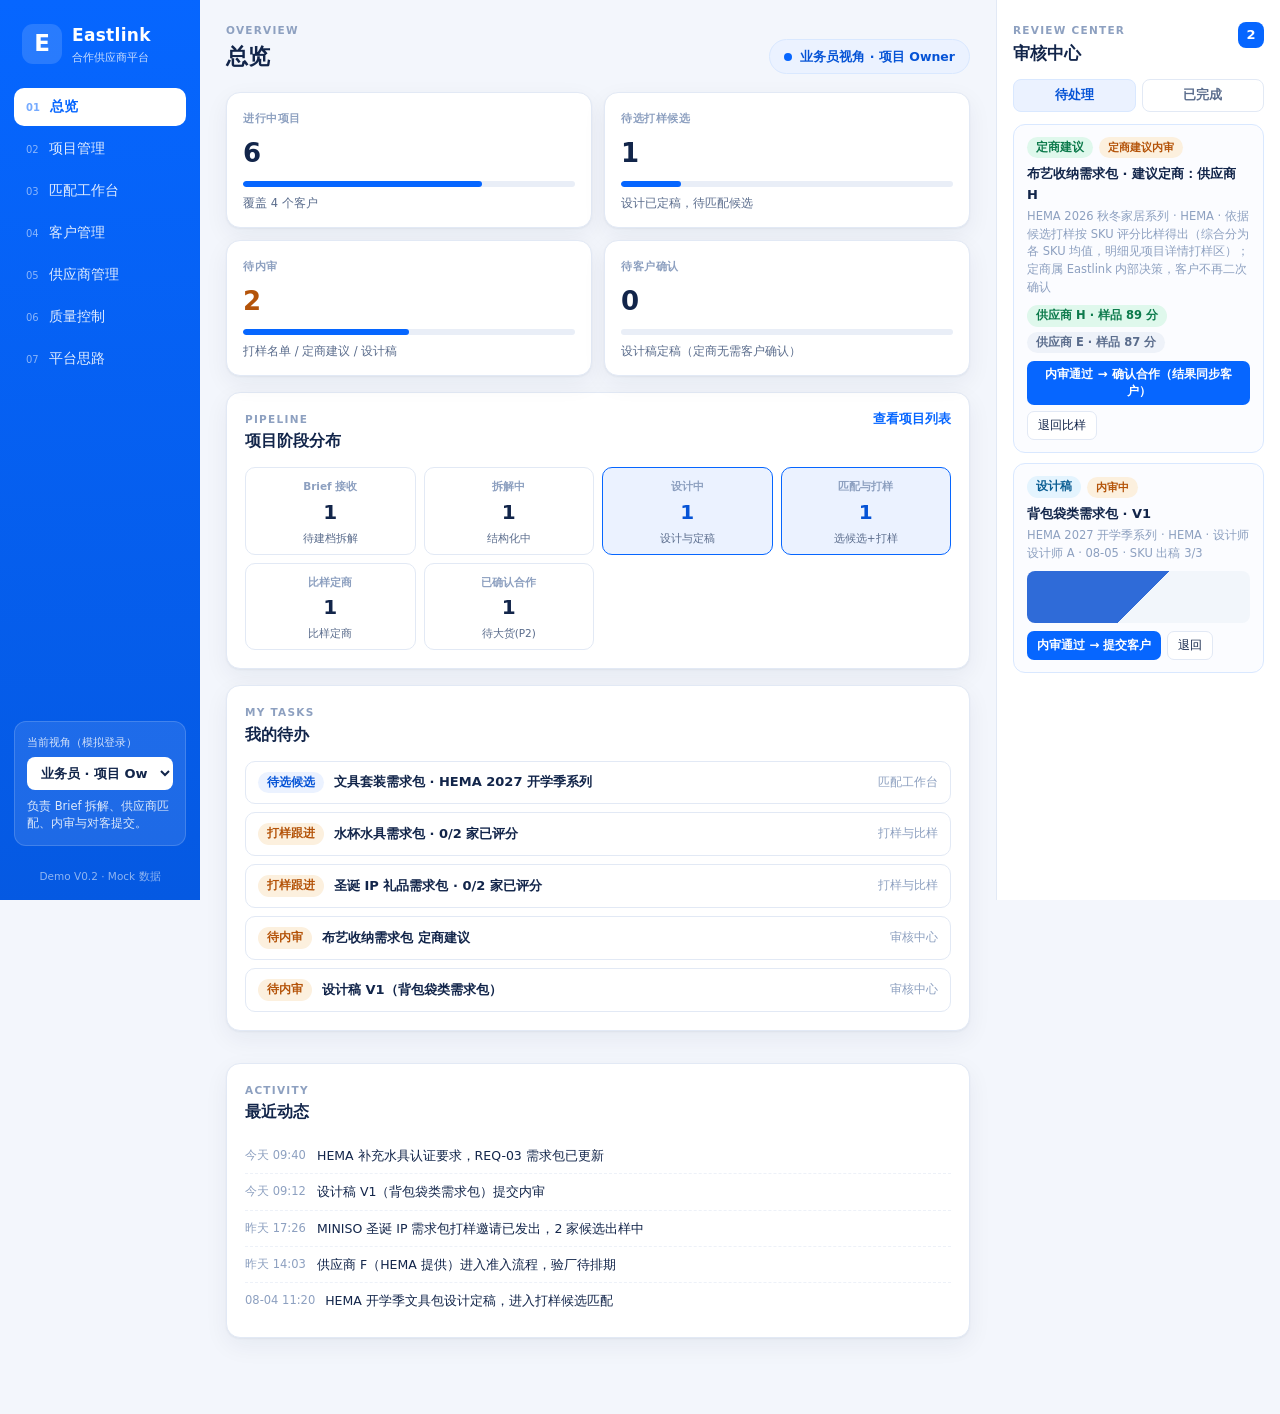
<file: index.html>
<!doctype html>
<html lang="zh-CN">
<head>
  <meta charset="utf-8">
  <meta name="viewport" content="width=device-width, initial-scale=1">
  <title>Eastlink 合作供应商平台 · Demo</title>
  <meta name="description" content="Eastlink 合作供应商平台交互原型：Brief 拆解、需求包多维度供应商匹配、设计稿协同与质量控制塔。">
  <link rel="icon" href="data:image/svg+xml,%3Csvg xmlns='http://www.w3.org/2000/svg' viewBox='0 0 32 32'%3E%3Crect width='32' height='32' rx='7' fill='%230666FF'/%3E%3Cg fill='%23fff'%3E%3Crect x='10' y='8' width='4' height='16'/%3E%3Crect x='10' y='8' width='13' height='4'/%3E%3Crect x='10' y='14.2' width='10' height='3.6'/%3E%3Crect x='10' y='20' width='13' height='4'/%3E%3C/g%3E%3C/svg%3E">
  <link rel="stylesheet" href="styles.css">
</head>
<body>
  <div class="app">

    <aside class="side">
      <div class="logo-row">
        <div class="logo-mark"><span class="logo-e">E</span></div>
        <div class="logo-text">
          <strong>Eastlink</strong>
          <span>合作供应商平台</span>
        </div>
      </div>

      <nav class="nav" id="navBox">
        <button class="nav-btn active" data-view="dashboard"><span>01</span>总览</button>
        <button class="nav-btn" data-view="projects"><span>02</span>项目管理</button>
        <button class="nav-btn" data-view="matching"><span>03</span>匹配工作台</button>
        <button class="nav-btn" data-view="clients"><span>04</span>客户管理</button>
        <button class="nav-btn" data-view="suppliers"><span>05</span>供应商管理</button>
        <button class="nav-btn" data-view="quality"><span>06</span>质量控制</button>
        <button class="nav-btn" data-view="thinking"><span>07</span>平台思路</button>
      </nav>

      <div class="role-box">
        <label for="roleSelect">当前视角（模拟登录）</label>
        <select id="roleSelect">
          <option value="sales">业务员 · 项目 Owner</option>
          <option value="management">管理层</option>
          <option value="client">客户 · HEMA</option>
          <option value="supplier">供应商 · 供应商 E</option>
        </select>
        <p id="roleHint">负责 Brief 拆解、供应商匹配、内审与对客提交。</p>
      </div>

      <div class="side-foot">Demo V0.2 · Mock 数据</div>
    </aside>

    <main class="main">
      <header class="top">
        <div>
          <p class="label" id="pageLabel">Overview</p>
          <h1 id="pageTitle">总览</h1>
        </div>
        <div class="role-banner" id="roleBanner"></div>
      </header>

      <section id="view-dashboard" class="view active"></section>

      <section id="view-projects" class="view"></section>

      <section id="view-matching" class="view"></section>

      <section id="view-clients" class="view"></section>

      <section id="view-suppliers" class="view"></section>

      <section id="view-quality" class="view"></section>

      <section id="view-thinking" class="view">
        <section class="panel frame-sheet">
          <div class="panel-head">
            <div>
              <p class="label">Framework On One Page</p>
              <h3>框架一页纸（讨论用）</h3>
              <p class="fs-sub">客户定义方向与标准，Eastlink 负责开发与执行落地</p>
            </div>
            <button class="ghost mini" data-action="fold-all">展开全部细节</button>
          </div>

          <p class="fs-cap">① 一条主线 · 四个阶段</p>
          <div class="stage-line">
            <div class="stg"><b>Stage 1</b><span>Brief → 设计定稿</span><small>Brief 接收 → 结构化拆解 → 需求包 · SKU 清单 → 产品提案（成熟结构复用 / 新结构验证）→ 设计协同</small><em>交付物：SKU 开发清单 + 定稿设计</em></div><i></i>
            <div class="stg hot"><b>Stage 2</b><span>规格 + 质量前置</span><small>规格与质量：每 SKU 一份 PSF 规格书 + PPA 测试要求，与定稿同步完成</small><em>交付物：可投产规格</em></div><i></i>
            <div class="stg"><b>Stage 3</b><span>打样 → 比价 → 定商</span><small>多维度匹配 → 打样 → 比价（同规格同口径）→ 比样定商 → 确认合作</small><em>交付物：确认的合作供应商与基准样</em></div><i></i>
            <div class="stg"><b>Stage 4</b><span>交付与包装</span><small>金样 / FS 确认 → 包装结构与刀线 → 四项就绪门全绿放行</small><em>交付物：可投产的完整交付包（P2）</em></div>
          </div>

          <p class="fs-cap">② 一句分工</p>
          <div class="fs-two">
            <div><b>客户</b>提出 Brief 需求 · 提供品牌规范细则 · 确认设计稿定稿</div>
            <div><b>Eastlink</b>拆解 · 设计 · 规格与质量 · 匹配打样 · 比价定商 · 质量放行</div>
          </div>
          <p class="muted tight">变化点：以前客户要出设计稿、写规格、定测试要求、逐轮提意见；现在只做方向、标准、确认三件事，中间的执行性工作整体前移到平台。</p>

          <p class="fs-cap">③ 三条边界</p>
          <ul class="fs-list">
            <li><b>流转最小单位是需求包</b>；SKU 是包内跟踪维度——设计出稿、规格书、打样评分、质量档案都到 SKU。</li>
            <li><b>客户只确认一次：设计稿定稿</b>；定商由 Eastlink 内审确定后同步结果，不做二次确认。</li>
            <li><b>平台管到定商与质量放行</b>；大货下单、订单跟进、包装刀线属 P2，不在本轮框架内。</li>
          </ul>

          <p class="fs-cap">④ 待业务拍板的五件事（框架级，其余都是实现细节）</p>
          <ol class="fs-open">
            <li><b>流转最小单位</b>需求包还是 SKU？有没有"一个需求包分给两家"的情况？</li>
            <li><b>承接边界</b>定商即结束，还是要管到金样、包装、大货？</li>
            <li><b>硬性门槛</b>一票否决项到底有哪些？（现假设：准入 / 品类 / 工艺三条固定）</li>
            <li><b>质量前置</b>测试要求真能与设计定稿同步定义吗？（这是本方案最强的主张）</li>
            <li><b>内审归属</b>谁审——业务员还是主管？定商结果以什么形式同步客户？</li>
          </ol>
          <p class="muted tight"><b>分期</b>：P1（本 Demo）三份主数据 + 拆解 + 匹配 + 设计协同 + 质量控制塔 + 角色权限；P2 真实后端与客户 / 供应商门户、订单跟进；P3 匹配模型自学习与 AI 拆解。</p>
          <p class="muted tight">以下为细节备料，讨论时按需展开；框架层面只看上面这一屏。</p>
        </section>

        <details class="fold">
          <summary><span class="label">Why This Platform</span><b>现状六个卡点 → 平台怎么接</b><em>为什么要做这个平台：六个现状问题与对应解法</em></summary>
          <div class="pain-grid">
            <div class="pain"><b>① 设计稿不可直接投产</b><span>AI 稿 / 文字错误 / 结构与实际产品不符，供应商反复检查修改。</span><em class="chip blue">设计协同：逐 SKU 出稿 + 内审校验</em></div>
            <div class="pain"><b>② 设计与规格对不上</b><span>设计、尺寸、材质信息不一致，来回澄清。</span><em class="chip blue">标准 PSF：规格书由平台生成，客户只确认</em></div>
            <div class="pain"><b>③ 测试要求来得太晚</b><span>样品出来后才明确测试要求，后期改规格造成返工。</span><em class="chip blue">PPA 前置：质量要求随设计定稿同步定义</em></div>
            <div class="pain"><b>④ 色样多轮返工</b><span>不同供应商、色样、材料间缺统一标准，重复打样。</span><em class="chip blue">材料与色彩资产库：Pantone 色卡 + ΔE 验收口径</em></div>
            <div class="pain"><b>⑤ 意见多但难落地</b><span>Comment 很细但缺产品与生产端经验，且不同人意见不一致。</span><em class="chip blue">审核中心：意见留痕 · 单一决策流</em></div>
            <div class="pain"><b>⑥ 人员变动知识断层</b><span>新人加入 / 休假 / 离职后，项目知识与判断标准无法延续。</span><em class="chip blue">组织知识库：标准与档案沉淀，不依赖个人</em></div>
          </div>
          <p class="muted tight"><b>问题不在于投入不够，而在于太多执行性工作压在客户侧</b>——而设计、规格、测试、打样恰恰需要大量产品 / 材料 / 工艺 / 制造知识，这正是平台方最擅长的。Right Work, Right Team.</p>
          <p class="fs-cap" style="margin-top:14px">对应第 ⑥ 条：知识沉淀在平台而不是个人</p>
          <div class="chip-row">
            <span class="chip blue">品牌智能档案</span><span class="chip blue">材料与色彩资产库</span>
            <span class="chip blue">合规验厂标准</span><span class="chip blue">PSF / PPA 标准模板</span>
            <span class="chip blue">SKU 结构沉淀（刀线库 P2）</span><span class="chip blue">审核与流转全程留痕</span>
          </div>
          <p class="muted tight">人员变动不再带走项目知识，新人接手即有完整上下文。</p>
        </details>

        <details class="fold" id="foldMap">
          <summary><span class="label">Platform Map</span><b>平台全景导图</b><em>可编辑画板：节点与连线可当场改，支持导出 JSON</em></summary>
          <div class="panel-head">
            <div><p class="label">Platform Map</p><h3>平台全景导图（可编辑画板 · 点选 / 拖动 / 双击编辑）</h3></div>
            <div class="map-legend">
              <span><i class="lg-main"></i>业务主线</span>
              <span><i class="lg-back"></i>退回 / 换选</span>
              <span><i class="lg-asset"></i>数据支撑</span>
              <span><i class="lg-role"></i>角色动作</span>
              <span class="map-savestate" id="mapSaveState">改动自动保存在本机</span>
              <button class="ghost mini" data-action="map-add-node">+ 节点</button>
              <button class="ghost mini" data-action="map-export">导出</button>
              <button class="ghost mini" data-action="map-import">导入</button>
              <button class="ghost mini" data-action="map-reset">重置</button>
              <input type="file" id="mapImportFile" accept="application/json,.json" hidden>
            </div>
          </div>
          <div class="map-wrap">
            <svg id="platformMap" viewBox="0 0 1180 620" role="img" aria-label="Eastlink 平台全景导图：上层为四个角色；中层业务主线分两行——上行 Stage 1 到 2 为 Brief 接收、结构化拆解、需求包与 SKU 清单、产品提案、设计协同、规格与质量前置，下行 Stage 3 到 4 为多维度匹配、打样、比价、比样定商、确认合作、金样与包装；下层为客户档案、供应商池、质量控制塔、项目库与流转记录五类组织知识，连线标注了流转、退回与数据供给关系"></svg>
          </div>
          <div class="map-detail" id="mapDetail"></div>
          <p class="muted tight"><b>需求包状态机</b>（导图主线在系统里的实际状态）：设计中 → 待选打样候选 → 打样名单内审 → 打样中 → 定商建议内审 → 已确认合作（结果同步客户）；设计定稿自动进入匹配，内审可退回比样 / 换选并记录原因。需求包内拆到 SKU：设计出稿、规格书、打样评分、质量档案都按 SKU 跟踪。</p>
        </details>

        <details class="fold">
          <summary><span class="label">Matching Model</span><b>匹配模型：硬性门槛 + 加权排序两层</b><em>三条固定门槛 + 两个可切换档位 + 8 维权重</em></summary>
          <div class="table-wrap">
            <table class="data-table">
              <thead><tr><th style="width:130px">硬性门槛</th><th style="width:150px">档位</th><th>说明</th></tr></thead>
              <tbody>
                <tr><td><b>准入状态</b></td><td>固定硬性</td><td>必须"已准入 / 合作中"，否则不进入候选</td></tr>
                <tr><td><b>品类覆盖</b></td><td>固定硬性</td><td>主营或兼营须覆盖需求品类</td></tr>
                <tr><td><b>工艺全覆盖</b></td><td>固定硬性</td><td>缺任一需求工艺即排除——做不了就是做不了，不存在"工艺 60 分"</td></tr>
                <tr><td><b>认证全齐</b></td><td>可切换（默认评分）</td><td>打样期间可补办认证；对严格需求可一键切为硬性排除</td></tr>
                <tr><td><b>客户验厂红线</b></td><td>可切换（默认警示）</td><td>打样可并行补审、下单前须完成；可切为硬性排除。正式版按需求包字段级配置</td></tr>
              </tbody>
            </table>
          </div>
          <p class="muted tight"><b>过了门槛之后按 8 维加权排序</b>：品类专精 20 / 认证覆盖 17 / 质量表现 15 / 交付可靠 12 / 价格竞争力 12 / 产能匹配 9 / 客户经验 8 / 风险等级 7 —— 数据全部取自供应商档案字段，权重可拖滑杆实时重排（详见匹配工作台）。</p>
          <div class="flow-note">
            <div><b>为什么分两层</b><span>工艺这类是"能不能做"的问题，属于门槛；质量价格交期是"谁做得更好"的问题，属于排序。混在一起打分会把"做不了"的供应商排进名单。</span></div>
            <div><b>门槛开关</b><span>认证与验厂红线支持现场切换硬性 / 评分档位，候选实时掉入漏斗排除名单——可当场演示两种口径的差别。</span></div>
            <div><b>比价与比样</b><span>候选按同一份定稿与规格出样并报价；质量 / 工艺还原 / 报价<b>按 SKU 逐项评分</b>，综合分为各 SKU 均值 → 生成定商建议。同规格同口径，价格才有可比性。</span></div>
          </div>
        </details>

        <details class="fold">
          <summary><span class="label">Roles</span><b>角色权限矩阵</b><em>四个角色各看到什么、能做什么</em></summary>
          <div class="table-wrap">
            <table class="data-table">
              <thead><tr><th></th><th>业务员</th><th>管理层</th><th>客户</th><th>供应商</th></tr></thead>
              <tbody>
                <tr><td><b>总览</b></td><td>全量 + 待办</td><td>全量 + 风险</td><td>仅自己项目与待确认</td><td>仅自己的合作</td></tr>
                <tr><td><b>项目管理</b></td><td>可操作</td><td>只读</td><td>仅自己项目，只读</td><td>不可见</td></tr>
                <tr><td><b>匹配工作台</b></td><td>核心操作</td><td>不开放</td><td class="dim">不可见</td><td class="dim">不可见</td></tr>
                <tr><td><b>供应商管理</b></td><td>全池</td><td>全池只读</td><td>"我提供的"全量 + "合作中的"，无内部评分</td><td>仅自己档案</td></tr>
                <tr><td><b>客户管理</b></td><td>可操作</td><td>只读</td><td class="dim">不可见</td><td class="dim">不可见</td></tr>
                <tr><td><b>审核中心</b></td><td>内审动作（含定商确认）</td><td>查看</td><td>仅设计稿定稿 / 修改意见</td><td>打样任务 / 合作通知</td></tr>
              </tbody>
            </table>
          </div>
          <p class="muted tight">原则：客户看不到供应商池全貌、内部打分与落选者；供应商看不到竞争对手。内部角色是否再拆"业务员 / 采购"两条线，见下方确认清单第 ⑤ 条。</p>
        </details>

        <details class="fold checklist">
          <summary><span class="label">Open Questions</span><b>业务待确认清单（完整版）</b><em>六组开放问题；其中框架级的五条已提到上方一页纸</em></summary>
          <div class="check-grid">
            <div><b>① Brief 承接与拆解</b><span>实际 Brief 长什么样（正式文件还是微信几句话）？拆解谁在做、按什么习惯拆？有没有一个需求包拆给两家分单的情况？</span></div>
            <div><b>② 匹配维度校准</b><span>选供应商最看重的前三个因素？有没有一票否决项（指定认证、必须验厂）？客户提供的供应商是"必须优先"还是"仅供参考"？维度数据现在记在哪？</span></div>
            <div><b>③ 内审与客户交互</b><span>Demo 当前实现：定商由 Eastlink 内审确定，客户不再二次确认。待确认：内审谁来审——业务员还是主管？定商结果以什么形式同步客户（邮件/月报/系统通知）？</span></div>
            <div><b>④ 设计与打样顺序</b><span>Demo 当前实现：先设计定稿 → 候选供应商打样 → 比样后定商。待确认：打样候选名单是否需要客户确认（Demo 假设只内审）？打样费用谁承担？</span></div>
            <div><b>⑤ 内部角色分工</b><span>谁接 Brief、谁拆解、谁选供应商、谁对客户？要不要拆成业务员 / 采购两条线？一个业务员同时跟几个项目？</span></div>
            <div><b>⑥ 现状痛点</b><span>整个流程最耗时、最容易出错的是哪一步？现在靠什么在管（Excel/微信/邮件）？最想被系统替代的是哪部分？</span></div>
          </div>
        </details>

      </section>
    </main>

    <aside class="review">
      <div class="review-head">
        <div>
          <p class="label" id="railLabel">Review Center</p>
          <h2 id="railTitle">审核中心</h2>
        </div>
        <span class="review-count" id="reviewCount">0</span>
      </div>
      <div class="review-tabs" id="railTabs">
        <button class="active" data-rtab="pending">待处理</button>
        <button data-rtab="done">已完成</button>
      </div>
      <div class="review-list" id="reviewList"></div>
    </aside>

  </div>

  <div class="modal-mask" id="briefModal"><div class="modal" id="briefModalInner"></div></div>
  <div class="modal-mask" id="fileModal"><div class="modal file-modal" id="fileModalInner"></div></div>
  <input type="file" id="fileInput" hidden>

  <div class="toast" id="toast"></div>
  <script src="app.js"></script>
</body>
</html>
</file>
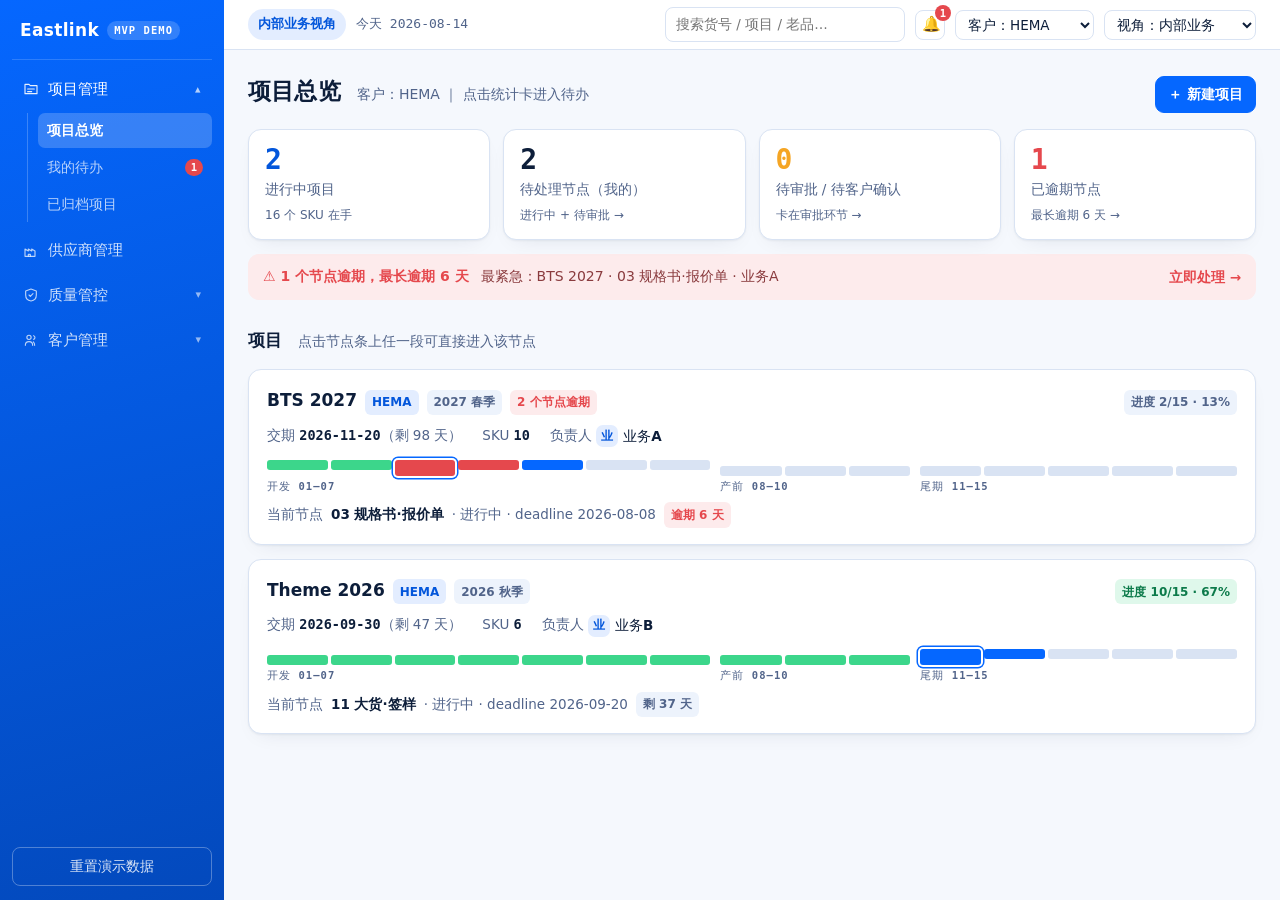
<file: eastlink-mvp.html>
<!doctype html>
<html lang="zh-CN">
<head>
<meta charset="utf-8">
<meta name="viewport" content="width=device-width, initial-scale=1">
<title>Eastlink MVP</title>
<style>
:root {
  --bg: #F5F8FD;
  --surface: #FFFFFF;
  --surface-2: #EDF3FC;
  --ink: #0D1E3A;
  --muted: #51648A;
  --line: #D9E3F3;
  --line-dash: #C7D5EC;
  --brand: #0567FF;
  --brand-ink: #0356DB;
  --brand-soft: #E3EDFF;
  --sky: #57BEEF;
  --sky-soft: #E3F4FD;
  --sky-text: #0C6DA6;
  --mint: #3CD68B;
  --mint-soft: #DFF8EB;
  --mint-text: #0C7A4A;
  --red: #E5484D;
  --red-soft: #FDEBEC;
  --amber: #F5A524;
  --amber-soft: #FDF3DF;
  --shadow: 0 1px 2px rgba(13,30,58,.05), 0 8px 22px -12px rgba(13,30,58,.13);
  --mono: ui-monospace, "SF Mono", SFMono-Regular, Menlo, Consolas, monospace;
}
* { box-sizing: border-box; }
html { -webkit-text-size-adjust: 100%; }
body {
  margin: 0;
  background: var(--bg);
  color: var(--ink);
  font: 400 15px/1.7 -apple-system, "SF Pro SC", "PingFang SC", "Hiragino Sans GB", "Source Han Sans SC", "Noto Sans CJK SC", "Microsoft YaHei", system-ui, sans-serif;
}
a { color: var(--brand-ink); text-decoration: none; }
button { font: inherit; cursor: pointer; }
input, select, textarea { font: inherit; color: var(--ink); }
:focus-visible { outline: 2px solid var(--brand); outline-offset: 1px; border-radius: 4px; }
.mono { font-family: var(--mono); font-variant-numeric: tabular-nums; }

/* ---------- shell: sidebar + main ---------- */
.shell { display: flex; min-height: 100vh; }
.sidebar {
  flex: 0 0 224px;
  position: sticky;
  top: 0;
  height: 100vh;
  background: linear-gradient(165deg, #0567FF 0%, #0349BC 100%);
  color: #fff;
  display: flex;
  flex-direction: column;
  padding: 16px 12px 14px;
  z-index: 40;
}
.side-brand {
  display: flex;
  align-items: center;
  gap: 8px;
  font-weight: 800;
  font-size: 17px;
  letter-spacing: .02em;
  padding: 0 8px 14px;
  margin-bottom: 8px;
  border-bottom: 1px solid rgba(255,255,255,.16);
}
.logo-tag { font: 650 10.5px/1 var(--mono); letter-spacing: .1em; background: rgba(255,255,255,.18); border-radius: 999px; padding: 4px 7px; }
.side-nav { display: flex; flex-direction: column; gap: 2px; }
.side-nav a {
  position: relative;
  display: flex;
  align-items: center;
  gap: 9px;
  padding: 9px 11px;
  border-radius: 9px;
  color: rgba(255,255,255,.82);
  font-size: 14.5px;
  font-weight: 550;
}
.side-nav a svg { flex: 0 0 16px; width: 16px; height: 16px; opacity: .9; }
.side-nav a:hover { background: rgba(255,255,255,.12); color: #fff; text-decoration: none; }
.side-nav a.on { background: rgba(255,255,255,.18); color: #fff; font-weight: 700; }
.side-nav a.on::before {
  content: "";
  position: absolute;
  left: -12px;
  top: 50%;
  transform: translateY(-50%);
  width: 3px;
  height: 18px;
  border-radius: 0 3px 3px 0;
  background: #fff;
}
.side-nav a.on svg { opacity: 1; }
.side-group { display: flex; flex-direction: column; }
.side-parent .chev { margin-left: auto; font-size: 11px; opacity: .7; transition: transform .15s ease; }
.side-group.open .side-parent .chev { transform: rotate(180deg); }
.side-nav a.grp-on { color: #fff; }
.side-subs {
  display: none;
  flex-direction: column;
  gap: 1px;
  margin: 2px 0 5px 15px;
  padding-left: 10px;
  border-left: 1px solid rgba(255,255,255,.22);
}
.side-group.open .side-subs { display: flex; }
.side-nav a.sub { padding: 6.5px 9px; font-size: 13.5px; border-radius: 7px; color: rgba(255,255,255,.72); }
.side-nav a.sub.on { background: rgba(255,255,255,.2); color: #fff; font-weight: 650; }
.side-nav a.sub.on::before { display: none; }
.sub-badge {
  margin-left: auto;
  background: var(--red);
  color: #fff;
  font: 700 10.5px/1 var(--mono);
  border-radius: 999px;
  padding: 3px 6px;
}
.side-foot { margin-top: auto; padding-top: 12px; }
.btn-reset {
  width: 100%;
  background: transparent;
  color: rgba(255,255,255,.85);
  border: 1px solid rgba(255,255,255,.3);
  border-radius: 8px;
  padding: 7px 10px;
  font-size: 13.5px;
}
.btn-reset:hover { background: rgba(255,255,255,.12); }
.main { flex: 1; min-width: 0; }
.mainbar {
  position: sticky;
  top: 0;
  z-index: 30;
  height: 50px;
  background: var(--surface);
  border-bottom: 1px solid var(--line);
  display: flex;
  align-items: center;
  gap: 10px;
  padding: 0 24px;
}
.mainbar .spacer { flex: 1; }
.mainbar select {
  background: #fff;
  color: var(--ink);
  border: 1px solid var(--line);
  border-radius: 8px;
  padding: 5px 8px;
  font-size: 13.5px;
}
.mainbar select:hover { border-color: var(--brand); }
.role-badge {
  font-size: 13px;
  font-weight: 650;
  border-radius: 999px;
  padding: 4px 10px;
  background: var(--brand-soft);
  color: var(--brand-ink);
}
.role-badge.r-client { background: var(--sky-soft); color: var(--sky-text); }
.role-badge.r-manager { background: var(--mint-soft); color: var(--mint-text); }
.mainbar .today { font-size: 13px; color: var(--muted); }

/* ---------- layout ---------- */
.view { max-width: 1180px; margin: 0 auto; padding: 22px 24px 80px; }
.page-head { display: flex; flex-wrap: wrap; align-items: baseline; gap: 10px 16px; margin-bottom: 16px; }
.page-head h1 { margin: 0; font-size: 23px; font-weight: 750; letter-spacing: .01em; }
.page-head .sub { color: var(--muted); font-size: 14px; }
.page-head .spacer { flex: 1; }
.crumb { font-size: 13px; color: var(--muted); margin: 3px 0 10px; }
.crumb a { color: var(--muted); }
.crumb a:hover { color: var(--brand-ink); }
.crumb b { color: var(--ink); font-weight: 600; }

/* ---------- cards & stats ---------- */
.card {
  background: var(--surface);
  border: 1px solid var(--line);
  border-radius: 13px;
  padding: 16px 18px;
  box-shadow: var(--shadow);
}
.card h3 { margin: 0 0 10px; font-size: 15.5px; font-weight: 700; display: flex; align-items: center; gap: 8px; }
.grid { display: grid; gap: 13px; }
.g4 { grid-template-columns: repeat(4, 1fr); }
.g3 { grid-template-columns: repeat(3, 1fr); }
.g2 { grid-template-columns: 1fr 1fr; }
.mt { margin-top: 14px; }
.statcard { padding: 14px 16px; }
.statcard .num { font: 750 28px/1.15 var(--mono); letter-spacing: -.01em; }
.statcard .lbl { color: var(--muted); font-size: 13.5px; margin-top: 2px; }
.statcard.warn .num { color: var(--red); }
.statcard.brand .num { color: var(--brand-ink); }
.statcard.mint .num { color: var(--mint-text); }

/* ---------- pills / chips / badges ---------- */
.pill {
  display: inline-flex;
  align-items: center;
  gap: 5px;
  font-size: 12.5px;
  font-weight: 650;
  border-radius: 999px;
  padding: 3px 9px;
  white-space: nowrap;
}
.pill::before { content: ""; width: 6px; height: 6px; border-radius: 50%; background: currentColor; }
.pill.s-pending { background: var(--surface-2); color: var(--muted); }
.pill.s-in_progress { background: var(--brand-soft); color: var(--brand-ink); }
.pill.s-review { background: var(--amber-soft); color: #9A6A0B; }
.pill.s-done { background: var(--mint-soft); color: var(--mint-text); }
.pill.s-overdue { background: var(--red-soft); color: var(--red); }
.tag {
  display: inline-block;
  font-size: 12px;
  font-weight: 600;
  border-radius: 6px;
  padding: 2.5px 7px;
  background: var(--surface-2);
  color: var(--muted);
  white-space: nowrap;
}
.tag.b { background: var(--brand-soft); color: var(--brand-ink); }
.tag.k { background: var(--sky-soft); color: var(--sky-text); }
.tag.m { background: var(--mint-soft); color: var(--mint-text); }
.tag.r { background: var(--red-soft); color: var(--red); }
.tag.a { background: var(--amber-soft); color: #9A6A0B; }
.avatar {
  display: inline-grid;
  place-items: center;
  width: 22px;
  height: 22px;
  border-radius: 7px;
  background: var(--brand-soft);
  color: var(--brand-ink);
  font-size: 12px;
  font-weight: 750;
  vertical-align: -5px;
  margin-right: 5px;
}
.who { display: inline-flex; align-items: center; font-size: 13.5px; color: var(--ink); font-weight: 550; margin-right: 10px; }

/* ---------- buttons ---------- */
.btn {
  display: inline-flex;
  align-items: center;
  gap: 6px;
  border-radius: 9px;
  border: 1px solid var(--line);
  background: var(--surface);
  color: var(--ink);
  font-size: 13.5px;
  font-weight: 600;
  padding: 6px 12px;
}
.btn:hover { border-color: var(--brand); color: var(--brand-ink); }
.btn.pri { background: var(--brand); border-color: var(--brand); color: #fff; }
.btn.pri:hover { background: var(--brand-ink); color: #fff; }
.btn.mint { background: var(--mint-soft); border-color: var(--mint); color: var(--mint-text); }
.btn.danger { background: var(--red-soft); border-color: transparent; color: var(--red); }
.btn.ghost { background: transparent; }
.btn.sm { padding: 3.5px 9px; font-size: 13px; border-radius: 7px; }
.btn[disabled] { opacity: .45; cursor: not-allowed; pointer-events: none; }
.btnrow { display: flex; flex-wrap: wrap; gap: 8px; align-items: center; }

/* ---------- tables ---------- */
.tbl-wrap { overflow-x: auto; border: 1px solid var(--line); border-radius: 11px; background: var(--surface); }
table.tbl { width: 100%; border-collapse: collapse; font-size: 14px; min-width: 700px; }
.tbl th {
  text-align: left;
  font-size: 12.5px;
  font-weight: 650;
  letter-spacing: .04em;
  color: var(--muted);
  background: var(--surface-2);
  padding: 8px 12px;
  white-space: nowrap;
}
.tbl td { padding: 9px 12px; border-top: 1px solid var(--line); vertical-align: top; }
.tbl tr:hover td { background: #FAFCFF; }
.tbl .num { font-family: var(--mono); font-variant-numeric: tabular-nums; }
.tbl input, .tbl select { max-width: 160px; }

/* ---------- forms ---------- */
input.ipt, select.ipt, textarea.ipt {
  width: 100%;
  border: 1px solid var(--line);
  border-radius: 8px;
  padding: 6px 9px;
  font-size: 14px;
  background: #fff;
}
textarea.ipt { resize: vertical; min-height: 60px; }
input.ipt:focus, textarea.ipt:focus, select.ipt:focus { border-color: var(--brand); outline: none; }
/* 特异性须压过 input.ipt / select.ipt 的 width:100% */
input.ipt-inline, select.ipt-inline, textarea.ipt-inline { width: auto; }
.filterbar { display: flex; flex-wrap: wrap; gap: 8px; align-items: center; margin-bottom: 13px; }
.filterbar .ipt { width: auto; min-width: 130px; }
.filterbar .search { min-width: 200px; }

/* ---------- project card ---------- */
.proj-card { cursor: pointer; transition: border-color .15s ease; }
.proj-card:hover { border-color: var(--brand); }
.proj-card .top { display: flex; align-items: baseline; gap: 10px; }
.proj-card .name { font-size: 16.5px; font-weight: 750; }
.proj-card .meta { color: var(--muted); font-size: 13.5px; margin: 6px 0 10px; display: flex; flex-wrap: wrap; gap: 4px 14px; }
.mini-flow { display: flex; gap: 3px; }
.mini-flow i {
  height: 8px;
  flex: 1;
  border-radius: 3px;
}
/* 通用进度段配色（.mini-flow i 与 .seg 共用）——各状态类特异性保持一致，
   故容器不设默认 background，未开始由 .f-pending 显式着色 */
.f-pending { background: var(--line); }
.f-done { background: var(--mint); }
.f-in_progress { background: var(--brand); }
.f-review { background: var(--amber); }
.f-overdue { background: var(--red); }

/* ---------- home: 统计卡筛选 / 风险条 / 项目行 ---------- */
.statcard.click { cursor: pointer; transition: border-color .15s ease; }
.statcard.click:hover { border-color: var(--brand); }
.statcard.on { border-color: var(--brand); box-shadow: 0 0 0 1px var(--brand), var(--shadow); }
.statcard .hint { font-size: 12px; color: var(--muted); margin-top: 4px; }
.riskbar {
  display: flex;
  flex-wrap: wrap;
  align-items: center;
  gap: 6px 12px;
  background: var(--red-soft);
  color: var(--red);
  border-radius: 11px;
  padding: 11px 15px;
  font-size: 14px;
  font-weight: 600;
  cursor: pointer;
}
.riskbar .go { margin-left: auto; font-size: 13.5px; font-weight: 650; }
.riskbar .cool { color: #8A3B3E; font-weight: 500; }
.prow { cursor: pointer; transition: border-color .15s ease; }
.prow:hover { border-color: var(--brand); }
.prow-head { display: flex; flex-wrap: wrap; align-items: baseline; gap: 8px; }
.prow-head .name { font-size: 17px; font-weight: 750; }
.prow-meta {
  display: flex;
  flex-wrap: wrap;
  gap: 4px 20px;
  color: var(--muted);
  font-size: 13.5px;
  margin: 9px 0 12px;
}
.prow-meta b { color: var(--ink); font-family: var(--mono); font-weight: 650; }
.prow-meta b.over { color: var(--red); }
.flowbar { display: flex; gap: 10px; align-items: flex-end; }
.flowbar .grp { display: flex; gap: 3px; }
.flowbar .grp.g-dev { flex: 7; }
.flowbar .grp.g-pre { flex: 3; }
.flowbar .grp.g-end { flex: 5; }
.seg {
  position: relative;
  flex: 1;
  height: 10px;
  border-radius: 3px;
  cursor: pointer;
  transition: transform .12s ease;
}
.seg:hover { transform: scaleY(1.5); }
.seg.cur {
  height: 16px;
  box-shadow: 0 0 0 2px var(--surface), 0 0 0 3.5px var(--brand);
}
.flow-legend {
  display: flex;
  flex-wrap: wrap;
  gap: 4px 8px;
  align-items: center;
  margin-top: 11px;
  font-size: 13.5px;
  color: var(--muted);
}
.flow-legend b { color: var(--ink); }
.phase-ticks {
  display: flex;
  gap: 10px;
  margin-top: 5px;
  font: 550 10.5px/1 var(--mono);
  letter-spacing: .1em;
  color: var(--muted);
  text-transform: uppercase;
}
.phase-ticks span.g-dev { flex: 7; }
.phase-ticks span.g-pre { flex: 3; }
.phase-ticks span.g-end { flex: 5; }
.todo-head { display: flex; flex-wrap: wrap; align-items: center; gap: 10px; margin-bottom: 4px; }
.todo-head .tabs { margin: 0 0 0 auto; border: 0; }
.todo-head .tabs button { padding: 5px 11px; font-size: 13.5px; }

/* ---------- todo list ---------- */
.todo-item {
  display: flex;
  align-items: center;
  gap: 10px;
  padding: 9px 4px;
  border-top: 1px dashed var(--line-dash);
  cursor: pointer;
  font-size: 14px;
}
.todo-item:first-of-type { border-top: 0; }
.todo-item:hover .t-name { color: var(--brand-ink); }
.todo-item .t-name { font-weight: 600; }
.todo-item .t-proj { color: var(--muted); font-size: 13px; }
.todo-item .t-dl { margin-left: auto; font-family: var(--mono); font-size: 13px; color: var(--muted); white-space: nowrap; }
.todo-item .t-dl.over { color: var(--red); font-weight: 700; }

/* ---------- workflow lanes ---------- */
.lanes { display: grid; gap: 0; }
.lane { padding: 12px 0; }
.lane + .lane { border-top: 1px dashed var(--line-dash); }
.lane-tag { display: flex; align-items: center; gap: 7px; font-size: 13.5px; font-weight: 700; margin-bottom: 9px; }
.lane-tag i { width: 10px; height: 10px; border-radius: 2.5px; }
.lane-tag span { font: 550 11px/1 var(--mono); letter-spacing: .1em; color: var(--muted); text-transform: uppercase; }
.lane.ph-dev .lane-tag i { background: var(--brand); }
.lane.ph-pre .lane-tag i { background: var(--sky); }
.lane.ph-end .lane-tag i { background: var(--mint); }
.lane-chips { display: flex; flex-wrap: wrap; gap: 8px 6px; align-items: stretch; }
.nchip {
  display: flex;
  flex-direction: column;
  gap: 3px;
  min-width: 118px;
  border: 1px solid var(--line);
  border-radius: 10px;
  background: var(--surface-2);
  padding: 7px 10px;
  cursor: pointer;
  transition: border-color .15s ease;
}
.nchip:hover { border-color: var(--brand); }
.nchip.cur { border-color: var(--brand); box-shadow: 0 0 0 1px var(--brand); background: var(--brand-soft); }
.nchip.disabled { cursor: default; }
.nchip.disabled:hover { border-color: var(--line); }
.nchip .l1 { display: flex; align-items: center; gap: 6px; font-size: 13.5px; font-weight: 700; }
.nchip .no {
  display: inline-grid;
  place-items: center;
  width: 19px;
  height: 19px;
  border-radius: 5px;
  color: #fff;
  font: 700 11px/1 var(--mono);
}
.ph-dev .nchip .no { background: var(--brand); }
.ph-pre .nchip .no { background: var(--sky); color: #08405F; }
.ph-end .nchip .no { background: var(--mint); color: #06331F; }
.nchip .l2 { display: flex; align-items: center; gap: 6px; font-size: 11.5px; color: var(--muted); font-family: var(--mono); }
.dot { width: 7px; height: 7px; border-radius: 50%; display: inline-block; }
.dot.s-pending { background: var(--line-dash); }
.dot.s-in_progress { background: var(--brand); }
.dot.s-review { background: var(--amber); }
.dot.s-done { background: var(--mint); }
.nchip .over { color: var(--red); font-weight: 700; }
.hintbar {
  display: flex;
  flex-wrap: wrap;
  gap: 8px 14px;
  align-items: center;
  background: var(--brand-soft);
  border-radius: 10px;
  padding: 10px 14px;
  font-size: 14px;
  margin-top: 13px;
}
.hintbar b { color: var(--brand-ink); }
.hintbar.warn { background: var(--red-soft); }
.hintbar.warn b { color: var(--red); }

/* ---------- node detail ---------- */
.kv { font-size: 13.5px; color: var(--muted); }
.kv b { color: var(--ink); font-family: var(--mono); font-weight: 650; }
.kv b.over { color: var(--red); }
.sec-title {
  font-size: 12.5px;
  font-weight: 700;
  letter-spacing: .08em;
  color: var(--muted);
  text-transform: uppercase;
  margin: 0 0 8px;
  font-family: var(--mono);
}
.file-item {
  display: flex;
  align-items: center;
  gap: 8px;
  font-size: 13.5px;
  padding: 6px 9px;
  border: 1px dashed var(--line-dash);
  border-radius: 8px;
  color: var(--muted);
  margin-bottom: 6px;
}
.chk { display: flex; align-items: flex-start; gap: 8px; padding: 5px 0; font-size: 14px; cursor: pointer; }
.chk input { margin-top: 3px; accent-color: var(--brand); }
.chk.done span { color: var(--muted); text-decoration: line-through; }
.cmt { border-top: 1px dashed var(--line-dash); padding: 9px 0; font-size: 14px; }
.cmt:first-of-type { border-top: 0; }
.cmt .h { display: flex; align-items: center; gap: 8px; margin-bottom: 3px; }
.cmt .t { color: var(--muted); font-size: 12px; font-family: var(--mono); margin-left: auto; }
.cmt p { margin: 0; color: #3E4F6E; }
.ver { display: flex; gap: 10px; align-items: baseline; padding: 7px 0; border-top: 1px dashed var(--line-dash); font-size: 13.5px; }
.ver:first-of-type { border-top: 0; }
.ver .v { font: 700 12px/1.6 var(--mono); color: var(--brand-ink); min-width: 42px; }
.ver .d { color: var(--muted); font-family: var(--mono); font-size: 12px; margin-left: auto; white-space: nowrap; }
.reject-box { margin-top: 8px; }

/* ---------- psf ---------- */
.psf-bar { display: flex; flex-wrap: wrap; gap: 8px; align-items: center; margin-bottom: 13px; }
.lang-toggle { display: inline-flex; border: 1px solid var(--line); border-radius: 9px; overflow: hidden; }
.lang-toggle button { border: 0; background: var(--surface); padding: 5px 13px; font-size: 13.5px; font-weight: 650; color: var(--muted); }
.lang-toggle button.on { background: var(--brand); color: #fff; }
.psf-sec { margin-top: 14px; }
.psf-sec .tbl td input.cell {
  width: 100%;
  border: 1px solid transparent;
  background: transparent;
  border-radius: 6px;
  padding: 3px 6px;
  font-size: 14px;
}
.psf-sec .tbl td input.cell:hover { border-color: var(--line); background: #fff; }
.psf-sec .tbl td input.cell:focus { border-color: var(--brand); background: #fff; outline: none; }
.psf-sec .tbl td input.cell[disabled] { color: var(--ink); opacity: 1; }
tr.critical td { background: var(--red-soft) !important; }
tr.critical td:first-child { border-left: 3px solid var(--red); }
.badge-final {
  background: var(--mint);
  color: #06331F;
  font: 750 11.5px/1 var(--mono);
  letter-spacing: .08em;
  border-radius: 999px;
  padding: 5px 10px;
}
.badge-lock { background: var(--surface-2); color: var(--muted); font-size: 12.5px; border-radius: 999px; padding: 4px 10px; font-weight: 650; }

/* ---------- side panel ---------- */
.panel-mask { position: fixed; inset: 0; background: rgba(9,20,45,.35); z-index: 60; }
.panel {
  position: fixed;
  top: 0; right: 0; bottom: 0;
  width: min(460px, 94vw);
  background: var(--surface);
  z-index: 61;
  box-shadow: -12px 0 40px rgba(9,20,45,.18);
  display: flex;
  flex-direction: column;
}
.panel .p-head { padding: 14px 18px; border-bottom: 1px solid var(--line); display: flex; align-items: center; gap: 10px; }
.panel .p-head h3 { margin: 0; font-size: 15px; }
.panel .p-body { padding: 14px 18px; overflow-y: auto; flex: 1; }
.panel .p-foot { padding: 12px 18px; border-top: 1px solid var(--line); display: flex; gap: 8px; justify-content: flex-end; }
.x { margin-left: auto; border: 0; background: var(--surface-2); border-radius: 8px; width: 28px; height: 28px; font-size: 15px; color: var(--muted); }
.sup-row { border: 1px solid var(--line); border-radius: 10px; padding: 10px 12px; margin-bottom: 9px; display: flex; gap: 10px; align-items: flex-start; }
.sup-row.on { border-color: var(--brand); background: var(--brand-soft); }
.sup-row input { margin-top: 3px; accent-color: var(--brand); }
.sup-row .s-name { font-weight: 700; font-size: 14.5px; }
.sup-row .s-meta { color: var(--muted); font-size: 13px; margin-top: 2px; display: flex; flex-wrap: wrap; gap: 3px 10px; }

/* ---------- overlay / sheet ---------- */
.ovl { position: fixed; inset: 0; background: rgba(9,20,45,.45); z-index: 70; overflow-y: auto; padding: 30px 16px; }
.sheet {
  background: #fff;
  max-width: 880px;
  margin: 0 auto;
  border-radius: 14px;
  padding: 28px 32px;
  box-shadow: 0 24px 70px rgba(9,20,45,.3);
  color: #0D1E3A;
}
.sheet-head { display: flex; align-items: center; gap: 12px; border-bottom: 2px solid #0567FF; padding-bottom: 12px; margin-bottom: 16px; }
.sheet-head h2 { margin: 0; font-size: 19px; }
.sheet-head .mk { display: flex; gap: 5px; }
.sheet-head .mk i { width: 12px; height: 12px; border-radius: 3px; display: block; }
.sheet-head .mk i:first-child { background: #57BEEF; }
.sheet-head .mk i:last-child { background: #3CD68B; }
.sheet-sub { color: #51648A; font-size: 13px; margin: -10px 0 14px; }
.ovl-actions { max-width: 880px; margin: 0 auto 12px; display: flex; justify-content: flex-end; gap: 8px; }
.ovl-actions .btn { background: #fff; }
.slide { border: 1px solid var(--line); border-radius: 12px; padding: 16px; display: flex; flex-direction: column; gap: 8px; align-items: center; text-align: center; }
.slide .ph { font-size: 44px; background: var(--surface-2); border-radius: 10px; width: 100%; padding: 22px 0; }
.slide .a { font: 700 13px/1.4 var(--mono); color: var(--brand-ink); }
.slide .p { font-size: 13.5px; color: var(--muted); }
.spin {
  width: 26px; height: 26px;
  border: 3px solid var(--brand-soft);
  border-top-color: var(--brand);
  border-radius: 50%;
  animation: sp 0.8s linear infinite;
  margin: 20px auto;
}
@keyframes sp { to { transform: rotate(360deg); } }
.raw {
  background: #0D1E3A;
  color: #C9DAF7;
  font: 12px/1.7 var(--mono);
  border-radius: 10px;
  padding: 14px 16px;
  white-space: pre-wrap;
  max-height: 220px;
  overflow-y: auto;
}

/* ---------- matrix (dashboard) ---------- */
.matrix-wrap { overflow-x: auto; }
.matrix { border-collapse: collapse; font-size: 13px; min-width: 760px; width: 100%; }
.matrix th { font: 650 11px/1.3 var(--mono); color: var(--muted); padding: 5px 3px; text-align: center; }
.matrix td { padding: 4px 3px; }
.matrix td.pname { font-weight: 700; font-size: 14px; white-space: nowrap; padding-right: 12px; }
.mcell {
  height: 26px;
  border-radius: 6px;
  background: var(--surface-2);
  display: grid;
  place-items: center;
  font: 650 10.5px/1 var(--mono);
  color: transparent;
  cursor: pointer;
}
.mcell.s-done { background: var(--mint); color: #06331F; }
.mcell.s-in_progress { background: var(--brand); color: #fff; }
.mcell.s-review { background: var(--amber); color: #5B3E06; }
.mcell.ov { box-shadow: inset 0 0 0 2px var(--red); }
.legend { display: flex; flex-wrap: wrap; gap: 14px; font-size: 13px; color: var(--muted); margin-top: 10px; }
.legend i { width: 12px; height: 12px; border-radius: 4px; display: inline-block; vertical-align: -2px; margin-right: 5px; }

/* ---------- tabs ---------- */
.tabs { display: flex; gap: 4px; border-bottom: 1px solid var(--line); margin-bottom: 14px; }
.tabs button {
  border: 0;
  background: transparent;
  padding: 8px 14px;
  font-size: 14.5px;
  font-weight: 650;
  color: var(--muted);
  border-bottom: 2px solid transparent;
  margin-bottom: -1px;
}
.tabs button.on { color: var(--brand-ink); border-bottom-color: var(--brand); }

/* ---------- clients ---------- */
.swatches { display: flex; gap: 6px; }
.swatches i { width: 26px; height: 26px; border-radius: 7px; border: 1px solid var(--line); }
.prod-grid { display: grid; grid-template-columns: repeat(4, 1fr); gap: 12px; }
.prod {
  border: 1px solid var(--line);
  border-radius: 11px;
  background: var(--surface);
  padding: 12px;
  cursor: pointer;
  transition: border-color .15s ease;
}
.prod:hover { border-color: var(--brand); }
.prod .ph { font-size: 36px; text-align: center; background: var(--surface-2); border-radius: 9px; padding: 14px 0; margin-bottom: 8px; }
.prod .a { font: 700 12px/1.5 var(--mono); color: var(--brand-ink); }
.prod .n { font-weight: 650; font-size: 14px; }
.prod .m { color: var(--muted); font-size: 12.5px; }

/* ---------- client (HEMA) view ---------- */
.confirm-card { border: 1px solid var(--amber); background: var(--amber-soft); border-radius: 12px; padding: 14px 16px; }
.confirm-card h4 { margin: 0 0 6px; font-size: 15px; }
.confirm-card p { margin: 0 0 10px; font-size: 13.5px; color: #6B4E0E; }
.client-banner {
  background: var(--sky-soft);
  color: var(--sky-text);
  border-radius: 10px;
  padding: 9px 14px;
  font-size: 13.5px;
  font-weight: 600;
  margin-bottom: 14px;
}

/* ---------- toast ---------- */
#toast-root { position: fixed; bottom: 24px; left: 50%; transform: translateX(-50%); z-index: 90; display: grid; gap: 8px; }
.toast {
  background: #0D1E3A;
  color: #fff;
  border-radius: 10px;
  padding: 10px 18px;
  font-size: 14px;
  box-shadow: 0 12px 30px rgba(9,20,45,.35);
  animation: tin .2s ease;
}
.toast.ok { background: #0C7A4A; }
@keyframes tin { from { opacity: 0; transform: translateY(8px); } }

.empty { color: var(--muted); font-size: 14px; padding: 18px 0; text-align: center; }
.note-strip { background: var(--surface-2); border-radius: 9px; padding: 8px 12px; font-size: 13px; color: var(--muted); }

/* ---------- 文件上传 / 照片墙 / 档案编辑 ---------- */
.file-item .del {
  margin-left: 6px;
  border: 0;
  background: transparent;
  color: var(--muted);
  cursor: pointer;
  font-size: 13px;
  padding: 2px 4px;
}
.file-item .del:hover { color: var(--red); }
.file-item .fmeta { margin-left: auto; font: 500 12px/1.4 var(--mono); color: var(--muted); white-space: nowrap; }
.prod .ph.img { padding: 0; overflow: hidden; height: 88px; }
.prod .ph.img img { width: 100%; height: 100%; object-fit: cover; display: block; }
.tag .tx { margin-left: 5px; cursor: pointer; opacity: .65; }
.tag .tx:hover { opacity: 1; }
.add-row { display: flex; gap: 6px; margin-top: 9px; align-items: center; }
.add-row .ipt { max-width: 200px; }

/* ---------- 业务环节 SOP ---------- */
.sop-item { border-top: 1px dashed var(--line-dash); padding: 11px 2px; }
.sop-item:first-of-type { border-top: 0; }
.sop-head { display: flex; flex-wrap: wrap; align-items: center; gap: 7px 10px; cursor: pointer; }
.sop-head:hover .sop-name { color: var(--brand-ink); }
.sop-name { font-weight: 650; font-size: 14px; }
.sop-when {
  font-size: 12.5px;
  color: var(--sky-text);
  background: var(--sky-soft);
  border-radius: 6px;
  padding: 3px 8px;
}
.sop-toggle { margin-left: auto; font-size: 12.5px; color: var(--muted); white-space: nowrap; }
.sop-body { margin-top: 9px; padding-left: 2px; }
.sop-note {
  position: relative;
  padding-left: 17px;
  font-size: 13.5px;
  line-height: 1.7;
  color: #3E4F6E;
  margin: 5px 0;
}
.sop-note::before {
  content: "";
  position: absolute;
  left: 3px;
  top: 9px;
  width: 6px;
  height: 6px;
  border-radius: 2px;
  background: var(--brand);
  opacity: .6;
}
.sop-note.warn { color: #9A3B3E; }
.sop-note.warn::before { background: var(--red); opacity: 1; }
.sop-path {
  display: flex;
  align-items: center;
  gap: 7px;
  margin-top: 7px;
  background: var(--surface-2);
  border-radius: 7px;
  padding: 6px 10px;
  font: 500 11.5px/1.5 var(--mono);
  color: var(--muted);
  word-break: break-all;
}
.sop-path b { color: var(--ink); font-weight: 650; flex: 0 0 auto; }
.sop-path button { margin-left: auto; flex: 0 0 auto; }
.sop-card { border-left: 3px solid var(--brand); }
.sop-card.ph-pre { border-left-color: var(--sky); }
.sop-card.ph-end { border-left-color: var(--mint); }

/* ---------- 表单行 / 选择芯片 ---------- */
.form-row { display: grid; grid-template-columns: 92px 1fr; gap: 8px; align-items: center; margin-bottom: 9px; font-size: 14px; }
.form-row > label { color: var(--muted); font-size: 13.5px; }
.chip-select { display: flex; flex-wrap: wrap; gap: 6px; }
label.pick {
  border: 1px solid var(--line);
  border-radius: 8px;
  padding: 4px 9px;
  font-size: 13px;
  cursor: pointer;
  color: var(--muted);
}
label.pick input { margin-right: 4px; accent-color: var(--brand); }
label.pick.on { border-color: var(--brand); background: var(--brand-soft); color: var(--brand-ink); }
.sku-row { display: grid; grid-template-columns: 104px 1fr 140px 96px 30px; gap: 7px; align-items: center; margin-bottom: 7px; }
.sku-row .art { font: 650 12px/1.4 var(--mono); color: var(--brand-ink); }

/* ---------- 客户档案 ---------- */
.kfacts { display: grid; grid-template-columns: 1fr 1fr; gap: 7px 14px; font-size: 13.5px; margin-top: 10px; }
.kfacts span { color: var(--muted); }
.kfacts b { color: var(--ink); font-weight: 650; margin-left: 5px; }
.color-grid { display: grid; grid-template-columns: 1fr 1fr; gap: 8px; }
.color-item { display: flex; gap: 9px; align-items: center; border: 1px solid var(--line); border-radius: 9px; padding: 7px 9px; }
.color-item i { width: 30px; height: 30px; border-radius: 7px; border: 1px solid var(--line); flex: 0 0 30px; }
.color-item .cn { font-weight: 650; font-size: 13.5px; }
.color-item .cu { color: var(--muted); font-size: 12px; }
.risk-note { position: relative; padding-left: 16px; font-size: 14px; color: var(--muted); margin: 8px 0; line-height: 1.65; }
.risk-note::before { content: ""; position: absolute; left: 2px; top: 8px; width: 6px; height: 6px; border-radius: 50%; background: var(--red); }

/* ---------- 全局搜索 / 提醒铃铛 ---------- */
.searchbox { position: relative; }
.searchbox input {
  width: 240px;
  border: 1px solid var(--line);
  border-radius: 8px;
  padding: 5.5px 10px;
  font-size: 13.5px;
  background: #fff;
}
.searchbox input:focus { border-color: var(--brand); outline: none; }
.search-drop {
  position: absolute;
  top: calc(100% + 6px);
  right: 0;
  width: 320px;
  background: var(--surface);
  border: 1px solid var(--line);
  border-radius: 11px;
  box-shadow: 0 16px 40px rgba(9,20,45,.16);
  z-index: 55;
  overflow: hidden;
}
.search-item { display: flex; gap: 8px; align-items: center; padding: 8.5px 12px; font-size: 13.5px; cursor: pointer; }
.search-item + .search-item { border-top: 1px solid var(--surface-2); }
.search-item:hover { background: var(--surface-2); }
.search-item .k {
  font: 650 11px/1 var(--mono);
  letter-spacing: .06em;
  color: var(--brand-ink);
  background: var(--brand-soft);
  border-radius: 5px;
  padding: 3px 5px;
  flex: 0 0 auto;
}
.search-item .sub { margin-left: auto; color: var(--muted); font-size: 12px; white-space: nowrap; }
.bell {
  position: relative;
  border: 1px solid var(--line);
  background: #fff;
  border-radius: 8px;
  width: 30px;
  height: 30px;
  display: grid;
  place-items: center;
  font-size: 15px;
}
.bell:hover { border-color: var(--brand); }
.bell b {
  position: absolute;
  top: -6px;
  right: -7px;
  background: var(--red);
  color: #fff;
  font: 700 10.5px/1 var(--mono);
  border-radius: 999px;
  padding: 3px 5px;
}

/* ---------- 节点标题区 ---------- */
.node-title { margin-bottom: 16px; }
.node-title .t-row { display: flex; flex-wrap: wrap; align-items: center; gap: 9px 12px; }
.node-title .t-no {
  display: inline-grid;
  place-items: center;
  width: 34px;
  height: 34px;
  border-radius: 10px;
  background: var(--brand);
  color: #fff;
  font: 750 15px/1 var(--mono);
  font-variant-numeric: tabular-nums;
}
.node-title.ph-pre .t-no { background: var(--sky); color: #08405F; }
.node-title.ph-end .t-no { background: var(--mint); color: #06331F; }
.node-title h1 { margin: 0; font-size: 24px; font-weight: 750; letter-spacing: .01em; }
.node-title .t-code {
  font: 700 13px/1 var(--mono);
  letter-spacing: .12em;
  text-transform: uppercase;
  color: var(--brand-ink);
  background: var(--brand-soft);
  border-radius: 6px;
  padding: 5px 8px;
}
.node-title .t-acts { margin-left: auto; display: flex; flex-wrap: wrap; gap: 8px; }
.node-title .t-meta {
  display: flex;
  flex-wrap: wrap;
  gap: 5px 20px;
  align-items: center;
  border-top: 1px solid var(--line);
  margin-top: 12px;
  padding-top: 10px;
  font-size: 13.5px;
  color: var(--muted);
}
.node-title .t-meta b { color: var(--ink); font-family: var(--mono); font-weight: 650; }
.node-title .t-meta b.over { color: var(--red); }

/* ---------- 流程节点卡（带编号格） ---------- */
.nflow-head { display: flex; flex-wrap: wrap; align-items: center; gap: 8px; margin-bottom: 12px; }
.nflow-head h3 { margin: 0; font-size: 15.5px; font-weight: 700; }
.nflow-head .navs { margin-left: auto; display: flex; gap: 6px; }
.nflow { display: flex; gap: 16px; flex-wrap: wrap; }
.nflow-grp { display: flex; flex-direction: column; gap: 6px; }
.nflow-cells { display: flex; gap: 4px; }
.nflow-grp .lbl {
  font: 550 11px/1 var(--mono);
  letter-spacing: .1em;
  text-transform: uppercase;
  color: var(--muted);
}
.ncell {
  min-width: 36px;
  height: 30px;
  border-radius: 8px;
  display: grid;
  place-items: center;
  font: 700 12.5px/1 var(--mono);
  font-variant-numeric: tabular-nums;
  cursor: pointer;
  border: 1px solid transparent;
  color: var(--muted);
  background: var(--surface-2);
  transition: transform .12s ease, border-color .12s ease;
  white-space: nowrap;
  padding: 0 8px;
}
.ncell:hover { transform: translateY(-2px); border-color: var(--brand); }
.ncell.f-done { background: var(--mint); color: #06331F; }
.ncell.f-in_progress { background: var(--brand); color: #fff; }
.ncell.f-review { background: var(--amber); color: #5B3E06; }
.ncell.f-overdue { background: var(--red); color: #fff; }
.ncell.cur { box-shadow: 0 0 0 2px var(--surface), 0 0 0 4px var(--brand); font-weight: 750; }
.ncell.cur .cname { margin-left: 6px; font-family: inherit; font-size: 12.5px; }

/* ---------- print ---------- */
@media print {
  body { background: #fff; }
  #app, #toast-root, .ovl-actions { display: none !important; }
  .ovl { position: static; padding: 0; background: #fff; overflow: visible; }
  .sheet { box-shadow: none; border-radius: 0; max-width: none; padding: 0; }
}

/* ---------- responsive ---------- */
@media (max-width: 1000px) {
  .g4 { grid-template-columns: 1fr 1fr; }
  .g3 { grid-template-columns: 1fr; }
  .g2 { grid-template-columns: 1fr; }
  .prod-grid { grid-template-columns: repeat(2, 1fr); }
  .shell { display: block; }
  .sidebar {
    position: static;
    width: 100%;
    height: auto;
    flex-direction: row;
    align-items: center;
    gap: 12px;
    overflow-x: auto;
    padding: 8px 14px;
  }
  .side-brand { border-bottom: 0; padding: 0; margin: 0; white-space: nowrap; }
  .side-nav { flex-direction: row; gap: 2px; }
  .side-nav a { white-space: nowrap; padding: 7px 10px; }
  .side-nav a.on::before { display: none; }
  .side-group { flex-direction: row; align-items: center; }
  .side-parent .chev { display: none; }
  .side-subs { display: flex !important; flex-direction: row; border-left: 0; margin: 0; padding-left: 0; }
  .side-foot { margin: 0 0 0 auto; padding: 0; }
  .btn-reset { width: auto; white-space: nowrap; }
  .mainbar { padding: 0 14px; flex-wrap: wrap; height: auto; min-height: 50px; }
  .view { padding: 16px 14px 60px; }
  .prow-meta { gap: 4px 14px; }
  .nflow { flex-wrap: nowrap; overflow-x: auto; padding-bottom: 4px; }
  .node-title .t-acts { margin-left: 0; width: 100%; }
}
</style>
</head>
<body>
<div id="app"></div>
<div id="overlay-root"></div>
<div id="toast-root"></div>
<input type="file" id="fileInput" multiple hidden>
<script>
'use strict';
/* ============================================================
   Eastlink MVP Demo — 纯前端原型（mock 数据，人名/供应商均为化名）
   基于《Eastlink-MVP-PRD.md》实现
   ============================================================ */

const TODAY = '2026-08-14';
const DB_KEY = 'eastlink-mvp-v6';

/* ---------- 工作流 15 节点定义 ---------- */
const NODE_DEFS = [
  { id: '01', code: 'Brief',     name: '需求简报',   phase: 'dev', dur: 3,  confirm: true  },
  { id: '02', code: 'Artwork',   name: '设计稿',     phase: 'dev', dur: 5,  confirm: true  },
  { id: '03', code: 'PSF',       name: '规格书·报价单', phase: 'dev', dur: 5, confirm: true },
  { id: '04', code: 'PPA',       name: '测试标准',   phase: 'dev', dur: 3,  confirm: true  },
  { id: '05', code: 'Tender',    name: '一轮报价·寄样', phase: 'dev', dur: 12, confirm: true },
  { id: '06', code: 'Benchmark', name: '二轮竞价',   phase: 'dev', dur: 7,  confirm: true  },
  { id: '07', code: 'FS',        name: '最终确认',   phase: 'dev', dur: 5,  confirm: true  },
  { id: '08', code: 'PO',        name: 'PO·包材确认', phase: 'pre', dur: 20, confirm: true },
  { id: '09', code: 'PP Sample',  name: '产前样确认', phase: 'pre', dur: 10, confirm: true  },
  { id: '10', code: 'Audit',     name: '验厂',       phase: 'pre', dur: 7,  confirm: false },
  { id: '11', code: 'Bulk',      name: '大货·签样',  phase: 'end', dur: 30, confirm: false },
  { id: '12', code: 'DUPRO',     name: '中期验货',   phase: 'end', dur: 0,  confirm: false },
  { id: '13', code: 'FRI',       name: '大货验货',   phase: 'end', dur: 3,  confirm: false },
  { id: '14', code: 'Shipment',  name: '出运',       phase: 'end', dur: 7,  confirm: false },
  { id: '15', code: 'Closing',   name: '收汇与合规收尾', phase: 'end', dur: 30, confirm: false }
];
const PHASES = {
  dev: { label: '开发阶段', en: 'Development' },
  pre: { label: '中期 · 产前阶段', en: 'Pre-production' },
  end: { label: '尾期阶段', en: 'Production & Shipment' }
};
const STATUS_LABEL = { pending: '未开始', in_progress: '进行中', review: '待审批', done: '已完成' };
/* ---------- HEMA 全流程业务环节与执行要求（THEME 线，不含文件路径）---------- */
const SOP = [
  { node: '01', name: 'HEMA 开发推荐流程 Proposal + 客人来访选款接待',
    when: 'BTS 2027：第一轮 3.30–3.31 来访；第二轮 8.27–8.28 来访', notes: [] },
  { node: '02', name: 'HEMA Artwork 设计与确认流程',
    when: '以客人第一封邮件发的 timeline 为准',
    notes: ['新模式由我方代做设计稿，HEMA 确认或回填修改意见',
      '稿件内容直接从规格书提取，与 PSF 同源，避免设计与报价各管各导致信息对不上',
      '客人在样品 comments 阶段会改稿件并出 revised PSF，稿件版本须同步更新并留痕',
      '稿件下载后 24 小时内建档'] },
  { node: '03', name: 'HEMA SPEC / PSF 和 quality file 确认',
    when: '以客人第一封邮件发的 timeline 为准', notes: [] },
  { node: '04', name: 'HEMA 测试报价流程',
    when: '以客人第一封邮件发的 timeline 为准',
    notes: ['测试报价可按 FCM、Textile、TOY、NON TOY 类型发给客人确认报价和项目',
      '报给客人的美金价汇率 6.5 左右往上取整（需考虑可能重测等费用）',
      '测试报价可以在 PP 样开始阶段就让测试组启动'] },
  { node: '05', name: 'HEMA Tender 报价流程',
    when: '以客人第一封邮件发的 timeline 为准', notes: ['注意系统报价关闭时间！'] },
  { node: '05', name: 'HEMA 寄样流程',
    when: '以客人第一封邮件发的 timeline 为准',
    notes: ['Offer 样数量：荷兰 / 上海办各 1 套，展示盒里不含产品',
      'PP 样数量：荷兰 / 上海办各 1 套，展示盒里不含产品',
      '大货样数量：2 套给荷兰，1 套给上海办，1 套给 TUV 验货',
      '等大货样到齐后，再寄 1 套拍照样给上海办',
      '寄样信息及相应文件见群里压缩包'] },
  { node: '05', name: 'FTY 供应链表格填写',
    when: '以客人第一封邮件发的 timeline 为准',
    notes: ['FPP 要为验厂工厂，也是验货的工厂',
      'Producer / Component 的工厂有 BSCI 的，也需要标注出来'] },
  { node: '05', name: 'HEMA MSDS 提供流程',
    when: 'tender 上传系统时，同步提供',
    notes: ['MSDS 需要在 tender 阶段，按照客户的要求及时提供'] },
  { node: '06', name: 'HEMA Benchmark 二轮竞价流程',
    when: '以客人第一封邮件发的 timeline 为准',
    notes: ['HEMA 给出目标价与修改 comments，最终定款：哪些款下给我方、哪些给竞争对手',
      '按 comments 修改设计、样品、规格与报价，同步更新版本与差异记录',
      '新模式预算已在 Brief 阶段前置，二轮竞价趋于弱化，HEMA 主要做确认动作'] },
  { node: '07', name: 'HEMA FS 最终确认流程', when: '',
    notes: ['供应链透明化：每一款产品由哪家工厂生产必须逐款填明',
      'FS 相当于最终合同，确认后 HEMA 正式发放 PO',
      'FS 须有版本记录与 Final 锁定，改动留痕——客户按 FS 追责（曾因装箱 3×3 / 3×4 描述不一致险担空运费）',
      'Tender 阶段的供应商匹配结果直接带入 FS 工厂字段，不再手填',
      '同阶段我方提供包材刀模线与封模线，HEMA 在 0.5–1 个月内交齐整项目包材设计稿'] },
  { node: '08', name: 'HEMA 包材设计和确认流程',
    when: '以客人第一封邮件发的 timeline 为准',
    notes: ['普遍不覆膜，不是塑料材质，不接受 PVC 材质；特殊情况需向客人说明！',
      '覆膜的话，膜的重量 < 整体包材的 5%（如 PVC 饰头易出油：饰头在彩盒里—内衬覆膜；饰头在彩盒外—裹雪梨纸）',
      '彩盒：350g 灰底白',
      '背卡：350g 灰底白对裱 + OPP 袋（厚）；350g 白底白 + OPP 袋（薄，一般用于软磁书签）',
      '腰封：350g 灰底白',
      '吊牌：350g 白底白',
      '卡头：350g 灰底白',
      '展示盒：Theme—2mm 灰板裱 157g 铜版纸 / 单 E 瓦裱灰底白；BTS—单 E 瓦裱灰底白',
      '橡皮包纸：128g 铜版纸，双面覆膜（要和客人说明！）',
      '不干胶：金属笔上为 PET 可移覆亮膜；条形 / 蝴蝶标—PP 合成可移（塑料材质需向客人说明）；笔记本—玻卡可移；其他—基本上铜版纸可移（PVC 袋子—蓝泰可移；EVA 袋子—铜版纸可移）',
      '皮质笔 / 毛球笔入展示盒：先上一层热收缩膜，再贴不干胶，需向客人说明'] },
  { node: '08', name: 'HEMA 下单流程', when: '',
    notes: ['仔细核对 PO，如果有问题及时表格和邮件发给对接人调整订单'] },
  { node: '08', name: 'HEMA 建资料流程（含 Startpack）', when: '',
    notes: ['可以从订单表里找往年产品的项目编号和 SKU，然后去 SAP 里查找客户产品资料'] },
  { node: '08', name: 'HEMA CPS 填写', when: '', notes: [] },
  { node: '09', name: 'HEMA 产前 / 大货样样品反馈-邮件', when: '',
    notes: ['如果有图片放到 comments 里，需要再新建一个 sheet，标注 SKU 和品名，把图片放进去',
      '样品寄出后，需要在 comments 里写上寄出时间',
      'comments 可以直接在微信群里发给对接人，并在群里催回复',
      '客人会在 comments 标注出 PP sample 和 Production sample approved 的状态'] },
  { node: '10', name: 'HEMA 验厂流程', when: '', notes: [] },
  { node: '11', name: 'HEMA 大货生产与签样流程', when: '',
    notes: ['按锁定的规格、包材与 PP Sample 组织大货生产',
      '大货样确认后签样，签样作为中期验货与大货验货的比对基准',
      '生产中的变更与偏差须记录回对应 SKU',
      'Startpack 类产品需提前备齐内含全部产品的签样，供验货使用'] },
  { node: '12', name: 'HEMA 中期验货流程', when: '', notes: [] },
  { node: '13', name: 'HEMA 验货流程（含自检报告上传）', when: '',
    notes: ['在赛龙验货的产品，需要至少提前一周多订验货；BTS 出货季 TUV 还有可能排不上验货',
      'Startpack 验货时，需要提供里面所有产品的签样',
      '在外面的工厂验货时，需提前告知工厂验货时间，准备好公关费、签样；验货结束后让工厂提供签字单子照片'] },
  { node: '13', name: 'HEMA TCF 上传流程', when: '', notes: [] },
  { node: '14', name: 'HEMA 订舱流程', when: 'CDD 前 45 天',
    notes: ['如果有需要商检的木制产品，最好订在一个柜子里'] },
  { node: '14', name: 'HEMA 箱单发票登记', when: '出运后收到开船件就要立马核对，并登记到收汇表里',
    notes: [], refs: true },
  { node: '15', name: 'HEMA 收汇流程', when: '', notes: [] },
  { node: '15', name: 'HEMA 免罚金 + 出运证据操作流程',
    when: '一般在出运后，看对接人会不会发来邮件或信息', notes: [] },
  { node: '15', name: 'Product-PIM 产品表格填写', when: '',
    notes: ['可以参照往年的产品填写'] },
  { node: '15', name: 'Package-PIM 包材表格填写', when: '', notes: ['可以参照往年的产品填写'] },
  { node: '15', name: 'HEMA 测试收汇流程', when: '', notes: ['出运后，及时做测试发票并且收汇'] },
  { node: '15', name: 'HEMA GRS / RCS TC 操作流程', when: '', notes: ['出运后，及时开 TC'] },
  { node: '15', name: 'HEMA BCI 棉流程', when: '出运后 1 个月左右',
    notes: ['出运后 1 个月左右，要填写对应的 BCI 棉文件；HEMA 组的群里会有人通知填写'] },
  { node: '15', name: 'HEMA EUDR 申请流程', when: '', notes: [] },
  { node: '15', name: 'HEMA FSC 发票登记流程', when: '', notes: [] }
];
const sopOf = nid => SOP.filter(s => s.node === nid);

const CATS = { NB: '线圈本 / 本册', BG: '包袋', PN: '金属笔', CU: '水杯' };
const CAT_PH = { NB: '📓', BG: '👜', PN: '🖊️', CU: '🥤' };

/* ---------- 通用工具 ---------- */
const $ = s => document.querySelector(s);
const esc = s => String(s ?? '').replace(/[&<>"']/g, c => ({ '&': '&amp;', '<': '&lt;', '>': '&gt;', '"': '&quot;', "'": '&#39;' }[c]));
const d2 = iso => new Date(iso + 'T00:00:00');
function addDays(iso, n) {
  const d = d2(iso); d.setDate(d.getDate() + n);
  const p = x => String(x).padStart(2, '0');
  return d.getFullYear() + '-' + p(d.getMonth() + 1) + '-' + p(d.getDate());
}
const diffDays = (a, b) => Math.round((d2(b) - d2(a)) / 86400000);
const fmtD = iso => iso ? iso.slice(5).replace('-', '/') : '—';
const nodeDef = id => NODE_DEFS.find(n => n.id === id);
const isOverdue = n => n.status !== 'done' && n.deadline && n.deadline < TODAY;
const nowStamp = () => TODAY + ' 10:30';

/* ---------- 时间线倒推（PRD §7.2） ---------- */
function recalcTimeline(p) {
  const D = {};
  const chain = ['14', '13', '11', '10', '09', '08', '07', '06', '05', '04', '03', '02', '01'];
  let cursor = p.deliveryDate;
  let bulkStart = null;
  chain.forEach(id => {
    const def = nodeDef(id);
    D[id] = cursor;
    cursor = addDays(cursor, -def.dur);
    if (id === '11') bulkStart = cursor;
  });
  D['12'] = addDays(bulkStart, 5); // DUPRO：大货开始后 +5 天（约完成 10%）
  D['15'] = addDays(p.deliveryDate, 30); // 收尾：出运后 30 天窗口（BCI 棉等约出运后 1 个月）
  p.nodes.forEach(n => { n.deadline = D[n.id]; });
  return D;
}

/* ---------- PSF 品类模板 ---------- */
function psfTemplate(cat) {
  const T = {
    NB: {
      desc: { zh: 'A5 双线圈笔记本，2mm 灰板封面覆哑膜，内页 80g 道林纸 96 张四色印刷', en: 'A5 twin-wire notebook, 2mm greyboard cover with matt lamination, 96 sheets 80gsm woodfree paper, 4C printing' },
      cons: [
        { part: '封面', zh: '2mm 灰板 + 157g 铜版纸覆哑膜', en: '2mm greyboard + 157gsm art paper, matt lamination' },
        { part: '内页', zh: '80g 道林纸 96 张，四色印刷', en: '96 sheets 80gsm woodfree paper, 4C printing' },
        { part: '线圈', zh: '双线圈 黑色 φ8mm 金属', en: 'Twin wire-o, black, φ8mm metal' },
        { part: '装订', zh: 'YO 圈装订，四角圆角', en: 'Wire-o binding, rounded corners' }
      ],
      surf: [
        { process: '烫金', position: '封面 Logo', zh: '定位烫金', en: 'Hot stamping (registered)' },
        { process: '印刷', position: '封面', zh: '四色印刷 + 哑膜', en: '4C printing + matt lamination' }
      ],
      pack: [
        { item: '吊牌', zh: '300g 铜版纸，四色，含条码', en: '300gsm art paper hangtag, 4C, with barcode' },
        { item: 'OPP 袋', zh: 'OPP 自粘袋，含警示语', en: 'Self-adhesive OPP bag with warning text' },
        { item: '外箱', zh: '五层瓦楞 K=K，唛头按客户模板', en: '5-ply corrugated K=K carton, shipping mark per client template' }
      ],
      comp: [
        { type: '法规', requirement: 'REACH 附录 XVII 受限物质', source: 'QBP', critical: true },
        { type: '测试', requirement: 'EN71-3 重金属迁移', source: 'PPA', critical: true },
        { type: '法规', requirement: '纸张 FSC 认证', source: 'QBP', critical: false }
      ]
    },
    BG: {
      desc: { zh: '儿童书包，600D 涤纶 PU 涂层，双肩可调织带，前袋拉链开合', en: 'Kids backpack, 600D polyester with PU coating, adjustable shoulder straps, front zip pocket' },
      cons: [
        { part: '面料', zh: '600D 涤纶，PU 涂层', en: '600D polyester, PU coated' },
        { part: '织带', zh: 'PP 织带 25mm，双肩可调', en: '25mm PP webbing, adjustable' },
        { part: '拉链', zh: '5# 尼龙拉链，自动锁头', en: '#5 nylon zipper with auto-lock puller' },
        { part: '车缝', zh: '受力点双线加固', en: 'Double-stitch reinforced at stress points' }
      ],
      surf: [
        { process: '印花', position: '前幅', zh: '热转印图案', en: 'Heat-transfer print' },
        { process: '织唛', position: '侧缝', zh: '织唛标', en: 'Woven label at side seam' }
      ],
      pack: [
        { item: '吊牌', zh: '300g 铜版纸吊牌 + 安全别针', en: '300gsm hangtag with safety pin' },
        { item: 'PE 袋', zh: 'PE 袋含透气孔与警示语', en: 'PE bag with air holes and warning text' },
        { item: '外箱', zh: '五层瓦楞，每箱 20 只', en: '5-ply carton, 20 pcs per carton' }
      ],
      comp: [
        { type: '高风险点', requirement: '开口圈直径 ≥ 2.5cm', source: 'QBP', critical: true },
        { type: '测试', requirement: '车缝拉力 ≥ 70N', source: 'PPA', critical: true },
        { type: '法规', requirement: '邻苯二甲酸盐（6P）', source: 'QBP', critical: false }
      ]
    },
    PN: {
      desc: { zh: '金属圆珠笔，铝合金笔杆阳极氧化，1.0mm 黑色油墨', en: 'Metal ballpoint pen, anodized aluminium barrel, 1.0mm black ink' },
      cons: [
        { part: '笔杆', zh: '铝合金，阳极氧化', en: 'Aluminium barrel, anodized' },
        { part: '笔芯', zh: '1.0mm 黑色油墨，书写 ≥800m', en: '1.0mm black ink refill, writing length ≥800m' },
        { part: '笔夹', zh: '铁夹电镀镍', en: 'Iron clip, nickel plated' }
      ],
      surf: [
        { process: '丝印', position: '笔杆', zh: '单色 Logo 丝印', en: '1C silk-screen logo' }
      ],
      pack: [
        { item: '纸卡', zh: '350g 白卡吸塑纸卡', en: '350gsm blister card' },
        { item: '内盒', zh: '50 支/内盒', en: '50 pcs per inner box' },
        { item: '外箱', zh: '五层瓦楞', en: '5-ply carton' }
      ],
      comp: [
        { type: '测试', requirement: 'ISO 12757 书写性能', source: 'PPA', critical: true },
        { type: '法规', requirement: '笔帽通气孔（EN 71-1）', source: 'QBP', critical: true }
      ]
    },
    CU: {
      desc: { zh: '304 不锈钢保温杯 500ml，双层真空，PP 杯盖含硅胶密封圈', en: '304 stainless steel vacuum bottle 500ml, double-wall, PP lid with silicone sealing ring' },
      cons: [
        { part: '杯体', zh: '304 不锈钢，双层真空', en: '304 stainless steel, double-wall vacuum' },
        { part: '杯盖', zh: 'PP + 硅胶密封圈', en: 'PP lid + silicone sealing ring' },
        { part: '涂层', zh: '外壁粉体喷涂', en: 'Powder coating on outer wall' }
      ],
      surf: [
        { process: '激光雕刻', position: '杯身', zh: 'Logo 激光雕刻', en: 'Laser engraved logo' }
      ],
      pack: [
        { item: '彩盒', zh: '350g 白卡彩盒，四色', en: '350gsm colour box, 4C' },
        { item: '外箱', zh: '五层瓦楞，每箱 24 只', en: '5-ply carton, 24 pcs' }
      ],
      comp: [
        { type: '法规', requirement: '食品接触材料 LFGB / EU 10-2011', source: 'QBP', critical: true },
        { type: '测试', requirement: '密封性 + 保温性能测试', source: 'PPA', critical: true }
      ]
    }
  };
  const t = T[cat] || T.NB;
  return JSON.parse(JSON.stringify(t));
}

function makePsf(skuId, cat, ver, locked) {
  const t = psfTemplate(cat);
  return {
    id: 'psf-' + skuId, skuId, version: ver, locked: !!locked,
    updatedTime: locked ? '2026-08-06' : '2026-08-11', editor: '业务A',
    sections: { productDesc: t.desc, construction: t.cons, surface: t.surf, packaging: t.pack, compliance: t.comp },
    history: locked
      ? [{ ver: 'V1', time: '2026-07-28', author: '业务A', change: '导入客户 PSF，生成结构化初稿' },
         { ver: 'V2', time: '2026-08-02', author: '业务A', change: '内页克重 80g → 100g，同步英文版' },
         { ver: 'Final', time: '2026-08-06', author: '业务A', change: '客户确认后锁定最终版' }]
      : [{ ver: 'V1', time: '2026-08-05', author: '业务B', change: '按品类模板创建' },
         { ver: 'V2', time: '2026-08-11', author: '业务B', change: '补充高风险点（开口圈 ≥2.5cm）' }]
  };
}

/* ---------- 节点实例工厂 ---------- */
function makeNode(id, ownerId, reviewerId, skus) {
  const def = nodeDef(id);
  const skuDone = {};
  skus.forEach(s => { skuDone[s.id] = false; });
  return {
    id, status: 'pending', deadline: null,
    ownerId, reviewerId: reviewerId || null,
    inputs: [], todos: [], comments: [], versions: [],
    skuDone
  };
}
function markSkus(node, skus, count) {
  skus.slice(0, count).forEach(s => { node.skuDone[s.id] = true; });
}

/* ---------- Mock 数据 ---------- */
function seed() {
  const people = [
    { id: 'u1', name: '业务A', role: '业务负责人' },
    { id: 'u2', name: '业务B', role: '业务员' },
    { id: 'u3', name: 'CQV 审核', role: '品质（CQV）' },
    { id: 'u4', name: '管理员', role: '管理者' },
    { id: 'u5', name: 'HEMA 买手', role: '客户' }
  ];

  const suppliers = [
    { id: 's1', name: '供应商A', categories: ['NB'], processes: ['线圈装订', '烫金', '四色印刷'], mold: '支持', leadTimeDays: 30, priceBand: '$0.8 – 1.5', clients: ['HEMA'], auditStatus: 'passed', auditExpiry: '2027-03-15', certs: ['BSCI', 'FSC'], rating: 5,
      region: '宁波', capacity: '80 万册 / 月', moq: '3,000', yearsCoop: 6, contact: '联系人A',
      audits: [{ date: '2026-03-10', type: 'BSCI', result: '通过', expiry: '2027-03-15' }, { date: '2025-03-02', type: '客户验厂（TUV）', result: '通过', expiry: '2026-03-10' }],
      quotes: [{ artNo: 'HM-NB-001', price: '$0.95', date: '2026-08-10' }, { artNo: 'HM-NB-003', price: '$0.41', date: '2026-08-10' }] },
    { id: 's2', name: '供应商B', categories: ['NB'], processes: ['胶装', '线圈装订'], mold: '支持', leadTimeDays: 45, priceBand: '$0.6 – 1.2', clients: ['HEMA', 'Migros'], auditStatus: 'passed', auditExpiry: '2026-10-05', certs: ['BSCI'], rating: 4,
      region: '温州', capacity: '50 万册 / 月', moq: '5,000', yearsCoop: 4, contact: '联系人B',
      audits: [{ date: '2025-09-28', type: 'BSCI', result: '通过', expiry: '2026-10-05' }],
      quotes: [{ artNo: 'HM-NB-002', price: '$0.82', date: '2026-08-09' }] },
    { id: 's3', name: '供应商C', categories: ['BG'], processes: ['车缝', '热转印'], mold: '不支持', leadTimeDays: 40, priceBand: '$2.5 – 4.0', clients: ['HEMA'], auditStatus: 'pending', auditExpiry: null, certs: ['BSCI'], rating: 4,
      region: '泉州', capacity: '12 万只 / 月', moq: '2,000', yearsCoop: 2, contact: '联系人C',
      audits: [{ date: '2026-07-30', type: '客户验厂（TUV）', result: '排期中', expiry: null }],
      quotes: [{ artNo: 'HM-BG-001', price: '$2.80', date: '2026-08-11' }] },
    { id: 's4', name: '供应商D', categories: ['BG'], processes: ['车缝', '织唛', '印花'], mold: '支持', leadTimeDays: 35, priceBand: '$3.0 – 5.0', clients: ['Migros'], auditStatus: 'passed', auditExpiry: '2027-01-20', certs: ['BSCI', 'ISO9001'], rating: 5,
      region: '广州', capacity: '20 万只 / 月', moq: '3,000', yearsCoop: 5, contact: '联系人D',
      audits: [{ date: '2026-01-15', type: 'BSCI', result: '通过', expiry: '2027-01-20' }], quotes: [] },
    { id: 's5', name: '供应商E', categories: ['PN'], processes: ['阳极氧化', '丝印', '电镀'], mold: '支持', leadTimeDays: 30, priceBand: '$0.3 – 0.6', clients: ['HEMA'], auditStatus: 'passed', auditExpiry: '2027-05-10', certs: ['BSCI'], rating: 4,
      region: '温州', capacity: '300 万支 / 月', moq: '10,000', yearsCoop: 7, contact: '联系人E',
      audits: [{ date: '2026-05-05', type: 'BSCI', result: '通过', expiry: '2027-05-10' }],
      quotes: [{ artNo: 'HM-PN-001', price: '$0.31', date: '2026-08-08' }, { artNo: 'HM-PN-002', price: '$0.26', date: '2026-08-08' }] },
    { id: 's6', name: '供应商F', categories: ['PN', 'NB'], processes: ['丝印', '移印'], mold: '不支持', leadTimeDays: 25, priceBand: '$0.2 – 0.5', clients: ['HEMA', 'Migros'], auditStatus: 'expired', auditExpiry: '2026-06-30', certs: [], rating: 3,
      region: '义乌', capacity: '200 万支 / 月', moq: '10,000', yearsCoop: 3, contact: '联系人F',
      audits: [{ date: '2025-06-25', type: 'BSCI', result: '通过', expiry: '2026-06-30' }],
      quotes: [{ artNo: 'HM-NB-003', price: '$0.39', date: '2026-07-20' }] },
    { id: 's7', name: '供应商G', categories: ['CU'], processes: ['真空焊接', '粉体喷涂', '激光雕刻'], mold: '支持', leadTimeDays: 45, priceBand: '$1.8 – 3.2', clients: ['HEMA'], auditStatus: 'passed', auditExpiry: '2027-02-28', certs: ['BSCI', 'LFGB'], rating: 5,
      region: '永康', capacity: '30 万只 / 月', moq: '3,000', yearsCoop: 5, contact: '联系人G',
      audits: [{ date: '2026-02-20', type: 'BSCI', result: '通过', expiry: '2027-02-28' }, { date: '2026-02-20', type: 'LFGB 体系审核', result: '通过', expiry: '2027-02-28' }],
      quotes: [{ artNo: 'HM-CU-001', price: '$1.22', date: '2026-08-12' }, { artNo: 'HM-CU-002', price: '$2.15', date: '2026-08-12' }] },
    { id: 's8', name: '供应商H', categories: ['CU'], processes: ['注塑', '喷涂'], mold: '支持', leadTimeDays: 50, priceBand: '$1.5 – 2.8', clients: ['Migros'], auditStatus: 'passed', auditExpiry: '2026-11-15', certs: ['ISO9001'], rating: 4,
      region: '永康', capacity: '25 万只 / 月', moq: '5,000', yearsCoop: 2, contact: '联系人H',
      audits: [{ date: '2025-11-10', type: 'ISO9001', result: '通过', expiry: '2026-11-15' }], quotes: [] }
  ];

  /* ----- 项目 1：BTS 2027（进行中，当前 Tender，含逾期演示） ----- */
  const p1Skus = [
    { id: 'k1', artNo: 'HM-NB-001', name: 'A5 线圈本', cat: 'NB', ph: '📓', target: 1.20, quote: 1.35, cost: 0.95, cand: ['s1', 's2'], final: null },
    { id: 'k2', artNo: 'HM-NB-002', name: 'B5 线胶本', cat: 'NB', ph: '📔', target: 1.05, quote: 1.18, cost: 0.82, cand: ['s2'], final: null },
    { id: 'k3', artNo: 'HM-NB-003', name: '口袋笔记本', cat: 'NB', ph: '📒', target: 0.55, quote: 0.62, cost: 0.41, cand: ['s1', 's2', 's6'], final: null },
    { id: 'k4', artNo: 'HM-NB-004', name: '精装笔记本', cat: 'NB', ph: '📕', target: 1.80, quote: 2.05, cost: 1.42, cand: [], final: null },
    { id: 'k5', artNo: 'HM-BG-001', name: '儿童书包', cat: 'BG', ph: '🎒', target: 3.60, quote: 3.95, cost: 2.80, cand: ['s3'], final: null },
    { id: 'k6', artNo: 'HM-BG-002', name: '时尚托特包', cat: 'BG', ph: '👜', target: 2.90, quote: 3.20, cost: 2.25, cand: [], final: null },
    { id: 'k7', artNo: 'HM-PN-001', name: '金属圆珠笔', cat: 'PN', ph: '🖊️', target: 0.42, quote: 0.48, cost: 0.31, cand: ['s5', 's6'], final: null },
    { id: 'k8', artNo: 'HM-PN-002', name: '按动中性笔', cat: 'PN', ph: '✒️', target: 0.36, quote: 0.41, cost: 0.26, cand: ['s5'], final: null },
    { id: 'k9', artNo: 'HM-CU-001', name: '塑料水杯', cat: 'CU', ph: '🥤', target: 1.60, quote: 1.78, cost: 1.22, cand: ['s7'], final: null },
    { id: 'k10', artNo: 'HM-CU-002', name: '保温杯', cat: 'CU', ph: '☕', target: 2.80, quote: 3.10, cost: 2.15, cand: ['s7'], final: null }
  ];
  const p1 = {
    id: 'p1', name: 'BTS 2027', client: 'HEMA', season: '2027 春季', deliveryDate: '2026-11-20',
    createdDate: '2026-07-25', ownerId: 'u1', status: 'active',
    skus: p1Skus, nodes: NODE_DEFS.map(d => makeNode(d.id, d.id === '04' ? 'u3' : 'u1', d.id === '04' ? 'u3' : (d.confirm ? 'u5' : null), p1Skus))
  };
  recalcTimeline(p1);
  const pn = id => p1.nodes.find(n => n.id === id);
  p1.photos = [];
  pn('01').status = 'done'; markSkus(pn('01'), p1Skus, 10);
  pn('01').inputs = [{ name: 'HEMA Brief 2027春季.pptx', seed: true }, { name: '预算区间表.xlsx', seed: true }];
  pn('01').todos = [{ t: 'SKU 货号建档', done: true }, { t: '按交期倒推时间线', done: true }, { t: '产品推荐方案', done: true }];
  pn('01').versions = [{ v: 'V1', time: '2026-07-26', author: '业务A', note: '建项目，导入 Brief 与 SKU 清单' }];
  pn('02').status = 'done'; markSkus(pn('02'), p1Skus, 10);
  pn('02').inputs = [{ name: 'Brief 结论包.pdf', seed: true }, { name: '品牌色彩规范.pdf', seed: true }];
  pn('02').todos = [{ t: '10 款设计稿输出', done: true }, { t: '客户确认', done: true }];
  pn('02').comments = [
    { author: 'HEMA 买手', role: '客户', time: '2026-08-01 15:20', text: 'HM-NB-003 封面颜色改为 Pantone 2925C，其余款式确认。' },
    { author: '业务A', role: '业务', time: '2026-08-02 09:10', text: '已更新稿件 V2，并同步 PSF 颜色字段。' }
  ];
  pn('02').versions = [
    { v: 'V1', time: '2026-07-30', author: '业务A', note: '首版设计稿 10 款' },
    { v: 'V2', time: '2026-08-02', author: '业务A', note: '按客户意见修改 HM-NB-003 封面色' }
  ];
  pn('03').status = 'in_progress'; markSkus(pn('03'), p1Skus, 9);
  pn('03').inputs = [{ name: '客户 PSF 原文.xlsx', seed: true }, { name: '设计稿 V2.ai', seed: true }];
  pn('03').todos = [{ t: '10 份双语 PSF', done: false }, { t: '报价单派生', done: true }, { t: '高风险点标注（CQV）', done: true }];
  pn('04').status = 'review'; markSkus(pn('04'), p1Skus, 8);
  pn('04').inputs = [{ name: 'QBP 手册 v3.pdf', seed: true }, { name: 'PPA 测试矩阵.xlsx', seed: true }];
  pn('04').todos = [{ t: '10 款测试要求落地', done: true }, { t: 'CQV 审核', done: false }];
  pn('04').comments = [
    { author: 'CQV 审核', role: '品质', time: '2026-08-09 14:05', text: '【驳回】HM-BG-001 缺少开口圈 ≥2.5cm 的测试要求，请补充后重新提交。' },
    { author: '业务A', role: '业务', time: '2026-08-11 09:40', text: '已补充开口圈与车缝拉力要求，重新提交审批。' }
  ];
  pn('05').status = 'in_progress'; markSkus(pn('05'), p1Skus, 5);
  pn('05').inputs = [{ name: 'Final PSF 汇总包.zip', seed: true }, { name: '目标价区间.xlsx', seed: true }];
  pn('05').todos = [{ t: '供应商匹配（10 款）', done: false }, { t: '一轮报价汇总', done: false }, { t: 'CQV 开发样评估', done: false }, { t: '样品拍照 + 寄样', done: false }];
  p1.currentNodeId = '05';

  /* ----- 项目 2：Theme 2026（大货阶段，含 DUPRO 记录） ----- */
  const p2Skus = [
    { id: 'm1', artNo: 'HM-NB-101', name: 'Theme 线圈本', cat: 'NB', ph: '📓', target: 1.10, quote: 1.25, cost: 0.88, cand: ['s1'], final: 's1' },
    { id: 'm2', artNo: 'HM-NB-102', name: 'Theme 练习本', cat: 'NB', ph: '📗', target: 0.48, quote: 0.55, cost: 0.36, cand: ['s2'], final: 's2' },
    { id: 'm3', artNo: 'HM-PN-101', name: 'Theme 圆珠笔', cat: 'PN', ph: '🖊️', target: 0.38, quote: 0.44, cost: 0.28, cand: ['s5'], final: 's5' },
    { id: 'm4', artNo: 'HM-BG-101', name: 'Theme 笔袋', cat: 'BG', ph: '👝', target: 1.20, quote: 1.38, cost: 0.95, cand: ['s3'], final: 's3' },
    { id: 'm5', artNo: 'HM-CU-101', name: 'Theme 水壶', cat: 'CU', ph: '🥤', target: 1.55, quote: 1.72, cost: 1.18, cand: ['s7'], final: 's7' },
    { id: 'm6', artNo: 'HM-NB-103', name: 'Theme 素描本', cat: 'NB', ph: '🎨', target: 0.95, quote: 1.08, cost: 0.74, cand: ['s1'], final: 's1' }
  ];
  const p2 = {
    id: 'p2', name: 'Theme 2026', client: 'HEMA', season: '2026 秋季', deliveryDate: '2026-09-30',
    createdDate: '2026-04-10', ownerId: 'u2', status: 'active',
    skus: p2Skus, nodes: NODE_DEFS.map(d => makeNode(d.id, 'u2', d.confirm ? 'u5' : null, p2Skus))
  };
  recalcTimeline(p2);
  p2.photos = [];
  const qn = id => p2.nodes.find(n => n.id === id);
  ['01','02','03','04','05','06','07','08','09','10'].forEach(id => { qn(id).status = 'done'; markSkus(qn(id), p2Skus, 6); });
  qn('07').versions = [
    { v: 'V1', time: '2026-06-20', author: '业务B', note: 'FS 初稿' },
    { v: 'V2', time: '2026-06-28', author: '业务B', note: '客户改 3×4 → 3×3 装箱，同步修正描述' },
    { v: 'Final', time: '2026-07-02', author: '业务B', note: '客户确认后锁定 Final 版本' }
  ];
  qn('07').fsLocked = true;
  qn('11').status = 'in_progress'; markSkus(qn('11'), p2Skus, 2);
  qn('11').todos = [{ t: '大货样确认', done: true }, { t: '大货签样', done: true }, { t: '生产进度跟踪', done: false }];
  qn('12').status = 'in_progress';
  qn('12').todos = [{ t: '预约第三方中期验货', done: true }, { t: '整改项跟进', done: false }];
  p2.currentNodeId = '11';

  /* ----- PSF ----- */
  const psfs = {};
  p1Skus.forEach(s => {
    psfs[s.id] = makePsf(s.id, s.cat, s.id === 'k1' ? 'Final' : 'V2', s.id === 'k1');
  });
  p2Skus.forEach(s => { psfs[s.id] = makePsf(s.id, s.cat, 'Final', true); });

  /* ----- CQV 评估记录 ----- */
  const cqv = [
    { id: 'c1', projectId: 'p1', nodeId: '05', sku: 'HM-BG-001', item: '开口圈直径 ≥ 2.5cm', result: '通过', note: '要求已在打样前传达工厂', by: 'CQV 审核', time: '2026-08-12' },
    { id: 'c2', projectId: 'p1', nodeId: '05', sku: 'HM-BG-002', item: '车缝拉力 ≥ 70N', result: '整改后复评', note: '首件 62N，工厂加固后复测', by: 'CQV 审核', time: '2026-08-13' },
    { id: 'c3', projectId: 'p1', nodeId: '05', sku: 'HM-CU-002', item: '密封性测试', result: '通过', note: '倒置 30min 无渗漏', by: 'CQV 审核', time: '2026-08-13' }
  ];

  /* ----- 验货记录（DUPRO / FRI） ----- */
  const inspections = [
    { id: 'i1', projectId: 'p2', nodeId: '12', kind: 'DUPRO', time: '2026-08-12', progress: '大货完成约 10%', items: [
      { item: '外观 / 色差', result: 'pass', issue: '', fix: '' },
      { item: '尺寸抽检', result: 'pass', issue: '', fix: '' },
      { item: '印刷 / 烫金定位', result: 'fail', issue: '定位烫偏移约 2mm', fix: '整改中：调整定位治具后复检' }
    ]}
  ];

  /* ----- 客户档案 ----- */
  const client = {
    name: 'HEMA',
    profile: {
      positioning: '荷兰国民生活方式品牌：亲民价格 + 高设计感，SKU 覆盖文具、家居、出行',
      facts: [
        { k: '总部', v: '荷兰 · 阿姆斯特丹' },
        { k: '合作年限', v: '6 年' },
        { k: '年开发季', v: 'BTS · Theme · Gift' },
        { k: '年 SKU 规模', v: '≈ 400 款' }
      ],
      colors: [
        { hex: '#E30613', name: '品牌主红', usage: '品牌主色 / 包装主色' },
        { hex: '#FFFFFF', name: '纯白', usage: '底色 / 留白' },
        { hex: '#0567FF', name: '活力蓝', usage: 'BTS 系列辅色' },
        { hex: '#F5D90A', name: '柠檬黄', usage: '促销 / 点缀色' }
      ],
      materials: {
        preferred: ['再生纸 / FSC 纸张', 'rPET 面料', '食品级 PP', 'Tritan', '304 不锈钢'],
        banned: ['PVC', '6P 邻苯超标塑化剂', '偶氮染料']
      },
      docs: [
        { name: 'QBP 品质手册', ver: 'v3', date: '2026-05-12' },
        { name: 'PPA 测试矩阵', ver: '2026', date: '2026-06-01' },
        { name: '包装与唛头规范', ver: 'v2.1', date: '2026-03-18' }
      ],
      notes: [
        '追责以 PSF Final 锁定版为准（曾因 3×3 / 3×4 装箱描述不一致险担空运费）',
        '客户 PSF 常年不更新，双语最新版由我方维护',
        '每季约 70% 为老品换设计——开发前先查过往产品库',
        '包材设计稿在 FS 确认后 0.5–1 个月内交齐',
        '供应链透明化：FS 中逐款填明生产工厂'
      ]
    },
    terms: [
      { std: '03 PSF 规格书', client: 'PSF / Master File' },
      { std: '05 一轮报价·寄样', client: 'Tender' },
      { std: '06 二轮竞价', client: 'Benchmark' },
      { std: '07 最终确认', client: 'FS（Finalization Sheet）' },
      { std: '09 产前样', client: 'PP Sample' }
    ],
    contacts: [
      { name: 'HEMA 买手', role: '买手（Stationery）', note: '主对接人，Brief 与定款确认', nodes: ['Brief', 'Tender 定款', 'FS 确认'] },
      { name: 'HEMA QA', role: 'FE Quality Team', note: '验货与品质异常对接', nodes: ['验货', '异常整改'] }
    ],
    sop: ['Artwork 下载后 24 小时内建档', 'PSF 以 Final 锁定版为准（追责依据）', '包材设计稿 FS 后 0.5–1 个月内交齐']
  };
  const clientProducts = [
    { id: 'h1', year: 2024, project: 'BTS', artNo: 'HM-NB-B24-01', name: 'A5 线圈本（米菲联名）', cat: 'NB', ph: '📓', desc: '2mm 灰板封面覆哑膜，双线圈 φ8mm，内页 80g 96 张' },
    { id: 'h2', year: 2024, project: 'BTS', artNo: 'HM-NB-B24-02', name: 'B5 作业本', cat: 'NB', ph: '📗', desc: '胶装 60 张，70g 道林纸，封面 250g 白卡' },
    { id: 'h3', year: 2024, project: 'BTS', artNo: 'HM-BG-B24-01', name: '儿童书包（恐龙）', cat: 'BG', ph: '🎒', desc: '600D 涤纶，开口圈 ≥2.5cm，反光条' },
    { id: 'h4', year: 2024, project: 'Gift', artNo: 'HM-CU-G24-01', name: '保温杯 450ml', cat: 'CU', ph: '☕', desc: '304 双层真空，LFGB，粉体喷涂' },
    { id: 'h5', year: 2025, project: 'BTS', artNo: 'HM-NB-B25-01', name: '口袋笔记本', cat: 'NB', ph: '📒', desc: 'A6 胶装 48 张，圆角，四色封面' },
    { id: 'h6', year: 2025, project: 'BTS', artNo: 'HM-PN-B25-01', name: '金属圆珠笔', cat: 'PN', ph: '🖊️', desc: '铝合金杆阳极氧化，1.0mm 黑芯' },
    { id: 'h7', year: 2025, project: 'Theme', artNo: 'HM-BG-T25-01', name: '时尚托特包', cat: 'BG', ph: '👜', desc: '12oz 帆布，织唛标，底部加固' },
    { id: 'h8', year: 2025, project: 'Theme', artNo: 'HM-CU-T25-01', name: '塑料水杯', cat: 'CU', ph: '🥤', desc: '食品级 PP 500ml，刻度线，防漏盖' },
    { id: 'h9', year: 2026, project: 'BTS', artNo: 'HM-NB-B26-01', name: '精装笔记本', cat: 'NB', ph: '📕', desc: '布面精装 A5，烫金书名，丝带书签' },
    { id: 'h10', year: 2026, project: 'BTS', artNo: 'HM-PN-B26-01', name: '按动中性笔', cat: 'PN', ph: '✒️', desc: '0.5mm 黑芯，橡胶握手，笔帽通气孔' },
    { id: 'h11', year: 2026, project: 'Gift', artNo: 'HM-BG-G26-01', name: '帆布购物袋', cat: 'BG', ph: '🛍️', desc: '10oz 帆布，丝印单色，可折叠' },
    { id: 'h12', year: 2026, project: 'Theme', artNo: 'HM-CU-T26-01', name: '儿童水壶', cat: 'CU', ph: '🍼', desc: 'Tritan 材质 400ml，吸管盖，密封测试' }
  ];

  // 高风险点：p2（已进大货）的要求视为均已传达工厂；p1 仅锁定版已传达
  p2Skus.forEach(s => { const f = psfs[s.id]; f.sections.compliance.forEach(r => { if (r.critical) r.told = true; }); });
  p1Skus.forEach(s => { const f = psfs[s.id]; if (f.locked) f.sections.compliance.forEach(r => { if (r.critical) r.told = true; }); });

  // 未预置待办的节点，用业务环节自动生成 checklist
  [p1, p2].forEach(pp => pp.nodes.forEach(nn => {
    if (!nn.todos.length) nn.todos = sopOf(nn.id).map(s => ({ t: s.name, done: nn.status === 'done' }));
  }));

  return { role: 'sales', projects: [p1, p2], suppliers, people, client, clientProducts, psfs, cqv, inspections };
}

/* ---------- 存储 ---------- */
let db;
function loadDB() {
  try {
    const raw = localStorage.getItem(DB_KEY);
    if (raw) { db = JSON.parse(raw); return; }
  } catch (e) { /* ignore */ }
  db = seed();
  saveDB();
}
function saveDB() {
  try { localStorage.setItem(DB_KEY, JSON.stringify(db)); } catch (e) { /* ignore */ }
}
function resetDemo() {
  try { localStorage.removeItem(DB_KEY); } catch (e) { /* ignore */ }
  db = seed(); saveDB();
  ui.overlay = null; ui.panel = null;
  location.hash = '#/projects';
  render();
  toast('演示数据已重置', true);
}

/* ---------- 查询助手 ---------- */
const proj = id => db.projects.find(p => p.id === id);
const person = id => db.people.find(p => p.id === id) || { name: '—', role: '' };
const supplier = id => db.suppliers.find(s => s.id === id);
const nodeOf = (p, nid) => p.nodes.find(n => n.id === nid);
const skuOf = (p, kid) => p.skus.find(s => s.id === kid);
const doneCount = (p, n) => p.skus.filter(s => n.skuDone[s.id]).length;
const activeNodes = p => p.nodes.filter(n => n.status === 'in_progress' || n.status === 'review');
const isClient = () => db.role === 'client';
const canEdit = () => db.role !== 'client';

/* ---------- UI 状态（不持久化） ---------- */
const ui = {
  overlay: null,          // {kind, ...}
  panel: null,            // {kind, ...}
  psfLang: 'zh',
  cqvFilter: 'all',
  sopOpen: null,
  sopQ: '',
  sopPhase: 'all',
  cqvDraft: null,
  auditEdit: null,
  archiveConfirm: null,
  clientEdit: false,
  uploadTarget: null,
  homeFilter: 'all',
  todoMine: true,
  searchQ: '',
  submitConfirm: false,
  newProj: null,
  supFilter: { client: 'all', cat: 'all', q: '', audit: 'all' },
  prodFilter: { year: 'all', project: 'all', cat: 'all', q: '' },
  briefFilter: '',
  rejectOpen: false
};
/* ============================================================
   视图渲染
   ============================================================ */

function statusPill(n) {
  const over = isOverdue(n);
  const def = nodeDef(n.id);
  let label = STATUS_LABEL[n.status];
  if (n.status === 'review' && def.confirm) label = '待审批 / 待确认';
  return `<span class="pill s-${n.status}">${label}</span>${over ? '<span class="pill s-overdue">已逾期</span>' : ''}`;
}
function avatarOf(name) { return `<span class="who"><span class="avatar">${esc(String(name).slice(0, 1))}</span>${esc(name)}</span>`; }
function currentNode(p) { return p.nodes.find(n => n.status !== 'done') || p.nodes[p.nodes.length - 1]; }
function stars(n) { return '★★★★★'.slice(0, n) + '<span style="opacity:.25">' + '★★★★★'.slice(n) + '</span>'; }

/* ---------- 顶部导航 ---------- */
const ICONS = {
  dashboard: '<path d="M3 3h7v7H3zM14 3h7v4h-7zM14 11h7v10h-7zM3 14h7v7H3z"/>',
  projects: '<path d="M3 5h6l2 2h10v12H3z"/><path d="M7 12h10M7 16h6"/>',
  suppliers: '<path d="M3 20V9l5 3V9l5 3V9l5 3v8z"/><path d="M8 20v-3h3v3"/>',
  quality: '<path d="M12 3l8 3v6c0 4.5-3.2 8.2-8 9-4.8-.8-8-4.5-8-9V6z"/><path d="M9 12l2 2 4-4"/>',
  clients: '<circle cx="9" cy="8" r="3.2"/><path d="M3.5 20c0-3.3 2.5-5.5 5.5-5.5s5.5 2.2 5.5 5.5"/><path d="M16 5.5a3 3 0 0 1 0 5.6M17.5 20c0-2.2-.8-4-2-5.2"/>'
};
const ROLE_LABEL = { sales: '内部业务视角', manager: '管理者视角', client: 'HEMA 客户视角' };
const PERSONA = 'u1'; // sales 视角默认人格：业务A

function myAlerts() {
  let c = 0;
  db.projects.forEach(p => p.nodes.forEach(n => {
    if (n.ownerId === PERSONA && (isOverdue(n) || n.status === 'review')) c++;
  }));
  return c;
}

function searchDrop() {
  const q = ui.searchQ.trim();
  const Q = q.toUpperCase();
  const res = [];
  db.projects.forEach(p => {
    if (p.name.toUpperCase().includes(Q)) res.push({ k: '项目', label: p.name, sub: p.season, act: 'gsearch-go', href: '#/projects/' + p.id });
  });
  db.projects.forEach(p => p.skus.forEach(s => {
    if (s.artNo.toUpperCase().includes(Q) || s.name.includes(q)) res.push({ k: 'SKU', label: s.artNo + ' ' + s.name, sub: p.name, act: 'gsearch-go', href: `#/projects/${p.id}/psf/${s.id}` });
  }));
  db.clientProducts.forEach(x => {
    if (x.artNo.toUpperCase().includes(Q) || x.name.includes(q)) res.push({ k: '老品', label: x.artNo + ' ' + x.name, sub: x.year + ' · ' + x.project, act: 'gsearch-prod', id: x.id });
  });
  const top = res.slice(0, 8);
  return `<div class="search-drop">${top.length ? top.map(r => `
    <div class="search-item" data-act="${r.act}" ${r.href ? `data-href="${r.href}"` : `data-id="${r.id}"`}>
      <span class="k">${r.k}</span><span>${esc(r.label)}</span><span class="sub">${esc(r.sub)}</span>
    </div>`).join('') : '<div class="search-item" style="color:var(--muted);cursor:default">无匹配结果</div>'}</div>`;
}

function navIcon(icon) {
  return `<svg viewBox="0 0 24 24" fill="none" stroke="currentColor" stroke-width="1.7"
    stroke-linecap="round" stroke-linejoin="round" aria-hidden="true">${ICONS[icon]}</svg>`;
}
function navLink(href, on, icon, label) {
  return `<a href="${href}" class="${on ? 'on' : ''}">${navIcon(icon)}${label}</a>`;
}
function subLink(href, on, label, badge) {
  return `<a class="sub ${on ? 'on' : ''}" href="${href}">${label}${badge ? `<span class="sub-badge">${badge}</span>` : ''}</a>`;
}
function navGroup(icon, label, open, firstHref, subs) {
  return `<div class="side-group ${open ? 'open' : ''}">
    <a class="side-parent ${open ? 'grp-on' : ''}" href="${firstHref}">${navIcon(icon)}${label}<span class="chev">▾</span></a>
    <div class="side-subs">${subs}</div>
  </div>`;
}

function shell(parts, body) {
  const role = db.role;
  const r0 = parts[0] || 'projects';
  const r1 = parts[1] || '';
  let links = '';
  if (role === 'client') {
    links = navLink('#/projects', r0 === 'projects', 'projects', '我的项目');
  } else {
    if (role === 'manager') links += navLink('#/dashboard', r0 === 'dashboard', 'dashboard', '管理看板');
    const al = myAlerts();
    links += navGroup('projects', '项目管理', ['projects', 'todos', 'archived'].includes(r0), '#/projects',
      subLink('#/projects', r0 === 'projects', '项目总览')
      + subLink('#/todos', r0 === 'todos', '我的待办', al || '')
      + subLink('#/archived', r0 === 'archived', '已归档项目'));
    links += navLink('#/suppliers', r0 === 'suppliers', 'suppliers', '供应商管理');
    links += navGroup('quality', '质量管控', r0 === 'quality', '#/quality/risk',
      subLink('#/quality/risk', r0 === 'quality' && (r1 === 'risk' || !r1), '高风险点总览')
      + subLink('#/quality/cqv', r0 === 'quality' && r1 === 'cqv', 'CQV 开发样评估')
      + subLink('#/quality/audit', r0 === 'quality' && r1 === 'audit', '验厂')
      + subLink('#/quality/insp', r0 === 'quality' && r1 === 'insp', '验货 DUPRO / FRI'));
    links += navGroup('clients', '客户管理', r0 === 'clients', '#/clients/profile',
      subLink('#/clients/profile', r0 === 'clients' && !['products', 'sop'].includes(r1), '品牌档案')
      + subLink('#/clients/products', r0 === 'clients' && r1 === 'products', '过往产品库')
      + subLink('#/clients/sop', r0 === 'clients' && r1 === 'sop', 'SOP 手册'));
  }
  return `
  <div class="shell">
    <aside class="sidebar">
      <div class="side-brand">Eastlink <span class="logo-tag">MVP DEMO</span></div>
      <nav class="side-nav">${links}</nav>
      <div class="side-foot"><button class="btn-reset" data-act="reset">重置演示数据</button></div>
    </aside>
    <div class="main">
      <header class="mainbar">
        <span class="role-badge r-${role}">${ROLE_LABEL[role] || ''}</span>
        <span class="today mono">今天 ${TODAY}</span>
        <span class="spacer"></span>
        ${role !== 'client' ? `<span class="searchbox">
          <input placeholder="搜索货号 / 项目 / 老品…" value="${esc(ui.searchQ)}" data-chg="gsearch" aria-label="全局搜索">
          ${ui.searchQ.trim() ? searchDrop() : ''}
        </span>
        <button class="bell" data-act="bell" title="我的提醒：逾期 + 待审批">🔔${myAlerts() ? `<b>${myAlerts()}</b>` : ''}</button>` : ''}
        <select data-chg="clientFilter" title="客户筛选">
          <option>客户：HEMA</option>
          <option disabled>Migros（二期）</option>
        </select>
        <select data-chg="role" title="视角切换">
          <option value="sales" ${role === 'sales' ? 'selected' : ''}>视角：内部业务</option>
          <option value="manager" ${role === 'manager' ? 'selected' : ''}>视角：管理者</option>
          <option value="client" ${role === 'client' ? 'selected' : ''}>视角：HEMA 客户</option>
          <option value="supplier" disabled>供应商（二期）</option>
        </select>
      </header>
      <main class="view">${body}</main>
    </div>
  </div>`;
}

/* ---------- 工作流泳道 ---------- */
function lanesHtml(p, clickable) {
  const cur = currentNode(p);
  const groups = { dev: [], pre: [], end: [] };
  p.nodes.forEach(n => groups[nodeDef(n.id).phase].push(n));
  return `<div class="lanes">` + Object.keys(groups).map(ph => `
    <div class="lane ph-${ph}">
      <div class="lane-tag"><i></i>${PHASES[ph].label}<span>${PHASES[ph].en}</span></div>
      <div class="lane-chips">
        ${groups[ph].map(n => {
          const def = nodeDef(n.id);
          const over = isOverdue(n);
          const dc = doneCount(p, n);
          return `<div class="nchip ${n.id === cur.id ? 'cur' : ''} ${clickable ? '' : 'disabled'}"
            ${clickable ? `data-act="goto" data-href="#/projects/${p.id}/node/${n.id}"` : ''}>
            <span class="l1"><span class="no">${n.id}</span>${def.name}</span>
            <span class="l2"><span class="dot s-${n.status}"></span>${dc}/${p.skus.length}
              <span class="${over ? 'over' : ''}">${fmtD(n.deadline)}${over ? ' 逾期' : ''}</span></span>
          </div>`;
        }).join('')}
      </div>
    </div>`).join('') + `</div>`;
}

/* ---------- 首页（内部） ---------- */
function projectRow(p) {
  const cur = currentNode(p);
  const overs = p.nodes.filter(isOverdue);
  const done = p.nodes.filter(n => n.status === 'done').length;
  const pct = Math.round(done / p.nodes.length * 100);
  const toDelivery = diffDays(TODAY, p.deliveryDate);
  const curOver = isOverdue(cur);
  const curDays = diffDays(TODAY, cur.deadline);
  const groups = { dev: [], pre: [], end: [] };
  p.nodes.forEach(n => groups[nodeDef(n.id).phase].push(n));

  return `<div class="card prow mt" data-act="goto" data-href="#/projects/${p.id}">
    <div class="prow-head">
      <span class="name">${esc(p.name)}</span>
      <span class="tag b">${esc(p.client)}</span><span class="tag">${esc(p.season)}</span>
      ${overs.length ? `<span class="tag r">${overs.length} 个节点逾期</span>` : ''}
      <span style="flex:1"></span>
      <span class="tag ${pct >= 60 ? 'm' : ''}">进度 ${done}/${p.nodes.length} · ${pct}%</span>
    </div>
    <div class="prow-meta">
      <span>交期 <b>${p.deliveryDate}</b>（${toDelivery >= 0 ? `剩 ${toDelivery} 天` : `<b class="over">已过 ${-toDelivery} 天</b>`}）</span>
      <span>SKU <b>${p.skus.length}</b></span>
      <span>负责人 ${avatarOf(person(p.ownerId).name)}</span>
    </div>
    <div class="flowbar">
      ${['dev', 'pre', 'end'].map(ph => `<span class="grp g-${ph}">
        ${groups[ph].map(n => `<i class="seg f-${isOverdue(n) ? 'overdue' : n.status} ${n.id === cur.id ? 'cur' : ''}"
          title="${n.id} ${nodeDef(n.id).name} · ${STATUS_LABEL[n.status]}${isOverdue(n) ? ' · 已逾期' : ''}"
          data-act="goto" data-href="#/projects/${p.id}/node/${n.id}"></i>`).join('')}
      </span>`).join('')}
    </div>
    <div class="phase-ticks"><span class="g-dev">开发 01–07</span><span class="g-pre">产前 08–10</span><span class="g-end">尾期 11–15</span></div>
    <div class="flow-legend">
      当前节点 <b>${cur.id} ${nodeDef(cur.id).name}</b> · ${STATUS_LABEL[cur.status]} ·
      deadline ${cur.deadline}
      ${curOver ? `<span class="tag r">逾期 ${-curDays} 天</span>` : `<span class="tag">剩 ${curDays} 天</span>`}
    </div>
  </div>`;
}

function viewHome() {
  const projs = db.projects.filter(p => p.status === 'active');
  const allActive = [];
  projs.forEach(p => activeNodes(p).forEach(n => allActive.push({ p, n })));
  const mineOn = db.role === 'sales' && ui.todoMine;
  const scoped = mineOn ? allActive.filter(x => x.n.ownerId === PERSONA) : allActive;
  const overdue = scoped.filter(x => isOverdue(x.n));
  const reviews = scoped.filter(x => x.n.status === 'review');
  const worst = overdue.length
    ? overdue.reduce((a, b) => diffDays(a.n.deadline, TODAY) >= diffDays(b.n.deadline, TODAY) ? a : b)
    : null;

  return `
  <div class="page-head"><h1>项目总览</h1><span class="sub">客户：HEMA ｜ 点击统计卡进入待办</span>
    <span class="spacer"></span>
    ${canEdit() ? '<button class="btn pri" data-act="np-open">＋ 新建项目</button>' : ''}</div>
  <div class="grid g4">
    <div class="card statcard brand"><div class="num">${projs.length}</div><div class="lbl">进行中项目</div>
      <div class="hint">${projs.reduce((s, p) => s + p.skus.length, 0)} 个 SKU 在手</div></div>
    <div class="card statcard click" data-act="goto-todos" data-f="all">
      <div class="num">${scoped.length}</div><div class="lbl">待处理节点${mineOn ? '（我的）' : ''}</div><div class="hint">进行中 + 待审批 →</div></div>
    <div class="card statcard click" data-act="goto-todos" data-f="review">
      <div class="num" style="color:var(--amber)">${reviews.length}</div><div class="lbl">待审批 / 待客户确认</div>
      <div class="hint">卡在审批环节 →</div></div>
    <div class="card statcard warn click" data-act="goto-todos" data-f="overdue">
      <div class="num">${overdue.length}</div><div class="lbl">已逾期节点</div>
      <div class="hint">${worst ? `最长逾期 ${diffDays(worst.n.deadline, TODAY)} 天 →` : '全部按期'}</div></div>
  </div>
  ${worst ? `<div class="riskbar mt" data-act="goto" data-href="#/projects/${worst.p.id}/node/${worst.n.id}">
    ⚠ ${overdue.length} 个节点逾期，最长逾期 ${diffDays(worst.n.deadline, TODAY)} 天
    <span class="cool">最紧急：${esc(worst.p.name)} · ${worst.n.id} ${nodeDef(worst.n.id).name} · ${esc(person(worst.n.ownerId).name)}</span>
    <span class="go">立即处理 →</span></div>` : ''}

  <div class="page-head" style="margin:26px 0 0"><h1 style="font-size:17px">项目</h1>
    <span class="sub">点击节点条上任一段可直接进入该节点</span></div>
  ${projs.map(projectRow).join('') || '<div class="card mt"><div class="empty">暂无进行中项目，点右上角「＋ 新建项目」开始。</div></div>'}`;
}

/* ---------- 我的待办 ---------- */
function viewTodos() {
  const projs = db.projects.filter(p => p.status === 'active');
  const allActive = [];
  projs.forEach(p => activeNodes(p).forEach(n => allActive.push({ p, n })));
  const mineOn = db.role === 'sales' && ui.todoMine;
  const scoped = mineOn ? allActive.filter(x => x.n.ownerId === PERSONA) : allActive;
  const overdue = scoped.filter(x => isOverdue(x.n));
  const reviews = scoped.filter(x => x.n.status === 'review');
  scoped.sort((a, b) => (isOverdue(b.n) - isOverdue(a.n)) || (a.n.deadline < b.n.deadline ? -1 : 1));
  const F = ui.homeFilter;
  const list = F === 'overdue' ? overdue : F === 'review' ? reviews : scoped;

  return `
  <div class="page-head"><h1>我的待办</h1><span class="sub">逾期置顶 · 按 deadline 排序 ｜ 卡在谁那里一目了然</span></div>
  <div class="card">
    <div class="todo-head">
      ${db.role === 'sales' ? `<div class="tabs" style="margin:0">
        <button class="${mineOn ? 'on' : ''}" data-act="todo-mine" data-v="1">只看我的</button>
        <button class="${!mineOn ? 'on' : ''}" data-act="todo-mine" data-v="0">全员</button>
      </div>` : ''}
      <div class="tabs" style="margin-left:auto">
        <button class="${F === 'all' ? 'on' : ''}" data-act="home-filter" data-f="all">全部 ${scoped.length}</button>
        <button class="${F === 'review' ? 'on' : ''}" data-act="home-filter" data-f="review">待审批 ${reviews.length}</button>
        <button class="${F === 'overdue' ? 'on' : ''}" data-act="home-filter" data-f="overdue">仅逾期 ${overdue.length}</button>
      </div>
    </div>
    ${list.length ? list.map(({ p, n }) => {
      const over = isOverdue(n);
      const left = diffDays(TODAY, n.deadline);
      return `<div class="todo-item" data-act="goto" data-href="#/projects/${p.id}/node/${n.id}">
        <span class="dot s-${n.status}"></span>
        <span><span class="t-name">${n.id} ${nodeDef(n.id).name}</span> ${statusPill(n)}</span>
        <span class="t-proj">${esc(p.name)} · ${avatarOf(person(n.ownerId).name)}</span>
        <span class="t-dl ${over ? 'over' : ''}">${n.deadline} · ${over ? `逾期 ${-left} 天` : `剩 ${left} 天`}</span>
      </div>`;
    }).join('') : `<div class="empty">${F === 'overdue' ? '没有逾期节点 🎉' : F === 'review' ? '没有待审批事项' : '暂无待处理事项'}</div>`}
  </div>`;
}

/* ---------- 已归档项目 ---------- */
function viewArchived() {
  const list = db.projects.filter(p => p.status === 'archived');
  return `
  <div class="page-head"><h1>已归档项目</h1><span class="sub">出运后完成收汇与合规收尾（节点 15）即进入此处，产品资料同步收录进过往产品库</span></div>
  ${list.length ? list.map(p => `
    <div class="card prow mt" data-act="goto" data-href="#/projects/${p.id}">
      <div class="prow-head"><span class="name">${esc(p.name)}</span>
        <span class="tag">${esc(p.season)}</span><span class="tag m">已归档</span></div>
      <div class="prow-meta">
        <span>交期 <b>${p.deliveryDate}</b></span><span>SKU <b>${p.skus.length}</b></span>
        <span>负责人 ${avatarOf(person(p.ownerId).name)}</span>
        <span>✓ ${p.skus.length} 款产品已收录进<a href="#/clients/products" onclick="event.stopPropagation()">过往产品库</a></span>
      </div>
    </div>`).join('')
  : '<div class="card mt"><div class="empty">暂无归档项目。项目走完「14 出运·归档」并审批通过后，会自动移入此处。</div></div>'}`;
}

/* ---------- 项目详情（内部） ---------- */
function viewProject(p) {
  const cur = currentNode(p);
  const overs = p.nodes.filter(isOverdue);
  const doneNodes = p.nodes.filter(n => n.status === 'done').length;
  const allDone = doneNodes === p.nodes.length;
  return `
  <div class="page-head" style="margin-bottom:0">
    <h1>${esc(p.name)}</h1>
    <span class="tag b">${esc(p.client)}</span><span class="tag">${esc(p.season)}</span>
    <span class="spacer"></span>
    <button class="btn" data-act="goto" data-href="#/quality/risk/${p.id}">本项目质量</button>
    ${canEdit() && p.status === 'active' ? (allDone
      ? `<button class="btn pri" data-act="proj-archive" data-id="${p.id}">归档项目</button>`
      : `<button class="btn" disabled title="还有 ${p.nodes.length - doneNodes} 个节点未完成">归档项目</button>`) : ''}
    ${p.status === 'archived' ? '<span class="tag m">已归档</span>' : ''}
  </div>
  <div class="crumb"><a href="#/projects">项目管理</a> / <b>${esc(p.name)}</b></div>
  <p class="sub" style="color:var(--muted);font-size:13.5px;margin:0 0 16px">交期 ${p.deliveryDate} ｜ 负责人 ${esc(person(p.ownerId).name)} ｜ SKU ${p.skus.length} ｜ 节点完成 ${p.nodes.filter(n => n.status === 'done').length}/${p.nodes.length}</p>
  ${ui.archiveConfirm === p.id ? `<div class="card reject-box" style="margin-bottom:14px">
    <h3>确认归档「${esc(p.name)}」？</h3>
    <p style="margin:0 0 10px;font-size:14px;color:var(--muted)">归档后：项目移入「已归档项目」，
      <b style="color:var(--ink)">${p.skus.length} 款产品</b>的规格资料收录进过往产品库供日后复用；
      该项目不再出现在项目总览与待办中。</p>
    <div class="btnrow"><button class="btn pri" data-act="proj-archive-confirm" data-id="${p.id}">确认归档</button>
    <button class="btn ghost" data-act="proj-archive-cancel">取消</button></div>
  </div>` : ''}
  <div class="card">
    <h3>工作流 <span class="tag">三大阶段 · ${NODE_DEFS.length} 节点 · 点击进入节点</span></h3>
    ${lanesHtml(p, true)}
    <div class="hintbar">当前节点：<b>${cur.id} ${nodeDef(cur.id).name}</b> · ${STATUS_LABEL[cur.status]}
      <span>下一步：${cur.todos.filter(t => !t.done).map(t => esc(t.t)).join('；') || '推进本节点至完成'}</span></div>
    ${overs.length ? `<div class="hintbar warn"><b>逾期提醒</b>${overs.map(n =>
      `<span>${n.id} ${nodeDef(n.id).name}（逾期 ${diffDays(n.deadline, TODAY)} 天 · ${esc(person(n.ownerId).name)}）</span>`).join('')}</div>` : ''}
  </div>`;
}

/* ---------- 节点详情 ---------- */
function nextStepBar(p, n) {
  const lastC = n.comments[n.comments.length - 1];
  if (n.status === 'in_progress' && lastC && lastC.text.startsWith('【驳回】')) {
    return `<div class="hintbar warn mt"><b>已被驳回</b><span>${esc(lastC.text.slice(4))}</span><span>—— 修改后重新提交审批</span></div>`;
  }
  if (n.status === 'pending') return `<div class="hintbar mt"><b>下一步</b>本节点尚未开始——点击右上角「开始节点」。</div>`;
  if (n.status === 'in_progress') {
    const tds = n.todos.filter(t => !t.done).length;
    const ms = p.skus.length - doneCount(p, n);
    return `<div class="hintbar mt"><b>下一步</b>${(tds || ms)
      ? `还差 ${tds} 项待办、${ms} 个 SKU 未完成——完成后点「提交审批」。`
      : '待办与 SKU 已全部完成——可以提交审批了。'}</div>`;
  }
  if (n.status === 'review') return `<div class="hintbar mt"><b>等待中</b>等待 ${esc(person(n.reviewerId || n.ownerId).name)} 审批 / 确认，业务侧无需操作。</div>`;
  return '';
}

/* ---------- 业务环节 SOP 渲染 ---------- */
const WARN_RE = /不接受|需向客人说明|要和客人说明|注意|提前一周|排不上|立马|及时|催|必须|要考虑/;
function sopNotes(s) {
  return s.notes.map(t => `<div class="sop-note ${WARN_RE.test(t) ? 'warn' : ''}">${esc(t)}</div>`).join('')
    + '<div class="sop-path"><b>参考资料</b><span>本环节有对应的 SOP 文件与项目归档资料，按内部规范存取</span></div>';
}
function nodeSopCard(n) {
  const list = sopOf(n.id);
  if (!list.length) return '';
  return `<div class="card mt sop-card ph-${nodeDef(n.id).phase}">
    <h3>业务环节 SOP <span class="tag">${list.length} 个环节 · HEMA 流程规范</span>
      <span style="flex:1"></span>
      <a href="#/clients/sop" style="font-size:13px">查看完整手册 →</a></h3>
    ${list.map((s, i) => {
      const key = n.id + '-' + i;
      const open = ui.sopOpen === key;
      const has = s.notes.length > 0;
      return `<div class="sop-item">
        <div class="sop-head" ${has ? `data-act="sop-toggle" data-k="${key}"` : ''}>
          <span class="sop-name">${esc(s.name)}</span>
          ${s.when ? `<span class="sop-when">⏱ ${esc(s.when)}</span>` : ''}
          ${has ? `<span class="sop-toggle">${open ? '收起 ▴' : (s.notes.length ? s.notes.length + ' 条注意事项 ' : '路径 ') + '▾'}</span>` : ''}
        </div>
        ${open ? `<div class="sop-body">${sopNotes(s)}</div>` : ''}
      </div>`;
    }).join('')}
  </div>`;
}

function nodeFlowCard(p, n) {
  const idx = p.nodes.findIndex(x => x.id === n.id);
  const prev = p.nodes[idx - 1], next = p.nodes[idx + 1];
  const groups = { dev: [], pre: [], end: [] };
  p.nodes.forEach(x => groups[nodeDef(x.id).phase].push(x));
  const LBL = { dev: '开发 01–07', pre: '产前 08–10', end: '尾期 11–15' };
  return `<div class="card">
    <div class="nflow-head">
      <h3>项目流程 <span class="tag">${NODE_DEFS.length} 节点 · 点击任一格跳转</span></h3>
      <span class="navs">
        <button class="btn sm" ${prev ? `data-act="goto" data-href="#/projects/${p.id}/node/${prev.id}"` : 'disabled'}>‹ ${prev ? prev.id + ' ' + nodeDef(prev.id).name : '已是首节点'}</button>
        <button class="btn sm" ${next ? `data-act="goto" data-href="#/projects/${p.id}/node/${next.id}"` : 'disabled'}>${next ? next.id + ' ' + nodeDef(next.id).name : '已是末节点'} ›</button>
      </span>
    </div>
    <div class="nflow">
      ${['dev', 'pre', 'end'].map(ph => `<div class="nflow-grp">
        <div class="nflow-cells">
          ${groups[ph].map(x => `<div class="ncell f-${isOverdue(x) ? 'overdue' : x.status} ${x.id === n.id ? 'cur' : ''}"
            title="${x.id} ${nodeDef(x.id).name} · ${STATUS_LABEL[x.status]}${isOverdue(x) ? ' · 已逾期' : ''}"
            data-act="goto" data-href="#/projects/${p.id}/node/${x.id}">${x.id}${x.id === n.id ? `<span class="cname">${nodeDef(x.id).name}</span>` : ''}</div>`).join('')}
        </div>
        <span class="lbl">${LBL[ph]}</span>
      </div>`).join('')}
    </div>
  </div>`;
}

function viewNode(p, n) {
  const def = nodeDef(n.id);
  const over = isOverdue(n);
  const dc = doneCount(p, n);
  const days = diffDays(TODAY, n.deadline);

  let actions = '';
  if (canEdit()) {
    if (n.status === 'pending') actions = `<button class="btn pri" data-act="n-start">开始节点</button>`;
    else if (n.status === 'in_progress') actions = `<button class="btn pri" data-act="n-submit">提交审批</button>`;
    else if (n.status === 'review') actions = `
      <button class="btn mint" data-act="n-approve">审批通过</button>
      <button class="btn danger" data-act="n-reject">驳回</button>`;
    else actions = `<span class="badge-final">节点已完成</span>`;
  }

  const step = p.nodes.findIndex(x => x.id === n.id) + 1;
  return `
  <div class="node-title ph-${def.phase}">
    <div class="t-row">
      <span class="t-no">${n.id}</span>
      <h1>${def.name}</h1>
      <span class="t-code">${def.code}</span>
      ${statusPill(n)}
      <span class="t-acts">${actions}</span>
    </div>
    <div class="crumb"><a href="#/projects">项目管理</a> / <a href="#/projects/${p.id}">${esc(p.name)}</a> / <b>${n.id} ${def.name}</b></div>
    <div class="t-meta">
      <span class="tag ${def.phase === 'dev' ? 'b' : def.phase === 'pre' ? 'k' : 'm'}">${PHASES[def.phase].label}</span>
      <span>第 <b>${step}</b> / ${NODE_DEFS.length} 步</span>
      <span>deadline <b class="${over ? 'over' : ''}">${n.deadline}</b>
        ${n.status === 'done' ? '' : over ? `<b class="over">逾期 ${diffDays(n.deadline, TODAY)} 天</b>` : `（剩 ${days} 天）`}</span>
      <span>负责人 ${avatarOf(person(n.ownerId).name)}</span>
      ${n.reviewerId ? `<span>审批 / 确认 ${avatarOf(person(n.reviewerId).name)}</span>` : ''}
    </div>
  </div>
  ${nodeFlowCard(p, n)}
  ${nextStepBar(p, n)}
  ${nodeSopCard(n)}
  ${ui.submitConfirm && n.status === 'in_progress' ? `
  <div class="card mt reject-box">
    <h3>确认提交审批？</h3>
    <p style="margin:0 0 10px;font-size:14px;color:var(--muted)">本节点还有
      <b style="color:var(--red)">${n.todos.filter(t => !t.done).length} 项待办</b>、
      <b style="color:var(--red)">${p.skus.length - doneCount(p, n)} 个 SKU</b> 未完成。</p>
    <div class="btnrow"><button class="btn pri" data-act="n-submit-force">仍要提交</button>
    <button class="btn ghost" data-act="n-submit-cancel">继续处理</button></div>
  </div>` : ''}
  ${ui.rejectOpen && n.status === 'review' ? `
  <div class="card mt reject-box">
    <h3>驳回原因（必填）</h3>
    <textarea class="ipt" id="rejectReason" placeholder="请说明驳回原因，将写入审批记录…"></textarea>
    <div class="btnrow mt"><button class="btn danger" data-act="n-reject-confirm">确认驳回</button>
    <button class="btn ghost" data-act="n-reject-cancel">取消</button></div>
  </div>` : ''}
  ${specificArea(p, n)}
  <div class="grid g3 mt">
    <div class="card"><h3>输入资料 / 附件
      <span style="flex:1"></span>
      ${canEdit() ? `<button class="btn sm" data-act="upload" data-kind="node" data-pid="${p.id}" data-nid="${n.id}">＋ 上传文件</button>` : ''}</h3>
      ${n.inputs.length ? n.inputs.map((f, i) => `<div class="file-item">${fileIcon(f.name)} ${esc(f.name)}
        ${f.seed ? '<span class="tag fmeta">占位</span>'
          : `<span class="fmeta">${f.size ? fmtSize(f.size) + ' · ' : ''}${esc(f.time || '')}${f.by ? ' · ' + esc(f.by) : ''}</span>
             ${canEdit() ? `<button class="del" data-act="input-del" data-i="${i}" title="删除">✕</button>` : ''}`}
      </div>`).join('') : '<div class="empty">暂无资料，点右上角上传</div>'}
    </div>
    <div class="card"><h3>待办清单 <span class="tag">${n.todos.filter(t => t.done).length}/${n.todos.length}</span></h3>
      ${n.todos.length ? n.todos.map((t, i) => `
        <label class="chk ${t.done ? 'done' : ''}"><input type="checkbox" ${t.done ? 'checked' : ''} ${canEdit() ? '' : 'disabled'} data-chg="todo" data-i="${i}"><span>${esc(t.t)}</span></label>`).join('') : '<div class="empty">暂无待办</div>'}
    </div>
    <div class="card"><h3>版本记录</h3>
      ${n.versions.length ? n.versions.map(v => `<div class="ver"><span class="v">${esc(v.v)}</span><span>${esc(v.note)}</span><span class="d">${esc(v.time)} · ${esc(v.author)}</span></div>`).join('') : '<div class="empty">暂无版本记录</div>'}
    </div>
  </div>
  <div class="card mt">
    <h3>SKU 完成度 <span class="tag b">已完成 ${dc} / 共 ${p.skus.length}</span>
      <span style="flex:1"></span>
      ${canEdit() && dc < p.skus.length ? '<button class="btn sm" data-act="sku-all">全部标记完成</button>' : ''}</h3>
    <div class="tbl-wrap"><table class="tbl">
      <thead><tr><th>货号</th><th>品名</th><th>品类</th><th>本节点状态</th></tr></thead>
      <tbody>${p.skus.map(s => `
        <tr><td class="num">${esc(s.artNo)}</td><td>${s.ph} ${esc(s.name)}</td><td><span class="tag">${CATS[s.cat]}</span></td>
        <td>${canEdit() ? `<button class="btn sm ${n.skuDone[s.id] ? 'mint' : ''}" data-act="sku-toggle" data-sku="${s.id}">
          ${n.skuDone[s.id] ? '✓ 已完成' : '未完成 · 点击标记'}</button>` : (n.skuDone[s.id] ? '✓ 已完成' : '未完成')}</td></tr>`).join('')}
      </tbody></table></div>
  </div>
  <div class="card mt">
    <h3>审批 / Comments</h3>
    ${n.comments.length ? n.comments.map(c => `
      <div class="cmt"><div class="h">${avatarOf(c.author)}<span class="tag">${esc(c.role)}</span><span class="t">${esc(c.time)}</span></div>
      <p>${esc(c.text)}</p></div>`).join('') : '<div class="empty">暂无记录</div>'}
    ${canEdit() ? `<div class="btnrow mt"><input class="ipt" id="cmtBox" placeholder="追加一条 comment…" style="flex:1">
      <button class="btn" data-act="add-comment">发送</button></div>` : ''}
  </div>`;
}

/* ---------- 节点专属功能区 ---------- */
function specificArea(p, n) {
  if (n.id === '01') return areaBrief(p, n);
  if (n.id === '03') return areaPsfList(p);
  if (n.id === '05') return areaTender(p, n);
  if (n.id === '07') return areaFS(p, n);
  if (n.id === '08') return areaPackaging();
  if (n.id === '12' || n.id === '13') return areaInspect(p, n);
  if (n.id === '15') return areaCloseout(n);
  return '';
}

/* 08 包材：克重 / 材质规则速查表 */
function areaPackaging() {
  const s = SOP.find(x => x.name.indexOf('包材设计') >= 0);
  const rows = s.notes.filter(t => /^(彩盒|背卡|腰封|吊牌|卡头|展示盒|橡皮包纸|不干胶)/.test(t))
    .map(t => { const i = t.indexOf('：'); return [t.slice(0, i), t.slice(i + 1)]; });
  return `<div class="card mt">
    <h3>包材规格速查 <span class="tag">HEMA 硬性要求 · 出错即返工</span></h3>
    <div class="riskbar" style="cursor:default;margin-bottom:12px">⚠ 普遍不覆膜、不接受 PVC 材质
      <span class="cool">特殊情况必须向客人说明；确需覆膜时膜重 &lt; 整体包材 5%</span></div>
    <div class="tbl-wrap"><table class="tbl" style="min-width:0">
      <thead><tr><th style="width:120px">包材项</th><th>规格要求</th></tr></thead>
      <tbody>${rows.map(([k, v]) => `<tr><td><b>${esc(k)}</b></td><td>${esc(v)}</td></tr>`).join('')}</tbody>
    </table></div>
    <p class="note-strip mt">皮质笔 / 毛球笔入展示盒：先上一层热收缩膜再贴不干胶，需向客人说明。完整规则见下方业务环节 SOP。</p>
  </div>`;
}

/* 15 收尾：出运后合规与收汇清单 */
function areaCloseout(n) {
  const list = sopOf('15');
  return `<div class="card mt">
    <h3>出运后收尾清单 <span class="tag m">${list.length} 项</span>
      <span style="flex:1"></span>
      <span class="tag">deadline ${n.deadline}（出运后 30 天）</span></h3>
    <p class="note-strip" style="margin-bottom:10px">这些环节最容易漏——BCI 棉要等客户群通知、EUDR 与 FSC 发票各有登记入口。系统按项目逐项跟踪，不再靠人记。</p>
    <div class="grid g2">
      ${list.map((s, i) => `<label class="chk ${n.todos[i] && n.todos[i].done ? 'done' : ''}">
        <input type="checkbox" ${n.todos[i] && n.todos[i].done ? 'checked' : ''} ${canEdit() ? '' : 'disabled'} data-chg="todo" data-i="${i}">
        <span>${esc(s.name)}${s.when ? `<br><span style="color:var(--muted);font-size:12.5px">⏱ ${esc(s.when)}</span>` : ''}</span>
      </label>`).join('')}
    </div>
  </div>`;
}

function areaBrief(p) {
  const q = ui.briefFilter.trim().toUpperCase();
  const list = p.skus.filter(s => !q || s.artNo.toUpperCase().includes(q) || CATS[s.cat].includes(q) || s.name.includes(q));
  return `
  <div class="card mt">
    <h3>Brief · SKU 清单 <span class="tag">筛选编号，品类就出来了</span></h3>
    <div class="filterbar">
      <input class="ipt search" placeholder="按货号 / 品类筛选，如 HM-NB" value="${esc(ui.briefFilter)}" data-chg="brief-filter">
      ${canEdit() ? `<button class="btn" data-act="recalc">按交期倒推重算时间线</button>` : ''}
      <span class="note-strip">命中 ${list.length} / ${p.skus.length} 款</span>
    </div>
    <div class="tbl-wrap"><table class="tbl">
      <thead><tr><th>货号</th><th>品名</th><th>品类</th><th>客户目标价</th></tr></thead>
      <tbody>${list.map(s => `<tr><td class="num">${esc(s.artNo)}</td><td>${s.ph} ${esc(s.name)}</td>
        <td><span class="tag">${CATS[s.cat]}</span></td><td class="num">$${s.target.toFixed(2)}</td></tr>`).join('')}</tbody>
    </table></div>
  </div>`;
}

function areaPsfList(p) {
  return `
  <div class="card mt">
    <h3>PSF 规格书 <span class="tag b">底层核心 · 每 SKU 一份</span></h3>
    <div class="tbl-wrap"><table class="tbl">
      <thead><tr><th>货号</th><th>品名</th><th>版本</th><th>状态</th><th></th></tr></thead>
      <tbody>${p.skus.map(s => {
        const f = db.psfs[s.id];
        return `<tr><td class="num">${esc(s.artNo)}</td><td>${s.ph} ${esc(s.name)}</td>
        <td class="num">${f ? esc(f.version) : '—'}</td>
        <td>${f && f.locked ? '<span class="badge-final">FINAL 已锁定</span>' : '<span class="tag a">编辑中</span>'}</td>
        <td><button class="btn sm" data-act="goto" data-href="#/projects/${p.id}/psf/${s.id}">打开 PSF</button></td></tr>`;
      }).join('')}</tbody>
    </table></div>
  </div>`;
}

function areaTender(p, n) {
  const cqvs = db.cqv.filter(c => c.projectId === p.id);
  return `
  <div class="card mt">
    <h3>供应商匹配 & 一轮报价 <span class="tag">匹配内嵌在产品行 · 无独立工作台</span></h3>
    <div class="btnrow" style="margin-bottom:12px">
      <button class="btn pri" data-act="ovl-supquotes">按供应商导出报价单</button>
      <button class="btn" data-act="ovl-ppt">一键生成样品 PPT</button>
    </div>
    <div class="tbl-wrap"><table class="tbl">
      <thead><tr><th>货号</th><th>品名</th><th>品类</th><th>目标价</th><th>对客报价</th><th>候选供应商</th><th></th></tr></thead>
      <tbody>${p.skus.map(s => `
        <tr><td class="num">${esc(s.artNo)}</td><td>${s.ph} ${esc(s.name)}</td><td><span class="tag">${CATS[s.cat]}</span></td>
        <td class="num">$${s.target.toFixed(2)}</td><td class="num">$${s.quote.toFixed(2)}</td>
        <td>${s.cand.length ? s.cand.map(id => `<span class="tag b">${esc(supplier(id).name)}</span>`).join(' ') : '<span class="tag">未匹配</span>'}</td>
        <td>${canEdit() ? `<button class="btn sm" data-act="match-open" data-sku="${s.id}">匹配</button>` : ''}</td></tr>`).join('')}
      </tbody></table></div>
    <h3 class="mt">CQV 开发样评估（寄样前完成）</h3>
    ${cqvs.length ? `<div class="tbl-wrap"><table class="tbl">
      <thead><tr><th>SKU</th><th>评估项</th><th>结论</th><th>备注</th><th>评估人</th></tr></thead>
      <tbody>${cqvs.map(c => `<tr><td class="num">${esc(c.sku)}</td><td>${esc(c.item)}</td>
        <td>${c.result === '通过' ? '<span class="tag m">通过</span>' : `<span class="tag a">${esc(c.result)}</span>`}</td>
        <td>${esc(c.note)}</td><td>${esc(c.by)}</td></tr>`).join('')}</tbody></table></div>` : '<div class="empty">暂无评估记录</div>'}
    <h3 class="mt">寄样套数速查 <span class="tag">按客户要求执行，漏寄要补运费</span></h3>
    <div class="tbl-wrap"><table class="tbl" style="min-width:0">
      <thead><tr><th style="width:130px">样品类型</th><th>寄送要求</th></tr></thead>
      <tbody>
        <tr><td><b>Offer 样</b></td><td>荷兰 / 上海办各 1 套，展示盒里不含产品</td></tr>
        <tr><td><b>PP 样</b></td><td>荷兰 / 上海办各 1 套，展示盒里不含产品</td></tr>
        <tr><td><b>大货样</b></td><td>2 套给荷兰、1 套给上海办、1 套给 TUV 验货；到齐后再补寄 1 套拍照样给上海办</td></tr>
      </tbody></table></div>
    <h3 class="mt">样品照片墙
      ${canEdit() ? `<button class="btn sm" data-act="upload" data-kind="photo" data-pid="${p.id}" style="margin-left:8px">＋ 上传样品照片</button>` : ''}
      <span class="tag">${(p.photos || []).length}/12</span></h3>
    <div class="prod-grid">${(p.photos && p.photos.length)
      ? p.photos.map((ph, i) => `<div class="prod"><div class="ph img"><img src="${ph.thumb}" alt="${esc(ph.name)}"></div>
          <div class="m" style="margin-top:6px">${esc(ph.name)}</div>
          ${canEdit() ? `<button class="btn sm" style="margin-top:6px" data-act="photo-del" data-i="${i}">删除</button>` : ''}</div>`).join('')
      : p.skus.slice(0, 4).map(s => `<div class="prod"><div class="ph">${s.ph}</div>
          <div class="a">${esc(s.artNo)}</div><div class="n">${esc(s.name)}</div><div class="m">样品照片占位 · 可上传真实照片</div></div>`).join('')}</div>
  </div>`;
}

function areaFS(p, n) {
  const locked = !!n.fsLocked;
  return `
  <div class="card mt">
    <h3>FS 汇总表 <span class="tag b">供应链透明化 · 每款填明工厂</span>
      ${locked ? '<span class="badge-final">FINAL 已锁定</span>' : ''}
      <span style="flex:1"></span>
      ${canEdit() ? (locked
        ? `<button class="btn sm" data-act="fs-unlock">解锁（需原因）</button>`
        : `<button class="btn sm pri" data-act="fs-lock">锁定 Final 版本</button>`) : ''}
    </h3>
    ${ui.fsUnlockOpen && locked ? `<div class="reject-box">
      <input class="ipt" id="fsReason" placeholder="解锁原因（将写入版本记录）…">
      <div class="btnrow mt"><button class="btn danger" data-act="fs-unlock-confirm">确认解锁</button>
      <button class="btn ghost" data-act="fs-unlock-cancel">取消</button></div></div>` : ''}
    <div class="tbl-wrap"><table class="tbl">
      <thead><tr><th>货号</th><th>品名</th><th>对客价</th><th>最终供应商（从候选带入）</th></tr></thead>
      <tbody>${p.skus.map(s => {
        const opts = (s.cand.length ? s.cand : db.suppliers.filter(x => x.categories.includes(s.cat)).map(x => x.id));
        return `<tr><td class="num">${esc(s.artNo)}</td><td>${s.ph} ${esc(s.name)}</td><td class="num">$${s.quote.toFixed(2)}</td>
        <td>${canEdit() && !locked ? `<select class="ipt ipt-inline" data-chg="fs-final" data-sku="${s.id}">
          <option value="">— 未指定 —</option>
          ${opts.map(id => `<option value="${id}" ${s.final === id ? 'selected' : ''}>${esc(supplier(id).name)}</option>`).join('')}
        </select>` : (s.final ? `<span class="tag b">${esc(supplier(s.final).name)}</span>` : '<span class="tag">未指定</span>')}
        ${s.cand.length ? `<span class="tag" style="margin-left:6px">候选 ${s.cand.length}</span>` : ''}</td></tr>`;
      }).join('')}</tbody></table></div>
    <p class="note-strip mt">锁定后表格只读；解锁必须填写原因并写入版本记录——对应「FS 改来改去，改得不正确了」的痛点。</p>
  </div>`;
}

function areaInspect(p, n) {
  const recs = db.inspections.filter(r => r.projectId === p.id && r.nodeId === n.id);
  const kind = n.id === '12' ? 'DUPRO · 中期验货（大货完成约 10% 时）' : 'FRI · 大货验货（大货完成后）';
  return `
  ${n.id === '13' ? `<div class="riskbar mt" style="cursor:default">⏰ 验货需至少提前一周以上预订
    <span class="cool">BTS 出货季 TUV 可能排不上；外厂验货须提前告知工厂、备好公关费与签样，验完索取签字单照片</span></div>` : ''}
  <div class="card mt">
    <h3>验货记录 <span class="tag k">${kind}</span></h3>
    ${recs.length ? recs.map(r => `
      <div class="note-strip" style="margin-bottom:10px">检验时间 ${esc(r.time)} · ${esc(r.progress)} · 第三方执行（TUV 占位）</div>
      <div class="tbl-wrap"><table class="tbl">
        <thead><tr><th>检验项</th><th>结果</th><th>问题描述</th><th>整改状态</th></tr></thead>
        <tbody>${r.items.map(it => `<tr class="${it.result === 'fail' ? 'critical' : ''}">
          <td>${esc(it.item)}</td><td>${it.result === 'pass' ? '<span class="tag m">PASS</span>' : '<span class="tag r">FAIL</span>'}</td>
          <td>${esc(it.issue) || '—'}</td><td>${esc(it.fix) || '—'}</td></tr>`).join('')}</tbody>
      </table></div>`).join('') : `<div class="empty">${n.id === '12' ? '大货开始后自动排期（待开始）' : '大货完成后进行（待开始）'}</div>`}
  </div>`;
}

/* ---------- PSF 编辑器 ---------- */
function psfCell(f, path, val, forceRO) {
  const ro = f.locked || ui.psfLang === 'en' || forceRO || !canEdit();
  return `<input class="cell" value="${esc(val)}" ${ro ? 'disabled' : ''} data-chg="psf" data-path="${path}">`;
}
function viewPSF(p, s) {
  const f = db.psfs[s.id];
  if (!f) return '<div class="empty">未找到 PSF</div>';
  const L = ui.psfLang;
  const sec = f.sections;
  return `
  <div class="page-head" style="margin-bottom:0"><h1>${s.ph} ${esc(s.artNo)} · ${esc(s.name)}</h1>
    <span class="tag">${CATS[s.cat]}</span>
    <span class="tag b mono">版本 ${esc(f.version)}</span>
    ${f.locked ? '<span class="badge-final">FINAL 已锁定</span>' : '<span class="tag a">编辑中</span>'}
  </div>
  <div class="crumb"><a href="#/projects">项目管理</a> / <a href="#/projects/${p.id}">${esc(p.name)}</a> /
    <a href="#/projects/${p.id}/node/03">03 规格书</a> / <b>${esc(s.artNo)}</b></div>
  <div class="psf-bar">
    <span class="lang-toggle">
      <button class="${L === 'zh' ? 'on' : ''}" data-act="psf-lang" data-l="zh">中文</button>
      <button class="${L === 'en' ? 'on' : ''}" data-act="psf-lang" data-l="en">EN</button>
    </span>
    ${canEdit() ? `
      <button class="btn" data-act="ovl-import">导入客户 PSF</button>
      <button class="btn" data-act="psf-save" ${f.locked ? 'disabled' : ''}>保存为新版本</button>
      ${f.locked ? `<button class="btn" data-act="psf-unlock">解锁（需原因）</button>`
                 : `<button class="btn mint" data-act="psf-lock">锁定为 Final</button>`}
      <span style="flex:1"></span>
      <button class="btn pri" data-act="ovl-quote">生成报价单</button>
      <button class="btn pri" data-act="ovl-order">生成下单资料</button>
      <button class="btn" data-act="ovl-en">导出英文版</button>` : ''}
  </div>
  ${ui.psfUnlockOpen && f.locked ? `<div class="card reject-box"><input class="ipt" id="psfReason" placeholder="解锁原因（写入版本记录）…">
    <div class="btnrow mt"><button class="btn danger" data-act="psf-unlock-confirm">确认解锁</button>
    <button class="btn ghost" data-act="psf-unlock-cancel">取消</button></div></div>` : ''}
  <div class="card psf-sec"><h3>产品描述</h3>
    <div class="tbl-wrap"><table class="tbl"><tbody><tr><td>${psfCell(f, 'productDesc.' + L, sec.productDesc[L])}</td></tr></tbody></table></div>
  </div>
  <div class="card psf-sec"><h3>构件清单</h3>
    <div class="tbl-wrap"><table class="tbl"><thead><tr><th style="width:120px">部件</th><th>规格（${L === 'zh' ? '中文' : 'EN'}）</th></tr></thead>
    <tbody>${sec.construction.map((r, i) => `<tr><td>${esc(r.part)}</td><td>${psfCell(f, `construction.${i}.${L}`, r[L])}</td></tr>`).join('')}</tbody></table></div>
  </div>
  <div class="card psf-sec"><h3>表面处理</h3>
    <div class="tbl-wrap"><table class="tbl"><thead><tr><th style="width:120px">工艺</th><th style="width:130px">位置</th><th>说明</th></tr></thead>
    <tbody>${sec.surface.map((r, i) => `<tr><td>${esc(r.process)}</td><td>${esc(r.position)}</td><td>${psfCell(f, `surface.${i}.${L}`, r[L])}</td></tr>`).join('')}</tbody></table></div>
  </div>
  <div class="card psf-sec"><h3>包材清单</h3>
    <div class="tbl-wrap"><table class="tbl"><thead><tr><th style="width:120px">包材项</th><th>规格</th></tr></thead>
    <tbody>${sec.packaging.map((r, i) => `<tr><td>${esc(r.item)}</td><td>${psfCell(f, `packaging.${i}.${L}`, r[L])}</td></tr>`).join('')}</tbody></table></div>
  </div>
  <div class="card psf-sec"><h3>法规 · 测试 · 高风险点 <span class="tag r">critical 行始终高亮</span></h3>
    <div class="tbl-wrap"><table class="tbl"><thead><tr><th style="width:100px">类型</th><th>要求</th><th style="width:90px">来源</th><th style="width:80px">关键</th></tr></thead>
    <tbody>${sec.compliance.map((r, i) => `<tr class="${r.critical ? 'critical' : ''}">
      <td>${esc(r.type)}</td><td>${psfCell(f, `compliance.${i}.requirement`, r.requirement, L === 'en')}</td>
      <td><span class="tag">${esc(r.source)}</span></td><td>${r.critical ? '<span class="tag r">CRITICAL</span>' : '—'}</td></tr>`).join('')}</tbody></table></div>
  </div>
  <div class="card psf-sec"><h3>版本历史</h3>
    ${f.history.map(h => `<div class="ver"><span class="v">${esc(h.ver)}</span><span>${esc(h.change)}</span><span class="d">${esc(h.time)} · ${esc(h.author)}</span></div>`).join('')}
  </div>`;
}

/* ---------- 供应商管理 ---------- */
function auditState(s) {
  if (s.auditStatus === 'expired') return 'expired';
  if (s.auditStatus === 'pending') return 'pending';
  if (s.auditExpiry && diffDays(TODAY, s.auditExpiry) <= 90) return 'expiring';
  return 'valid';
}
function auditPill(s) {
  const st = auditState(s);
  if (st === 'valid') return `<span class="tag m">验厂通过 · 至 ${esc(s.auditExpiry)}</span>`;
  if (st === 'expiring') return `<span class="tag a">验厂即将到期 · ${esc(s.auditExpiry)}（剩 ${diffDays(TODAY, s.auditExpiry)} 天）</span>`;
  if (st === 'pending') return '<span class="tag a">验厂待审（TUV 排期中）</span>';
  return `<span class="tag r">验厂已过期 · ${esc(s.auditExpiry)}</span>`;
}

function viewSuppliers() {
  const F = ui.supFilter;
  const stateOf = auditState;
  const all = db.suppliers;
  const nValid = all.filter(s => stateOf(s) === 'valid').length;
  const nExpiring = all.filter(s => stateOf(s) === 'expiring').length;
  const nIssue = all.filter(s => stateOf(s) === 'expired' || stateOf(s) === 'pending').length;
  const list = all.filter(s =>
    (F.client === 'all' || s.clients.includes(F.client)) &&
    (F.cat === 'all' || s.categories.includes(F.cat)) &&
    (F.audit === 'all' || (F.audit === 'valid' ? stateOf(s) === 'valid'
      : F.audit === 'expiring' ? stateOf(s) === 'expiring'
      : (stateOf(s) === 'expired' || stateOf(s) === 'pending'))) &&
    (!F.q || s.name.includes(F.q) || s.categories.map(c => CATS[c]).join().includes(F.q)));
  return `
  <div class="page-head"><h1>供应商管理</h1><span class="sub">平台型板块 · 常驻维护 ｜ 信息越细，匹配越准</span>
    <span class="spacer"></span>
    ${canEdit() ? '<button class="btn pri" data-act="sup-add-open">＋ 新增供应商</button>' : ''}
    <button class="btn" data-act="sup-import">批量导入</button></div>
  <div class="grid g4">
    <div class="card statcard brand click ${F.audit === 'all' ? 'on' : ''}" data-act="sup-audit" data-f="all">
      <div class="num">${all.length}</div><div class="lbl">供应商总数</div><div class="hint">名单动态维护</div></div>
    <div class="card statcard mint click ${F.audit === 'valid' ? 'on' : ''}" data-act="sup-audit" data-f="valid">
      <div class="num">${nValid}</div><div class="lbl">验厂有效</div><div class="hint">有效期 &gt; 90 天</div></div>
    <div class="card statcard click ${F.audit === 'expiring' ? 'on' : ''}" data-act="sup-audit" data-f="expiring">
      <div class="num" style="color:var(--amber)">${nExpiring}</div><div class="lbl">即将到期</div><div class="hint">90 天内需复审</div></div>
    <div class="card statcard warn click ${F.audit === 'issue' ? 'on' : ''}" data-act="sup-audit" data-f="issue">
      <div class="num">${nIssue}</div><div class="lbl">过期 / 待审</div><div class="hint">暂不可下单</div></div>
  </div>
  <div class="filterbar mt">
    <select class="ipt" data-chg="sup-client">
      <option value="all" ${F.client === 'all' ? 'selected' : ''}>客户：全部</option>
      <option value="HEMA" ${F.client === 'HEMA' ? 'selected' : ''}>客户：HEMA</option>
      <option value="Migros" ${F.client === 'Migros' ? 'selected' : ''}>客户：Migros</option>
    </select>
    <select class="ipt" data-chg="sup-cat">
      <option value="all">品类：全部</option>
      ${Object.keys(CATS).map(c => `<option value="${c}" ${F.cat === c ? 'selected' : ''}>品类：${CATS[c]}</option>`).join('')}
    </select>
    <input class="ipt search" placeholder="搜索供应商 / 品类…" value="${esc(F.q)}" data-chg="sup-q">
    <span class="note-strip">命中 ${list.length} / ${all.length} 家</span>
  </div>
  <div class="grid g3">
    ${list.map(s => `<div class="card proj-card" data-act="sup-detail" data-id="${s.id}">
      <div class="top"><span class="name">${esc(s.name)}</span>
        <span class="mono" style="color:var(--amber);font-size:13px">${stars(s.rating)}</span></div>
      <div class="meta" style="margin-top:8px">
        ${s.categories.map(c => `<span class="tag b">${CATS[c]}</span>`).join(' ')}
        ${s.clients.map(c => `<span class="tag k">${esc(c)}</span>`).join(' ')}</div>
      <div class="meta">周期 <b class="mono">${s.leadTimeDays} 天</b> · 均价 <b class="mono">${esc(s.priceBand)}</b> · 开模 ${esc(s.mold)}</div>
      <div class="meta">${esc(s.region || '—')} · 产能 ${esc(s.capacity || '—')} · MOQ ${esc(s.moq || '—')}</div>
      <div>${auditPill(s)}</div>
    </div>`).join('') || '<div class="empty">无匹配供应商</div>'}
  </div>`;
}

/* ---------- 质量管控 ---------- */
function riskRows() {
  const rows = [];
  db.projects.forEach(p => p.skus.forEach(s => {
    const f = db.psfs[s.id];
    if (!f) return;
    f.sections.compliance.forEach(r => {
      if (r.critical) rows.push({ p, s, f, r });
    });
  }));
  return rows;
}
function inspClosed(it) { return it.result === 'fail' && it.fix && it.fix.startsWith('已闭环'); }
function projectSupplierIds(p) {
  const ids = new Set();
  p.skus.forEach(s => { (s.cand || []).forEach(id => ids.add(id)); if (s.final) ids.add(s.final); });
  return ids;
}
function projectSkusOf(p, supId) {
  return p.skus.filter(s => s.final === supId || (s.cand || []).includes(supId))
    .map(s => ({ artNo: s.artNo, locked: s.final === supId }));
}

function viewQuality(tab, pid) {
  const P = pid && pid !== 'all' ? proj(pid) : null;
  const pname = P ? P.name : '';
  const risks = riskRows().filter(x => !P || x.p.id === P.id);
  const cqvAll = db.cqv.filter(c => !P || c.projectId === P.id);
  const supIds = P ? projectSupplierIds(P) : null;
  const sups = db.suppliers.filter(s => !supIds || supIds.has(s.id));
  const inspRecs = db.inspections.filter(r => !P || r.projectId === P.id);

  const cqvPending = cqvAll.filter(r => r.result !== '通过').length;
  const auditIssue = sups.filter(s => auditState(s) !== 'valid').length;
  let inspOpen = 0;
  inspRecs.forEach(r => r.items.forEach(it => { if (it.result === 'fail' && !inspClosed(it)) inspOpen++; }));
  const suffix = P ? '/' + P.id : '';

  let body = '';
  if (tab === 'risk') {
    const told = risks.filter(x => x.r.told).length;
    body = risks.length ? `<div class="note-strip" style="margin-bottom:10px">已传达工厂 <b>${told}</b> / ${risks.length} 项——勾选表示该要求已在打样前传达工厂并确认。</div>
      <div class="tbl-wrap"><table class="tbl">
      <thead><tr><th>SKU</th><th>类型</th><th>高风险要求</th><th>来源</th><th>项目</th><th>PSF 版本</th><th>已传达工厂</th><th></th></tr></thead>
      <tbody>${risks.map(({ p, s, f, r }) => {
        const idx = f.sections.compliance.indexOf(r);
        return `<tr class="${r.told ? '' : 'critical'}">
        <td class="num">${esc(s.artNo)}</td><td>${esc(r.type)}</td><td><b>${esc(r.requirement)}</b></td>
        <td><span class="tag">${esc(r.source)}</span></td><td>${esc(p.name)}</td>
        <td>${f.locked ? '<span class="tag m">Final 锁定</span>' : `<span class="tag a">${esc(f.version)} 编辑中</span>`}</td>
        <td><label class="chk" style="padding:0"><input type="checkbox" ${r.told ? 'checked' : ''} ${canEdit() ? '' : 'disabled'}
          data-chg="risk-told" data-sku="${s.id}" data-i="${idx}">
          <span style="font-size:12.5px">${r.told ? '已传达' : '待传达'}</span></label></td>
        <td><a href="#/projects/${p.id}/psf/${s.id}">打开 PSF</a></td></tr>`;
      }).join('')}</tbody></table></div>
      <p class="note-strip mt">高风险点在 PSF 阶段前置录入（CQV 介入），打样前必须传达工厂——避免按最简工艺报价、到 FS 才返工。</p>`
      : `<div class="empty">${P ? esc(pname) + ' 暂无高风险点（PSF 中尚未标记 critical 项）' : '暂无高风险点'}</div>`;
  } else if (tab === 'cqv') {
    const CF = ui.cqvFilter;
    const list = cqvAll.filter(c => CF === 'all' || (CF === 'pass' ? c.result === '通过' : c.result !== '通过'));
    body = `<div class="filterbar" style="margin-bottom:10px">
      <div class="tabs" style="border:0;margin:0">
        <button class="${CF === 'all' ? 'on' : ''}" data-act="cqv-filter" data-f="all">全部 ${cqvAll.length}</button>
        <button class="${CF === 'pass' ? 'on' : ''}" data-act="cqv-filter" data-f="pass">通过</button>
        <button class="${CF === 'pending' ? 'on' : ''}" data-act="cqv-filter" data-f="pending">待复评 ${cqvPending}</button>
      </div>
      <span style="flex:1"></span>
      ${canEdit() ? '<button class="btn pri" data-act="cqv-new">＋ 新增评估</button>' : ''}
    </div>
    ${list.length ? `<div class="tbl-wrap"><table class="tbl">
      <thead><tr><th>SKU</th><th>评估项</th><th>结论</th><th>备注</th><th>评估人</th><th>时间</th><th>项目 / 节点</th>${canEdit() ? '<th>审核操作</th>' : ''}</tr></thead>
      <tbody>${list.map(c => {
        const p = proj(c.projectId);
        const passed = c.result === '通过';
        const failed = c.result === '不通过';
        return `<tr class="${failed ? 'critical' : ''}"><td class="num">${esc(c.sku)}</td><td>${esc(c.item)}</td>
        <td>${passed ? '<span class="tag m">通过</span>' : failed ? '<span class="tag r">不通过</span>' : `<span class="tag a">${esc(c.result)}</span>`}</td>
        <td>${esc(c.note)}</td><td>${esc(c.by)}</td><td class="num">${esc(c.time)}</td>
        <td><a href="#/projects/${p.id}/node/${c.nodeId}">${esc(p.name)} · ${c.nodeId} ${nodeDef(c.nodeId).name}</a></td>
        ${canEdit() ? `<td class="btnrow">${passed
          ? `<button class="btn sm" data-act="cqv-reopen" data-id="${c.id}">退回复评</button>`
          : `<button class="btn sm mint" data-act="cqv-judge" data-id="${c.id}" data-r="通过">判定通过</button>
             <button class="btn sm danger" data-act="cqv-judge" data-id="${c.id}" data-r="不通过">不通过</button>`}</td>` : ''}
        </tr>`;
      }).join('')}</tbody></table></div>`
      : `<div class="empty">${P ? esc(pname) + ' 暂无 CQV 评估记录（开发样评估在寄样前进行）' : '暂无评估记录'}</div>`}
      <p class="note-strip mt">质量管控从开发样评估开始——「前期没问题，后期都是小异常」。判定结果会记录评估人与时间。</p>`;
  } else if (tab === 'audit') {
    body = sups.length ? `<div class="tbl-wrap"><table class="tbl">
      <thead><tr><th>供应商</th><th>验厂状态</th><th>有效期</th><th>资质</th>${P ? '<th>本项目 SKU</th>' : '<th>合作客户</th>'}${canEdit() ? '<th>审核操作</th>' : ''}</tr></thead>
      <tbody>${sups.map(s => `<tr>
        <td><a data-act="sup-detail" data-id="${s.id}" style="cursor:pointer"><b>${esc(s.name)}</b></a></td>
        <td>${auditPill(s)}</td>
        <td class="num">${esc(s.auditExpiry || '—')}</td>
        <td>${s.certs.length ? s.certs.map(c => `<span class="tag">${esc(c)}</span>`).join(' ') : '—'}</td>
        ${P ? `<td>${projectSkusOf(P, s.id).map(k => `<span class="tag ${k.locked ? 'm' : 'b'}">${esc(k.artNo)}${k.locked ? ' ✓' : ''}</span>`).join(' ')}</td>`
            : `<td>${s.clients.map(c => `<span class="tag k">${esc(c)}</span>`).join(' ')}</td>`}
        ${canEdit() ? `<td><button class="btn sm" data-act="audit-open" data-id="${s.id}">录入验厂结果</button></td>` : ''}</tr>
        ${ui.auditEdit === s.id ? `<tr><td colspan="${P ? 6 : 6}" style="background:var(--surface-2)">
          <div class="filterbar" style="margin:0">
            <b style="font-size:13.5px">${esc(s.name)} · 录入验厂结果</b>
            <select class="ipt ipt-inline" id="audType">
              <option>客户验厂（TUV）</option><option>BSCI</option><option>体系审核</option></select>
            <select class="ipt ipt-inline" id="audResult"><option>通过</option><option>不通过</option><option>排期中</option></select>
            <label style="font-size:13px;color:var(--muted)">有效期至
              <input class="ipt ipt-inline" type="date" id="audExpiry" value="${addDays(TODAY, 365)}"></label>
            <button class="btn sm pri" data-act="audit-save" data-id="${s.id}">保存</button>
            <button class="btn sm ghost" data-act="audit-cancel">取消</button>
          </div></td></tr>` : ''}`).join('')}</tbody></table></div>
      <p class="note-strip mt">${P ? '仅显示本项目已匹配 / 锁定（✓）的供应商；' : ''}与供应商管理同源数据；验厂随 FS 确认启动、量产前完成（节点 10），第三方（TUV）执行。点击供应商名可打开档案。</p>`
      : `<div class="empty">${esc(pname)} 尚未匹配供应商（在 05 Tender 节点完成匹配后显示）</div>`;
  } else {
    const rows = [];
    inspRecs.forEach(r => r.items.forEach((it, i) => rows.push({ r, it, i })));
    body = rows.length ? `<div class="tbl-wrap"><table class="tbl">
      <thead><tr><th>项目</th><th>类型</th><th>时间 / 进度</th><th>检验项</th><th>结果</th><th>问题</th><th>整改</th><th></th></tr></thead>
      <tbody>${rows.map(({ r, it, i }) => {
        const p = proj(r.projectId);
        const closed = inspClosed(it);
        return `<tr class="${it.result === 'fail' && !closed ? 'critical' : ''}">
          <td>${esc(p.name)}</td><td><span class="tag k">${esc(r.kind)}</span></td>
          <td class="num">${esc(r.time)}<br><span style="color:var(--muted)">${esc(r.progress)}</span></td>
          <td>${esc(it.item)}</td>
          <td>${it.result === 'pass' ? '<span class="tag m">PASS</span>' : closed ? '<span class="tag m">FAIL · 已闭环</span>' : '<span class="tag r">FAIL</span>'}</td>
          <td>${esc(it.issue) || '—'}</td><td>${esc(it.fix) || '—'}</td>
          <td>${it.result === 'fail' && !closed && canEdit()
            ? `<button class="btn sm mint" data-act="insp-close" data-r="${r.id}" data-i="${i}">标记已闭环</button>`
            : `<a href="#/projects/${p.id}/node/${r.nodeId}">打开节点</a>`}</td></tr>`;
      }).join('')}</tbody></table></div>
      <p class="note-strip mt">异常整改闭环后才形成放单依据（FRI → 放单出货）。</p>`
      : `<div class="empty">${P ? esc(pname) + ' 暂无验货记录（尾期节点 12 / 13 尚未开始）' : '暂无验货记录'}</div>`;
  }
  const TITLES = { risk: '高风险点总览', cqv: 'CQV 开发样评估', audit: '验厂', insp: '验货（DUPRO / FRI）' };
  const STAGE = { risk: 'PSF 阶段前置', cqv: '打样前', audit: '产前（节点 10）', insp: '尾期（节点 12 / 13）' };
  return `
  <div class="page-head"><h1>质量管控 · ${TITLES[tab] || TITLES.risk}</h1>
    <span class="tag k">${STAGE[tab] || STAGE.risk}</span>
    <span class="spacer"></span>
    <select class="ipt ipt-inline" data-chg="q-proj" data-tab="${tab}" title="按项目筛选">
      <option value="all" ${!P ? 'selected' : ''}>全部项目</option>
      ${db.projects.map(x => `<option value="${x.id}" ${P && P.id === x.id ? 'selected' : ''}>${esc(x.name)}${x.status === 'archived' ? '（已归档）' : ''}</option>`).join('')}
    </select></div>
  ${P ? `<div class="note-strip" style="margin-bottom:13px">仅显示 <b>${esc(pname)}</b> 的质量数据${tab === 'audit' ? '；验厂按本项目已匹配 / 锁定的供应商统计' : ''}　·
    <a href="#/quality/${tab}">清除筛选，看全部项目 →</a></div>` : ''}
  <div class="grid g4">
    <div class="card statcard warn click ${tab === 'risk' ? 'on' : ''}" data-act="goto" data-href="#/quality/risk${suffix}">
      <div class="num">${risks.filter(x => !x.r.told).length}</div><div class="lbl">高风险点待传达工厂</div>
      <div class="hint">共 ${risks.length} 项 · 打样前必达</div></div>
    <div class="card statcard click ${tab === 'cqv' ? 'on' : ''}" data-act="goto" data-href="#/quality/cqv${suffix}">
      <div class="num" style="color:var(--amber)">${cqvPending}</div><div class="lbl">CQV 待复评</div><div class="hint">开发样评估</div></div>
    <div class="card statcard click ${tab === 'audit' ? 'on' : ''}" data-act="goto" data-href="#/quality/audit${suffix}">
      <div class="num" style="color:var(--amber)">${auditIssue}</div><div class="lbl">验厂需关注</div><div class="hint">过期 / 待审 / 即将到期</div></div>
    <div class="card statcard warn click ${tab === 'insp' ? 'on' : ''}" data-act="goto" data-href="#/quality/insp${suffix}">
      <div class="num">${inspOpen}</div><div class="lbl">验货异常未闭环</div><div class="hint">影响放单</div></div>
  </div>
  <div class="card mt">
    ${body}
  </div>`;
}

/* ---------- 客户管理 · 品牌档案 ---------- */
function viewClientProfile() {
  const c = db.client;
  const E = ui.clientEdit && canEdit();
  const inp = (path, val, ph) => E
    ? `<input class="ipt" value="${esc(val)}" placeholder="${ph || ''}" data-chg="cp" data-path="${path}">`
    : esc(val);
  return `
  <div class="page-head"><h1>客户管理 · 品牌档案</h1><span class="sub">开发前看标准 ｜ 业务员日常维护</span>
    <span class="spacer"></span>
    ${canEdit() ? `<button class="btn ${E ? 'mint' : ''}" data-act="cp-toggle">${E ? '✓ 完成编辑' : '✎ 编辑档案'}</button>` : ''}</div>
  <div class="grid g2">
    <div class="card"><h3>HEMA · 品牌概况</h3>
      ${E ? `<textarea class="ipt" data-chg="cp" data-path="profile.positioning">${esc(c.profile.positioning)}</textarea>`
          : `<p style="font-size:14px;color:var(--muted);margin:0 0 4px">${esc(c.profile.positioning)}</p>`}
      <div class="kfacts">${c.profile.facts.map((f, i) => `<div><span>${esc(f.k)}</span>
        ${E ? `<input class="ipt ipt-inline" style="max-width:150px" value="${esc(f.v)}" data-chg="cp" data-path="profile.facts.${i}.v">` : `<b>${esc(f.v)}</b>`}</div>`).join('')}</div>
    </div>
    <div class="card"><h3>色彩资产库 <span class="tag k">设计 / 包装引用</span></h3>
      <div class="color-grid">${c.profile.colors.map((x, i) => `<div class="color-item">
        ${E ? `<input type="color" value="${esc(x.hex)}" data-chg="cp" data-path="profile.colors.${i}.hex" style="width:34px;height:34px;border:0;padding:0;background:none;cursor:pointer">`
            : `<i style="background:${esc(x.hex)}"></i>`}
        <div style="flex:1"><div class="cn">${inp(`profile.colors.${i}.name`, x.name)} ${E ? '' : `<span class="mono" style="color:var(--muted);font-size:11.5px">${esc(x.hex)}</span>`}</div>
        <div class="cu">${inp(`profile.colors.${i}.usage`, x.usage)}</div></div>
        ${E ? `<button class="del" data-act="cp-del" data-list="profile.colors" data-i="${i}">✕</button>` : ''}
      </div>`).join('')}</div>
      ${E ? '<div class="add-row"><button class="btn sm" data-act="cp-add" data-list="profile.colors" data-tpl="color">＋ 添加色彩</button></div>' : ''}
    </div>
    <div class="card"><h3>材料资产库</h3>
      <div class="sec-title">偏好材料</div>
      <div class="btnrow" style="margin-bottom:12px">${c.profile.materials.preferred.map((m, i) =>
        `<span class="tag m">${esc(m)}${E ? `<span class="tx" data-act="cp-del" data-list="profile.materials.preferred" data-i="${i}">✕</span>` : ''}</span>`).join(' ')}</div>
      ${E ? `<div class="add-row"><input class="ipt" id="add-mat-pref" placeholder="新增偏好材料">
        <button class="btn sm" data-act="cp-add-input" data-list="profile.materials.preferred" data-src="add-mat-pref">添加</button></div>` : ''}
      <div class="sec-title" style="margin-top:12px">禁用清单</div>
      <div class="btnrow">${c.profile.materials.banned.map((m, i) =>
        `<span class="tag r">⛔ ${esc(m)}${E ? `<span class="tx" data-act="cp-del" data-list="profile.materials.banned" data-i="${i}">✕</span>` : ''}</span>`).join(' ')}</div>
      ${E ? `<div class="add-row"><input class="ipt" id="add-mat-ban" placeholder="新增禁用项">
        <button class="btn sm" data-act="cp-add-input" data-list="profile.materials.banned" data-src="add-mat-ban">添加</button></div>` : ''}
    </div>
    <div class="card"><h3>标准与文件</h3>
      ${c.profile.docs.map((dd, i) => `<div class="file-item">📄 ${inp(`profile.docs.${i}.name`, dd.name)}
        ${E ? `<input class="ipt ipt-inline" style="max-width:70px" value="${esc(dd.ver)}" data-chg="cp" data-path="profile.docs.${i}.ver">`
            : `<span class="tag b">${esc(dd.ver)}</span>`}
        ${E ? `<input class="ipt ipt-inline" type="date" style="max-width:140px" value="${esc(dd.date)}" data-chg="cp" data-path="profile.docs.${i}.date">
               <button class="del" data-act="cp-del" data-list="profile.docs" data-i="${i}">✕</button>`
            : `<span style="margin-left:auto" class="mono">更新 ${esc(dd.date)}</span>`}</div>`).join('')}
      ${E ? '<div class="add-row"><button class="btn sm" data-act="cp-add" data-list="profile.docs" data-tpl="doc">＋ 添加文件</button></div>'
          : '<p class="note-strip">高风险点从这些标准前置进 PSF——见质量管控「高风险点总览」。</p>'}
    </div>
    <div class="card"><h3>联系人与对接节点</h3>
      ${c.contacts.map((x, i) => `<div class="cmt"><div class="h">${avatarOf(x.name)}
        ${E ? `<input class="ipt ipt-inline" style="max-width:110px" value="${esc(x.name)}" data-chg="cp" data-path="contacts.${i}.name">
               <input class="ipt ipt-inline" style="max-width:150px" value="${esc(x.role)}" data-chg="cp" data-path="contacts.${i}.role">
               <button class="del" data-act="cp-del" data-list="contacts" data-i="${i}" style="margin-left:auto">✕</button>`
            : `<span class="tag">${esc(x.role)}</span>`}</div>
        ${E ? `<input class="ipt" style="margin:4px 0" value="${esc(x.note)}" data-chg="cp" data-path="contacts.${i}.note">
               <input class="ipt" value="${esc((x.nodes || []).join('，'))}" placeholder="对接节点（逗号分隔）" data-chg="cp-nodes" data-i="${i}">`
            : `<p>${esc(x.note)} · 对接：${(x.nodes || []).map(nd => `<span class="tag k">${esc(nd)}</span>`).join(' ')}</p>`}
      </div>`).join('')}
      ${E ? '<div class="add-row"><button class="btn sm" data-act="cp-add" data-list="contacts" data-tpl="contact">＋ 添加联系人</button></div>'
          : '<p class="note-strip">不设「客户决策人」板块——只跟踪「是否已确认」。</p>'}
    </div>
    <div class="card"><h3>术语映射 <span class="tag">底层逻辑一致 · 定制只改名</span></h3>
      <div class="tbl-wrap"><table class="tbl" style="min-width:0">
        <thead><tr><th>平台标准节点</th><th>HEMA 术语</th></tr></thead>
        <tbody>${c.terms.map(t => `<tr><td>${esc(t.std)}</td><td><b>${esc(t.client)}</b></td></tr>`).join('')}</tbody>
      </table></div>
    </div>
  </div>
  <div class="card mt"><h3>合作注意事项 <span class="tag r">新人必读</span></h3>
    <div class="grid g2">
      <div>${c.profile.notes.map((x, i) => E
        ? `<div class="add-row" style="margin-top:6px"><input class="ipt" style="max-width:none;flex:1" value="${esc(x)}" data-chg="cp" data-path="profile.notes.${i}">
           <button class="del" data-act="cp-del" data-list="profile.notes" data-i="${i}">✕</button></div>`
        : `<div class="risk-note">${esc(x)}</div>`).join('')}
        ${E ? `<div class="add-row"><input class="ipt" id="add-note" placeholder="新增注意事项">
          <button class="btn sm" data-act="cp-add-input" data-list="profile.notes" data-src="add-note">添加</button></div>` : ''}
      </div>
      <div><div class="sec-title">SOP 备注</div>
        ${c.sop.map((x, i) => E
          ? `<div class="add-row" style="margin-top:6px"><input class="ipt" style="max-width:none;flex:1" value="${esc(x)}" data-chg="cp" data-path="sop.${i}">
             <button class="del" data-act="cp-del" data-list="sop" data-i="${i}">✕</button></div>`
          : `<div class="file-item">📌 ${esc(x)}</div>`).join('')}
        ${E ? `<div class="add-row"><input class="ipt" id="add-sop" placeholder="新增 SOP">
          <button class="btn sm" data-act="cp-add-input" data-list="sop" data-src="add-sop">添加</button></div>` : ''}
      </div>
    </div>
  </div>`;
}

/* ---------- 客户管理 · SOP 手册 ---------- */
function viewClientSop() {
  const q = ui.sopQ.trim();
  const PH = ui.sopPhase;
  const hit = s => (!q || s.name.includes(q) || s.notes.join('').includes(q) || (s.when || '').includes(q))
    && (PH === 'all' || nodeDef(s.node).phase === PH);
  const list = SOP.filter(hit);
  const groups = { dev: [], pre: [], end: [] };
  list.forEach(s => groups[nodeDef(s.node).phase].push(s));
  const noteCount = SOP.reduce((a, s) => a + s.notes.length, 0);

  return `
  <div class="page-head"><h1>客户管理 · SOP 手册</h1>
    <span class="tag b">HEMA · THEME 线</span>
    <span class="sub">${SOP.length} 个业务环节 · ${noteCount} 条注意事项 ｜ 新人通读，老人速查</span></div>
  <p class="note-strip" style="margin-bottom:14px">HEMA 全流程业务环节与执行要求，按开发 / 中期 / 尾期三阶段排列。各环节的 SOP 文件与项目资料按内部规范存取。Brand 线规则待补充，卡片标注 <span class="tag b">THEME</span> 以便日后并列呈现。</p>
  <div class="filterbar">
    <input class="ipt search" placeholder="搜索环节 / 注意事项全文，如「PVC」「寄样」「汇率」…" value="${esc(ui.sopQ)}" data-chg="sop-q">
    <div class="tabs" style="margin:0;border:0">
      ${[['all', '全部'], ['dev', '开发阶段'], ['pre', '中期 · 产前'], ['end', '尾期']].map(([k, l]) =>
        `<button class="${PH === k ? 'on' : ''}" data-act="sop-phase" data-p="${k}">${l}</button>`).join('')}
    </div>
    <span class="note-strip">命中 ${list.length} / ${SOP.length}</span>
  </div>
  ${['dev', 'pre', 'end'].map(ph => groups[ph].length ? `
    <div class="page-head" style="margin:22px 0 10px"><h1 style="font-size:17px">${PHASES[ph].label}</h1>
      <span class="sub">${groups[ph].length} 个环节</span></div>
    ${groups[ph].map(s => `<div class="card mt sop-card ph-${ph}">
      <div class="sop-head" style="cursor:default">
        <span class="sop-name" style="font-size:15px">${esc(s.name)}</span>
        <span class="tag b" data-act="goto" data-href="#/projects/p1/node/${s.node}" style="cursor:pointer">节点 ${s.node} ${nodeDef(s.node).name}</span>
        ${s.when ? `<span class="sop-when">⏱ ${esc(s.when)}</span>` : ''}
        <span style="margin-left:auto"><span class="tag">THEME</span></span>
      </div>
      ${s.notes.length ? `<div class="sop-body">${sopNotes(s)}</div>`
        : '<div class="sop-body" style="color:var(--muted);font-size:13.5px">按标准流程执行，暂无特别注意事项；参考相关 SOP 文件</div>'}
    </div>`).join('')}` : '').join('')}
  ${list.length ? '' : '<div class="card mt"><div class="empty">无匹配环节，换个关键词试试</div></div>'}`;
}

/* ---------- 客户管理 · 过往产品库 ---------- */
function viewClientProducts() {
  const F = ui.prodFilter;
  const years = [...new Set(db.clientProducts.map(x => x.year))].sort();
  const projects = [...new Set(db.clientProducts.map(x => x.project))];
  const list = db.clientProducts.filter(x =>
    (F.year === 'all' || String(x.year) === String(F.year)) &&
    (F.project === 'all' || x.project === F.project) &&
    (F.cat === 'all' || x.cat === F.cat) &&
    (!F.q || x.name.includes(F.q) || x.artNo.toUpperCase().includes(F.q.toUpperCase())));
  return `
  <div class="page-head"><h1>客户管理 · 过往产品库</h1><span class="sub">每季约 70% 老品换设计 · 新人可搜可复用 ｜ 项目归档后自动收录</span></div>
  <div class="card">
    <div class="filterbar">
      <select class="ipt" data-chg="pf-year"><option value="all">年份：全部</option>
        ${years.map(y => `<option ${String(F.year) === String(y) ? 'selected' : ''} value="${y}">年份：${y}</option>`).join('')}</select>
      <select class="ipt" data-chg="pf-project"><option value="all">项目：全部</option>
        ${projects.map(x => `<option ${F.project === x ? 'selected' : ''} value="${x}">项目：${x}</option>`).join('')}</select>
      <select class="ipt" data-chg="pf-cat"><option value="all">品类：全部</option>
        ${Object.keys(CATS).map(k => `<option value="${k}" ${F.cat === k ? 'selected' : ''}>品类：${CATS[k]}</option>`).join('')}</select>
      <input class="ipt search" placeholder="搜索货号 / 品名…" value="${esc(F.q)}" data-chg="pf-q">
      <span class="note-strip">命中 ${list.length} / ${db.clientProducts.length}</span>
    </div>
    <div class="prod-grid">
      ${list.map(x => `<div class="prod" data-act="prod-detail" data-id="${x.id}">
        <div class="ph">${x.ph}</div><div class="a">${esc(x.artNo)}</div>
        <div class="n">${esc(x.name)}</div><div class="m">${x.year} · ${esc(x.project)} · ${CATS[x.cat]}</div>
      </div>`).join('') || '<div class="empty">无匹配产品</div>'}
    </div>
  </div>`;
}

/* ---------- 管理者看板 ---------- */
function viewDashboard() {
  const projs = db.projects.filter(p => p.status === 'active');
  const overs = [];
  projs.forEach(p => p.nodes.filter(isOverdue).forEach(n => overs.push({ p, n })));
  const reviews = [];
  projs.forEach(p => p.nodes.filter(n => n.status === 'review').forEach(n => reviews.push({ p, n })));
  const byOwner = {};
  projs.forEach(p => activeNodes(p).forEach(n => {
    const nm = person(n.ownerId).name;
    byOwner[nm] = (byOwner[nm] || 0) + 1;
  }));
  const ranks = Object.entries(byOwner).sort((a, b) => b[1] - a[1]);
  const maxR = ranks.length ? ranks[0][1] : 1;
  return `
  <div class="page-head"><h1>管理看板</h1><span class="sub">谁卡在哪一步，不用催都知道 ｜ 今天：${TODAY}</span></div>
  <div class="grid g4">
    <div class="card statcard brand"><div class="num">${projs.length}</div><div class="lbl">进行中项目</div></div>
    <div class="card statcard warn"><div class="num">${overs.length}</div><div class="lbl">逾期节点</div></div>
    <div class="card statcard"><div class="num">${reviews.length}</div><div class="lbl">待审批 / 待确认</div></div>
    <div class="card statcard mint"><div class="num">${projs.reduce((s, p) => s + activeNodes(p).length, 0)}</div><div class="lbl">活跃节点</div></div>
  </div>
  <div class="card mt">
    <h3>项目 × 节点 进度矩阵</h3>
    <div class="matrix-wrap"><table class="matrix">
      <thead><tr><th></th>${NODE_DEFS.map(d => `<th>${d.id}<br>${d.code}</th>`).join('')}</tr></thead>
      <tbody>${projs.map(p => `<tr><td class="pname">${esc(p.name)}</td>
        ${p.nodes.map(n => `<td><div class="mcell s-${n.status} ${isOverdue(n) ? 'ov' : ''}"
          title="${n.id} ${nodeDef(n.id).name} · ${STATUS_LABEL[n.status]}${isOverdue(n) ? ' · 逾期' : ''}"
          data-act="goto" data-href="#/projects/${p.id}/node/${n.id}">${n.id}</div></td>`).join('')}</tr>`).join('')}
      </tbody></table></div>
    <div class="legend">
      <span><i style="background:var(--surface-2)"></i>未开始</span>
      <span><i style="background:var(--brand)"></i>进行中</span>
      <span><i style="background:var(--amber)"></i>待审批</span>
      <span><i style="background:var(--mint)"></i>已完成</span>
      <span><i style="background:var(--surface-2);box-shadow:inset 0 0 0 2px var(--red)"></i>逾期</span>
    </div>
  </div>
  <div class="grid g2 mt">
    <div class="card"><h3>逾期清单</h3>
      ${overs.length ? `<div class="tbl-wrap"><table class="tbl">
        <thead><tr><th>项目</th><th>节点</th><th>负责人</th><th>deadline</th><th>逾期</th></tr></thead>
        <tbody>${overs.map(({ p, n }) => `<tr>
          <td>${esc(p.name)}</td><td><a href="#/projects/${p.id}/node/${n.id}">${n.id} ${nodeDef(n.id).name}</a></td>
          <td>${esc(person(n.ownerId).name)}</td><td class="num">${n.deadline}</td>
          <td><span class="tag r">${diffDays(n.deadline, TODAY)} 天</span></td></tr>`).join('')}</tbody></table></div>` : '<div class="empty">无逾期节点 🎉</div>'}
    </div>
    <div class="card"><h3>卡点排行（按负责人）</h3>
      ${ranks.map(([nm, c]) => `<div style="display:flex;align-items:center;gap:10px;padding:7px 0">
        ${avatarOf(nm)}
        <div style="flex:1;background:var(--surface-2);border-radius:6px;height:14px;overflow:hidden">
          <div style="width:${Math.round(c / maxR * 100)}%;height:100%;background:var(--brand)"></div></div>
        <b class="mono">${c} 项</b></div>`).join('')}
      <p class="note-strip mt">活跃（进行中 + 待审批）节点按负责人聚合。</p>
    </div>
  </div>`;
}

/* ---------- 客户（HEMA）视角 ---------- */
function viewClientHome() {
  const projs = db.projects.filter(p => p.status === 'active');
  return `
  <div class="client-banner">HEMA 客户视角 · 只读 + 确认 ｜ 您可以查看项目进度、确认待办事项、下载对外文件</div>
  <div class="page-head"><h1>我的项目</h1></div>
  <div class="grid g2">
    ${projs.map(p => {
      const confirms = p.nodes.filter(n => nodeDef(n.id).confirm && n.status === 'review').length;
      return `<div class="card proj-card" data-act="goto" data-href="#/projects/${p.id}">
        <div class="top"><span class="name">${esc(p.name)}</span><span class="tag">${esc(p.season)}</span>
          ${confirms ? `<span class="tag a">${confirms} 项待您确认</span>` : ''}</div>
        <div class="meta"><span>交期 <b class="mono">${p.deliveryDate}</b></span>
          <span>节点完成 ${p.nodes.filter(n => n.status === 'done').length}/${p.nodes.length}</span></div>
        <div class="mini-flow">${p.nodes.map(n => `<i class="f-${n.status === 'done' ? 'done' : n.status}"></i>`).join('')}</div>
      </div>`;
    }).join('')}
  </div>`;
}

function viewClientProject(p) {
  const confirms = p.nodes.filter(n => nodeDef(n.id).confirm && n.status === 'review');
  const lockedPsfs = p.skus.filter(s => db.psfs[s.id] && db.psfs[s.id].locked);
  const hasFinal = p.skus.some(s => s.final);
  return `
  <div class="client-banner">HEMA 客户视角 · 只读 + 确认</div>
  <div class="crumb"><a href="#/projects">我的项目</a> / <b>${esc(p.name)}</b></div>
  <div class="page-head"><h1>${esc(p.name)}</h1><span class="tag">${esc(p.season)}</span>
    <span class="sub">交期 ${p.deliveryDate} ｜ 节点完成 ${p.nodes.filter(n => n.status === 'done').length}/${p.nodes.length}</span></div>
  <div class="card"><h3>项目进度</h3>${lanesHtml(p, false)}</div>
  <div class="card mt"><h3>待您确认（${confirms.length}）</h3>
    ${confirms.length ? `<div class="grid g2">${confirms.map(n => `
      <div class="confirm-card">
        <h4>${n.id} ${nodeDef(n.id).name}</h4>
        <p>我方已完成本节点交付物，等待您确认后进入下一环节。deadline：${n.deadline}</p>
        <div class="btnrow">
          <button class="btn mint" data-act="client-confirm" data-n="${n.id}">确认</button>
          <button class="btn" data-act="client-change" data-n="${n.id}">提出修改意见</button>
        </div>
        ${ui.clientChangeFor === n.id ? `<div class="mt">
          <textarea class="ipt" id="ccText" placeholder="请填写修改意见…"></textarea>
          <div class="btnrow mt"><button class="btn pri" data-act="client-change-send" data-n="${n.id}">发送</button></div>
        </div>` : ''}
      </div>`).join('')}</div>` : '<div class="empty">暂无待确认事项</div>'}
  </div>
  <div class="card mt"><h3>对外文件</h3>
    ${lockedPsfs.map(s => `<div class="file-item">📘 PSF (EN) · ${esc(s.artNo)} · Final
      <button class="btn sm" style="margin-left:auto" data-act="ovl-en-c" data-sku="${s.id}">查看</button></div>`).join('')}
    <div class="file-item">🖼️ 样品清单 PPT
      <button class="btn sm" style="margin-left:auto" data-act="ovl-ppt-c" data-p="${p.id}">查看</button></div>
    ${hasFinal ? `<div class="file-item">🏭 FS 最终供应商名单
      <button class="btn sm" style="margin-left:auto" data-act="ovl-fslist" data-p="${p.id}">查看</button></div>` : ''}
  </div>`;
}

/* ============================================================
   浮层 / 侧滑面板
   ============================================================ */

function ovlShell(title, sub, body) {
  return `
  <div class="ovl" data-act="ovl-close-bg">
    <div class="ovl-actions">
      <button class="btn" data-act="print">🖨 打印 / 导出 PDF</button>
      <button class="btn" data-act="ovl-close">关闭</button>
    </div>
    <div class="sheet">
      <div class="sheet-head"><span class="mk"><i></i><i></i></span><h2>${title}</h2></div>
      <div class="sheet-sub">${sub}</div>
      ${body}
    </div>
  </div>`;
}

function renderOverlay() {
  const o = ui.overlay;
  if (!o) return '';
  const p = o.pid ? proj(o.pid) : null;
  const s = o.skuId && p ? skuOf(p, o.skuId) : null;
  const f = s ? db.psfs[s.id] : null;

  if (o.kind === 'cqvNew') {
    const d = ui.cqvDraft;
    const pp = proj(d.projectId) || db.projects[0];
    return `
    <div class="ovl">
      <div class="ovl-actions"><button class="btn" data-act="ovl-close">关闭</button></div>
      <div class="sheet" style="max-width:620px">
        <div class="sheet-head"><span class="mk"><i></i><i></i></span><h2>新增 CQV 开发样评估</h2></div>
        <div class="sheet-sub">寄样前完成评估，要求在打样前传达工厂——避免样品出来才发现结构或工艺不达标。</div>
        <div class="form-row"><label>项目 *</label><select class="ipt" data-chg="cq-proj">
          ${db.projects.filter(x => x.status === 'active').map(x =>
            `<option value="${x.id}" ${d.projectId === x.id ? 'selected' : ''}>${esc(x.name)}</option>`).join('')}
        </select></div>
        <div class="form-row"><label>SKU *</label><select class="ipt" data-chg="cq-sku">
          <option value="">— 请选择 —</option>
          ${pp.skus.map(k => `<option value="${esc(k.artNo)}" ${d.sku === k.artNo ? 'selected' : ''}>${esc(k.artNo)} ${esc(k.name)}</option>`).join('')}
        </select></div>
        <div class="form-row"><label>评估项 *</label><input class="ipt" placeholder="如：开口圈直径 ≥ 2.5cm / 车缝拉力 ≥ 70N" value="${esc(d.item)}" data-chg="cq-item"></div>
        <div class="form-row"><label>结论</label><select class="ipt" data-chg="cq-result">
          <option ${d.result === '通过' ? 'selected' : ''}>通过</option>
          <option ${d.result === '整改后复评' ? 'selected' : ''}>整改后复评</option>
          <option ${d.result === '不通过' ? 'selected' : ''}>不通过</option></select></div>
        <div class="form-row"><label>备注</label><input class="ipt" placeholder="评估说明、已传达工厂的要求…" value="${esc(d.note)}" data-chg="cq-note"></div>
        <div class="form-row"><label>评估人</label><input class="ipt" value="CQV 审核" disabled></div>
        <div class="btnrow mt"><span style="flex:1"></span>
          <button class="btn pri" data-act="cqv-create">保存评估</button></div>
      </div>
    </div>`;
  }

  if (o.kind === 'newProj') {
    const d = ui.newProj;
    const catCount = {};
    db.projects.forEach(pp => pp.skus.forEach(x => { catCount[x.cat] = (catCount[x.cat] || 0) + 1; }));
    const catSeen = {};
    const rows = d.skus.map((x, i) => {
      const k = x.cat || 'NB';
      catSeen[k] = (catSeen[k] || 0) + 1;
      const art = 'HM-' + k + '-' + String((catCount[k] || 0) + catSeen[k]).padStart(3, '0');
      return `<div class="sku-row">
        <span class="art">${art}</span>
        <input class="ipt" placeholder="品名" value="${esc(x.name)}" data-chg="np-sku" data-f="name" data-i="${i}">
        <select class="ipt" data-chg="np-sku" data-f="cat" data-i="${i}">
          ${Object.keys(CATS).map(c => `<option value="${c}" ${k === c ? 'selected' : ''}>${CATS[c]}</option>`).join('')}
        </select>
        <input class="ipt" type="number" step="0.01" placeholder="目标价 $" value="${esc(x.target)}" data-chg="np-sku" data-f="target" data-i="${i}">
        <button class="x" data-act="np-sku-del" data-i="${i}" title="删除">✕</button>
      </div>`;
    }).join('');
    return `
    <div class="ovl">
      <div class="ovl-actions"><button class="btn" data-act="ovl-close">关闭</button></div>
      <div class="sheet">
        <div class="sheet-head"><span class="mk"><i></i><i></i></span><h2>新建项目</h2></div>
        <div class="sheet-sub">填写交期后自动按最长时间线倒推生成 14 个节点 deadline；SKU 货号按品类编号自动生成（筛编号即得品类）。</div>
        <div class="grid g2">
          <div>
            <div class="form-row"><label>项目名称 *</label><input class="ipt" placeholder="如 Gift 2027" value="${esc(d.name)}" data-chg="np-name"></div>
            <div class="form-row"><label>客户</label><input class="ipt" value="HEMA" disabled></div>
            <div class="form-row"><label>季节</label><input class="ipt" placeholder="如 2027 夏季" value="${esc(d.season)}" data-chg="np-season"></div>
          </div>
          <div>
            <div class="form-row"><label>交期 *</label><input class="ipt" type="date" value="${esc(d.delivery)}" data-chg="np-delivery"></div>
            <div class="form-row"><label>负责人</label><select class="ipt" data-chg="np-owner">
              <option value="u1" ${d.owner === 'u1' ? 'selected' : ''}>业务A</option>
              <option value="u2" ${d.owner === 'u2' ? 'selected' : ''}>业务B</option></select></div>
          </div>
        </div>
        <h3 style="font-size:15px;margin:14px 0 8px">客户 Brief 文件
          <button class="btn sm" data-act="upload" data-kind="npBrief" style="margin-left:8px">＋ 上传 Brief</button></h3>
        ${d.files.length ? d.files.map((f, i) => `<div class="file-item">${fileIcon(f.name)} ${esc(f.name)}
          <span class="fmeta">${fmtSize(f.size)}</span>
          <button class="del" data-act="np-file-del" data-i="${i}">✕</button></div>`).join('')
        : '<div class="empty" style="padding:6px 0">尚未上传（将写入节点 01 的输入资料）</div>'}
        <h3 style="font-size:15px;margin:14px 0 8px">初始 SKU 清单（可空，后续在 Brief 节点补充）</h3>
        ${rows || '<div class="empty" style="padding:8px 0">尚未添加 SKU</div>'}
        <div class="btnrow mt">
          <button class="btn" data-act="np-sku-add">＋ 添加 SKU</button>
          <span style="flex:1"></span>
          <button class="btn pri" data-act="np-create">创建项目并倒推时间线</button>
        </div>
      </div>
    </div>`;
  }

  if (o.kind === 'import') {
    return `
    <div class="ovl">
      <div class="ovl-actions"><button class="btn" data-act="ovl-close">关闭</button></div>
      <div class="sheet">
        <div class="sheet-head"><span class="mk"><i></i><i></i></span><h2>导入客户 PSF（演示）</h2></div>
        <div class="sheet-sub">粘贴 / 选择客户 PSF 原文 → 自动解析为结构化规格 → 生成中文工厂版（演示交互，不做真实解析）</div>
        <div class="raw">Item: ${esc(s.artNo)}  ${esc(s.name)}
Cover: 2mm greyboard, 157gsm art paper, matt lamination
Inner: 96 sheets, 80gsm woodfree, 4C printing
Binding: twin wire-o, black, dia. 8mm
Packing: hangtag 300gsm w/ barcode; self-adhesive OPP bag w/ warning
Compliance: REACH Annex XVII; EN71-3 migration; FSC paper</div>
        ${o.parsing ? '<div class="spin"></div><div class="empty">正在解析并分类（规格 / 包材 / 法规）…</div>'
          : `<div class="btnrow mt"><button class="btn pri" data-act="import-parse">解析并导入</button></div>`}
      </div>
    </div>`;
  }

  if (o.kind === 'quote') {
    return ovlShell('客户报价单', `由 PSF 数据自动生成 · ${esc(s.artNo)} · 版本 ${esc(f.version)} · 生成时间 ${nowStamp()}`, `
      <div class="tbl-wrap"><table class="tbl">
        <thead><tr><th>货号</th><th>图</th><th>品名 / 描述</th><th>对客报价</th><th>包装</th><th>备注</th></tr></thead>
        <tbody><tr>
          <td class="num">${esc(s.artNo)}</td><td style="font-size:28px">${s.ph}</td>
          <td><b>${esc(s.name)}</b><br><span style="color:var(--muted)">${esc(f.sections.productDesc.zh)}</span></td>
          <td class="num"><b>$${s.quote.toFixed(2)}</b></td>
          <td>${f.sections.packaging.map(x => esc(x.item)).join(' / ')}</td>
          <td>MOQ 3,000 · FOB Ningbo</td>
        </tr></tbody></table></div>
      <p class="note-strip mt">同源演示：修改 PSF 后重新生成，此表数据随之变化。</p>`);
  }

  if (o.kind === 'order') {
    return ovlShell('下单资料（构件清单 + 包装清单）', `本地 AI 按公司模板从 Final 规格书生成（演示） · ${esc(s.artNo)}`, `
      <h3 style="font-size:15px">产品描述</h3>
      <p style="font-size:14px">${esc(f.sections.productDesc.zh)}</p>
      <h3 style="font-size:15px">构件清单</h3>
      <div class="tbl-wrap"><table class="tbl"><thead><tr><th>部件</th><th>规格</th></tr></thead>
        <tbody>${f.sections.construction.map(r => `<tr><td>${esc(r.part)}</td><td>${esc(r.zh)}</td></tr>`).join('')}</tbody></table></div>
      <h3 style="font-size:15px" class="mt">包装清单</h3>
      <div class="tbl-wrap"><table class="tbl"><thead><tr><th>包材项</th><th>规格</th></tr></thead>
        <tbody>${f.sections.packaging.map(r => `<tr><td>${esc(r.item)}</td><td>${esc(r.zh)}</td></tr>`).join('')}</tbody></table></div>
      <p class="note-strip mt">资料审核员只需复核差异字段——「一处录入，多处复用」。</p>`);
  }

  if (o.kind === 'en') {
    return ovlShell('PSF — Product Specification (EN)', `${esc(s.artNo)} · ${esc(s.name)} · Version ${esc(f.version)}${f.locked ? ' · FINAL' : ''}`, `
      <p style="font-size:14px"><b>Description:</b> ${esc(f.sections.productDesc.en)}</p>
      <div class="tbl-wrap"><table class="tbl"><thead><tr><th>Part</th><th>Specification</th></tr></thead>
        <tbody>${f.sections.construction.map(r => `<tr><td>${esc(r.part)}</td><td>${esc(r.en)}</td></tr>`).join('')}</tbody></table></div>
      <div class="tbl-wrap mt"><table class="tbl"><thead><tr><th>Packaging</th><th>Specification</th></tr></thead>
        <tbody>${f.sections.packaging.map(r => `<tr><td>${esc(r.item)}</td><td>${esc(r.en)}</td></tr>`).join('')}</tbody></table></div>
      <div class="tbl-wrap mt"><table class="tbl"><thead><tr><th>Compliance</th><th>Requirement</th></tr></thead>
        <tbody>${f.sections.compliance.map(r => `<tr class="${r.critical ? 'critical' : ''}"><td>${esc(r.type)}</td><td>${esc(r.requirement)}${r.critical ? ' <span class="tag r">CRITICAL</span>' : ''}</td></tr>`).join('')}</tbody></table></div>`);
  }

  if (o.kind === 'ppt') {
    return ovlShell(`${esc(p.name)} · 样品清单 PPT`, `照片上传后一键生成（演示） · 共 ${p.skus.length} 款 · ${nowStamp()}`, `
      <div class="prod-grid" style="grid-template-columns:repeat(2,1fr)">
        ${p.skus.map((x, i) => {
          const pho = p.photos && p.photos[i];
          return `<div class="slide"><div class="ph ${pho ? 'img' : ''}">${pho ? `<img src="${pho.thumb}" alt="">` : x.ph}</div>
          <div class="a">${esc(x.artNo)}</div><b>${esc(x.name)}</b>
          <div class="p">对客报价 $${x.quote.toFixed(2)} · ${CATS[x.cat]}</div></div>`;
        }).join('')}
      </div>`);
  }

  if (o.kind === 'supquotes') {
    const sups = db.suppliers.filter(x => p.skus.some(k => k.cand.includes(x.id)));
    return ovlShell('分供应商报价单', `按候选供应商分组导出 · 多家可做的款式同时出现在各家单中 · 内部文件（含成本，不对客户展示）`, `
      ${sups.length ? sups.map(sp => {
        const items = p.skus.filter(k => k.cand.includes(sp.id));
        return `<h3 style="font-size:15px" class="mt">${esc(sp.name)} <span class="tag">周期 ${sp.leadTimeDays} 天</span> <span class="tag">共 ${items.length} 款</span></h3>
        <div class="tbl-wrap"><table class="tbl">
          <thead><tr><th>货号</th><th>品名</th><th>目标价</th><th>对客报价</th><th>内部成本</th></tr></thead>
          <tbody>${items.map(k => `<tr><td class="num">${esc(k.artNo)}</td><td>${k.ph} ${esc(k.name)}</td>
            <td class="num">$${k.target.toFixed(2)}</td><td class="num">$${k.quote.toFixed(2)}</td>
            <td class="num" style="color:var(--red)">$${k.cost.toFixed(2)}</td></tr>`).join('')}</tbody></table></div>`;
      }).join('') : '<div class="empty">暂无候选供应商，请先在 Tender 节点完成匹配</div>'}`);
  }

  if (o.kind === 'fslist') {
    const items = p.skus.filter(k => k.final);
    return ovlShell('FS 最终供应商名单', `供应链透明化 · 仅名单（明细报价与成本不对外）`, `
      <div class="tbl-wrap"><table class="tbl"><thead><tr><th>货号</th><th>品名</th><th>最终供应商</th></tr></thead>
        <tbody>${items.map(k => `<tr><td class="num">${esc(k.artNo)}</td><td>${k.ph} ${esc(k.name)}</td>
        <td><span class="tag b">${esc(supplier(k.final).name)}</span></td></tr>`).join('')}</tbody></table></div>`);
  }

  if (o.kind === 'prod') {
    const x = db.clientProducts.find(y => y.id === o.id);
    return ovlShell(`${esc(x.artNo)} · ${esc(x.name)}`, `${x.year} · ${esc(x.project)} · ${CATS[x.cat]} · 过往产品库`, `
      <div style="font-size:52px;text-align:center;background:var(--surface-2);border-radius:12px;padding:26px 0">${x.ph}</div>
      <h3 style="font-size:15px" class="mt">可复用标准描述</h3>
      <p style="font-size:14.5px;background:var(--mint-soft);border-radius:10px;padding:12px 14px">${esc(x.desc)}</p>
      <div class="btnrow"><button class="btn pri" data-act="copy-desc" data-id="${x.id}">📋 复制标准描述</button></div>
      <p class="note-strip mt">老品换设计时直接复用描述，改参数即可——不再依赖老员工记忆。</p>`);
  }
  return '';
}

function renderPanel() {
  const pl = ui.panel;
  if (!pl) return '';
  if (pl.kind === 'match') {
    const p = proj(pl.pid), s = skuOf(p, pl.skuId);
    const hits = db.suppliers.filter(x => x.categories.includes(s.cat));
    return `
    <div class="panel-mask" data-act="panel-close"></div>
    <div class="panel">
      <div class="p-head"><h3>供应商匹配 · ${esc(s.artNo)}</h3><button class="x" data-act="panel-close">✕</button></div>
      <div class="p-body">
        <p class="note-strip" style="margin-bottom:12px">品类：<b>${CATS[s.cat]}</b> · 命中 <b>${hits.length} / ${db.suppliers.length}</b> 家 · 最多选 3 家加入候选</p>
        ${hits.map(x => `
          <label class="sup-row ${pl.sel.includes(x.id) ? 'on' : ''}">
            <input type="checkbox" ${pl.sel.includes(x.id) ? 'checked' : ''} data-chg="match-sel" data-id="${x.id}">
            <div><div class="s-name">${esc(x.name)} <span class="mono" style="color:var(--amber);font-size:12px">${stars(x.rating)}</span></div>
              <div class="s-meta"><span>周期 ${x.leadTimeDays} 天</span><span>均价 ${esc(x.priceBand)}</span><span>开模 ${esc(x.mold)}</span>
                <span>${x.auditStatus === 'passed' ? '验厂✓' : x.auditStatus === 'pending' ? '验厂待审' : '<b style="color:var(--red)">验厂过期</b>'}</span></div>
              <div class="s-meta">${x.clients.map(c => `<span class="tag k">${esc(c)}</span>`).join(' ')} ${x.processes.map(c => `<span class="tag">${esc(c)}</span>`).join(' ')}</div>
            </div>
          </label>`).join('')}
      </div>
      <div class="p-foot"><button class="btn ghost" data-act="panel-close">取消</button>
        <button class="btn pri" data-act="match-save">保存候选（${pl.sel.length}）</button></div>
    </div>`;
  }
  if (pl.kind === 'supplier') {
    const x = supplier(pl.id);
    const skuRows = [];
    db.projects.forEach(p => p.skus.forEach(k => {
      if (k.final === x.id) skuRows.push({ p, k, locked: true });
      else if (k.cand.includes(x.id)) skuRows.push({ p, k, locked: false });
    }));
    return `
    <div class="panel-mask" data-act="panel-close"></div>
    <div class="panel">
      <div class="p-head"><h3>${esc(x.name)}</h3>
        <span class="mono" style="color:var(--amber);font-size:13px">${stars(x.rating)}</span>
        ${canEdit() ? `<button class="btn sm" data-act="sup-edit-open" data-id="${x.id}">✎ 编辑</button>` : ''}
        <button class="x" data-act="panel-close">✕</button></div>
      <div class="p-body">
        <div class="sec-title">基本能力（越细，AI 匹配越准）</div>
        <div class="meta" style="font-size:14px;display:grid;gap:6px">
          <div>品类：${x.categories.map(c => `<span class="tag b">${CATS[c]}</span>`).join(' ')}</div>
          <div>工艺：${x.processes.map(c => `<span class="tag">${esc(c)}</span>`).join(' ')}</div>
          <div>开模：${esc(x.mold)} ｜ 周期：<b class="mono">${x.leadTimeDays} 天</b> ｜ 均价：<b class="mono">${esc(x.priceBand)}</b></div>
          <div>地区：${esc(x.region || '—')} ｜ 月产能：<b class="mono">${esc(x.capacity || '—')}</b> ｜ MOQ：<b class="mono">${esc(x.moq || '—')}</b></div>
          <div>合作：${x.clients.map(c => `<span class="tag k">${esc(c)}</span>`).join(' ')} · ${x.yearsCoop || 0} 年 ｜ 联系人：${esc(x.contact || '—')}</div>
        </div>
        <div class="sec-title mt">验厂档案</div>
        <div style="margin-bottom:8px">${auditPill(x)}</div>
        ${(x.audits || []).length ? (x.audits || []).map(a => `<div class="ver">
          <span class="v">${esc(a.type)}</span><span>${esc(a.result)}${a.expiry ? ` · 有效期至 ${esc(a.expiry)}` : ''}</span>
          <span class="d">${esc(a.date)}</span></div>`).join('') : '<div class="empty">暂无验厂记录</div>'}
        ${x.certs.length ? `<div class="btnrow mt">${x.certs.map(c => `<span class="tag">${esc(c)}</span>`).join(' ')}</div>` : ''}
        <div class="sec-title mt">近期报价（内部）</div>
        ${(x.quotes || []).length ? `<div class="tbl-wrap"><table class="tbl" style="min-width:0">
          <thead><tr><th>货号</th><th>报价</th><th>日期</th></tr></thead>
          <tbody>${(x.quotes || []).map(qt => `<tr><td class="num">${esc(qt.artNo)}</td>
            <td class="num">${esc(qt.price)}</td><td class="num">${esc(qt.date)}</td></tr>`).join('')}</tbody>
        </table></div>` : '<div class="empty">暂无报价记录</div>'}
        <div class="sec-title mt">参与项目 · SKU 明细</div>
        ${skuRows.length ? skuRows.map(r => `<div class="file-item" data-act="goto" data-href="#/projects/${r.p.id}" style="cursor:pointer">
          📦 <span class="mono">${esc(r.k.artNo)}</span> ${esc(r.k.name)}
          <span style="margin-left:auto">${r.locked ? '<span class="tag m">FS 锁定</span>' : '<span class="tag b">候选</span>'}
          <span class="tag">${esc(r.p.name)}</span></span></div>`).join('') : '<div class="empty">暂无参与项目</div>'}
      </div>
    </div>`;
  }
  if (pl.kind === 'supAdd' || pl.kind === 'supEdit') {
    const d = pl.draft;
    const isEdit = pl.kind === 'supEdit';
    return `
    <div class="panel-mask" data-act="panel-close"></div>
    <div class="panel">
      <div class="p-head"><h3>${isEdit ? '编辑供应商 · ' + esc(d.name) : '新增供应商'}</h3><button class="x" data-act="panel-close">✕</button></div>
      <div class="p-body">
        ${supForm(d, isEdit)}
        <p class="note-strip">${isEdit ? '信息维护越细，AI 匹配越准——业务员随手更新。' : '供应商名单持续增加、动态维护——保存后立即进入匹配池。'}</p>
      </div>
      <div class="p-foot"><button class="btn ghost" data-act="panel-close">取消</button>
        <button class="btn pri" data-act="${isEdit ? 'sup-edit-save' : 'sup-add-create'}">${isEdit ? '保存修改' : '保存供应商'}</button></div>
    </div>`;
  }
  return '';
}

function supForm(d, full) {
  return `
    <div class="form-row"><label>名称 *</label><input class="ipt" value="${esc(d.name)}" data-chg="sa-name"></div>
    <div class="form-row"><label>品类 *</label><span class="chip-select">
      ${Object.keys(CATS).map(c => `<label class="pick ${d.cats.includes(c) ? 'on' : ''}">
        <input type="checkbox" ${d.cats.includes(c) ? 'checked' : ''} data-chg="sa-cat" data-c="${c}">${CATS[c]}</label>`).join('')}
    </span></div>
    <div class="form-row"><label>工艺</label><input class="ipt" placeholder="逗号分隔，如：车缝, 热转印" value="${esc(d.processes)}" data-chg="sa-processes"></div>
    <div class="form-row"><label>周期（天）</label><input class="ipt" type="number" value="${esc(d.leadTimeDays)}" data-chg="sa-lead"></div>
    <div class="form-row"><label>均价区间</label><input class="ipt" placeholder="$0.5 – 1.2" value="${esc(d.priceBand)}" data-chg="sa-price"></div>
    <div class="form-row"><label>开模</label><select class="ipt" data-chg="sa-mold">
      <option ${d.mold === '支持' ? 'selected' : ''}>支持</option><option ${d.mold === '不支持' ? 'selected' : ''}>不支持</option></select></div>
    <div class="form-row"><label>MOQ</label><input class="ipt" value="${esc(d.moq)}" data-chg="sa-moq"></div>
    <div class="form-row"><label>地区</label><input class="ipt" value="${esc(d.region)}" data-chg="sa-region"></div>
    ${full ? `
    <div class="form-row"><label>月产能</label><input class="ipt" value="${esc(d.capacity)}" data-chg="sa-capacity"></div>
    <div class="form-row"><label>联系人</label><input class="ipt" value="${esc(d.contact)}" data-chg="sa-contact"></div>
    <div class="form-row"><label>合作年限</label><input class="ipt" type="number" value="${esc(d.yearsCoop)}" data-chg="sa-years"></div>
    <div class="form-row"><label>评级</label><select class="ipt" data-chg="sa-rating">
      ${[5, 4, 3, 2, 1].map(r => `<option value="${r}" ${String(d.rating) === String(r) ? 'selected' : ''}>${'★'.repeat(r)}</option>`).join('')}</select></div>
    <div class="form-row"><label>合作客户</label><span class="chip-select">
      ${['HEMA', 'Migros'].map(c => `<label class="pick ${d.clients.includes(c) ? 'on' : ''}">
        <input type="checkbox" ${d.clients.includes(c) ? 'checked' : ''} data-chg="sa-client" data-c="${c}">${c}</label>`).join('')}</span></div>
    <div class="form-row"><label>验厂有效期</label><input class="ipt" type="date" value="${esc(d.auditExpiry)}" data-chg="sa-expiry"></div>` : ''}
    <div class="form-row"><label>验厂状态</label><select class="ipt" data-chg="sa-audit">
      <option value="pending" ${d.auditStatus === 'pending' ? 'selected' : ''}>待审（TUV 排期）</option>
      <option value="passed" ${d.auditStatus === 'passed' ? 'selected' : ''}>已通过</option>
      <option value="expired" ${d.auditStatus === 'expired' ? 'selected' : ''}>已过期</option></select></div>`;
}

/* ============================================================
   路由 & 渲染入口
   ============================================================ */

function render() {
  const parts = (location.hash || '#/projects').replace(/^#\//, '').split('/');
  let key = parts[0] || 'projects';

  // 视角守卫
  if (isClient() && !['projects'].includes(key)) { location.hash = '#/projects'; return; }

  let body = '';
  if (key === 'dashboard') body = viewDashboard();
  else if (key === 'todos') body = viewTodos();
  else if (key === 'archived') body = viewArchived();
  else if (key === 'suppliers') body = viewSuppliers();
  else if (key === 'quality') body = viewQuality(parts[1] || 'risk', parts[2] || 'all');
  else if (key === 'clients') body = parts[1] === 'products' ? viewClientProducts()
    : parts[1] === 'sop' ? viewClientSop() : viewClientProfile();
  else if (key === 'projects') {
    const p = parts[1] ? proj(parts[1]) : null;
    if (!p) body = isClient() ? viewClientHome() : viewHome();
    else if (parts[2] === 'node' && parts[3]) {
      if (isClient()) { location.hash = '#/projects/' + p.id; return; }
      const n = nodeOf(p, parts[3]);
      body = n ? viewNode(p, n) : viewHome();
    } else if (parts[2] === 'psf' && parts[3]) {
      if (isClient()) { location.hash = '#/projects/' + p.id; return; }
      const s = skuOf(p, parts[3]);
      body = s ? viewPSF(p, s) : viewHome();
    } else body = isClient() ? viewClientProject(p) : viewProject(p);
  } else body = viewHome();

  $('#app').innerHTML = shell(parts, body) + renderPanel();
  $('#overlay-root').innerHTML = renderOverlay();
}

/* ---------- toast ---------- */
function toast(msg, ok) {
  const el = document.createElement('div');
  el.className = 'toast' + (ok ? ' ok' : '');
  el.textContent = msg;
  $('#toast-root').appendChild(el);
  setTimeout(() => el.remove(), 2400);
}

/* ---------- 上下文取当前路由的项目/节点 ---------- */
function ctx() {
  const parts = (location.hash || '').replace(/^#\//, '').split('/');
  const p = parts[0] === 'projects' && parts[1] ? proj(parts[1]) : null;
  const n = p && parts[2] === 'node' && parts[3] ? nodeOf(p, parts[3]) : null;
  const s = p && parts[2] === 'psf' && parts[3] ? skuOf(p, parts[3]) : null;
  return { p, n, s };
}
function addCmt(n, author, role, text) {
  n.comments.push({ author, role, time: nowStamp(), text });
}
/* ---------- 文件上传 ---------- */
function fmtSize(b) {
  if (!b && b !== 0) return '';
  return b > 1048576 ? (b / 1048576).toFixed(1) + ' MB' : Math.max(1, Math.round(b / 1024)) + ' KB';
}
function fileIcon(name) {
  const ext = (String(name).split('.').pop() || '').toLowerCase();
  if (['png', 'jpg', 'jpeg', 'gif', 'webp'].includes(ext)) return '🖼️';
  if (ext === 'pdf') return '📕';
  if (['xls', 'xlsx', 'csv'].includes(ext)) return '📊';
  if (['ppt', 'pptx'].includes(ext)) return '📽️';
  if (['ai', 'psd', 'eps'].includes(ext)) return '🎨';
  if (['zip', 'rar', '7z'].includes(ext)) return '🗜️';
  return '📄';
}
function attachFiles(files) {
  const tgt = ui.uploadTarget;
  ui.uploadTarget = null;
  if (!tgt || !files || !files.length) return;
  const list = Array.from(files);
  if (tgt.kind === 'npBrief' && ui.newProj) {
    list.forEach(f => ui.newProj.files.push({ name: f.name, size: f.size }));
    render(); toast(list.length + ' 个 Brief 文件已添加', true);
    return;
  }
  if (tgt.kind === 'node') {
    const pp = proj(tgt.pid), nn = pp && nodeOf(pp, tgt.nid);
    if (!nn) return;
    const by = db.role === 'manager' ? '管理员' : person(PERSONA).name;
    list.forEach(f => nn.inputs.push({ name: f.name, size: f.size, time: TODAY, by }));
    saveDB(); render(); toast(list.length + ' 个文件已上传到节点 ' + tgt.nid, true);
    return;
  }
  if (tgt.kind === 'photo') {
    const pp = proj(tgt.pid);
    if (!pp) return;
    pp.photos = pp.photos || [];
    const remain = 12 - pp.photos.length;
    const imgs = list.filter(f => f.type && f.type.startsWith('image/')).slice(0, Math.max(0, remain));
    if (!imgs.length) { toast('请选择图片文件（每项目最多 12 张）'); return; }
    let done = 0;
    imgs.forEach(f => {
      const rd = new FileReader();
      rd.onload = () => {
        const im = new Image();
        im.onload = () => {
          const cv = document.createElement('canvas');
          const sc = Math.min(1, 320 / im.width);
          cv.width = Math.round(im.width * sc);
          cv.height = Math.round(im.height * sc);
          cv.getContext('2d').drawImage(im, 0, 0, cv.width, cv.height);
          pp.photos.push({ name: f.name, thumb: cv.toDataURL('image/jpeg', 0.7) });
          if (++done === imgs.length) { saveDB(); render(); toast(done + ' 张样品照片已上传', true); }
        };
        im.src = rd.result;
      };
      rd.readAsDataURL(f);
    });
  }
}

function doSubmitNode(n) {
  ui.submitConfirm = false;
  n.status = 'review';
  addCmt(n, person(n.ownerId).name, '业务', '已提交审批 / 待客户确认。');
  saveDB(); render(); toast('已提交审批');
}

/* ---------- 事件：点击 ---------- */
document.addEventListener('click', e => {
  const t = e.target.closest('[data-act]');
  if (!t) return;
  const act = t.dataset.act;
  const { p, n, s } = ctx();

  if (act === 'goto') { location.hash = t.dataset.href; return; }
  if (act === 'home-filter') { ui.homeFilter = t.dataset.f; render(); return; }
  if (act === 'todo-mine') { ui.todoMine = t.dataset.v === '1'; render(); return; }
  if (act === 'bell') {
    ui.todoMine = true; ui.homeFilter = 'overdue';
    if (location.hash === '#/todos') render(); else location.hash = '#/todos';
    return;
  }
  if (act === 'goto-todos') { ui.homeFilter = t.dataset.f || 'all'; location.hash = '#/todos'; return; }
  if (act === 'upload') {
    ui.uploadTarget = t.dataset.kind === 'node' ? { kind: 'node', pid: t.dataset.pid, nid: t.dataset.nid }
      : t.dataset.kind === 'photo' ? { kind: 'photo', pid: t.dataset.pid }
      : { kind: 'npBrief' };
    document.getElementById('fileInput').click();
    return;
  }
  if (act === 'input-del' && n) { n.inputs.splice(+t.dataset.i, 1); saveDB(); render(); return; }
  if (act === 'np-file-del') { ui.newProj.files.splice(+t.dataset.i, 1); render(); return; }
  if (act === 'photo-del' && p) { p.photos.splice(+t.dataset.i, 1); saveDB(); render(); return; }
  if (act === 'gsearch-go') {
    const href = t.dataset.href; ui.searchQ = '';
    if (location.hash === href) render(); else location.hash = href;
    return;
  }
  if (act === 'gsearch-prod') { ui.searchQ = ''; ui.overlay = { kind: 'prod', id: t.dataset.id }; render(); return; }
  if (act === 'np-open') { ui.newProj = { name: '', season: '', delivery: '', owner: PERSONA, skus: [], files: [] }; ui.overlay = { kind: 'newProj' }; render(); return; }
  if (act === 'np-sku-add') { ui.newProj.skus.push({ name: '', cat: 'NB', target: '' }); render(); return; }
  if (act === 'np-sku-del') { ui.newProj.skus.splice(+t.dataset.i, 1); render(); return; }
  if (act === 'np-create') {
    const d = ui.newProj;
    if (!d.name.trim()) { toast('项目名称必填'); return; }
    if (!d.delivery) { toast('请选择交期'); return; }
    if (d.delivery <= TODAY) { toast('交期必须晚于今天（' + TODAY + '）'); return; }
    const pid = 'p' + (db.projects.reduce((m, x) => Math.max(m, parseInt(x.id.slice(1), 10) || 0), 0) + 1);
    const catCount = {};
    db.projects.forEach(pp => pp.skus.forEach(x => { catCount[x.cat] = (catCount[x.cat] || 0) + 1; }));
    const skus = d.skus.filter(x => x.name.trim()).map((x, i) => {
      const cat = x.cat || 'NB';
      catCount[cat] = (catCount[cat] || 0) + 1;
      const target = parseFloat(x.target) || 0;
      return {
        id: pid + 'k' + (i + 1),
        artNo: 'HM-' + cat + '-' + String(catCount[cat]).padStart(3, '0'),
        name: x.name.trim(), cat, ph: CAT_PH[cat] || '📦',
        target, quote: +(target * 1.12).toFixed(2), cost: +(target * 0.78).toFixed(2),
        cand: [], final: null
      };
    });
    const npj = {
      id: pid, name: d.name.trim(), client: 'HEMA', season: d.season.trim() || '—',
      deliveryDate: d.delivery, createdDate: TODAY, ownerId: d.owner, status: 'active', currentNodeId: '01',
      skus,
      nodes: NODE_DEFS.map(x => makeNode(x.id, x.id === '04' ? 'u3' : d.owner, x.id === '04' ? 'u3' : (x.confirm ? 'u5' : null), skus))
    };
    recalcTimeline(npj);
    npj.nodes.forEach(nn => { if (!nn.todos.length) nn.todos = sopOf(nn.id).map(s => ({ t: s.name, done: false })); });
    const n1 = npj.nodes[0];
    n1.status = 'in_progress';
    n1.todos = [{ t: 'SKU 货号建档', done: skus.length > 0 }, { t: '按交期倒推时间线', done: true }, { t: '产品推荐方案', done: false }];
    n1.versions = [{ v: 'V1', time: TODAY, author: person(d.owner).name, note: '建项目，倒推生成 ' + NODE_DEFS.length + ' 节点时间线' }];
    n1.inputs = d.files.map(f => ({ name: f.name, size: f.size, time: TODAY, by: person(d.owner).name }));
    npj.photos = [];
    skus.forEach(x => { db.psfs[x.id] = makePsf(x.id, x.cat, 'V1', false); });
    db.projects.push(npj);
    ui.overlay = null; ui.newProj = null;
    saveDB();
    location.hash = '#/projects/' + pid;
    toast('项目已创建：按交期 ' + d.delivery + ' 倒推生成 14 个节点 deadline', true);
    return;
  }
  if (act === 'reset') { resetDemo(); return; }
  if (act === 'print') { window.print(); return; }
  if (act === 'ovl-close') { ui.overlay = null; render(); return; }
  if (act === 'ovl-close-bg') { if (e.target.classList.contains('ovl')) { ui.overlay = null; render(); } return; }
  if (act === 'panel-close') { ui.panel = null; render(); return; }

  /* 节点状态流转 */
  if (act === 'n-start' && n) { n.status = 'in_progress'; addCmt(n, person(n.ownerId).name, '业务', '节点已开始。'); saveDB(); render(); return; }
  if (act === 'n-submit' && n && p) {
    const tds = n.todos.filter(x => !x.done).length;
    const ms = p.skus.length - doneCount(p, n);
    if (tds || ms) { ui.submitConfirm = true; render(); return; }
    doSubmitNode(n); return;
  }
  if (act === 'n-submit-force' && n) { doSubmitNode(n); return; }
  if (act === 'n-submit-cancel') { ui.submitConfirm = false; render(); return; }
  if (act === 'n-approve' && n) {
    n.status = 'done'; ui.rejectOpen = false;
    addCmt(n, n.reviewerId ? person(n.reviewerId).name : '管理员', '审批', '审批通过。');
    let msg = '审批通过，节点完成';
    if (n.id === '15' && p && p.status === 'active') msg = '收尾节点已完成——可在项目页点「归档项目」正式结项';
    saveDB(); render(); toast(msg, true); return;
  }
  if (act === 'n-reject' && n) { ui.rejectOpen = true; render(); return; }
  if (act === 'n-reject-cancel') { ui.rejectOpen = false; render(); return; }
  if (act === 'n-reject-confirm' && n) {
    const v = ($('#rejectReason') || {}).value || '';
    if (!v.trim()) { toast('驳回原因必填'); return; }
    n.status = 'in_progress'; ui.rejectOpen = false;
    addCmt(n, n.reviewerId ? person(n.reviewerId).name : '管理员', '审批', '【驳回】' + v.trim());
    saveDB(); render(); toast('已驳回，节点退回进行中'); return;
  }
  if (act === 'sku-toggle' && n && p) {
    const k = t.dataset.sku;
    n.skuDone[k] = !n.skuDone[k]; saveDB(); render(); return;
  }
  if (act === 'sku-all' && n && p) {
    p.skus.forEach(x => { n.skuDone[x.id] = true; });
    saveDB(); render(); toast('已将全部 SKU 标记为完成', true); return;
  }
  if (act === 'add-comment' && n) {
    const v = ($('#cmtBox') || {}).value || '';
    if (!v.trim()) return;
    addCmt(n, db.role === 'manager' ? '管理员' : person(n.ownerId).name, db.role === 'manager' ? '管理' : '业务', v.trim());
    saveDB(); render(); return;
  }
  if (act === 'recalc' && p) {
    recalcTimeline(p); saveDB(); render(); toast('已按交期 ' + p.deliveryDate + ' 倒推重算全部节点 deadline', true); return;
  }

  /* PSF */
  if (act === 'psf-lang') { ui.psfLang = t.dataset.l; render(); return; }
  if (act === 'psf-save' && s) {
    const f = db.psfs[s.id];
    const num = f.history.filter(h => h.ver.startsWith('V')).length + 1;
    f.version = 'V' + num;
    f.history.push({ ver: f.version, time: TODAY, author: '业务A', change: '手动保存修订' });
    saveDB(); render(); toast('已保存为 ' + f.version, true); return;
  }
  if (act === 'psf-lock' && s) {
    const f = db.psfs[s.id];
    f.locked = true; f.version = 'Final';
    f.history.push({ ver: 'Final', time: TODAY, author: '业务A', change: '锁定为最终版' });
    saveDB(); render(); toast('已锁定为 Final，编辑器只读', true); return;
  }
  if (act === 'psf-unlock') { ui.psfUnlockOpen = true; render(); return; }
  if (act === 'psf-unlock-cancel') { ui.psfUnlockOpen = false; render(); return; }
  if (act === 'psf-unlock-confirm' && s) {
    const v = ($('#psfReason') || {}).value || '';
    if (!v.trim()) { toast('解锁原因必填'); return; }
    const f = db.psfs[s.id];
    f.locked = false; ui.psfUnlockOpen = false;
    f.history.push({ ver: f.version + '→修订', time: TODAY, author: '业务A', change: '解锁：' + v.trim() });
    saveDB(); render(); toast('已解锁，请修订后重新锁定'); return;
  }
  if (act === 'ovl-import' && p && s) { ui.overlay = { kind: 'import', pid: p.id, skuId: s.id, parsing: false }; render(); return; }
  if (act === 'import-parse') {
    ui.overlay.parsing = true; render();
    setTimeout(() => {
      const o = ui.overlay; if (!o) return;
      const pp = proj(o.pid), ss = skuOf(pp, o.skuId);
      const f = db.psfs[ss.id];
      const tpl = psfTemplate(ss.cat);
      f.sections = { productDesc: tpl.desc, construction: tpl.cons, surface: tpl.surf, packaging: tpl.pack, compliance: tpl.comp };
      f.history.push({ ver: '导入', time: TODAY, author: '业务A', change: '导入客户 PSF 并自动分类（规格 / 包材 / 法规）' });
      ui.overlay = null; saveDB(); render();
      toast('导入完成：已自动分类并生成中文工厂版', true);
    }, 1000);
    return;
  }
  if (act === 'ovl-quote' && p && s) { ui.overlay = { kind: 'quote', pid: p.id, skuId: s.id }; render(); return; }
  if (act === 'ovl-order' && p && s) { ui.overlay = { kind: 'order', pid: p.id, skuId: s.id }; render(); return; }
  if (act === 'ovl-en' && p && s) { ui.overlay = { kind: 'en', pid: p.id, skuId: s.id }; render(); return; }

  /* Tender */
  if (act === 'match-open' && p) { ui.panel = { kind: 'match', pid: p.id, skuId: t.dataset.sku, sel: [...skuOf(p, t.dataset.sku).cand] }; render(); return; }
  if (act === 'match-save' && ui.panel) {
    const pp = proj(ui.panel.pid), ss = skuOf(pp, ui.panel.skuId);
    ss.cand = [...ui.panel.sel];
    ui.panel = null; saveDB(); render(); toast('候选供应商已保存（' + ss.cand.length + ' 家）', true); return;
  }
  if (act === 'ovl-supquotes' && p) { ui.overlay = { kind: 'supquotes', pid: p.id }; render(); return; }
  if (act === 'ovl-ppt' && p) { ui.overlay = { kind: 'ppt', pid: p.id }; render(); return; }

  /* FS */
  if (act === 'fs-lock' && n) {
    n.fsLocked = true;
    n.versions.push({ v: 'Final', time: TODAY, author: person(n.ownerId).name, note: 'FS 锁定为权威版本' });
    saveDB(); render(); toast('FS 已锁定 Final', true); return;
  }
  if (act === 'fs-unlock') { ui.fsUnlockOpen = true; render(); return; }
  if (act === 'fs-unlock-cancel') { ui.fsUnlockOpen = false; render(); return; }
  if (act === 'fs-unlock-confirm' && n) {
    const v = ($('#fsReason') || {}).value || '';
    if (!v.trim()) { toast('解锁原因必填'); return; }
    n.fsLocked = false; ui.fsUnlockOpen = false;
    n.versions.push({ v: '解锁', time: TODAY, author: person(n.ownerId).name, note: '解锁：' + v.trim() });
    saveDB(); render(); toast('FS 已解锁，改动将留痕'); return;
  }

  /* 客户视角 */
  if (act === 'client-confirm' && p) {
    const nn = nodeOf(p, t.dataset.n);
    nn.status = 'done'; addCmt(nn, 'HEMA 买手', '客户', '已确认。');
    saveDB(); render(); toast('已确认，我方将进入下一环节', true); return;
  }
  if (act === 'client-change') { ui.clientChangeFor = ui.clientChangeFor === t.dataset.n ? null : t.dataset.n; render(); return; }
  if (act === 'client-change-send' && p) {
    const v = ($('#ccText') || {}).value || '';
    if (!v.trim()) { toast('请填写修改意见'); return; }
    const nn = nodeOf(p, t.dataset.n);
    nn.status = 'in_progress'; ui.clientChangeFor = null;
    addCmt(nn, 'HEMA 买手', '客户', '【修改意见】' + v.trim());
    saveDB(); render(); toast('修改意见已发送，节点退回进行中', true); return;
  }
  if (act === 'ovl-en-c' && p) { ui.overlay = { kind: 'en', pid: p.id, skuId: t.dataset.sku }; render(); return; }
  if (act === 'ovl-ppt-c') { ui.overlay = { kind: 'ppt', pid: t.dataset.p }; render(); return; }
  if (act === 'ovl-fslist') { ui.overlay = { kind: 'fslist', pid: t.dataset.p }; render(); return; }

  /* 供应商 / 质量 / 客户板块 */
  if (act === 'sup-detail') { ui.panel = { kind: 'supplier', id: t.dataset.id }; render(); return; }
  if (act === 'sup-import') { toast('批量导入为二期能力（演示占位）'); return; }
  if (act === 'sup-audit') { ui.supFilter.audit = t.dataset.f; render(); return; }
  if (act === 'sup-add-open') {
    ui.panel = { kind: 'supAdd', draft: {
      name: '供应商' + String.fromCharCode(65 + db.suppliers.length),
      cats: [], processes: '', leadTimeDays: '', priceBand: '', mold: '支持',
      moq: '', region: '', auditStatus: 'pending'
    } };
    render(); return;
  }
  if (act === 'sup-add-create' && ui.panel && ui.panel.kind === 'supAdd') {
    const d = ui.panel.draft;
    if (!d.name.trim()) { toast('供应商名称必填'); return; }
    if (!d.cats.length) { toast('至少选择一个品类'); return; }
    const sid = 's' + (db.suppliers.reduce((m, x) => Math.max(m, parseInt(x.id.slice(1), 10) || 0), 0) + 1);
    db.suppliers.push({
      id: sid, name: d.name.trim(), categories: [...d.cats],
      processes: d.processes.split(/[,，]/).map(x => x.trim()).filter(Boolean),
      mold: d.mold, leadTimeDays: parseInt(d.leadTimeDays, 10) || 30,
      priceBand: d.priceBand.trim() || '—', clients: ['HEMA'],
      auditStatus: d.auditStatus, auditExpiry: d.auditStatus === 'passed' ? addDays(TODAY, 365) : null,
      certs: [], rating: 3,
      region: d.region.trim() || '—', capacity: '—', moq: d.moq.trim() || '—',
      yearsCoop: 0, contact: '—', audits: [], quotes: []
    });
    ui.panel = null; saveDB(); render();
    toast('已加入供应商库——名单动态维护，立即进入匹配池', true);
    return;
  }
  if (act === 'sop-toggle') { ui.sopOpen = ui.sopOpen === t.dataset.k ? null : t.dataset.k; render(); return; }
  if (act === 'sop-phase') { ui.sopPhase = t.dataset.p; render(); return; }
  if (act === 'proj-archive') { ui.archiveConfirm = t.dataset.id; render(); return; }
  if (act === 'proj-archive-cancel') { ui.archiveConfirm = null; render(); return; }
  if (act === 'proj-archive-confirm') {
    const pp = proj(t.dataset.id);
    if (!pp || pp.status !== 'active') return;
    pp.status = 'archived';
    const yr = parseInt(pp.deliveryDate.slice(0, 4), 10);
    const pj = pp.name.split(/\s+/)[0] || pp.name;
    let added = 0;
    pp.skus.forEach(s => {
      const hid = 'ha-' + s.id;
      if (db.clientProducts.some(x => x.id === hid)) return;   // 去重，避免重复归档
      db.clientProducts.push({
        id: hid, year: yr, project: pj, artNo: s.artNo, name: s.name,
        cat: s.cat, ph: s.ph,
        desc: db.psfs[s.id] ? db.psfs[s.id].sections.productDesc.zh : s.name
      });
      added++;
    });
    ui.archiveConfirm = null; saveDB(); render();
    toast('项目已归档：' + added + ' 款产品已收录进过往产品库', true); return;
  }
  if (act === 'cqv-filter') { ui.cqvFilter = t.dataset.f; render(); return; }
  if (act === 'cqv-new') {
    ui.cqvDraft = { projectId: (db.projects.find(x => x.status === 'active') || db.projects[0]).id, sku: '', item: '', result: '整改后复评', note: '' };
    ui.overlay = { kind: 'cqvNew' }; render(); return;
  }
  if (act === 'cqv-create') {
    const d = ui.cqvDraft;
    if (!d.sku) { toast('请选择 SKU'); return; }
    if (!d.item.trim()) { toast('评估项必填'); return; }
    db.cqv.push({
      id: 'c' + (db.cqv.length + 1) + '-' + db.cqv.length, projectId: d.projectId, nodeId: '05',
      sku: d.sku, item: d.item.trim(), result: d.result, note: d.note.trim() || '—',
      by: 'CQV 审核', time: TODAY
    });
    ui.overlay = null; ui.cqvDraft = null; saveDB(); render();
    toast('评估已记录，同步显示在 05 Tender 节点', true); return;
  }
  if (act === 'cqv-judge') {
    const c = db.cqv.find(x => x.id === t.dataset.id);
    if (c) {
      const r = t.dataset.r;
      c.result = r; c.by = 'CQV 审核'; c.time = TODAY;
      c.note = (r === '通过' ? '复评通过：' : '判定不通过：') + c.note.replace(/^(复评通过|判定不通过)：/, '');
      saveDB(); render(); toast('已判定为「' + r + '」', r === '通过');
    }
    return;
  }
  if (act === 'cqv-reopen') {
    const c = db.cqv.find(x => x.id === t.dataset.id);
    if (c) { c.result = '整改后复评'; c.time = TODAY; saveDB(); render(); toast('已退回复评'); }
    return;
  }
  if (act === 'audit-open') { ui.auditEdit = t.dataset.id; render(); return; }
  if (act === 'audit-cancel') { ui.auditEdit = null; render(); return; }
  if (act === 'audit-save') {
    const s = supplier(t.dataset.id);
    const type = ($('#audType') || {}).value || '客户验厂（TUV）';
    const res = ($('#audResult') || {}).value || '通过';
    const exp = ($('#audExpiry') || {}).value || '';
    s.audits = s.audits || [];
    s.audits.unshift({ date: TODAY, type, result: res, expiry: res === '通过' ? exp : null });
    s.auditStatus = res === '通过' ? 'passed' : res === '排期中' ? 'pending' : 'expired';
    s.auditExpiry = res === '通过' ? exp : null;
    ui.auditEdit = null; saveDB(); render();
    toast(s.name + ' 验厂结果已录入：' + res, res === '通过'); return;
  }
  if (act === 'sup-edit-open') {
    const x = supplier(t.dataset.id);
    ui.panel = { kind: 'supEdit', id: x.id, draft: {
      name: x.name, cats: [...x.categories], processes: x.processes.join(', '),
      leadTimeDays: String(x.leadTimeDays), priceBand: x.priceBand, mold: x.mold,
      moq: x.moq || '', region: x.region || '', auditStatus: x.auditStatus,
      capacity: x.capacity || '', contact: x.contact || '', yearsCoop: String(x.yearsCoop || 0),
      rating: String(x.rating), auditExpiry: x.auditExpiry || '', clients: [...x.clients]
    } };
    render(); return;
  }
  if (act === 'sup-edit-save' && ui.panel && ui.panel.kind === 'supEdit') {
    const d = ui.panel.draft;
    if (!d.name.trim()) { toast('名称必填'); return; }
    if (!d.cats.length) { toast('至少选择一个品类'); return; }
    const x = supplier(ui.panel.id);
    Object.assign(x, {
      name: d.name.trim(), categories: [...d.cats],
      processes: d.processes.split(/[,，]/).map(v => v.trim()).filter(Boolean),
      leadTimeDays: parseInt(d.leadTimeDays, 10) || x.leadTimeDays,
      priceBand: d.priceBand.trim() || '—', mold: d.mold,
      moq: d.moq.trim() || '—', region: d.region.trim() || '—',
      capacity: d.capacity.trim() || '—', contact: d.contact.trim() || '—',
      yearsCoop: parseInt(d.yearsCoop, 10) || 0,
      rating: Math.min(5, Math.max(1, parseInt(d.rating, 10) || 3)),
      auditStatus: d.auditStatus, auditExpiry: d.auditExpiry || null,
      clients: d.clients.length ? [...d.clients] : ['HEMA']
    });
    ui.panel = { kind: 'supplier', id: x.id };
    saveDB(); render(); toast('供应商信息已更新', true); return;
  }
  if (act === 'cp-toggle') { ui.clientEdit = !ui.clientEdit; render(); return; }
  if (act === 'cp-add' || act === 'cp-del' || act === 'cp-add-input') {
    const lp = t.dataset.list.split('.');
    let obj = db.client;
    for (let i = 0; i < lp.length - 1; i++) obj = obj[lp[i]];
    const arr = obj[lp[lp.length - 1]];
    if (act === 'cp-del') arr.splice(+t.dataset.i, 1);
    else if (act === 'cp-add') {
      const T = {
        color: { hex: '#0567FF', name: '新色彩', usage: '用途说明' },
        doc: { name: '新文件', ver: 'v1', date: TODAY },
        contact: { name: '新联系人', role: '角色', note: '备注', nodes: [] }
      };
      arr.push(JSON.parse(JSON.stringify(T[t.dataset.tpl])));
    } else {
      const el = document.getElementById(t.dataset.src);
      const v = el && el.value.trim();
      if (!v) { toast('请输入内容'); return; }
      arr.push(v);
    }
    saveDB(); render(); return;
  }
  if (act === 'insp-close') {
    const rec = db.inspections.find(r => r.id === t.dataset.r);
    const it = rec && rec.items[+t.dataset.i];
    if (it) {
      it.fix = '已闭环：' + (it.fix || '整改完成').replace(/^整改中[:：]\s*/, '');
      saveDB(); render(); toast('异常已闭环，形成放单依据', true);
    }
    return;
  }
  if (act === 'prod-detail') { ui.overlay = { kind: 'prod', id: t.dataset.id }; render(); return; }
  if (act === 'copy-desc') {
    const x = db.clientProducts.find(y => y.id === t.dataset.id);
    const txt = x.artNo + ' ' + x.name + '：' + x.desc;
    if (navigator.clipboard && navigator.clipboard.writeText) {
      navigator.clipboard.writeText(txt).then(() => toast('标准描述已复制到剪贴板', true), () => toast('复制失败'));
    } else toast('当前环境不支持剪贴板');
    return;
  }
});

/* ---------- 事件：表单变更 ---------- */
document.addEventListener('change', e => {
  const t = e.target.closest('[data-chg]');
  if (!t) return;
  const k = t.dataset.chg;
  const { p, n, s } = ctx();

  if (k === 'role') {
    db.role = t.value; saveDB();
    ui.overlay = null; ui.panel = null; ui.rejectOpen = false;
    location.hash = t.value === 'manager' ? '#/dashboard' : '#/projects';
    render(); return;
  }
  if (k === 'todo' && n) { n.todos[+t.dataset.i].done = t.checked; saveDB(); render(); return; }
  if (k === 'psf' && s) {
    const f = db.psfs[s.id];
    const path = t.dataset.path.split('.');
    let obj = f.sections;
    for (let i = 0; i < path.length - 1; i++) obj = obj[path[i]];
    obj[path[path.length - 1]] = t.value;
    f.updatedTime = TODAY; saveDB(); return;
  }
  if (k === 'fs-final' && p) { skuOf(p, t.dataset.sku).final = t.value || null; saveDB(); render(); return; }
  if (k === 'match-sel' && ui.panel) {
    const id = t.dataset.id;
    const sel = ui.panel.sel;
    if (t.checked) {
      if (sel.length >= 3) { toast('最多选择 3 家候选'); render(); return; }
      sel.push(id);
    } else ui.panel.sel = sel.filter(x => x !== id);
    render(); return;
  }
  if (k === 'np-name') { ui.newProj.name = t.value; return; }
  if (k === 'np-season') { ui.newProj.season = t.value; return; }
  if (k === 'np-delivery') { ui.newProj.delivery = t.value; return; }
  if (k === 'np-owner') { ui.newProj.owner = t.value; return; }
  if (k === 'np-sku') {
    const r = ui.newProj.skus[+t.dataset.i];
    if (r) { r[t.dataset.f] = t.value; if (t.dataset.f === 'cat') render(); }
    return;
  }
  if (k === 'sa-name') { ui.panel.draft.name = t.value; return; }
  if (k === 'sa-cat') {
    const c = t.dataset.c, d = ui.panel.draft;
    d.cats = t.checked ? [...d.cats, c] : d.cats.filter(x => x !== c);
    render(); return;
  }
  if (k === 'sa-processes') { ui.panel.draft.processes = t.value; return; }
  if (k === 'sa-lead') { ui.panel.draft.leadTimeDays = t.value; return; }
  if (k === 'sa-price') { ui.panel.draft.priceBand = t.value; return; }
  if (k === 'sa-mold') { ui.panel.draft.mold = t.value; return; }
  if (k === 'sa-moq') { ui.panel.draft.moq = t.value; return; }
  if (k === 'sa-region') { ui.panel.draft.region = t.value; return; }
  if (k === 'sa-audit') { ui.panel.draft.auditStatus = t.value; return; }
  if (k === 'sa-capacity') { ui.panel.draft.capacity = t.value; return; }
  if (k === 'sa-contact') { ui.panel.draft.contact = t.value; return; }
  if (k === 'sa-years') { ui.panel.draft.yearsCoop = t.value; return; }
  if (k === 'sa-rating') { ui.panel.draft.rating = t.value; return; }
  if (k === 'sa-expiry') { ui.panel.draft.auditExpiry = t.value; return; }
  if (k === 'sa-client') {
    const c = t.dataset.c, d = ui.panel.draft;
    d.clients = t.checked ? [...d.clients, c] : d.clients.filter(x => x !== c);
    render(); return;
  }
  if (k === 'cq-proj') { ui.cqvDraft.projectId = t.value; ui.cqvDraft.sku = ''; render(); return; }
  if (k === 'cq-sku') { ui.cqvDraft.sku = t.value; return; }
  if (k === 'cq-item') { ui.cqvDraft.item = t.value; return; }
  if (k === 'cq-result') { ui.cqvDraft.result = t.value; return; }
  if (k === 'cq-note') { ui.cqvDraft.note = t.value; return; }
  if (k === 'risk-told') {
    const f = db.psfs[t.dataset.sku];
    const row = f && f.sections.compliance[+t.dataset.i];
    if (row) { row.told = t.checked; saveDB(); render(); }
    return;
  }
  if (k === 'cp') {
    const path = t.dataset.path.split('.');
    let obj = db.client;
    for (let i = 0; i < path.length - 1; i++) obj = obj[path[i]];
    obj[path[path.length - 1]] = t.value;
    saveDB(); return;
  }
  if (k === 'cp-nodes') {
    db.client.contacts[+t.dataset.i].nodes = t.value.split(/[,，]/).map(x => x.trim()).filter(Boolean);
    saveDB(); return;
  }
  if (k === 'q-proj') {
    const v = t.value;
    location.hash = '#/quality/' + (t.dataset.tab || 'risk') + (v === 'all' ? '' : '/' + v);
    return;
  }
  if (k === 'brief-filter') { ui.briefFilter = t.value; render(); return; }
  if (k === 'sup-client') { ui.supFilter.client = t.value; render(); return; }
  if (k === 'sup-cat') { ui.supFilter.cat = t.value; render(); return; }
  if (k === 'sup-q') { ui.supFilter.q = t.value; render(); return; }
  if (k === 'pf-year') { ui.prodFilter.year = t.value; render(); return; }
  if (k === 'pf-project') { ui.prodFilter.project = t.value; render(); return; }
  if (k === 'pf-cat') { ui.prodFilter.cat = t.value; render(); return; }
  if (k === 'pf-q') { ui.prodFilter.q = t.value; render(); return; }
});

/* 输入即时筛选 */
document.addEventListener('input', e => {
  const t = e.target.closest('[data-chg="brief-filter"],[data-chg="sup-q"],[data-chg="pf-q"],[data-chg="gsearch"],[data-chg="sop-q"]');
  if (!t) return;
  const k = t.dataset.chg;
  const v = t.value;
  const st = t.selectionStart;
  if (k === 'brief-filter') ui.briefFilter = v;
  if (k === 'sup-q') ui.supFilter.q = v;
  if (k === 'pf-q') ui.prodFilter.q = v;
  if (k === 'gsearch') ui.searchQ = v;
  if (k === 'sop-q') ui.sopQ = v;
  render();
  const nt = document.querySelector(`[data-chg="${k}"]`);
  if (nt) { nt.focus(); nt.setSelectionRange(st, st); }
});

/* ---------- 初始化 ---------- */
loadDB();
const fileInputEl = document.getElementById('fileInput');
if (fileInputEl) fileInputEl.addEventListener('change', () => { attachFiles(fileInputEl.files); fileInputEl.value = ''; });
window.addEventListener('hashchange', () => { ui.rejectOpen = false; ui.fsUnlockOpen = false; ui.psfUnlockOpen = false; ui.submitConfirm = false; ui.searchQ = ''; ui.clientEdit = false; render(); });
render();
</script>
</body>
</html>
</file>
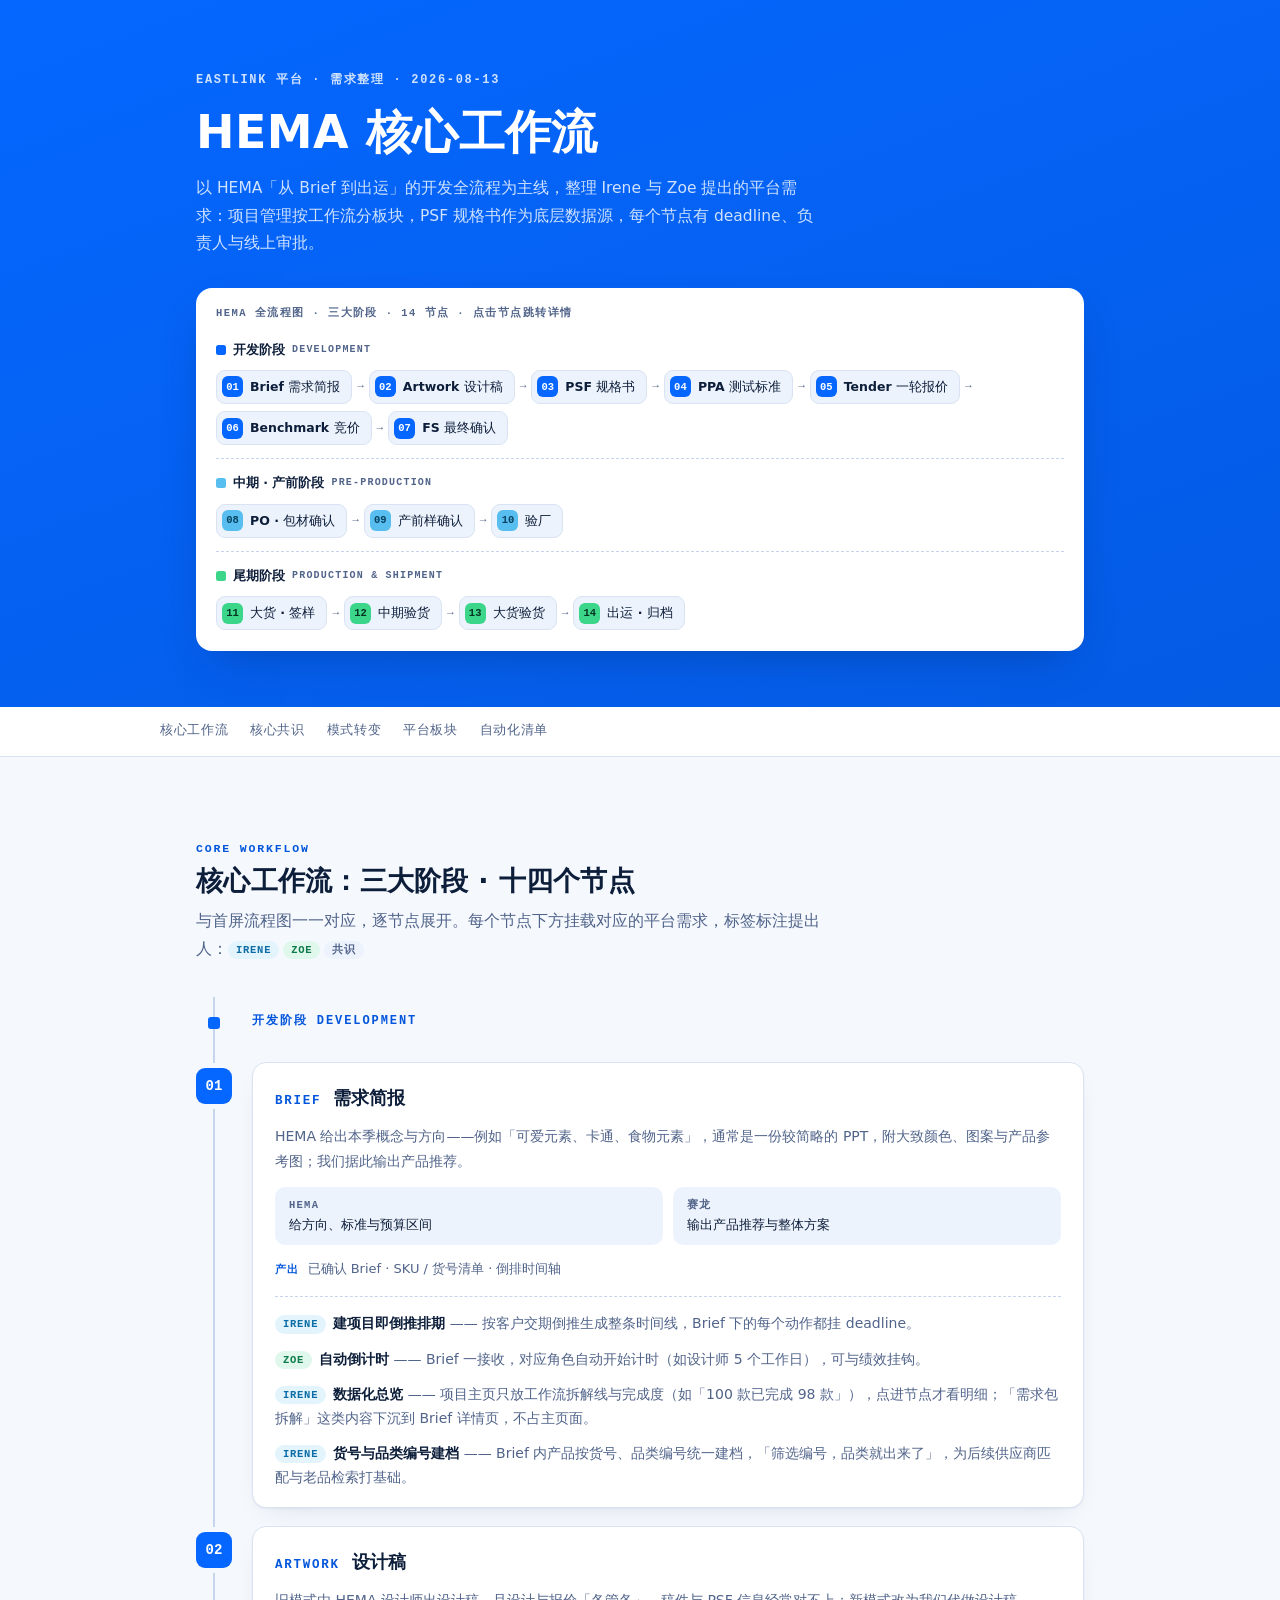
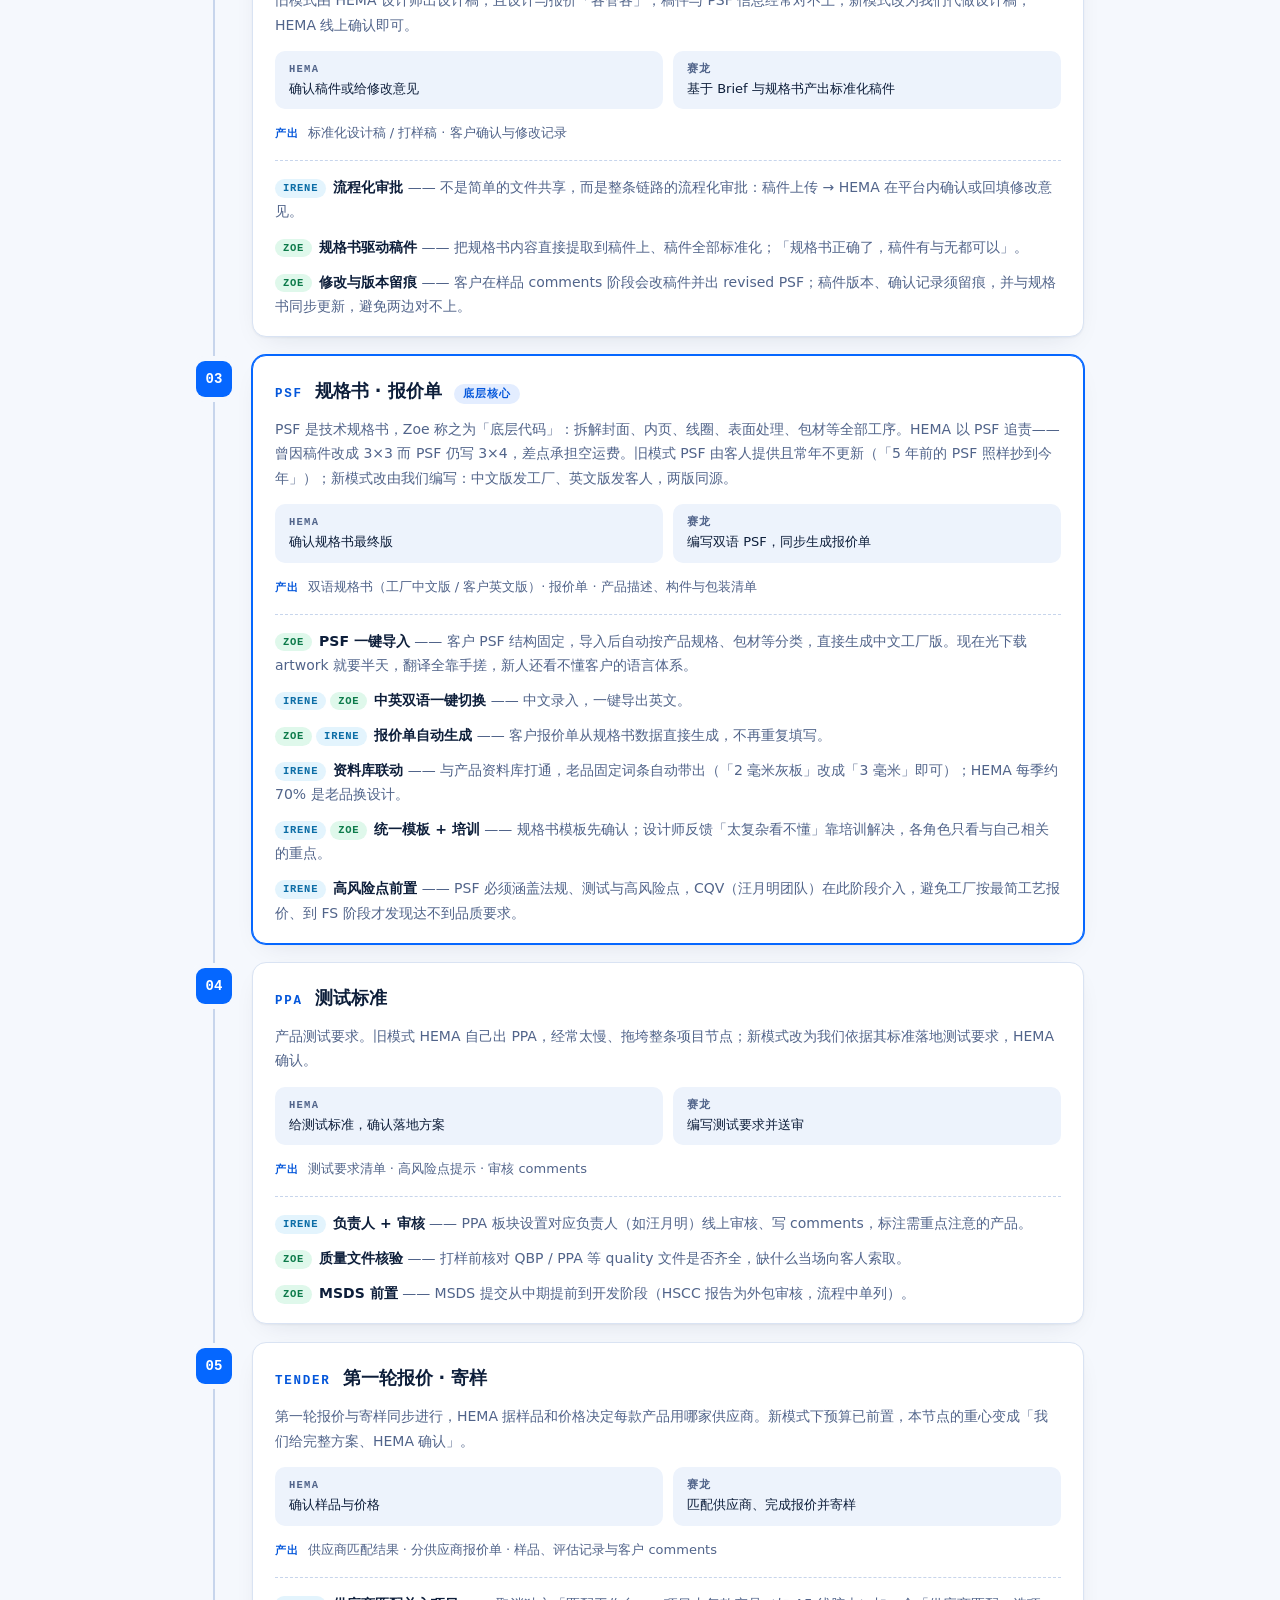
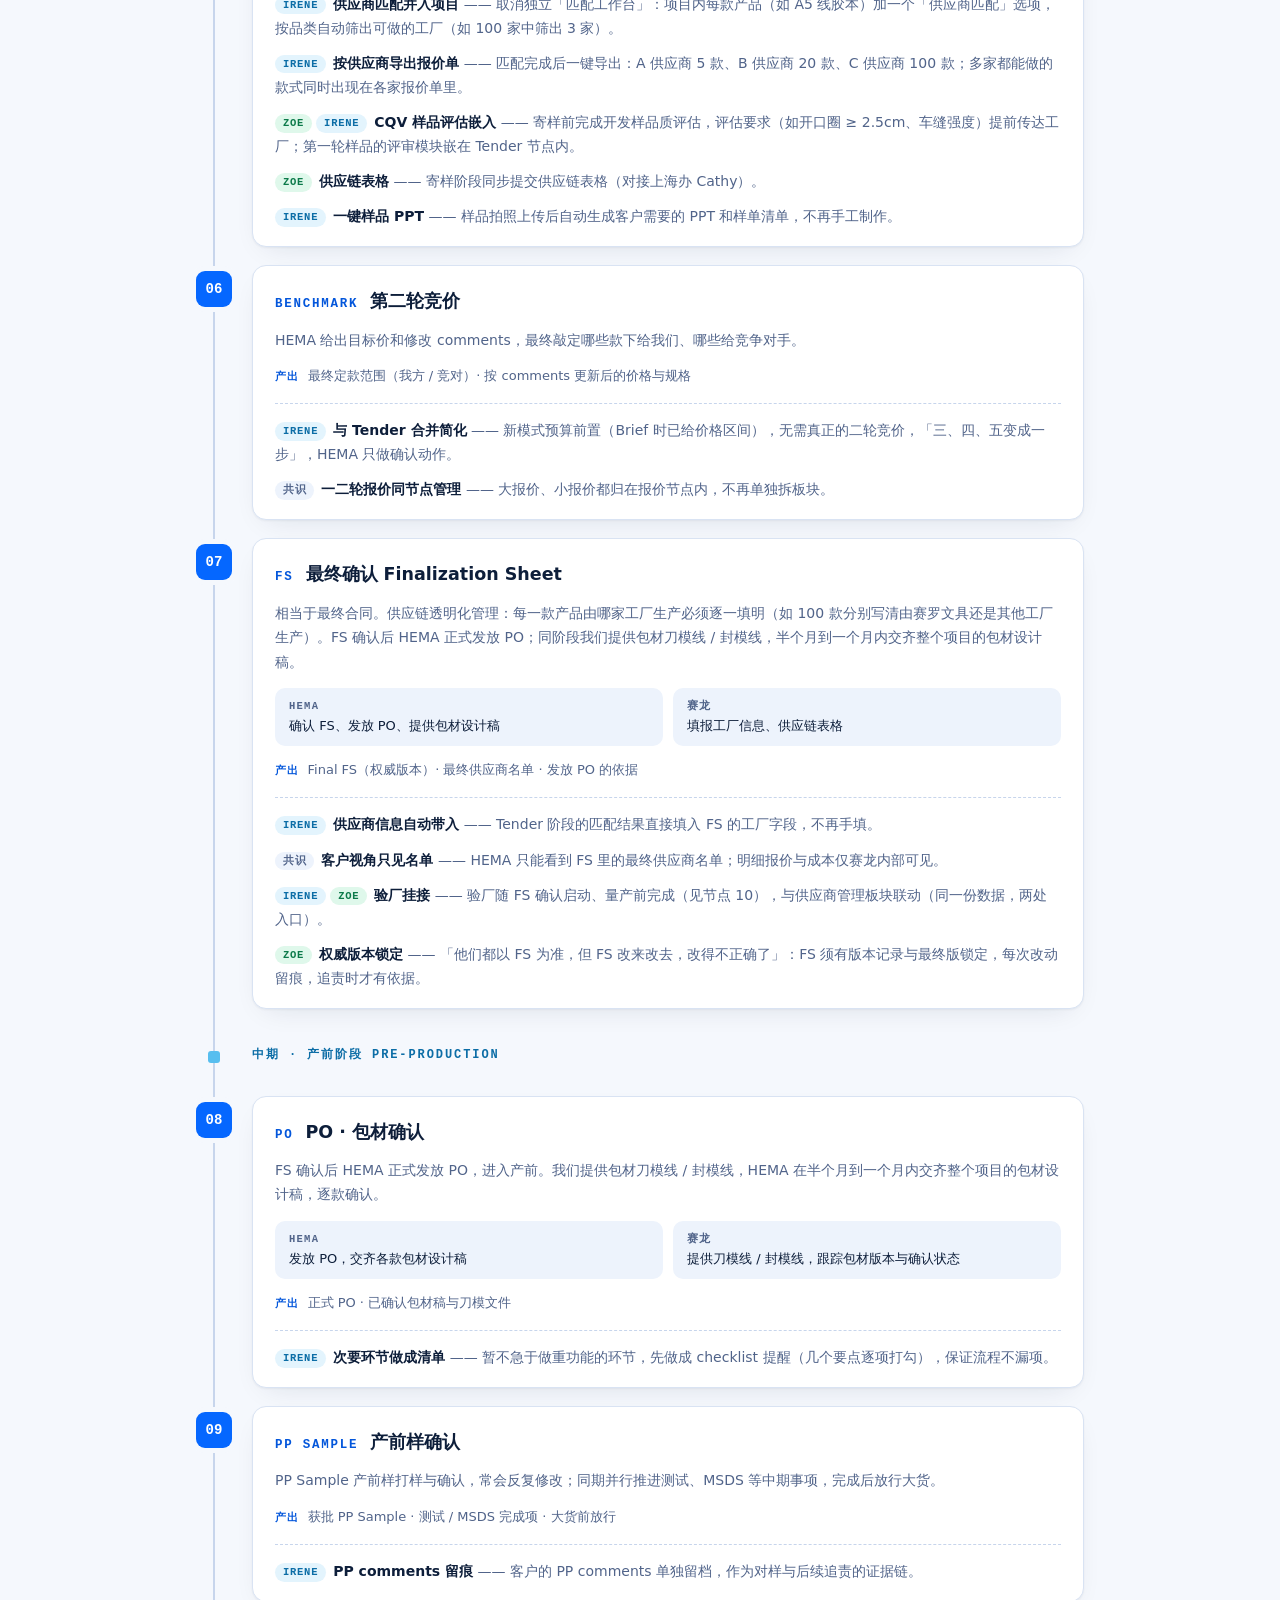
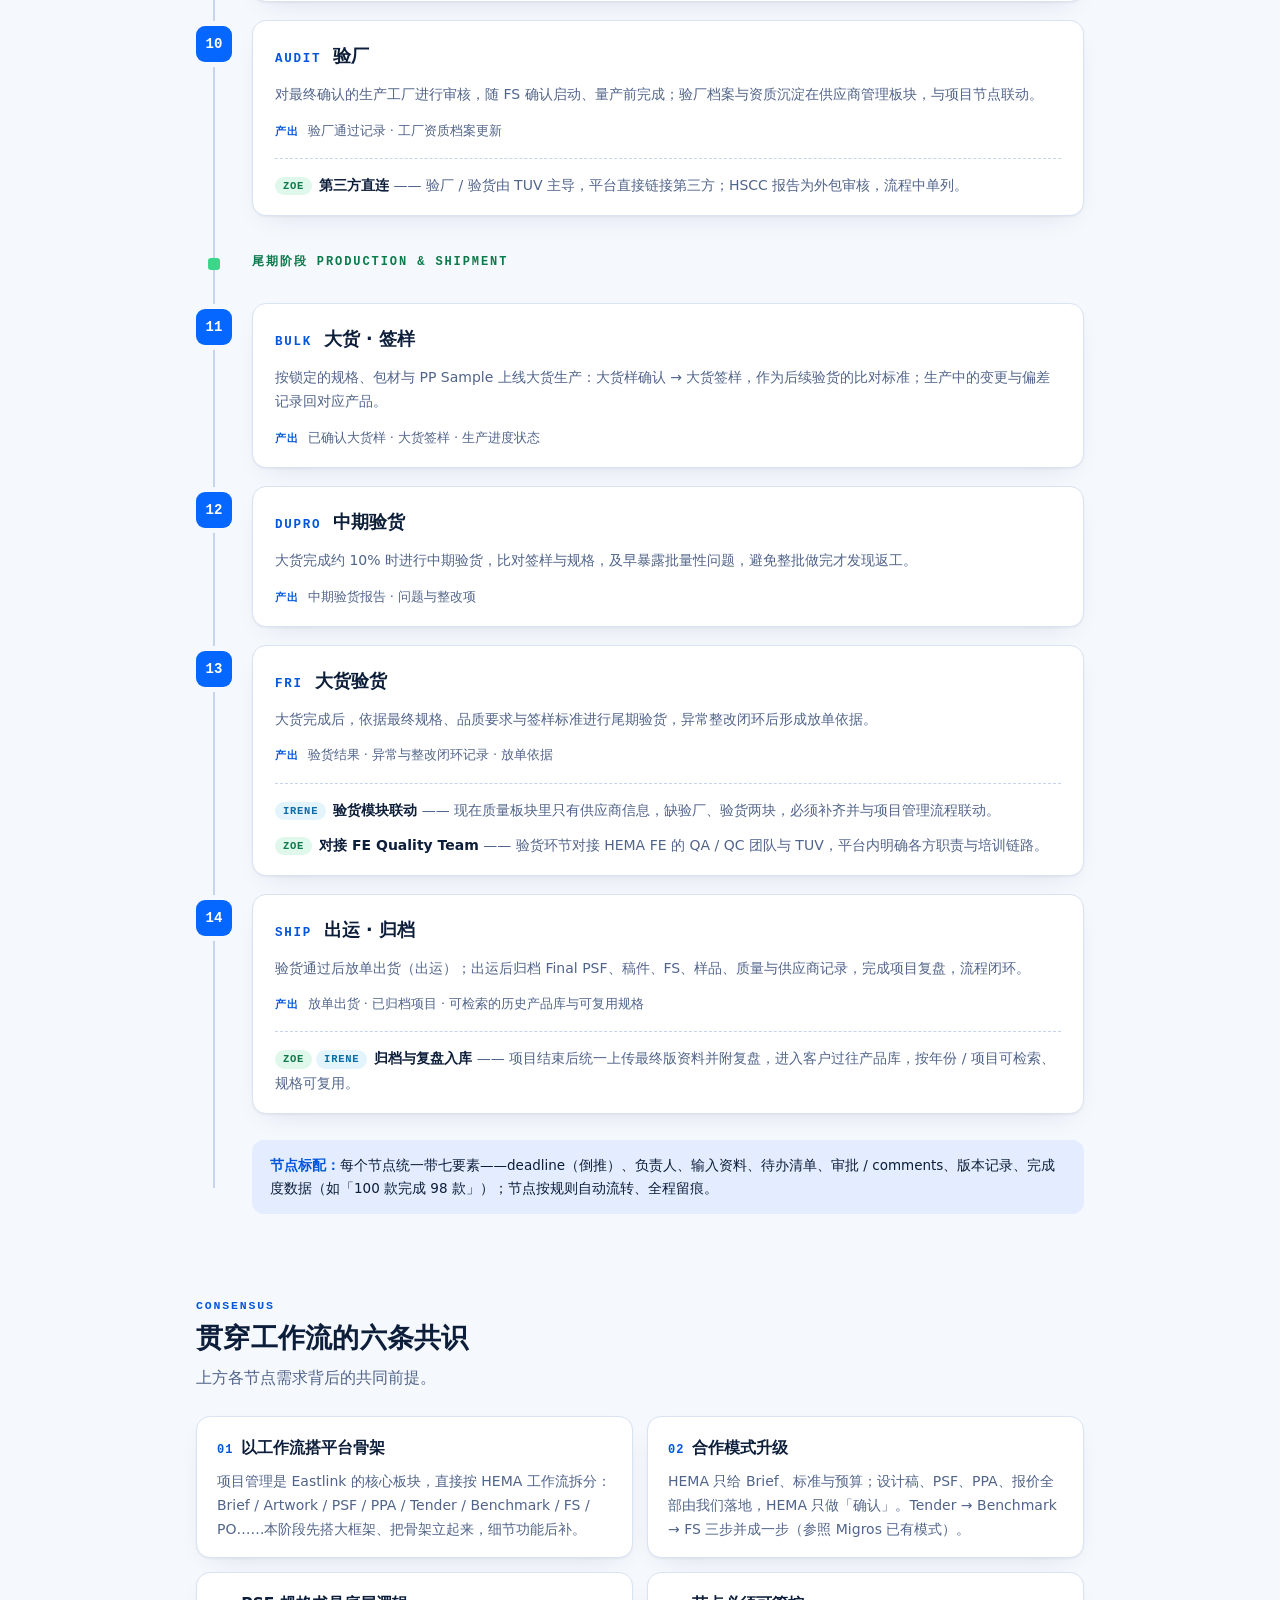
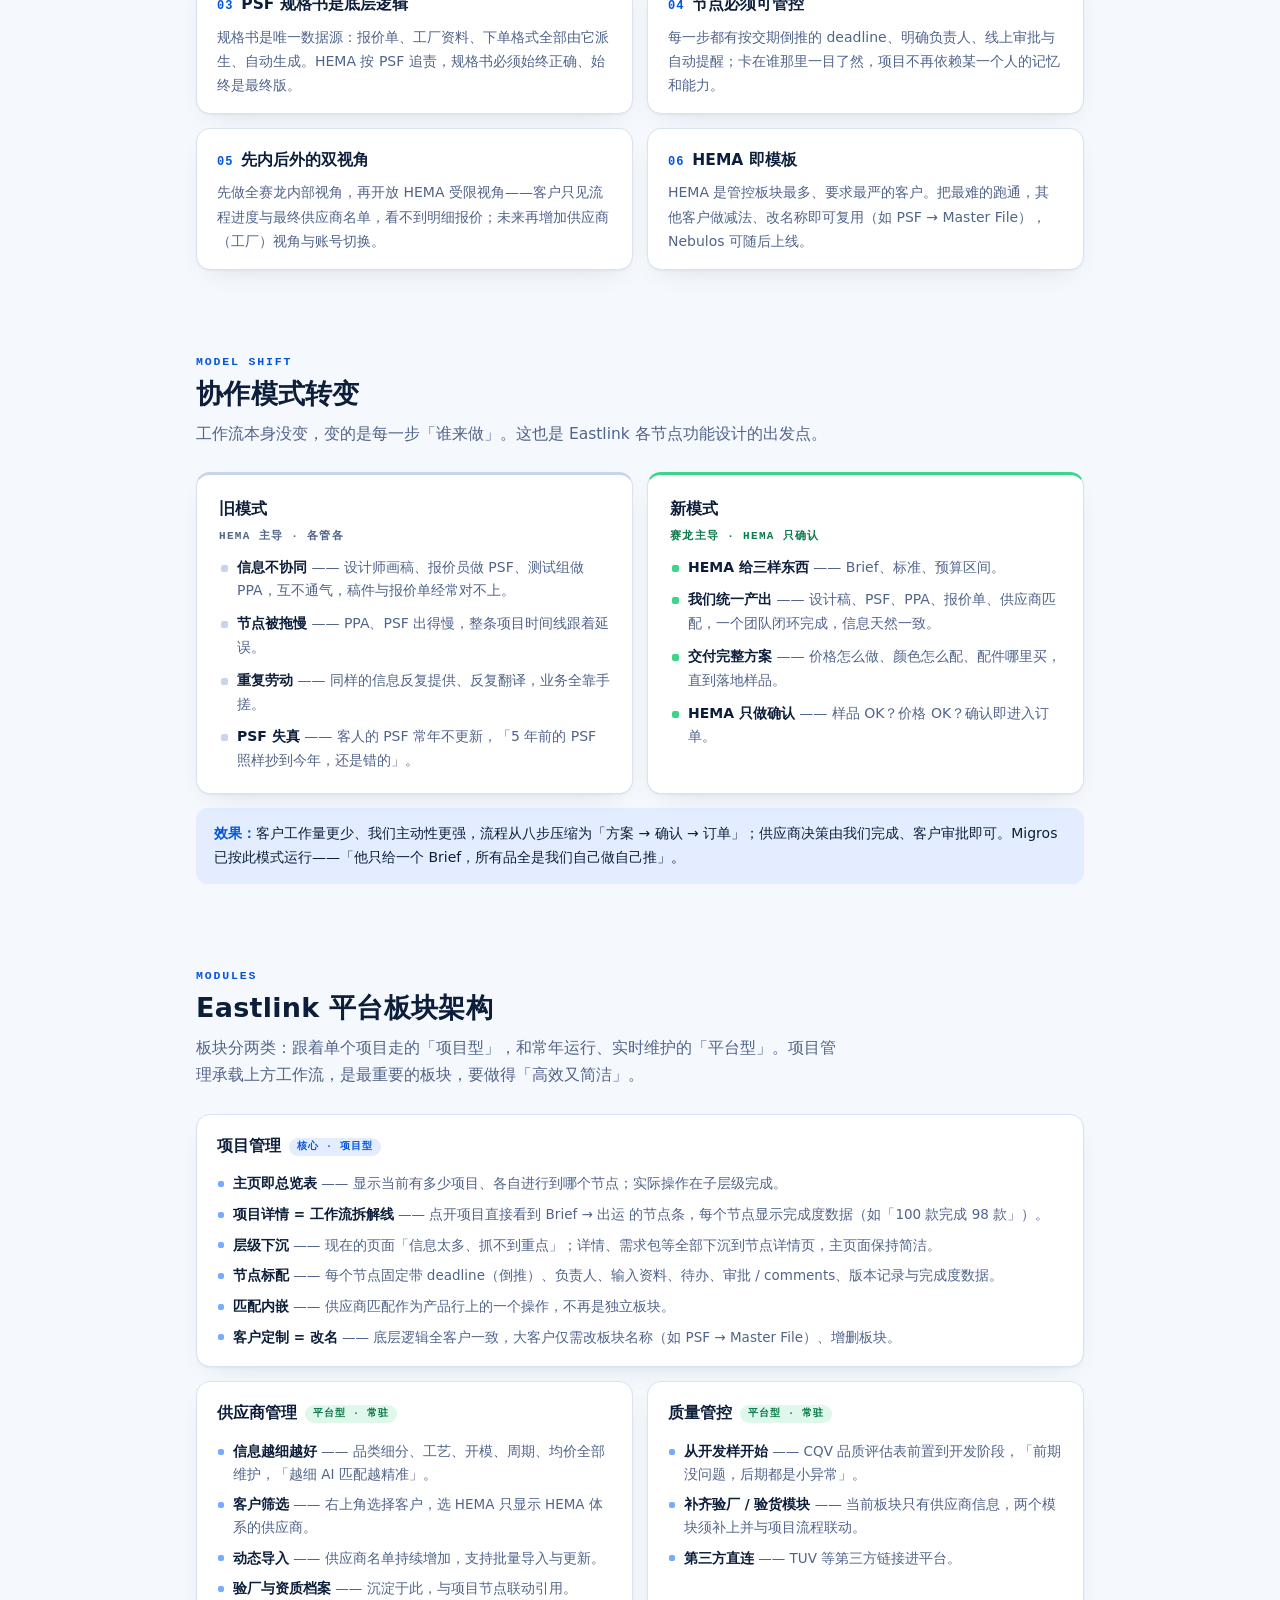
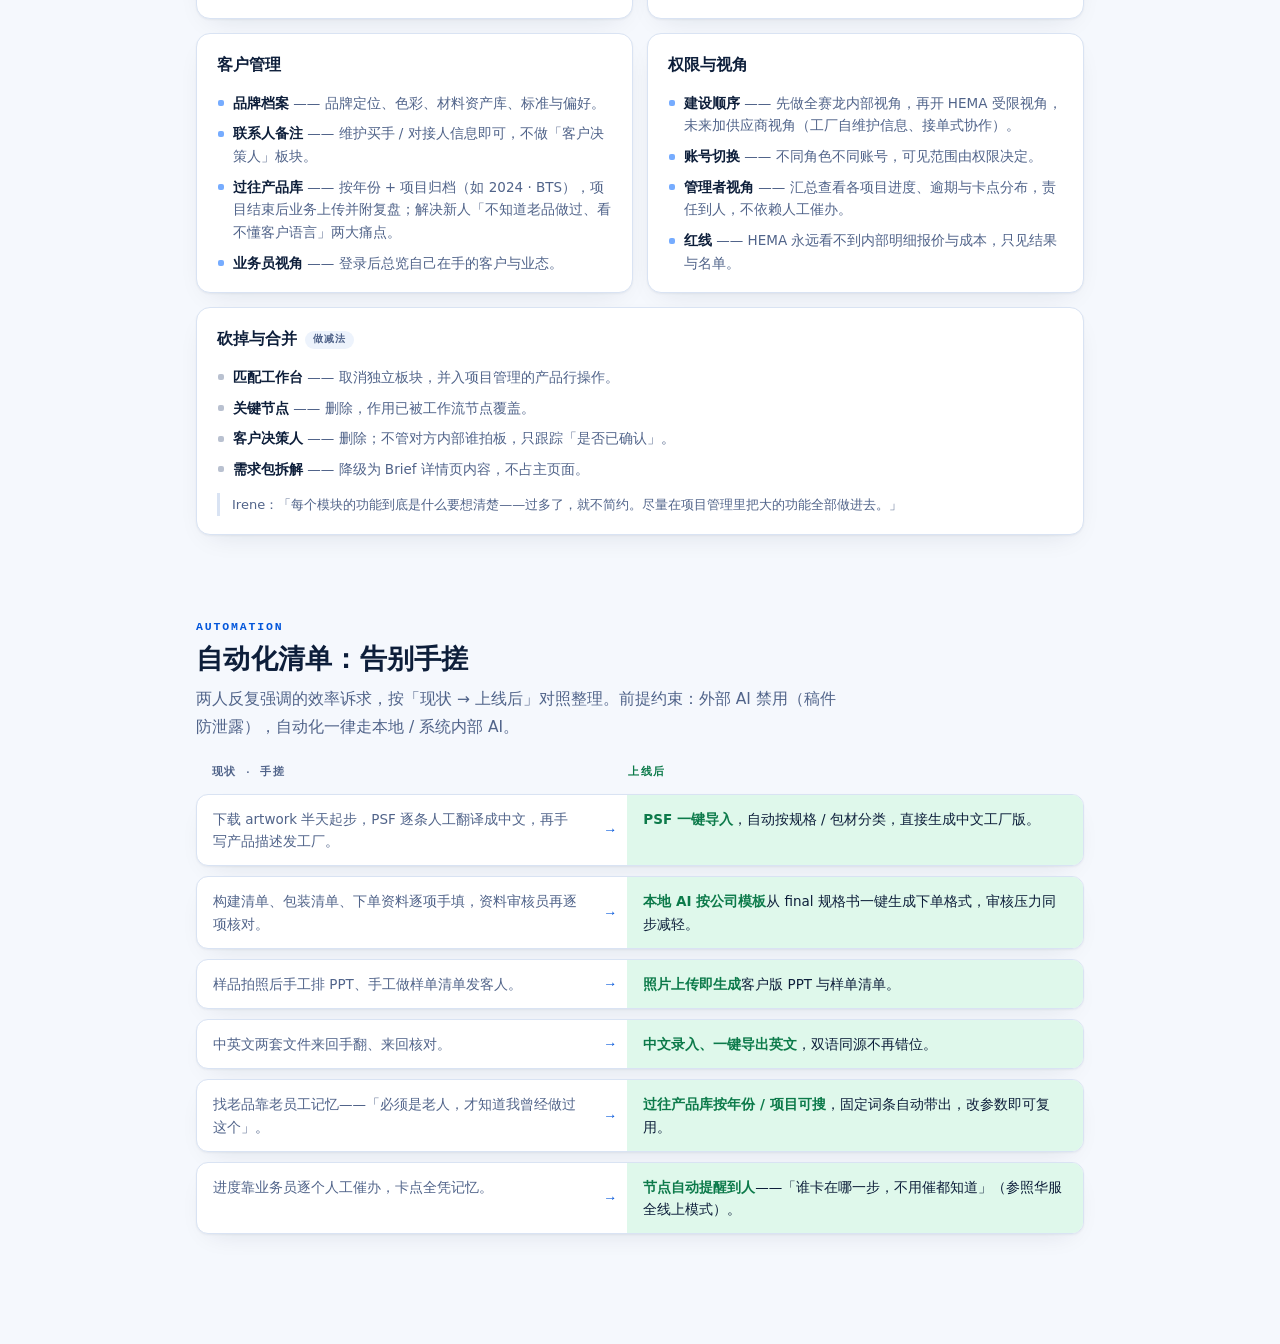
<file: hema-workflow.html>
<!doctype html>
<html lang="zh-CN">
<head>
<meta charset="utf-8">
<meta name="viewport" content="width=device-width, initial-scale=1">
<title>HEMA 核心工作流</title>
<style>
:root {
  --bg: #F5F8FD;
  --surface: #FFFFFF;
  --surface-2: #EDF3FC;
  --ink: #0D1E3A;
  --muted: #51648A;
  --line: #D9E3F3;
  --line-dash: #C7D5EC;
  --brand: #0567FF;
  --brand-ink: #0356DB;
  --brand-soft: #E3EDFF;
  --sky: #57BEEF;
  --sky-soft: #E3F4FD;
  --sky-text: #0C6DA6;
  --mint: #3CD68B;
  --mint-soft: #DFF8EB;
  --mint-text: #0C7A4A;
  --hero-bg: #0567FF;
  --hero-bg-2: #045BE4;
  --hero-ink: #FFFFFF;
  --hero-dim: #CFE2FF;
  --shadow: 0 1px 2px rgba(13, 30, 58, 0.05), 0 10px 28px -14px rgba(13, 30, 58, 0.14);
  --mono: ui-monospace, "SF Mono", SFMono-Regular, Menlo, Consolas, "Liberation Mono", monospace;
}
@media (prefers-color-scheme: dark) {
  :root:not([data-theme="light"]) {
    --bg: #0A1226;
    --surface: #111C38;
    --surface-2: #182648;
    --ink: #E9EFFB;
    --muted: #97A8CA;
    --line: #263A63;
    --line-dash: #2E4573;
    --brand: #3B84FF;
    --brand-ink: #85B1FF;
    --brand-soft: #142E5C;
    --sky-soft: #0F3149;
    --sky-text: #85D2F6;
    --mint-soft: #0C3325;
    --mint-text: #5AE2A4;
    --hero-bg: #0455D6;
    --hero-bg-2: #0349BC;
    --shadow: 0 1px 2px rgba(0, 0, 0, 0.25), 0 12px 30px -14px rgba(0, 0, 0, 0.5);
  }
}
:root[data-theme="dark"] {
  --bg: #0A1226;
  --surface: #111C38;
  --surface-2: #182648;
  --ink: #E9EFFB;
  --muted: #97A8CA;
  --line: #263A63;
  --line-dash: #2E4573;
  --brand: #3B84FF;
  --brand-ink: #85B1FF;
  --brand-soft: #142E5C;
  --sky-soft: #0F3149;
  --sky-text: #85D2F6;
  --mint-soft: #0C3325;
  --mint-text: #5AE2A4;
  --hero-bg: #0455D6;
  --hero-bg-2: #0349BC;
  --shadow: 0 1px 2px rgba(0, 0, 0, 0.25), 0 12px 30px -14px rgba(0, 0, 0, 0.5);
}
* { box-sizing: border-box; }
html { -webkit-text-size-adjust: 100%; }
body {
  margin: 0;
  background: var(--bg);
  color: var(--ink);
  font: 400 15.5px/1.78 -apple-system, "SF Pro SC", "PingFang SC", "Hiragino Sans GB", "Source Han Sans SC", "Noto Sans CJK SC", "Microsoft YaHei", system-ui, sans-serif;
}
a { color: var(--brand-ink); text-decoration: none; }
a:hover { text-decoration: underline; }
a:focus-visible, summary:focus-visible {
  outline: 2px solid var(--brand);
  outline-offset: 2px;
  border-radius: 4px;
}
strong { font-weight: 650; }
.wrap { max-width: 960px; margin-inline: auto; padding-inline: clamp(18px, 4vw, 36px); }
main.wrap { padding-bottom: clamp(64px, 10vw, 110px); }

/* ---------- hero ---------- */
.hero {
  background: linear-gradient(160deg, var(--hero-bg) 0%, var(--hero-bg-2) 100%);
  color: var(--hero-ink);
  padding: clamp(40px, 7vw, 72px) 0 clamp(34px, 5.5vw, 56px);
}
.hero-eyebrow {
  font: 600 12px/1.4 var(--mono);
  letter-spacing: 0.14em;
  text-transform: uppercase;
  color: var(--hero-dim);
  margin: 0 0 16px;
}
.hero h1 {
  margin: 0;
  font-size: clamp(30px, 5.4vw, 46px);
  line-height: 1.18;
  font-weight: 700;
  letter-spacing: 0.01em;
  text-wrap: balance;
}
.hero-lede {
  margin: 16px 0 0;
  max-width: 620px;
  color: var(--hero-dim);
  font-size: 15.5px;
}

/* ---------- toc ---------- */
.toc { border-bottom: 1px solid var(--line); background: var(--surface); }
.toc-row { display: flex; flex-wrap: wrap; gap: 4px 22px; padding: 13px 0; }
.toc a {
  font: 550 12.5px/1.8 var(--mono);
  letter-spacing: 0.05em;
  color: var(--muted);
}
.toc a:hover { color: var(--brand-ink); text-decoration: none; }

/* ---------- sections ---------- */
.section { margin-top: clamp(52px, 8vw, 84px); }
.sec-head { margin-bottom: 24px; }
.sec-eyebrow {
  font: 600 11.5px/1.4 var(--mono);
  letter-spacing: 0.16em;
  text-transform: uppercase;
  color: var(--brand-ink);
  margin: 0 0 6px;
}
.sec-head h2 {
  margin: 0;
  font-size: clamp(21px, 3.2vw, 27px);
  line-height: 1.3;
  font-weight: 700;
  letter-spacing: 0.01em;
  text-wrap: balance;
}
.sec-head p.sub { margin: 10px 0 0; color: var(--muted); max-width: 640px; }

/* ---------- consensus ---------- */
.consensus { display: grid; grid-template-columns: 1fr 1fr; gap: 14px; }
.consensus article {
  background: var(--surface);
  border: 1px solid var(--line);
  border-radius: 14px;
  padding: 18px 20px 16px;
  box-shadow: var(--shadow);
}
.consensus h3 { margin: 0 0 6px; font-size: 15.5px; font-weight: 650; }
.consensus h3 b {
  font: 650 12px/1 var(--mono);
  color: var(--brand-ink);
  letter-spacing: 0.08em;
  margin-right: 8px;
}
.consensus p { margin: 0; color: var(--muted); font-size: 14px; line-height: 1.72; }

/* ---------- flowmap (hero) ---------- */
.flowmap {
  margin-top: 30px;
  background: var(--surface);
  border-radius: 16px;
  padding: 18px 20px 8px;
  box-shadow: 0 18px 44px -18px rgba(4, 42, 110, 0.45);
}
.fm-cap {
  margin: 0 0 4px;
  font: 600 10.5px/1.5 var(--mono);
  letter-spacing: 0.14em;
  text-transform: uppercase;
  color: var(--muted);
}
.fm-lane { padding: 13px 0; }
.fm-lane + .fm-lane { border-top: 1px dashed var(--line-dash); }
.fm-tag {
  display: flex;
  align-items: center;
  gap: 7px;
  margin-bottom: 9px;
  font-size: 12.5px;
  font-weight: 650;
  color: var(--ink);
}
.fm-tag i { width: 10px; height: 10px; border-radius: 2.5px; display: block; }
.fm-lane.l-dev .fm-tag i { background: var(--brand); }
.fm-lane.l-mid .fm-tag i { background: var(--sky); }
.fm-lane.l-end .fm-tag i { background: var(--mint); }
.fm-tag span {
  font: 550 10px/1 var(--mono);
  letter-spacing: 0.12em;
  text-transform: uppercase;
  color: var(--muted);
}
.fm-chips { display: flex; flex-wrap: wrap; align-items: center; gap: 7px 5px; }
.fm-chip {
  display: inline-flex;
  align-items: center;
  gap: 7px;
  padding: 5px 11px 5px 5px;
  border: 1px solid var(--line);
  border-radius: 9px;
  background: var(--surface-2);
  color: var(--ink);
  font-size: 12.5px;
  font-weight: 550;
  text-decoration: none;
}
.fm-chip:hover { border-color: var(--brand); text-decoration: none; }
.fm-chip b {
  display: grid;
  place-items: center;
  width: 21px;
  height: 21px;
  border-radius: 6px;
  font: 650 10.5px/1 var(--mono);
  font-variant-numeric: tabular-nums;
}
.l-dev .fm-chip b { background: var(--brand); color: #FFFFFF; }
.l-mid .fm-chip b { background: var(--sky); color: #08405F; }
.l-end .fm-chip b { background: var(--mint); color: #06331F; }
.fm-arr { color: var(--muted); font: 600 11px/1 var(--mono); }

/* ---------- flow / timeline ---------- */
.flow { position: relative; margin-top: 8px; }
.flow::before {
  content: "";
  position: absolute;
  left: 17px;
  top: 10px;
  bottom: 26px;
  width: 2px;
  background: var(--line-dash);
}
.flow-phase {
  position: relative;
  padding: 26px 0 2px 56px;
  font: 650 12px/1.4 var(--mono);
  letter-spacing: 0.16em;
  text-transform: uppercase;
  color: var(--brand-ink);
}
.flow-phase::before {
  content: "";
  position: absolute;
  left: 12px;
  top: 30px;
  width: 12px;
  height: 12px;
  border-radius: 3px;
  background: var(--brand);
}
.flow-phase.p-sky { color: var(--sky-text); }
.flow-phase.p-sky::before { background: var(--sky); }
.flow-phase.p-mint { color: var(--mint-text); }
.flow-phase.p-mint::before { background: var(--mint); }
.node { position: relative; padding: 18px 0 0 56px; scroll-margin-top: 18px; }
.node-num {
  position: absolute;
  left: 0;
  top: 24px;
  width: 36px;
  height: 36px;
  border-radius: 9px;
  background: var(--brand);
  color: #FFFFFF;
  font: 650 14px/1 var(--mono);
  display: grid;
  place-items: center;
  box-shadow: 0 0 0 5px var(--bg);
  font-variant-numeric: tabular-nums;
}
.node-card {
  background: var(--surface);
  border: 1px solid var(--line);
  border-radius: 14px;
  padding: 20px 22px 18px;
  box-shadow: var(--shadow);
}
.node-card.core { border-color: var(--brand); box-shadow: 0 0 0 1px var(--brand), var(--shadow); }
.node-head { display: flex; flex-wrap: wrap; align-items: baseline; gap: 6px 12px; }
.node-head .code {
  font: 700 12.5px/1 var(--mono);
  letter-spacing: 0.14em;
  color: var(--brand-ink);
  text-transform: uppercase;
}
.node-head h3 { margin: 0; font-size: 17.5px; font-weight: 700; }
.tag-core {
  font: 650 10.5px/1 var(--mono);
  letter-spacing: 0.1em;
  color: var(--brand-ink);
  background: var(--brand-soft);
  border-radius: 999px;
  padding: 5px 9px;
}
.node-desc { margin: 10px 0 0; color: var(--muted); font-size: 14px; line-height: 1.75; }
.node-split {
  display: grid;
  grid-template-columns: 1fr 1fr;
  gap: 10px;
  margin-top: 14px;
}
.node-split div {
  background: var(--surface-2);
  border-radius: 10px;
  padding: 10px 14px;
  font-size: 13px;
  line-height: 1.65;
  color: var(--ink);
}
.node-split b {
  display: block;
  font: 650 10.5px/1.6 var(--mono);
  letter-spacing: 0.12em;
  text-transform: uppercase;
  color: var(--muted);
}
.req {
  list-style: none;
  margin: 16px 0 0;
  padding: 14px 0 0;
  border-top: 1px dashed var(--line-dash);
  display: grid;
  gap: 11px;
}
.req li { font-size: 14px; line-height: 1.72; color: var(--muted); }
.req li strong { color: var(--ink); }
.chip {
  display: inline-block;
  vertical-align: 1px;
  font: 650 10.5px/1 var(--mono);
  letter-spacing: 0.07em;
  border-radius: 999px;
  padding: 4px 8px;
  margin-right: 7px;
}
.chip + .chip { margin-left: -3px; }
.chip-irene { background: var(--sky-soft); color: var(--sky-text); }
.chip-zoe { background: var(--mint-soft); color: var(--mint-text); }
.chip-team { background: var(--surface-2); color: var(--muted); }

/* ---------- model shift ---------- */
.model { display: grid; grid-template-columns: 1fr 1fr; gap: 14px; }
.model article {
  background: var(--surface);
  border: 1px solid var(--line);
  border-radius: 14px;
  padding: 20px 22px;
  box-shadow: var(--shadow);
}
.model article.new { border-top: 3px solid var(--mint); }
.model article.old { border-top: 3px solid var(--line-dash); }
.model h3 { margin: 0 0 4px; font-size: 16px; font-weight: 700; }
.model .who {
  font: 600 11px/1.6 var(--mono);
  letter-spacing: 0.12em;
  text-transform: uppercase;
  color: var(--muted);
  display: block;
  margin-bottom: 10px;
}
.model article.new .who { color: var(--mint-text); }
.model ul { margin: 0; padding: 0; list-style: none; display: grid; gap: 9px; }
.model li { font-size: 14px; line-height: 1.7; color: var(--muted); padding-left: 18px; position: relative; }
.model li::before {
  content: "";
  position: absolute;
  left: 2px;
  top: 9px;
  width: 7px;
  height: 7px;
  border-radius: 2px;
  background: var(--line-dash);
}
.model article.new li::before { background: var(--mint); }
.model li strong { color: var(--ink); }
.model-result {
  margin-top: 14px;
  background: var(--brand-soft);
  border-radius: 12px;
  padding: 14px 18px;
  font-size: 14px;
  line-height: 1.7;
  color: var(--ink);
}
.model-result b { color: var(--brand-ink); }

/* ---------- modules ---------- */
.modules { display: grid; grid-template-columns: 1fr 1fr; gap: 14px; }
.module {
  background: var(--surface);
  border: 1px solid var(--line);
  border-radius: 14px;
  padding: 18px 20px;
  box-shadow: var(--shadow);
}
.module.wide { grid-column: 1 / -1; }
.module h3 { margin: 0; font-size: 15.5px; font-weight: 700; display: flex; align-items: center; gap: 8px; flex-wrap: wrap; }
.badge {
  font: 650 10px/1 var(--mono);
  letter-spacing: 0.1em;
  border-radius: 999px;
  padding: 4px 8px;
  text-transform: uppercase;
}
.badge-proj { background: var(--brand-soft); color: var(--brand-ink); }
.badge-live { background: var(--mint-soft); color: var(--mint-text); }
.badge-cut { background: var(--surface-2); color: var(--muted); }
.module ul { margin: 12px 0 0; padding: 0; list-style: none; display: grid; gap: 8px; }
.module li { font-size: 13.5px; line-height: 1.68; color: var(--muted); padding-left: 16px; position: relative; }
.module li::before {
  content: "";
  position: absolute;
  left: 1px;
  top: 8.5px;
  width: 6px;
  height: 6px;
  border-radius: 2px;
  background: var(--brand);
  opacity: 0.55;
}
.module li strong { color: var(--ink); }
.module.cutlist li::before { background: var(--muted); opacity: 0.4; }
.module .quote { margin: 12px 0 0; font-size: 13px; color: var(--muted); border-left: 3px solid var(--line); padding-left: 12px; }

/* ---------- automation ---------- */
.auto { display: grid; gap: 10px; }
.auto-row {
  display: grid;
  grid-template-columns: 1fr 34px 1.15fr;
  align-items: stretch;
  background: var(--surface);
  border: 1px solid var(--line);
  border-radius: 12px;
  overflow: hidden;
  box-shadow: var(--shadow);
}
.auto-row .from, .auto-row .to { padding: 13px 16px; font-size: 13.5px; line-height: 1.65; }
.auto-row .from { color: var(--muted); }
.auto-row .to { background: var(--mint-soft); color: var(--ink); }
.auto-row .to strong { color: var(--mint-text); }
.auto-row .arr {
  display: grid;
  place-items: center;
  color: var(--brand-ink);
  font: 650 14px/1 var(--mono);
}
.auto-label {
  display: grid;
  grid-template-columns: 1fr 34px 1.15fr;
  font: 650 10.5px/1.4 var(--mono);
  letter-spacing: 0.14em;
  text-transform: uppercase;
  color: var(--muted);
  padding: 0 16px 4px;
}
.auto-label i { font-style: normal; }
.auto-label i:last-child { color: var(--mint-text); }
.node-out { margin: 12px 0 0; font-size: 13px; color: var(--muted); }
.node-out b {
  font: 650 10.5px/1 var(--mono);
  letter-spacing: 0.12em;
  text-transform: uppercase;
  color: var(--brand-ink);
  margin-right: 8px;
}
.flow-note {
  margin: 26px 0 0 56px;
  background: var(--brand-soft);
  border-radius: 12px;
  padding: 14px 18px;
  font-size: 13.5px;
  line-height: 1.7;
  color: var(--ink);
}
.flow-note b { color: var(--brand-ink); }

@media (max-width: 760px) {
  .consensus, .model, .modules { grid-template-columns: 1fr; }
  .flowmap { padding-inline: 14px; }
  .fm-arr { display: none; }
  .flow-note { margin-left: 0; }
  .node-split { grid-template-columns: 1fr; }
  .auto-row { grid-template-columns: 1fr; }
  .auto-row .arr { display: none; }
  .auto-label { display: none; }
  .module.wide { grid-column: auto; }
}
@media (prefers-reduced-motion: no-preference) {
  html { scroll-behavior: smooth; }
  .consensus article, .node-card, .module, .auto-row, .fm-chip { transition: border-color 0.18s ease; }
  .consensus article:hover, .module:hover { border-color: var(--brand); }
}
</style>
</head>
<body>

<header class="hero">
  <div class="wrap">
    <p class="hero-eyebrow">Eastlink 平台 · 需求整理 · 2026-08-13</p>
    <h1>HEMA 核心工作流</h1>
    <p class="hero-lede">以 HEMA「从 Brief 到出运」的开发全流程为主线，整理 Irene 与 Zoe 提出的平台需求：项目管理按工作流分板块，PSF 规格书作为底层数据源，每个节点有 deadline、负责人与线上审批。</p>

    <div class="flowmap">
      <p class="fm-cap">HEMA 全流程图 · 三大阶段 · 14 节点 · 点击节点跳转详情</p>
      <div class="fm-lane l-dev">
        <div class="fm-tag"><i></i>开发阶段<span>Development</span></div>
        <div class="fm-chips">
          <a class="fm-chip" href="#n01"><b>01</b>Brief 需求简报</a>
          <span class="fm-arr" aria-hidden="true">→</span>
          <a class="fm-chip" href="#n02"><b>02</b>Artwork 设计稿</a>
          <span class="fm-arr" aria-hidden="true">→</span>
          <a class="fm-chip" href="#n03"><b>03</b>PSF 规格书</a>
          <span class="fm-arr" aria-hidden="true">→</span>
          <a class="fm-chip" href="#n04"><b>04</b>PPA 测试标准</a>
          <span class="fm-arr" aria-hidden="true">→</span>
          <a class="fm-chip" href="#n05"><b>05</b>Tender 一轮报价</a>
          <span class="fm-arr" aria-hidden="true">→</span>
          <a class="fm-chip" href="#n06"><b>06</b>Benchmark 竞价</a>
          <span class="fm-arr" aria-hidden="true">→</span>
          <a class="fm-chip" href="#n07"><b>07</b>FS 最终确认</a>
        </div>
      </div>
      <div class="fm-lane l-mid">
        <div class="fm-tag"><i></i>中期 · 产前阶段<span>Pre-production</span></div>
        <div class="fm-chips">
          <a class="fm-chip" href="#n08"><b>08</b>PO · 包材确认</a>
          <span class="fm-arr" aria-hidden="true">→</span>
          <a class="fm-chip" href="#n09"><b>09</b>产前样确认</a>
          <span class="fm-arr" aria-hidden="true">→</span>
          <a class="fm-chip" href="#n10"><b>10</b>验厂</a>
        </div>
      </div>
      <div class="fm-lane l-end">
        <div class="fm-tag"><i></i>尾期阶段<span>Production &amp; Shipment</span></div>
        <div class="fm-chips">
          <a class="fm-chip" href="#n11"><b>11</b>大货 · 签样</a>
          <span class="fm-arr" aria-hidden="true">→</span>
          <a class="fm-chip" href="#n12"><b>12</b>中期验货</a>
          <span class="fm-arr" aria-hidden="true">→</span>
          <a class="fm-chip" href="#n13"><b>13</b>大货验货</a>
          <span class="fm-arr" aria-hidden="true">→</span>
          <a class="fm-chip" href="#n14"><b>14</b>出运 · 归档</a>
        </div>
      </div>
    </div>
  </div>
</header>

<nav class="toc" aria-label="页面目录">
  <div class="wrap toc-row">
    <a href="#flow">核心工作流</a>
    <a href="#consensus">核心共识</a>
    <a href="#model">模式转变</a>
    <a href="#modules">平台板块</a>
    <a href="#automation">自动化清单</a>
  </div>
</nav>

<main class="wrap">

  <!-- ============ 核心工作流 ============ -->
  <section class="section" id="flow">
    <div class="sec-head">
      <p class="sec-eyebrow">Core Workflow</p>
      <h2>核心工作流：三大阶段 · 十四个节点</h2>
      <p class="sub">与首屏流程图一一对应，逐节点展开。每个节点下方挂载对应的平台需求，标签标注提出人：<span class="chip chip-irene">IRENE</span><span class="chip chip-zoe">ZOE</span><span class="chip chip-team">共识</span></p>
    </div>

    <div class="flow">
      <p class="flow-phase">开发阶段 Development</p>

      <div class="node" id="n01">
        <span class="node-num" aria-hidden="true">01</span>
        <div class="node-card">
          <div class="node-head">
            <span class="code">Brief</span>
            <h3>需求简报</h3>
          </div>
          <p class="node-desc">HEMA 给出本季概念与方向——例如「可爱元素、卡通、食物元素」，通常是一份较简略的 PPT，附大致颜色、图案与产品参考图；我们据此输出产品推荐。</p>
          <div class="node-split">
            <div><b>HEMA</b>给方向、标准与预算区间</div>
            <div><b>赛龙</b>输出产品推荐与整体方案</div>
          </div>
          <p class="node-out"><b>产出</b>已确认 Brief · SKU / 货号清单 · 倒排时间轴</p>
          <ul class="req">
            <li><span class="chip chip-irene">IRENE</span><strong>建项目即倒推排期</strong> —— 按客户交期倒推生成整条时间线，Brief 下的每个动作都挂 deadline。</li>
            <li><span class="chip chip-zoe">ZOE</span><strong>自动倒计时</strong> —— Brief 一接收，对应角色自动开始计时（如设计师 5 个工作日），可与绩效挂钩。</li>
            <li><span class="chip chip-irene">IRENE</span><strong>数据化总览</strong> —— 项目主页只放工作流拆解线与完成度（如「100 款已完成 98 款」），点进节点才看明细；「需求包拆解」这类内容下沉到 Brief 详情页，不占主页面。</li>
            <li><span class="chip chip-irene">IRENE</span><strong>货号与品类编号建档</strong> —— Brief 内产品按货号、品类编号统一建档，「筛选编号，品类就出来了」，为后续供应商匹配与老品检索打基础。</li>
          </ul>
        </div>
      </div>

      <div class="node" id="n02">
        <span class="node-num" aria-hidden="true">02</span>
        <div class="node-card">
          <div class="node-head">
            <span class="code">Artwork</span>
            <h3>设计稿</h3>
          </div>
          <p class="node-desc">旧模式由 HEMA 设计师出设计稿，且设计与报价「各管各」，稿件与 PSF 信息经常对不上；新模式改为我们代做设计稿，HEMA 线上确认即可。</p>
          <div class="node-split">
            <div><b>HEMA</b>确认稿件或给修改意见</div>
            <div><b>赛龙</b>基于 Brief 与规格书产出标准化稿件</div>
          </div>
          <p class="node-out"><b>产出</b>标准化设计稿 / 打样稿 · 客户确认与修改记录</p>
          <ul class="req">
            <li><span class="chip chip-irene">IRENE</span><strong>流程化审批</strong> —— 不是简单的文件共享，而是整条链路的流程化审批：稿件上传 → HEMA 在平台内确认或回填修改意见。</li>
            <li><span class="chip chip-zoe">ZOE</span><strong>规格书驱动稿件</strong> —— 把规格书内容直接提取到稿件上、稿件全部标准化；「规格书正确了，稿件有与无都可以」。</li>
            <li><span class="chip chip-zoe">ZOE</span><strong>修改与版本留痕</strong> —— 客户在样品 comments 阶段会改稿件并出 revised PSF；稿件版本、确认记录须留痕，并与规格书同步更新，避免两边对不上。</li>
          </ul>
        </div>
      </div>

      <div class="node" id="n03">
        <span class="node-num" aria-hidden="true">03</span>
        <div class="node-card core">
          <div class="node-head">
            <span class="code">PSF</span>
            <h3>规格书 · 报价单</h3>
            <span class="tag-core">底层核心</span>
          </div>
          <p class="node-desc">PSF 是技术规格书，Zoe 称之为「底层代码」：拆解封面、内页、线圈、表面处理、包材等全部工序。HEMA 以 PSF 追责——曾因稿件改成 3×3 而 PSF 仍写 3×4，差点承担空运费。旧模式 PSF 由客人提供且常年不更新（「5 年前的 PSF 照样抄到今年」）；新模式改由我们编写：中文版发工厂、英文版发客人，两版同源。</p>
          <div class="node-split">
            <div><b>HEMA</b>确认规格书最终版</div>
            <div><b>赛龙</b>编写双语 PSF，同步生成报价单</div>
          </div>
          <p class="node-out"><b>产出</b>双语规格书（工厂中文版 / 客户英文版）· 报价单 · 产品描述、构件与包装清单</p>
          <ul class="req">
            <li><span class="chip chip-zoe">ZOE</span><strong>PSF 一键导入</strong> —— 客户 PSF 结构固定，导入后自动按产品规格、包材等分类，直接生成中文工厂版。现在光下载 artwork 就要半天，翻译全靠手搓，新人还看不懂客户的语言体系。</li>
            <li><span class="chip chip-irene">IRENE</span><span class="chip chip-zoe">ZOE</span><strong>中英双语一键切换</strong> —— 中文录入，一键导出英文。</li>
            <li><span class="chip chip-zoe">ZOE</span><span class="chip chip-irene">IRENE</span><strong>报价单自动生成</strong> —— 客户报价单从规格书数据直接生成，不再重复填写。</li>
            <li><span class="chip chip-irene">IRENE</span><strong>资料库联动</strong> —— 与产品资料库打通，老品固定词条自动带出（「2 毫米灰板」改成「3 毫米」即可）；HEMA 每季约 70% 是老品换设计。</li>
            <li><span class="chip chip-irene">IRENE</span><span class="chip chip-zoe">ZOE</span><strong>统一模板 + 培训</strong> —— 规格书模板先确认；设计师反馈「太复杂看不懂」靠培训解决，各角色只看与自己相关的重点。</li>
            <li><span class="chip chip-irene">IRENE</span><strong>高风险点前置</strong> —— PSF 必须涵盖法规、测试与高风险点，CQV（汪月明团队）在此阶段介入，避免工厂按最简工艺报价、到 FS 阶段才发现达不到品质要求。</li>
          </ul>
        </div>
      </div>

      <div class="node" id="n04">
        <span class="node-num" aria-hidden="true">04</span>
        <div class="node-card">
          <div class="node-head">
            <span class="code">PPA</span>
            <h3>测试标准</h3>
          </div>
          <p class="node-desc">产品测试要求。旧模式 HEMA 自己出 PPA，经常太慢、拖垮整条项目节点；新模式改为我们依据其标准落地测试要求，HEMA 确认。</p>
          <div class="node-split">
            <div><b>HEMA</b>给测试标准，确认落地方案</div>
            <div><b>赛龙</b>编写测试要求并送审</div>
          </div>
          <p class="node-out"><b>产出</b>测试要求清单 · 高风险点提示 · 审核 comments</p>
          <ul class="req">
            <li><span class="chip chip-irene">IRENE</span><strong>负责人 + 审核</strong> —— PPA 板块设置对应负责人（如汪月明）线上审核、写 comments，标注需重点注意的产品。</li>
            <li><span class="chip chip-zoe">ZOE</span><strong>质量文件核验</strong> —— 打样前核对 QBP / PPA 等 quality 文件是否齐全，缺什么当场向客人索取。</li>
            <li><span class="chip chip-zoe">ZOE</span><strong>MSDS 前置</strong> —— MSDS 提交从中期提前到开发阶段（HSCC 报告为外包审核，流程中单列）。</li>
          </ul>
        </div>
      </div>

      <div class="node" id="n05">
        <span class="node-num" aria-hidden="true">05</span>
        <div class="node-card">
          <div class="node-head">
            <span class="code">Tender</span>
            <h3>第一轮报价 · 寄样</h3>
          </div>
          <p class="node-desc">第一轮报价与寄样同步进行，HEMA 据样品和价格决定每款产品用哪家供应商。新模式下预算已前置，本节点的重心变成「我们给完整方案、HEMA 确认」。</p>
          <div class="node-split">
            <div><b>HEMA</b>确认样品与价格</div>
            <div><b>赛龙</b>匹配供应商、完成报价并寄样</div>
          </div>
          <p class="node-out"><b>产出</b>供应商匹配结果 · 分供应商报价单 · 样品、评估记录与客户 comments</p>
          <ul class="req">
            <li><span class="chip chip-irene">IRENE</span><strong>供应商匹配并入项目</strong> —— 取消独立「匹配工作台」：项目内每款产品（如 A5 线胶本）加一个「供应商匹配」选项，按品类自动筛出可做的工厂（如 100 家中筛出 3 家）。</li>
            <li><span class="chip chip-irene">IRENE</span><strong>按供应商导出报价单</strong> —— 匹配完成后一键导出：A 供应商 5 款、B 供应商 20 款、C 供应商 100 款；多家都能做的款式同时出现在各家报价单里。</li>
            <li><span class="chip chip-zoe">ZOE</span><span class="chip chip-irene">IRENE</span><strong>CQV 样品评估嵌入</strong> —— 寄样前完成开发样品质评估，评估要求（如开口圈 ≥ 2.5cm、车缝强度）提前传达工厂；第一轮样品的评审模块嵌在 Tender 节点内。</li>
            <li><span class="chip chip-zoe">ZOE</span><strong>供应链表格</strong> —— 寄样阶段同步提交供应链表格（对接上海办 Cathy）。</li>
            <li><span class="chip chip-irene">IRENE</span><strong>一键样品 PPT</strong> —— 样品拍照上传后自动生成客户需要的 PPT 和样单清单，不再手工制作。</li>
          </ul>
        </div>
      </div>

      <div class="node" id="n06">
        <span class="node-num" aria-hidden="true">06</span>
        <div class="node-card">
          <div class="node-head">
            <span class="code">Benchmark</span>
            <h3>第二轮竞价</h3>
          </div>
          <p class="node-desc">HEMA 给出目标价和修改 comments，最终敲定哪些款下给我们、哪些给竞争对手。</p>
          <p class="node-out"><b>产出</b>最终定款范围（我方 / 竞对）· 按 comments 更新后的价格与规格</p>
          <ul class="req">
            <li><span class="chip chip-irene">IRENE</span><strong>与 Tender 合并简化</strong> —— 新模式预算前置（Brief 时已给价格区间），无需真正的二轮竞价，「三、四、五变成一步」，HEMA 只做确认动作。</li>
            <li><span class="chip chip-team">共识</span><strong>一二轮报价同节点管理</strong> —— 大报价、小报价都归在报价节点内，不再单独拆板块。</li>
          </ul>
        </div>
      </div>

      <div class="node" id="n07">
        <span class="node-num" aria-hidden="true">07</span>
        <div class="node-card">
          <div class="node-head">
            <span class="code">FS</span>
            <h3>最终确认 Finalization Sheet</h3>
          </div>
          <p class="node-desc">相当于最终合同。供应链透明化管理：每一款产品由哪家工厂生产必须逐一填明（如 100 款分别写清由赛罗文具还是其他工厂生产）。FS 确认后 HEMA 正式发放 PO；同阶段我们提供包材刀模线 / 封模线，半个月到一个月内交齐整个项目的包材设计稿。</p>
          <div class="node-split">
            <div><b>HEMA</b>确认 FS、发放 PO、提供包材设计稿</div>
            <div><b>赛龙</b>填报工厂信息、供应链表格</div>
          </div>
          <p class="node-out"><b>产出</b>Final FS（权威版本）· 最终供应商名单 · 发放 PO 的依据</p>
          <ul class="req">
            <li><span class="chip chip-irene">IRENE</span><strong>供应商信息自动带入</strong> —— Tender 阶段的匹配结果直接填入 FS 的工厂字段，不再手填。</li>
            <li><span class="chip chip-team">共识</span><strong>客户视角只见名单</strong> —— HEMA 只能看到 FS 里的最终供应商名单；明细报价与成本仅赛龙内部可见。</li>
            <li><span class="chip chip-irene">IRENE</span><span class="chip chip-zoe">ZOE</span><strong>验厂挂接</strong> —— 验厂随 FS 确认启动、量产前完成（见节点 10），与供应商管理板块联动（同一份数据，两处入口）。</li>
            <li><span class="chip chip-zoe">ZOE</span><strong>权威版本锁定</strong> —— 「他们都以 FS 为准，但 FS 改来改去，改得不正确了」：FS 须有版本记录与最终版锁定，每次改动留痕，追责时才有依据。</li>
          </ul>
        </div>
      </div>

      <p class="flow-phase p-sky">中期 · 产前阶段 Pre-production</p>

      <div class="node" id="n08">
        <span class="node-num" aria-hidden="true">08</span>
        <div class="node-card">
          <div class="node-head">
            <span class="code">PO</span>
            <h3>PO · 包材确认</h3>
          </div>
          <p class="node-desc">FS 确认后 HEMA 正式发放 PO，进入产前。我们提供包材刀模线 / 封模线，HEMA 在半个月到一个月内交齐整个项目的包材设计稿，逐款确认。</p>
          <div class="node-split">
            <div><b>HEMA</b>发放 PO，交齐各款包材设计稿</div>
            <div><b>赛龙</b>提供刀模线 / 封模线，跟踪包材版本与确认状态</div>
          </div>
          <p class="node-out"><b>产出</b>正式 PO · 已确认包材稿与刀模文件</p>
          <ul class="req">
            <li><span class="chip chip-irene">IRENE</span><strong>次要环节做成清单</strong> —— 暂不急于做重功能的环节，先做成 checklist 提醒（几个要点逐项打勾），保证流程不漏项。</li>
          </ul>
        </div>
      </div>

      <div class="node" id="n09">
        <span class="node-num" aria-hidden="true">09</span>
        <div class="node-card">
          <div class="node-head">
            <span class="code">PP Sample</span>
            <h3>产前样确认</h3>
          </div>
          <p class="node-desc">PP Sample 产前样打样与确认，常会反复修改；同期并行推进测试、MSDS 等中期事项，完成后放行大货。</p>
          <p class="node-out"><b>产出</b>获批 PP Sample · 测试 / MSDS 完成项 · 大货前放行</p>
          <ul class="req">
            <li><span class="chip chip-irene">IRENE</span><strong>PP comments 留痕</strong> —— 客户的 PP comments 单独留档，作为对样与后续追责的证据链。</li>
          </ul>
        </div>
      </div>

      <div class="node" id="n10">
        <span class="node-num" aria-hidden="true">10</span>
        <div class="node-card">
          <div class="node-head">
            <span class="code">Audit</span>
            <h3>验厂</h3>
          </div>
          <p class="node-desc">对最终确认的生产工厂进行审核，随 FS 确认启动、量产前完成；验厂档案与资质沉淀在供应商管理板块，与项目节点联动。</p>
          <p class="node-out"><b>产出</b>验厂通过记录 · 工厂资质档案更新</p>
          <ul class="req">
            <li><span class="chip chip-zoe">ZOE</span><strong>第三方直连</strong> —— 验厂 / 验货由 TUV 主导，平台直接链接第三方；HSCC 报告为外包审核，流程中单列。</li>
          </ul>
        </div>
      </div>

      <p class="flow-phase p-mint">尾期阶段 Production &amp; Shipment</p>

      <div class="node" id="n11">
        <span class="node-num" aria-hidden="true">11</span>
        <div class="node-card">
          <div class="node-head">
            <span class="code">Bulk</span>
            <h3>大货 · 签样</h3>
          </div>
          <p class="node-desc">按锁定的规格、包材与 PP Sample 上线大货生产：大货样确认 → 大货签样，作为后续验货的比对标准；生产中的变更与偏差记录回对应产品。</p>
          <p class="node-out"><b>产出</b>已确认大货样 · 大货签样 · 生产进度状态</p>
        </div>
      </div>

      <div class="node" id="n12">
        <span class="node-num" aria-hidden="true">12</span>
        <div class="node-card">
          <div class="node-head">
            <span class="code">DUPRO</span>
            <h3>中期验货</h3>
          </div>
          <p class="node-desc">大货完成约 10% 时进行中期验货，比对签样与规格，及早暴露批量性问题，避免整批做完才发现返工。</p>
          <p class="node-out"><b>产出</b>中期验货报告 · 问题与整改项</p>
        </div>
      </div>

      <div class="node" id="n13">
        <span class="node-num" aria-hidden="true">13</span>
        <div class="node-card">
          <div class="node-head">
            <span class="code">FRI</span>
            <h3>大货验货</h3>
          </div>
          <p class="node-desc">大货完成后，依据最终规格、品质要求与签样标准进行尾期验货，异常整改闭环后形成放单依据。</p>
          <p class="node-out"><b>产出</b>验货结果 · 异常与整改闭环记录 · 放单依据</p>
          <ul class="req">
            <li><span class="chip chip-irene">IRENE</span><strong>验货模块联动</strong> —— 现在质量板块里只有供应商信息，缺验厂、验货两块，必须补齐并与项目管理流程联动。</li>
            <li><span class="chip chip-zoe">ZOE</span><strong>对接 FE Quality Team</strong> —— 验货环节对接 HEMA FE 的 QA / QC 团队与 TUV，平台内明确各方职责与培训链路。</li>
          </ul>
        </div>
      </div>

      <div class="node" id="n14">
        <span class="node-num" aria-hidden="true">14</span>
        <div class="node-card">
          <div class="node-head">
            <span class="code">Ship</span>
            <h3>出运 · 归档</h3>
          </div>
          <p class="node-desc">验货通过后放单出货（出运）；出运后归档 Final PSF、稿件、FS、样品、质量与供应商记录，完成项目复盘，流程闭环。</p>
          <p class="node-out"><b>产出</b>放单出货 · 已归档项目 · 可检索的历史产品库与可复用规格</p>
          <ul class="req">
            <li><span class="chip chip-zoe">ZOE</span><span class="chip chip-irene">IRENE</span><strong>归档与复盘入库</strong> —— 项目结束后统一上传最终版资料并附复盘，进入客户过往产品库，按年份 / 项目可检索、规格可复用。</li>
          </ul>
        </div>
      </div>

      <p class="flow-note"><b>节点标配：</b>每个节点统一带七要素——deadline（倒推）、负责人、输入资料、待办清单、审批 / comments、版本记录、完成度数据（如「100 款完成 98 款」）；节点按规则自动流转、全程留痕。</p>
    </div>
  </section>

  <!-- ============ 核心共识 ============ -->
  <section class="section" id="consensus">
    <div class="sec-head">
      <p class="sec-eyebrow">Consensus</p>
      <h2>贯穿工作流的六条共识</h2>
      <p class="sub">上方各节点需求背后的共同前提。</p>
    </div>
    <div class="consensus">
      <article>
        <h3><b>01</b>以工作流搭平台骨架</h3>
        <p>项目管理是 Eastlink 的核心板块，直接按 HEMA 工作流拆分：Brief / Artwork / PSF / PPA / Tender / Benchmark / FS / PO……本阶段先搭大框架、把骨架立起来，细节功能后补。</p>
      </article>
      <article>
        <h3><b>02</b>合作模式升级</h3>
        <p>HEMA 只给 Brief、标准与预算；设计稿、PSF、PPA、报价全部由我们落地，HEMA 只做「确认」。Tender → Benchmark → FS 三步并成一步（参照 Migros 已有模式）。</p>
      </article>
      <article>
        <h3><b>03</b>PSF 规格书是底层逻辑</h3>
        <p>规格书是唯一数据源：报价单、工厂资料、下单格式全部由它派生、自动生成。HEMA 按 PSF 追责，规格书必须始终正确、始终是最终版。</p>
      </article>
      <article>
        <h3><b>04</b>节点必须可管控</h3>
        <p>每一步都有按交期倒推的 deadline、明确负责人、线上审批与自动提醒；卡在谁那里一目了然，项目不再依赖某一个人的记忆和能力。</p>
      </article>
      <article>
        <h3><b>05</b>先内后外的双视角</h3>
        <p>先做全赛龙内部视角，再开放 HEMA 受限视角——客户只见流程进度与最终供应商名单，看不到明细报价；未来再增加供应商（工厂）视角与账号切换。</p>
      </article>
      <article>
        <h3><b>06</b>HEMA 即模板</h3>
        <p>HEMA 是管控板块最多、要求最严的客户。把最难的跑通，其他客户做减法、改名称即可复用（如 PSF → Master File），Nebulos 可随后上线。</p>
      </article>
    </div>
  </section>

  <!-- ============ 模式转变 ============ -->
  <section class="section" id="model">
    <div class="sec-head">
      <p class="sec-eyebrow">Model Shift</p>
      <h2>协作模式转变</h2>
      <p class="sub">工作流本身没变，变的是每一步「谁来做」。这也是 Eastlink 各节点功能设计的出发点。</p>
    </div>
    <div class="model">
      <article class="old">
        <h3>旧模式</h3>
        <span class="who">HEMA 主导 · 各管各</span>
        <ul>
          <li><strong>信息不协同</strong> —— 设计师画稿、报价员做 PSF、测试组做 PPA，互不通气，稿件与报价单经常对不上。</li>
          <li><strong>节点被拖慢</strong> —— PPA、PSF 出得慢，整条项目时间线跟着延误。</li>
          <li><strong>重复劳动</strong> —— 同样的信息反复提供、反复翻译，业务全靠手搓。</li>
          <li><strong>PSF 失真</strong> —— 客人的 PSF 常年不更新，「5 年前的 PSF 照样抄到今年，还是错的」。</li>
        </ul>
      </article>
      <article class="new">
        <h3>新模式</h3>
        <span class="who">赛龙主导 · HEMA 只确认</span>
        <ul>
          <li><strong>HEMA 给三样东西</strong> —— Brief、标准、预算区间。</li>
          <li><strong>我们统一产出</strong> —— 设计稿、PSF、PPA、报价单、供应商匹配，一个团队闭环完成，信息天然一致。</li>
          <li><strong>交付完整方案</strong> —— 价格怎么做、颜色怎么配、配件哪里买，直到落地样品。</li>
          <li><strong>HEMA 只做确认</strong> —— 样品 OK？价格 OK？确认即进入订单。</li>
        </ul>
      </article>
    </div>
    <p class="model-result"><b>效果：</b>客户工作量更少、我们主动性更强，流程从八步压缩为「方案 → 确认 → 订单」；供应商决策由我们完成、客户审批即可。Migros 已按此模式运行——「他只给一个 Brief，所有品全是我们自己做自己推」。</p>
  </section>

  <!-- ============ 平台板块 ============ -->
  <section class="section" id="modules">
    <div class="sec-head">
      <p class="sec-eyebrow">Modules</p>
      <h2>Eastlink 平台板块架构</h2>
      <p class="sub">板块分两类：跟着单个项目走的「项目型」，和常年运行、实时维护的「平台型」。项目管理承载上方工作流，是最重要的板块，要做得「高效又简洁」。</p>
    </div>
    <div class="modules">
      <div class="module wide">
        <h3>项目管理 <span class="badge badge-proj">核心 · 项目型</span></h3>
        <ul>
          <li><strong>主页即总览表</strong> —— 显示当前有多少项目、各自进行到哪个节点；实际操作在子层级完成。</li>
          <li><strong>项目详情 = 工作流拆解线</strong> —— 点开项目直接看到 Brief → 出运 的节点条，每个节点显示完成度数据（如「100 款完成 98 款」）。</li>
          <li><strong>层级下沉</strong> —— 现在的页面「信息太多、抓不到重点」；详情、需求包等全部下沉到节点详情页，主页面保持简洁。</li>
          <li><strong>节点标配</strong> —— 每个节点固定带 deadline（倒推）、负责人、输入资料、待办、审批 / comments、版本记录与完成度数据。</li>
          <li><strong>匹配内嵌</strong> —— 供应商匹配作为产品行上的一个操作，不再是独立板块。</li>
          <li><strong>客户定制 = 改名</strong> —— 底层逻辑全客户一致，大客户仅需改板块名称（如 PSF → Master File）、增删板块。</li>
        </ul>
      </div>
      <div class="module">
        <h3>供应商管理 <span class="badge badge-live">平台型 · 常驻</span></h3>
        <ul>
          <li><strong>信息越细越好</strong> —— 品类细分、工艺、开模、周期、均价全部维护，「越细 AI 匹配越精准」。</li>
          <li><strong>客户筛选</strong> —— 右上角选择客户，选 HEMA 只显示 HEMA 体系的供应商。</li>
          <li><strong>动态导入</strong> —— 供应商名单持续增加，支持批量导入与更新。</li>
          <li><strong>验厂与资质档案</strong> —— 沉淀于此，与项目节点联动引用。</li>
        </ul>
      </div>
      <div class="module">
        <h3>质量管控 <span class="badge badge-live">平台型 · 常驻</span></h3>
        <ul>
          <li><strong>从开发样开始</strong> —— CQV 品质评估表前置到开发阶段，「前期没问题，后期都是小异常」。</li>
          <li><strong>补齐验厂 / 验货模块</strong> —— 当前板块只有供应商信息，两个模块须补上并与项目流程联动。</li>
          <li><strong>第三方直连</strong> —— TUV 等第三方链接进平台。</li>
        </ul>
      </div>
      <div class="module">
        <h3>客户管理</h3>
        <ul>
          <li><strong>品牌档案</strong> —— 品牌定位、色彩、材料资产库、标准与偏好。</li>
          <li><strong>联系人备注</strong> —— 维护买手 / 对接人信息即可，不做「客户决策人」板块。</li>
          <li><strong>过往产品库</strong> —— 按年份 + 项目归档（如 2024 · BTS），项目结束后业务上传并附复盘；解决新人「不知道老品做过、看不懂客户语言」两大痛点。</li>
          <li><strong>业务员视角</strong> —— 登录后总览自己在手的客户与业态。</li>
        </ul>
      </div>
      <div class="module">
        <h3>权限与视角</h3>
        <ul>
          <li><strong>建设顺序</strong> —— 先做全赛龙内部视角，再开 HEMA 受限视角，未来加供应商视角（工厂自维护信息、接单式协作）。</li>
          <li><strong>账号切换</strong> —— 不同角色不同账号，可见范围由权限决定。</li>
          <li><strong>管理者视角</strong> —— 汇总查看各项目进度、逾期与卡点分布，责任到人，不依赖人工催办。</li>
          <li><strong>红线</strong> —— HEMA 永远看不到内部明细报价与成本，只见结果与名单。</li>
        </ul>
      </div>
      <div class="module wide cutlist">
        <h3>砍掉与合并 <span class="badge badge-cut">做减法</span></h3>
        <ul>
          <li><strong>匹配工作台</strong> —— 取消独立板块，并入项目管理的产品行操作。</li>
          <li><strong>关键节点</strong> —— 删除，作用已被工作流节点覆盖。</li>
          <li><strong>客户决策人</strong> —— 删除；不管对方内部谁拍板，只跟踪「是否已确认」。</li>
          <li><strong>需求包拆解</strong> —— 降级为 Brief 详情页内容，不占主页面。</li>
        </ul>
        <p class="quote">Irene：「每个模块的功能到底是什么要想清楚——过多了，就不简约。尽量在项目管理里把大的功能全部做进去。」</p>
      </div>
    </div>
  </section>

  <!-- ============ 自动化清单 ============ -->
  <section class="section" id="automation">
    <div class="sec-head">
      <p class="sec-eyebrow">Automation</p>
      <h2>自动化清单：告别手搓</h2>
      <p class="sub">两人反复强调的效率诉求，按「现状 → 上线后」对照整理。前提约束：外部 AI 禁用（稿件防泄露），自动化一律走本地 / 系统内部 AI。</p>
    </div>
    <div class="auto">
      <div class="auto-label" aria-hidden="true"><i>现状 · 手搓</i><i></i><i>上线后</i></div>
      <div class="auto-row">
        <div class="from">下载 artwork 半天起步，PSF 逐条人工翻译成中文，再手写产品描述发工厂。</div>
        <div class="arr" aria-hidden="true">→</div>
        <div class="to"><strong>PSF 一键导入</strong>，自动按规格 / 包材分类，直接生成中文工厂版。</div>
      </div>
      <div class="auto-row">
        <div class="from">构建清单、包装清单、下单资料逐项手填，资料审核员再逐项核对。</div>
        <div class="arr" aria-hidden="true">→</div>
        <div class="to"><strong>本地 AI 按公司模板</strong>从 final 规格书一键生成下单格式，审核压力同步减轻。</div>
      </div>
      <div class="auto-row">
        <div class="from">样品拍照后手工排 PPT、手工做样单清单发客人。</div>
        <div class="arr" aria-hidden="true">→</div>
        <div class="to"><strong>照片上传即生成</strong>客户版 PPT 与样单清单。</div>
      </div>
      <div class="auto-row">
        <div class="from">中英文两套文件来回手翻、来回核对。</div>
        <div class="arr" aria-hidden="true">→</div>
        <div class="to"><strong>中文录入、一键导出英文</strong>，双语同源不再错位。</div>
      </div>
      <div class="auto-row">
        <div class="from">找老品靠老员工记忆——「必须是老人，才知道我曾经做过这个」。</div>
        <div class="arr" aria-hidden="true">→</div>
        <div class="to"><strong>过往产品库按年份 / 项目可搜</strong>，固定词条自动带出，改参数即可复用。</div>
      </div>
      <div class="auto-row">
        <div class="from">进度靠业务员逐个人工催办，卡点全凭记忆。</div>
        <div class="arr" aria-hidden="true">→</div>
        <div class="to"><strong>节点自动提醒到人</strong>——「谁卡在哪一步，不用催都知道」（参照华服全线上模式）。</div>
      </div>
    </div>
  </section>

</main>

</body>
</html>
</file>
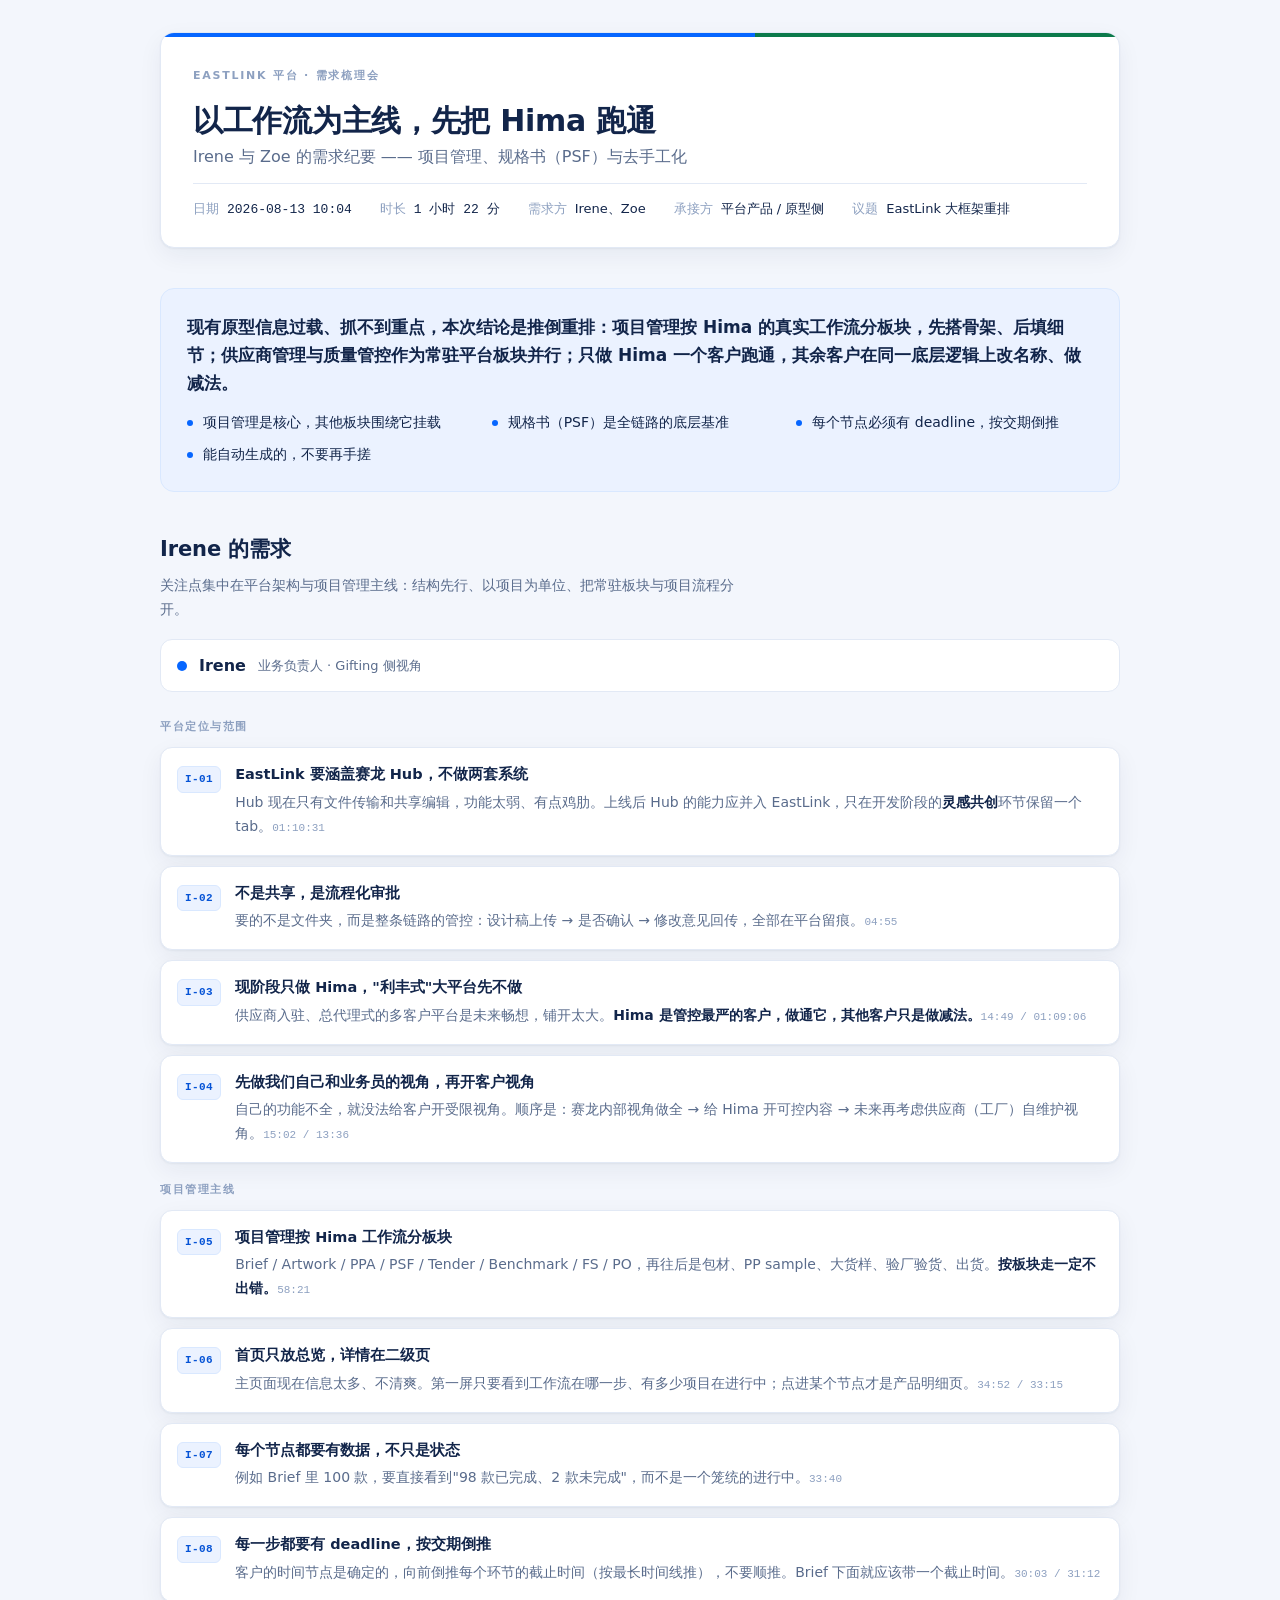
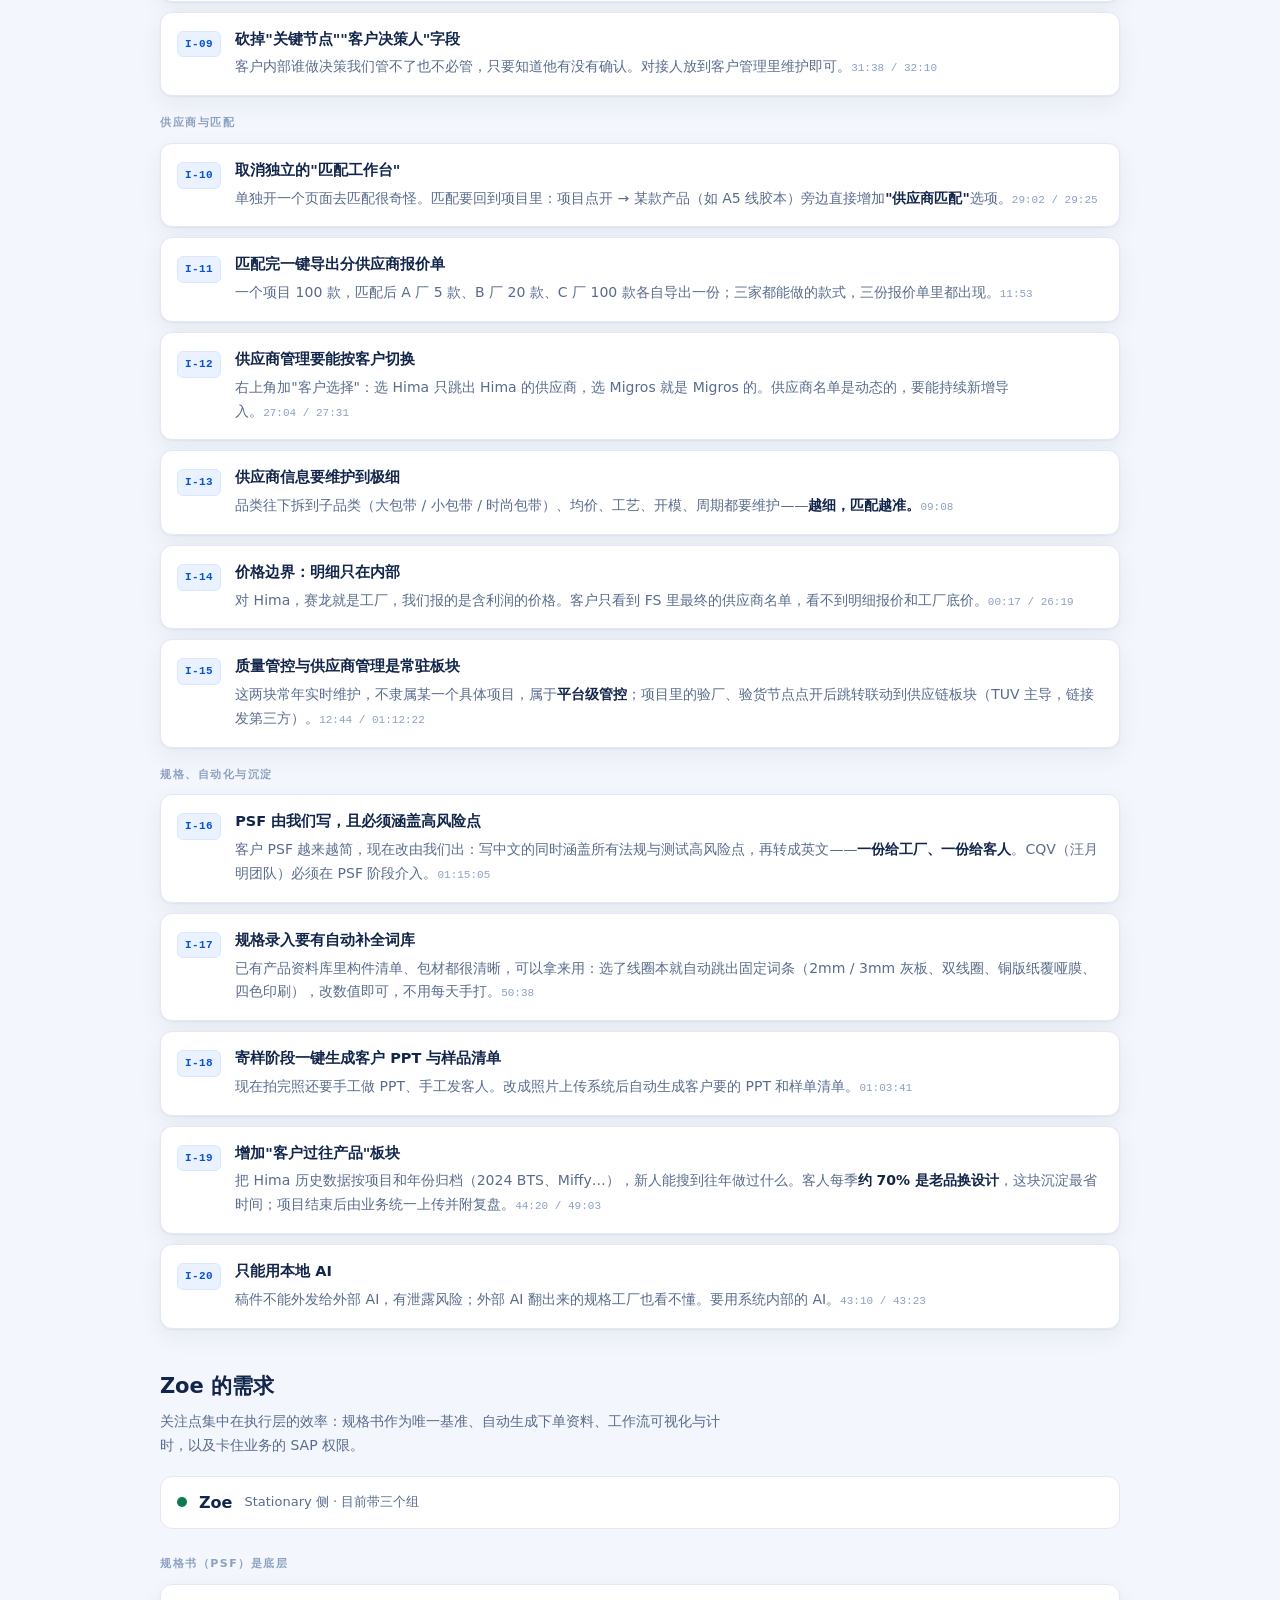
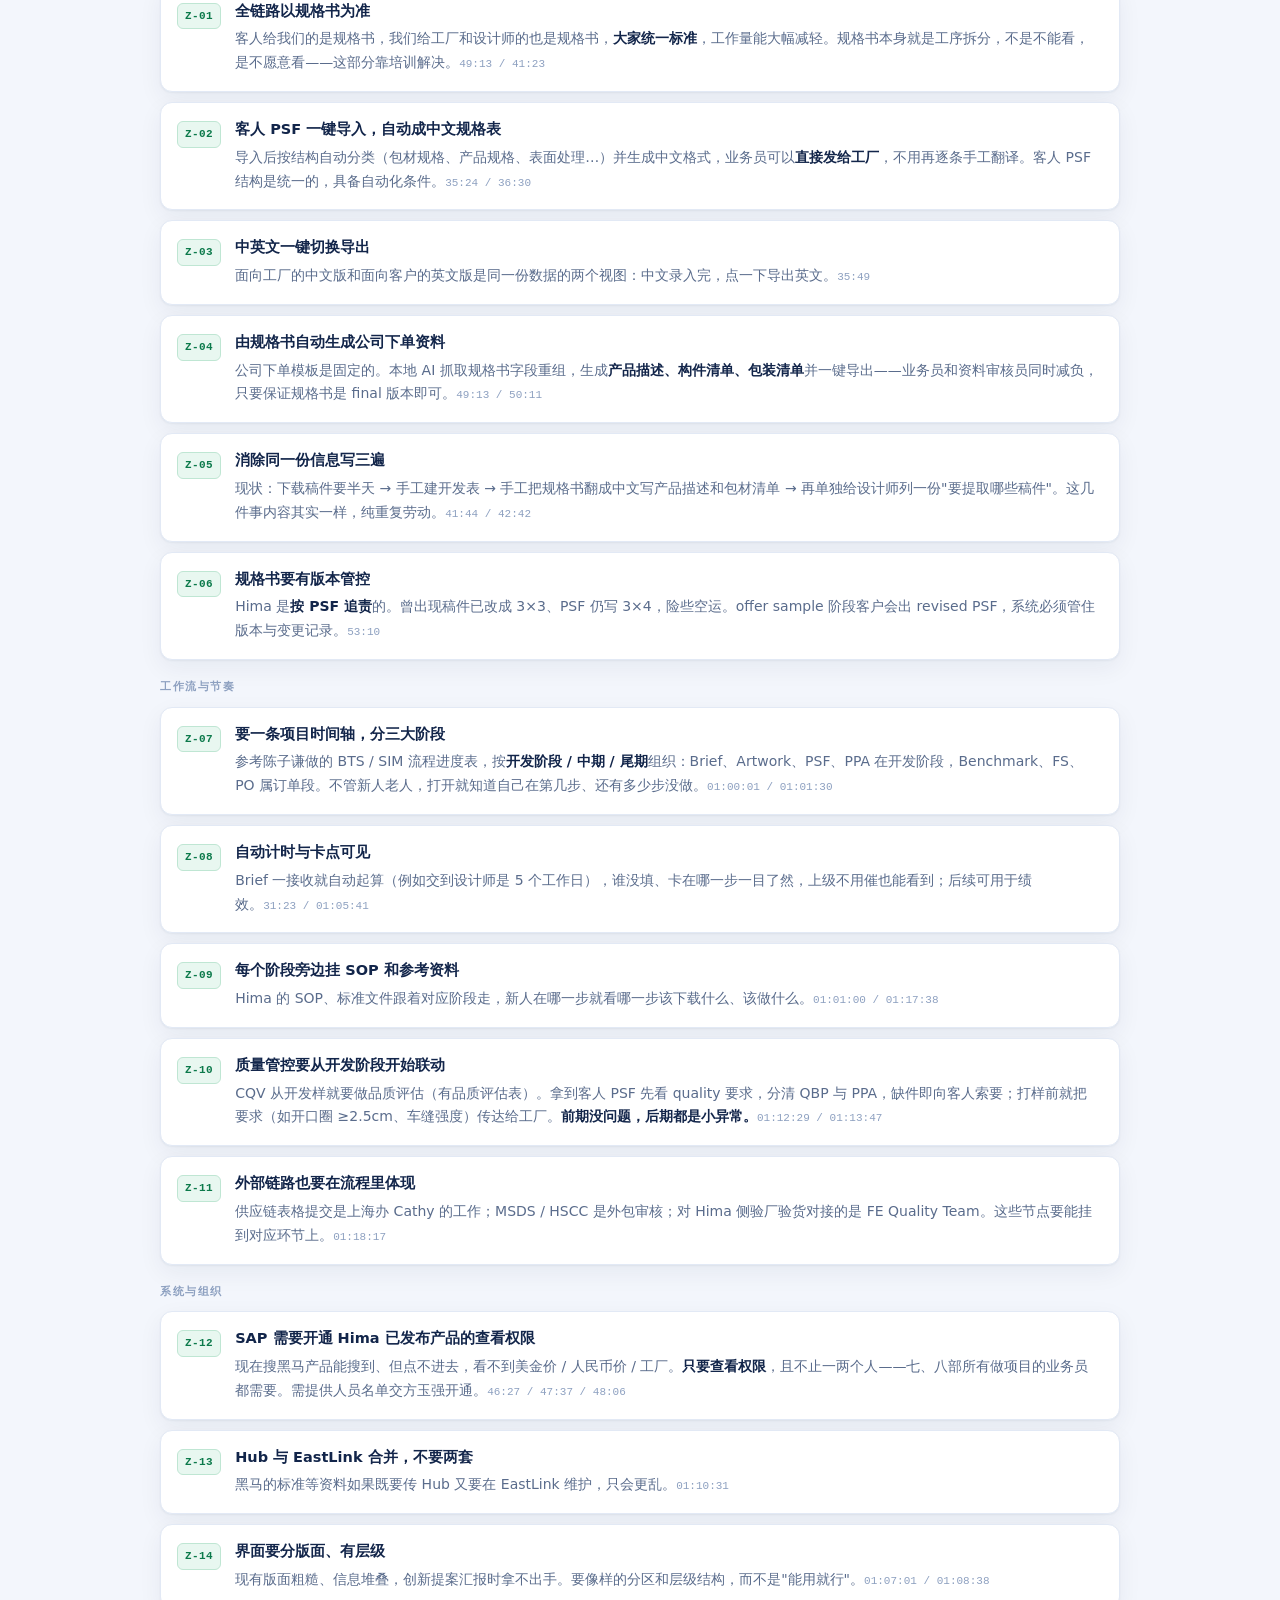
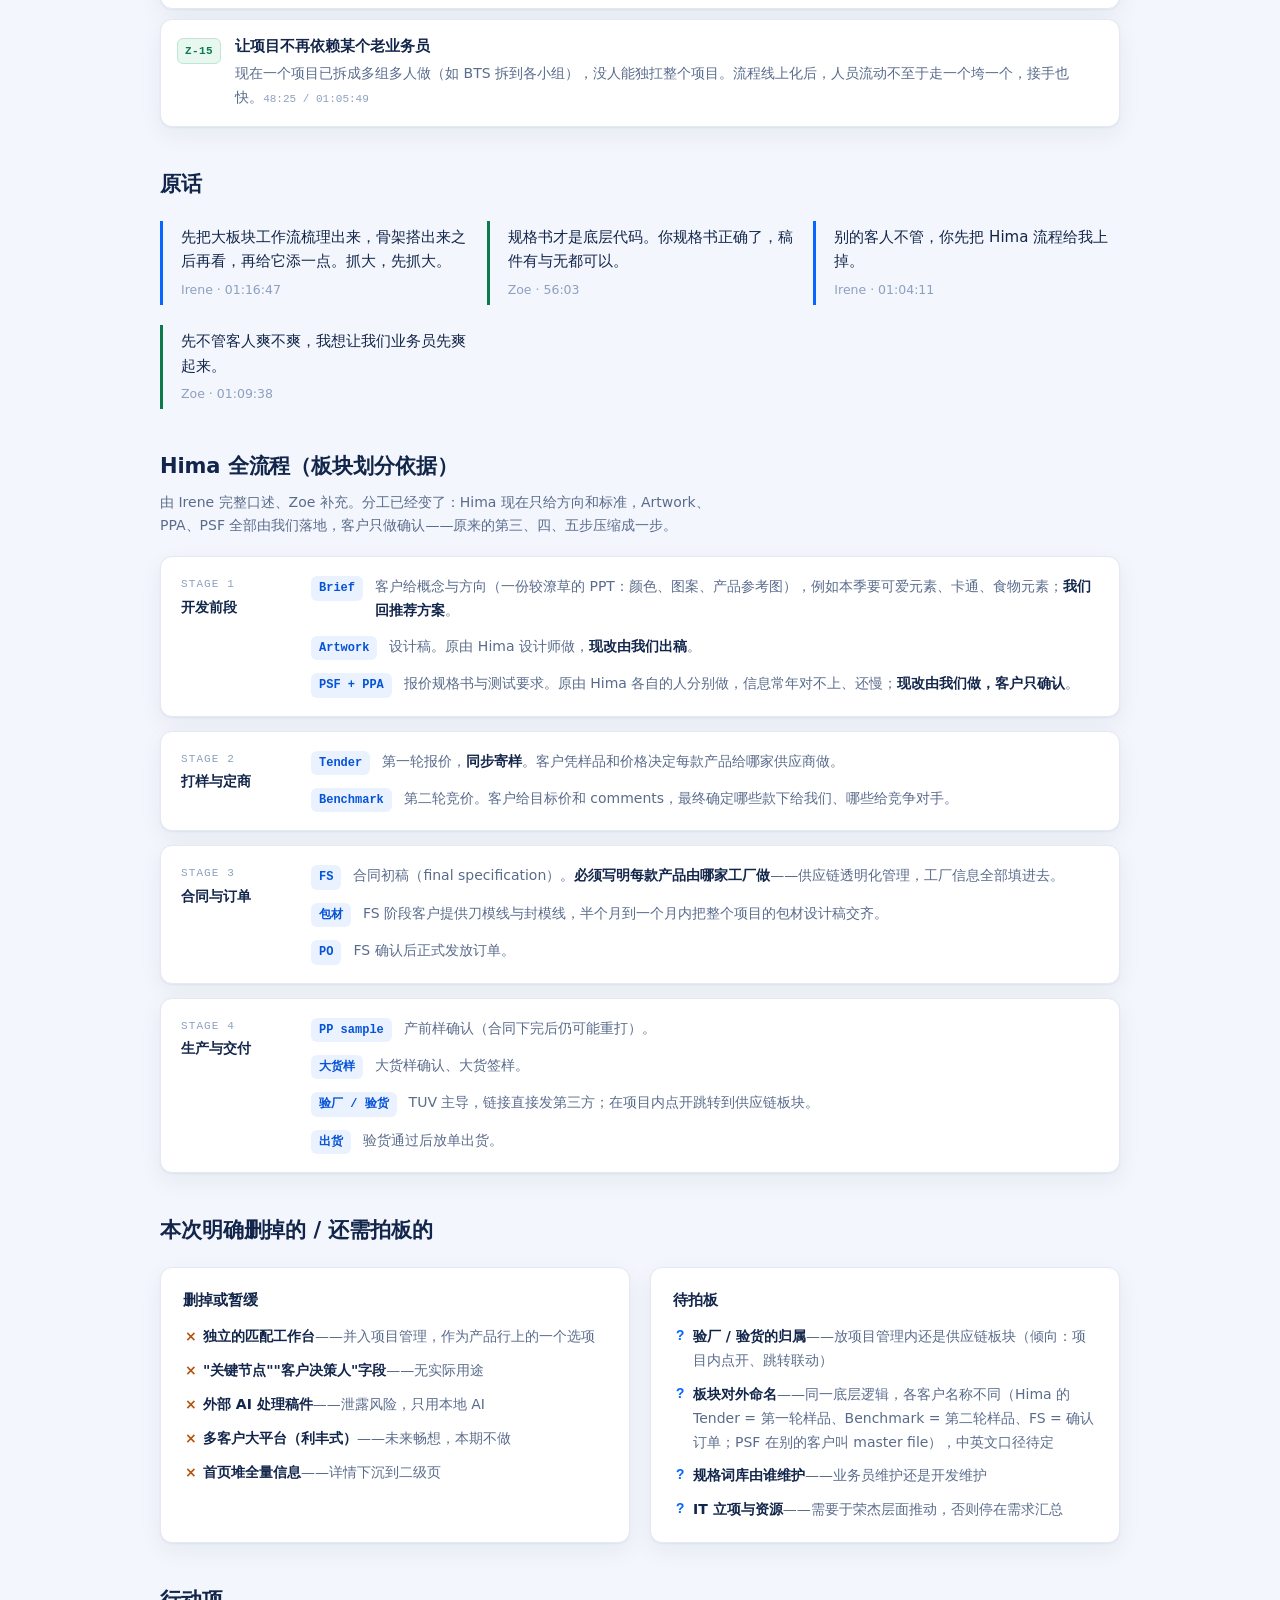
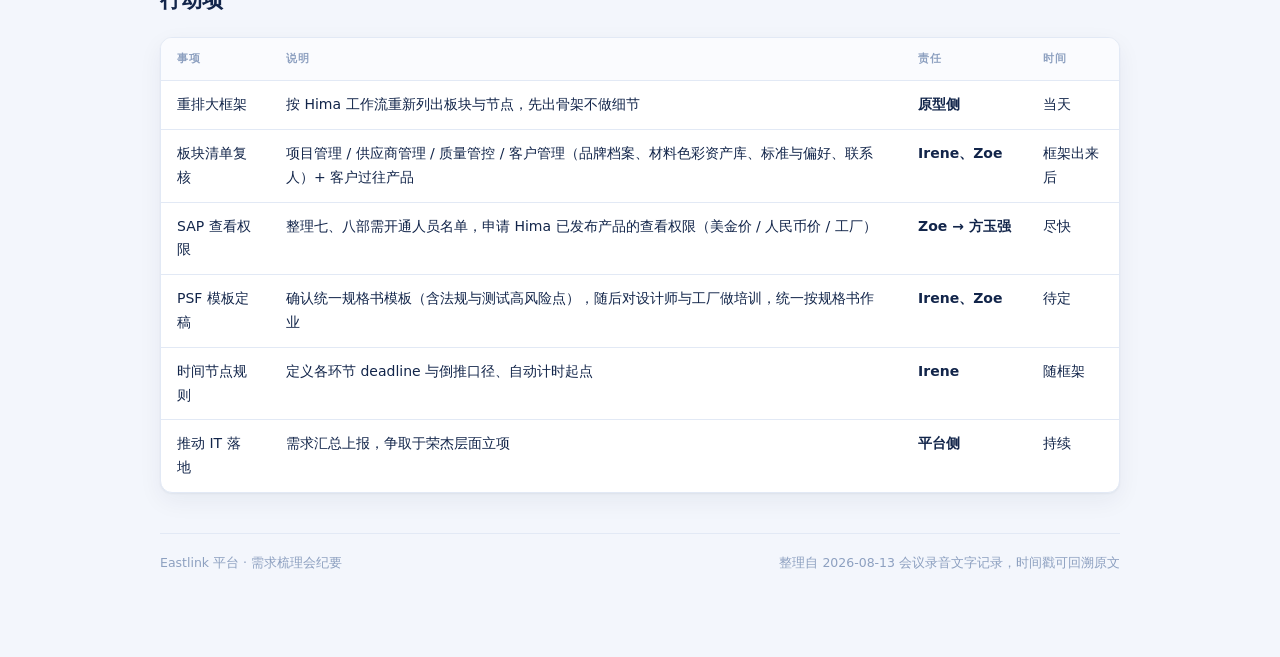
<file: meeting-20260813.html>
<!doctype html>
<html lang="zh-CN">
<head>
<meta charset="utf-8">
<meta name="viewport" content="width=device-width, initial-scale=1">
<title>Eastlink 需求纪要 0813</title>
<style>
/* ============ Eastlink 会议纪要 · 沿用 Demo 品牌令牌 ============ */
:root{
  --brand:#0666FF; --brand-deep:#0553D6; --brand-050:#EBF2FF; --brand-100:#D9E8FF;
  --green-ink:#0C7A4B; --green-050:#E8F7F0; --green-line:#BFE6D3;
  --amber:#B45309; --amber-050:#FCF0DE;
  --ink:#12254A; --muted:#5A6C8C; --faint:#8DA0C0;
  --bg:#F3F6FC; --surface:#FFFFFF; --surface-2:#FAFBFE;
  --line:#E2E9F5; --line-strong:#CDD9EC;
  --shadow:0 1px 2px rgba(18,37,74,.05), 0 8px 24px rgba(18,37,74,.06);
  --radius:14px;
  --mono:ui-monospace,"SF Mono","JetBrains Mono","Menlo","Consolas",monospace;
  --sans:"PingFang SC","Hiragino Sans GB","Microsoft YaHei","Noto Sans SC",system-ui,-apple-system,sans-serif;
}
@media (prefers-color-scheme: dark){
  :root:not([data-theme="light"]){
    --brand:#5C9BFF; --brand-deep:#8FBBFF; --brand-050:#152848; --brand-100:#1B3358;
    --green-ink:#4FD3A0; --green-050:#122E26; --green-line:#1F4A3C;
    --amber:#E0A356; --amber-050:#33260F;
    --ink:#E7EDF9; --muted:#9FB0CD; --faint:#7386A6;
    --bg:#0B1322; --surface:#121C30; --surface-2:#16223A;
    --line:#22314E; --line-strong:#31456A;
    --shadow:0 1px 2px rgba(0,0,0,.35), 0 10px 28px rgba(0,0,0,.35);
  }
}
:root[data-theme="dark"]{
  --brand:#5C9BFF; --brand-deep:#8FBBFF; --brand-050:#152848; --brand-100:#1B3358;
  --green-ink:#4FD3A0; --green-050:#122E26; --green-line:#1F4A3C;
  --amber:#E0A356; --amber-050:#33260F;
  --ink:#E7EDF9; --muted:#9FB0CD; --faint:#7386A6;
  --bg:#0B1322; --surface:#121C30; --surface-2:#16223A;
  --line:#22314E; --line-strong:#31456A;
  --shadow:0 1px 2px rgba(0,0,0,.35), 0 10px 28px rgba(0,0,0,.35);
}

*{margin:0;padding:0;box-sizing:border-box}
html{scroll-behavior:smooth}
body{
  font-family:var(--sans); background:var(--bg); color:var(--ink);
  font-size:15px; line-height:1.7;
  -webkit-font-smoothing:antialiased;
}
.wrap{max-width:1000px;margin:0 auto;padding:0 20px 96px;display:flex;flex-direction:column;gap:40px}

/* ---------- 页头 ---------- */
.masthead{
  margin-top:32px;background:var(--surface);border:1px solid var(--line);
  border-radius:var(--radius);box-shadow:var(--shadow);overflow:hidden;
}
.masthead .bar{height:4px;background:linear-gradient(90deg,var(--brand) 0%,var(--brand) 62%,var(--green-ink) 62%,var(--green-ink) 100%)}
.masthead .body{padding:30px 32px 26px;display:flex;flex-direction:column;gap:16px}
.eyebrow{
  font-size:11px;letter-spacing:.16em;text-transform:uppercase;
  color:var(--faint);font-weight:600;
}
h1{font-size:30px;line-height:1.25;font-weight:700;letter-spacing:-.01em;text-wrap:balance}
h1 .sub{display:block;font-size:16px;font-weight:500;color:var(--muted);margin-top:8px;letter-spacing:0}
.meta{display:flex;flex-wrap:wrap;gap:10px 28px;padding-top:14px;border-top:1px solid var(--line)}
.meta div{display:flex;gap:8px;align-items:baseline;font-size:13px}
.meta dt{color:var(--faint);flex:none}
.meta dd{color:var(--ink)}
.meta .num{font-family:var(--mono);font-variant-numeric:tabular-nums}

/* ---------- 通用 section ---------- */
section{display:flex;flex-direction:column;gap:18px}
.sec-head{display:flex;flex-direction:column;gap:6px}
h2{font-size:21px;font-weight:700;letter-spacing:-.005em}
.sec-head p{color:var(--muted);font-size:14px;max-width:66ch}
h3{font-size:15px;font-weight:700}

/* ---------- 结论卡 ---------- */
.verdict{
  background:var(--brand-050);border:1px solid var(--brand-100);border-radius:var(--radius);
  padding:24px 26px;display:flex;flex-direction:column;gap:14px;
}
.verdict p.lead{font-size:17px;line-height:1.65;font-weight:600;color:var(--ink);text-wrap:pretty}
.verdict ul{display:grid;gap:8px;grid-template-columns:repeat(auto-fit,minmax(240px,1fr));list-style:none}
.verdict li{font-size:14px;color:var(--ink);padding-left:16px;position:relative}
.verdict li::before{content:"";position:absolute;left:0;top:.62em;width:6px;height:6px;border-radius:50%;background:var(--brand)}

/* ---------- 需求列表 ---------- */
.owner{
  display:flex;align-items:center;gap:12px;padding:12px 16px;border-radius:12px;
  background:var(--surface);border:1px solid var(--line);
}
.owner .dot{width:10px;height:10px;border-radius:50%;flex:none}
.owner .name{font-weight:700;font-size:16px}
.owner .role{font-size:13px;color:var(--muted)}
.owner.irene .dot{background:var(--brand)}
.owner.zoe .dot{background:var(--green-ink)}

.reqs{display:flex;flex-direction:column;gap:10px;list-style:none}
.req{
  background:var(--surface);border:1px solid var(--line);border-radius:12px;
  padding:16px 18px 16px 16px;display:grid;grid-template-columns:auto 1fr;gap:14px;
  box-shadow:var(--shadow);
}
.req .id{
  font-family:var(--mono);font-size:11px;font-weight:600;letter-spacing:.04em;
  padding:3px 7px;border-radius:6px;align-self:start;margin-top:2px;white-space:nowrap;
}
.irene-set .req .id{background:var(--brand-050);color:var(--brand-deep);border:1px solid var(--brand-100)}
.zoe-set .req .id{background:var(--green-050);color:var(--green-ink);border:1px solid var(--green-line)}
.req .txt{display:flex;flex-direction:column;gap:5px;min-width:0}
.req .t{font-weight:700;font-size:14.5px;line-height:1.5}
.req .d{font-size:14px;color:var(--muted);text-wrap:pretty}
.req .d b{color:var(--ink);font-weight:600}
.stamp{
  font-family:var(--mono);font-size:11px;color:var(--faint);
  font-variant-numeric:tabular-nums;white-space:nowrap;
}

.group-label{
  font-size:11px;letter-spacing:.14em;text-transform:uppercase;color:var(--faint);
  font-weight:600;margin-top:8px;
}

/* ---------- 引言 ---------- */
blockquote{
  border-left:3px solid var(--line-strong);padding:4px 0 4px 18px;
  color:var(--ink);font-size:15px;line-height:1.65;
}
blockquote cite{display:block;margin-top:6px;font-style:normal;font-size:12.5px;color:var(--faint)}
.quotes{display:grid;gap:20px;grid-template-columns:repeat(auto-fit,minmax(280px,1fr))}
.quotes blockquote.i{border-left-color:var(--brand)}
.quotes blockquote.z{border-left-color:var(--green-ink)}

/* ---------- 流程 ---------- */
.flow{display:flex;flex-direction:column;gap:14px}
.stage{
  background:var(--surface);border:1px solid var(--line);border-radius:12px;
  padding:18px 20px;display:grid;grid-template-columns:112px 1fr;gap:18px;box-shadow:var(--shadow);
}
.stage .sl{display:flex;flex-direction:column;gap:2px}
.stage .sn{font-family:var(--mono);font-size:11px;color:var(--faint);letter-spacing:.1em}
.stage .st{font-weight:700;font-size:14px}
.steps{display:flex;flex-direction:column;gap:12px;list-style:none;min-width:0}
.steps li{display:grid;grid-template-columns:auto 1fr;gap:12px;align-items:baseline}
.steps .k{
  font-family:var(--mono);font-size:12px;font-weight:600;color:var(--brand-deep);
  background:var(--brand-050);border-radius:6px;padding:2px 8px;white-space:nowrap;
}
.steps .v{font-size:14px;color:var(--muted)}
.steps .v b{color:var(--ink);font-weight:600}

/* ---------- 表格 ---------- */
.tablewrap{overflow-x:auto;border:1px solid var(--line);border-radius:12px;background:var(--surface);box-shadow:var(--shadow)}
table{border-collapse:collapse;width:100%;min-width:620px;font-size:14px}
th,td{text-align:left;padding:12px 16px;border-bottom:1px solid var(--line);vertical-align:top}
th{font-size:11px;letter-spacing:.1em;text-transform:uppercase;color:var(--faint);background:var(--surface-2);font-weight:600}
tbody tr:last-child td{border-bottom:0}
td.who{white-space:nowrap;font-weight:600}

/* ---------- 不做清单 / 待拍板 ---------- */
.two{display:grid;gap:20px;grid-template-columns:repeat(auto-fit,minmax(300px,1fr))}
.panel{background:var(--surface);border:1px solid var(--line);border-radius:12px;padding:20px 22px;display:flex;flex-direction:column;gap:12px;box-shadow:var(--shadow)}
.panel h3{display:flex;align-items:center;gap:8px}
.panel ul{list-style:none;display:flex;flex-direction:column;gap:10px}
.panel li{font-size:14px;padding-left:20px;position:relative;color:var(--muted)}
.panel li b{color:var(--ink);font-weight:600}
.panel.cut li::before{content:"×";position:absolute;left:2px;top:0;color:var(--amber);font-weight:700}
.panel.ask li::before{content:"?";position:absolute;left:3px;top:0;color:var(--brand);font-weight:700;font-family:var(--mono)}

footer{
  border-top:1px solid var(--line);padding-top:18px;color:var(--faint);font-size:12.5px;
  display:flex;flex-wrap:wrap;gap:8px 24px;justify-content:space-between;
}

@media (max-width:640px){
  h1{font-size:24px}
  .masthead .body{padding:24px 20px}
  .stage{grid-template-columns:1fr;gap:12px}
  .req{padding:14px}
}
</style>
</head>
<body>
<div class="wrap">

  <header class="masthead">
    <div class="bar"></div>
    <div class="body">
      <div class="eyebrow">Eastlink 平台 · 需求梳理会</div>
      <h1>以工作流为主线，先把 Hima 跑通
        <span class="sub">Irene 与 Zoe 的需求纪要 —— 项目管理、规格书（PSF）与去手工化</span>
      </h1>
      <dl class="meta">
        <div><dt>日期</dt><dd class="num">2026-08-13 10:04</dd></div>
        <div><dt>时长</dt><dd class="num">1 小时 22 分</dd></div>
        <div><dt>需求方</dt><dd>Irene、Zoe</dd></div>
        <div><dt>承接方</dt><dd>平台产品 / 原型侧</dd></div>
        <div><dt>议题</dt><dd>EastLink 大框架重排</dd></div>
      </dl>
    </div>
  </header>

  <section>
    <div class="verdict">
      <p class="lead">现有原型信息过载、抓不到重点，本次结论是推倒重排：项目管理按 Hima 的真实工作流分板块，先搭骨架、后填细节；供应商管理与质量管控作为常驻平台板块并行；只做 Hima 一个客户跑通，其余客户在同一底层逻辑上改名称、做减法。</p>
      <ul>
        <li>项目管理是核心，其他板块围绕它挂载</li>
        <li>规格书（PSF）是全链路的底层基准</li>
        <li>每个节点必须有 deadline，按交期倒推</li>
        <li>能自动生成的，不要再手搓</li>
      </ul>
    </div>
  </section>

  <section>
    <div class="sec-head">
      <h2>Irene 的需求</h2>
      <p>关注点集中在平台架构与项目管理主线：结构先行、以项目为单位、把常驻板块与项目流程分开。</p>
    </div>
    <div class="owner irene"><span class="dot"></span><span class="name">Irene</span><span class="role">业务负责人 · Gifting 侧视角</span></div>

    <div class="irene-set" style="display:flex;flex-direction:column;gap:10px">

      <div class="group-label">平台定位与范围</div>
      <ul class="reqs">
        <li class="req"><span class="id">I-01</span><div class="txt">
          <div class="t">EastLink 要涵盖赛龙 Hub，不做两套系统</div>
          <div class="d">Hub 现在只有文件传输和共享编辑，功能太弱、有点鸡肋。上线后 Hub 的能力应并入 EastLink，只在开发阶段的<b>灵感共创</b>环节保留一个 tab。<span class="stamp">01:10:31</span></div>
        </div></li>
        <li class="req"><span class="id">I-02</span><div class="txt">
          <div class="t">不是共享，是流程化审批</div>
          <div class="d">要的不是文件夹，而是整条链路的管控：设计稿上传 → 是否确认 → 修改意见回传，全部在平台留痕。<span class="stamp">04:55</span></div>
        </div></li>
        <li class="req"><span class="id">I-03</span><div class="txt">
          <div class="t">现阶段只做 Hima，"利丰式"大平台先不做</div>
          <div class="d">供应商入驻、总代理式的多客户平台是未来畅想，铺开太大。<b>Hima 是管控最严的客户，做通它，其他客户只是做减法。</b><span class="stamp">14:49 / 01:09:06</span></div>
        </div></li>
        <li class="req"><span class="id">I-04</span><div class="txt">
          <div class="t">先做我们自己和业务员的视角，再开客户视角</div>
          <div class="d">自己的功能不全，就没法给客户开受限视角。顺序是：赛龙内部视角做全 → 给 Hima 开可控内容 → 未来再考虑供应商（工厂）自维护视角。<span class="stamp">15:02 / 13:36</span></div>
        </div></li>
      </ul>

      <div class="group-label">项目管理主线</div>
      <ul class="reqs">
        <li class="req"><span class="id">I-05</span><div class="txt">
          <div class="t">项目管理按 Hima 工作流分板块</div>
          <div class="d">Brief / Artwork / PPA / PSF / Tender / Benchmark / FS / PO，再往后是包材、PP sample、大货样、验厂验货、出货。<b>按板块走一定不出错。</b><span class="stamp">58:21</span></div>
        </div></li>
        <li class="req"><span class="id">I-06</span><div class="txt">
          <div class="t">首页只放总览，详情在二级页</div>
          <div class="d">主页面现在信息太多、不清爽。第一屏只要看到工作流在哪一步、有多少项目在进行中；点进某个节点才是产品明细页。<span class="stamp">34:52 / 33:15</span></div>
        </div></li>
        <li class="req"><span class="id">I-07</span><div class="txt">
          <div class="t">每个节点都要有数据，不只是状态</div>
          <div class="d">例如 Brief 里 100 款，要直接看到"98 款已完成、2 款未完成"，而不是一个笼统的进行中。<span class="stamp">33:40</span></div>
        </div></li>
        <li class="req"><span class="id">I-08</span><div class="txt">
          <div class="t">每一步都要有 deadline，按交期倒推</div>
          <div class="d">客户的时间节点是确定的，向前倒推每个环节的截止时间（按最长时间线推），不要顺推。Brief 下面就应该带一个截止时间。<span class="stamp">30:03 / 31:12</span></div>
        </div></li>
        <li class="req"><span class="id">I-09</span><div class="txt">
          <div class="t">砍掉"关键节点""客户决策人"字段</div>
          <div class="d">客户内部谁做决策我们管不了也不必管，只要知道他有没有确认。对接人放到客户管理里维护即可。<span class="stamp">31:38 / 32:10</span></div>
        </div></li>
      </ul>

      <div class="group-label">供应商与匹配</div>
      <ul class="reqs">
        <li class="req"><span class="id">I-10</span><div class="txt">
          <div class="t">取消独立的"匹配工作台"</div>
          <div class="d">单独开一个页面去匹配很奇怪。匹配要回到项目里：项目点开 → 某款产品（如 A5 线胶本）旁边直接增加<b>"供应商匹配"</b>选项。<span class="stamp">29:02 / 29:25</span></div>
        </div></li>
        <li class="req"><span class="id">I-11</span><div class="txt">
          <div class="t">匹配完一键导出分供应商报价单</div>
          <div class="d">一个项目 100 款，匹配后 A 厂 5 款、B 厂 20 款、C 厂 100 款各自导出一份；三家都能做的款式，三份报价单里都出现。<span class="stamp">11:53</span></div>
        </div></li>
        <li class="req"><span class="id">I-12</span><div class="txt">
          <div class="t">供应商管理要能按客户切换</div>
          <div class="d">右上角加"客户选择"：选 Hima 只跳出 Hima 的供应商，选 Migros 就是 Migros 的。供应商名单是动态的，要能持续新增导入。<span class="stamp">27:04 / 27:31</span></div>
        </div></li>
        <li class="req"><span class="id">I-13</span><div class="txt">
          <div class="t">供应商信息要维护到极细</div>
          <div class="d">品类往下拆到子品类（大包带 / 小包带 / 时尚包带）、均价、工艺、开模、周期都要维护——<b>越细，匹配越准。</b><span class="stamp">09:08</span></div>
        </div></li>
        <li class="req"><span class="id">I-14</span><div class="txt">
          <div class="t">价格边界：明细只在内部</div>
          <div class="d">对 Hima，赛龙就是工厂，我们报的是含利润的价格。客户只看到 FS 里最终的供应商名单，看不到明细报价和工厂底价。<span class="stamp">00:17 / 26:19</span></div>
        </div></li>
        <li class="req"><span class="id">I-15</span><div class="txt">
          <div class="t">质量管控与供应商管理是常驻板块</div>
          <div class="d">这两块常年实时维护，不隶属某一个具体项目，属于<b>平台级管控</b>；项目里的验厂、验货节点点开后跳转联动到供应链板块（TUV 主导，链接发第三方）。<span class="stamp">12:44 / 01:12:22</span></div>
        </div></li>
      </ul>

      <div class="group-label">规格、自动化与沉淀</div>
      <ul class="reqs">
        <li class="req"><span class="id">I-16</span><div class="txt">
          <div class="t">PSF 由我们写，且必须涵盖高风险点</div>
          <div class="d">客户 PSF 越来越简，现在改由我们出：写中文的同时涵盖所有法规与测试高风险点，再转成英文——<b>一份给工厂、一份给客人</b>。CQV（汪月明团队）必须在 PSF 阶段介入。<span class="stamp">01:15:05</span></div>
        </div></li>
        <li class="req"><span class="id">I-17</span><div class="txt">
          <div class="t">规格录入要有自动补全词库</div>
          <div class="d">已有产品资料库里构件清单、包材都很清晰，可以拿来用：选了线圈本就自动跳出固定词条（2mm / 3mm 灰板、双线圈、铜版纸覆哑膜、四色印刷），改数值即可，不用每天手打。<span class="stamp">50:38</span></div>
        </div></li>
        <li class="req"><span class="id">I-18</span><div class="txt">
          <div class="t">寄样阶段一键生成客户 PPT 与样品清单</div>
          <div class="d">现在拍完照还要手工做 PPT、手工发客人。改成照片上传系统后自动生成客户要的 PPT 和样单清单。<span class="stamp">01:03:41</span></div>
        </div></li>
        <li class="req"><span class="id">I-19</span><div class="txt">
          <div class="t">增加"客户过往产品"板块</div>
          <div class="d">把 Hima 历史数据按项目和年份归档（2024 BTS、Miffy…），新人能搜到往年做过什么。客人每季<b>约 70% 是老品换设计</b>，这块沉淀最省时间；项目结束后由业务统一上传并附复盘。<span class="stamp">44:20 / 49:03</span></div>
        </div></li>
        <li class="req"><span class="id">I-20</span><div class="txt">
          <div class="t">只能用本地 AI</div>
          <div class="d">稿件不能外发给外部 AI，有泄露风险；外部 AI 翻出来的规格工厂也看不懂。要用系统内部的 AI。<span class="stamp">43:10 / 43:23</span></div>
        </div></li>
      </ul>
    </div>
  </section>

  <section>
    <div class="sec-head">
      <h2>Zoe 的需求</h2>
      <p>关注点集中在执行层的效率：规格书作为唯一基准、自动生成下单资料、工作流可视化与计时，以及卡住业务的 SAP 权限。</p>
    </div>
    <div class="owner zoe"><span class="dot"></span><span class="name">Zoe</span><span class="role">Stationary 侧 · 目前带三个组</span></div>

    <div class="zoe-set" style="display:flex;flex-direction:column;gap:10px">

      <div class="group-label">规格书（PSF）是底层</div>
      <ul class="reqs">
        <li class="req"><span class="id">Z-01</span><div class="txt">
          <div class="t">全链路以规格书为准</div>
          <div class="d">客人给我们的是规格书，我们给工厂和设计师的也是规格书，<b>大家统一标准</b>，工作量能大幅减轻。规格书本身就是工序拆分，不是不能看，是不愿意看——这部分靠培训解决。<span class="stamp">49:13 / 41:23</span></div>
        </div></li>
        <li class="req"><span class="id">Z-02</span><div class="txt">
          <div class="t">客人 PSF 一键导入，自动成中文规格表</div>
          <div class="d">导入后按结构自动分类（包材规格、产品规格、表面处理…）并生成中文格式，业务员可以<b>直接发给工厂</b>，不用再逐条手工翻译。客人 PSF 结构是统一的，具备自动化条件。<span class="stamp">35:24 / 36:30</span></div>
        </div></li>
        <li class="req"><span class="id">Z-03</span><div class="txt">
          <div class="t">中英文一键切换导出</div>
          <div class="d">面向工厂的中文版和面向客户的英文版是同一份数据的两个视图：中文录入完，点一下导出英文。<span class="stamp">35:49</span></div>
        </div></li>
        <li class="req"><span class="id">Z-04</span><div class="txt">
          <div class="t">由规格书自动生成公司下单资料</div>
          <div class="d">公司下单模板是固定的。本地 AI 抓取规格书字段重组，生成<b>产品描述、构件清单、包装清单</b>并一键导出——业务员和资料审核员同时减负，只要保证规格书是 final 版本即可。<span class="stamp">49:13 / 50:11</span></div>
        </div></li>
        <li class="req"><span class="id">Z-05</span><div class="txt">
          <div class="t">消除同一份信息写三遍</div>
          <div class="d">现状：下载稿件要半天 → 手工建开发表 → 手工把规格书翻成中文写产品描述和包材清单 → 再单独给设计师列一份"要提取哪些稿件"。这几件事内容其实一样，纯重复劳动。<span class="stamp">41:44 / 42:42</span></div>
        </div></li>
        <li class="req"><span class="id">Z-06</span><div class="txt">
          <div class="t">规格书要有版本管控</div>
          <div class="d">Hima 是<b>按 PSF 追责</b>的。曾出现稿件已改成 3×3、PSF 仍写 3×4，险些空运。offer sample 阶段客户会出 revised PSF，系统必须管住版本与变更记录。<span class="stamp">53:10</span></div>
        </div></li>
      </ul>

      <div class="group-label">工作流与节奏</div>
      <ul class="reqs">
        <li class="req"><span class="id">Z-07</span><div class="txt">
          <div class="t">要一条项目时间轴，分三大阶段</div>
          <div class="d">参考陈子谦做的 BTS / SIM 流程进度表，按<b>开发阶段 / 中期 / 尾期</b>组织：Brief、Artwork、PSF、PPA 在开发阶段，Benchmark、FS、PO 属订单段。不管新人老人，打开就知道自己在第几步、还有多少步没做。<span class="stamp">01:00:01 / 01:01:30</span></div>
        </div></li>
        <li class="req"><span class="id">Z-08</span><div class="txt">
          <div class="t">自动计时与卡点可见</div>
          <div class="d">Brief 一接收就自动起算（例如交到设计师是 5 个工作日），谁没填、卡在哪一步一目了然，上级不用催也能看到；后续可用于绩效。<span class="stamp">31:23 / 01:05:41</span></div>
        </div></li>
        <li class="req"><span class="id">Z-09</span><div class="txt">
          <div class="t">每个阶段旁边挂 SOP 和参考资料</div>
          <div class="d">Hima 的 SOP、标准文件跟着对应阶段走，新人在哪一步就看哪一步该下载什么、该做什么。<span class="stamp">01:01:00 / 01:17:38</span></div>
        </div></li>
        <li class="req"><span class="id">Z-10</span><div class="txt">
          <div class="t">质量管控要从开发阶段开始联动</div>
          <div class="d">CQV 从开发样就要做品质评估（有品质评估表）。拿到客人 PSF 先看 quality 要求，分清 QBP 与 PPA，缺件即向客人索要；打样前就把要求（如开口圈 ≥2.5cm、车缝强度）传达给工厂。<b>前期没问题，后期都是小异常。</b><span class="stamp">01:12:29 / 01:13:47</span></div>
        </div></li>
        <li class="req"><span class="id">Z-11</span><div class="txt">
          <div class="t">外部链路也要在流程里体现</div>
          <div class="d">供应链表格提交是上海办 Cathy 的工作；MSDS / HSCC 是外包审核；对 Hima 侧验厂验货对接的是 FE Quality Team。这些节点要能挂到对应环节上。<span class="stamp">01:18:17</span></div>
        </div></li>
      </ul>

      <div class="group-label">系统与组织</div>
      <ul class="reqs">
        <li class="req"><span class="id">Z-12</span><div class="txt">
          <div class="t">SAP 需要开通 Hima 已发布产品的查看权限</div>
          <div class="d">现在搜黑马产品能搜到、但点不进去，看不到美金价 / 人民币价 / 工厂。<b>只要查看权限</b>，且不止一两个人——七、八部所有做项目的业务员都需要。需提供人员名单交方玉强开通。<span class="stamp">46:27 / 47:37 / 48:06</span></div>
        </div></li>
        <li class="req"><span class="id">Z-13</span><div class="txt">
          <div class="t">Hub 与 EastLink 合并，不要两套</div>
          <div class="d">黑马的标准等资料如果既要传 Hub 又要在 EastLink 维护，只会更乱。<span class="stamp">01:10:31</span></div>
        </div></li>
        <li class="req"><span class="id">Z-14</span><div class="txt">
          <div class="t">界面要分版面、有层级</div>
          <div class="d">现有版面粗糙、信息堆叠，创新提案汇报时拿不出手。要像样的分区和层级结构，而不是"能用就行"。<span class="stamp">01:07:01 / 01:08:38</span></div>
        </div></li>
        <li class="req"><span class="id">Z-15</span><div class="txt">
          <div class="t">让项目不再依赖某个老业务员</div>
          <div class="d">现在一个项目已拆成多组多人做（如 BTS 拆到各小组），没人能独扛整个项目。流程线上化后，人员流动不至于走一个垮一个，接手也快。<span class="stamp">48:25 / 01:05:49</span></div>
        </div></li>
      </ul>
    </div>
  </section>

  <section>
    <div class="sec-head"><h2>原话</h2></div>
    <div class="quotes">
      <blockquote class="i">先把大板块工作流梳理出来，骨架搭出来之后再看，再给它添一点。抓大，先抓大。<cite>Irene · 01:16:47</cite></blockquote>
      <blockquote class="z">规格书才是底层代码。你规格书正确了，稿件有与无都可以。<cite>Zoe · 56:03</cite></blockquote>
      <blockquote class="i">别的客人不管，你先把 Hima 流程给我上掉。<cite>Irene · 01:04:11</cite></blockquote>
      <blockquote class="z">先不管客人爽不爽，我想让我们业务员先爽起来。<cite>Zoe · 01:09:38</cite></blockquote>
    </div>
  </section>

  <section>
    <div class="sec-head">
      <h2>Hima 全流程（板块划分依据）</h2>
      <p>由 Irene 完整口述、Zoe 补充。分工已经变了：Hima 现在只给方向和标准，Artwork、PPA、PSF 全部由我们落地，客户只做确认——原来的第三、四、五步压缩成一步。</p>
    </div>
    <div class="flow">

      <div class="stage">
        <div class="sl"><span class="sn">STAGE 1</span><span class="st">开发前段</span></div>
        <ul class="steps">
          <li><span class="k">Brief</span><span class="v">客户给概念与方向（一份较潦草的 PPT：颜色、图案、产品参考图），例如本季要可爱元素、卡通、食物元素；<b>我们回推荐方案</b>。</span></li>
          <li><span class="k">Artwork</span><span class="v">设计稿。原由 Hima 设计师做，<b>现改由我们出稿</b>。</span></li>
          <li><span class="k">PSF + PPA</span><span class="v">报价规格书与测试要求。原由 Hima 各自的人分别做，信息常年对不上、还慢；<b>现改由我们做，客户只确认</b>。</span></li>
        </ul>
      </div>

      <div class="stage">
        <div class="sl"><span class="sn">STAGE 2</span><span class="st">打样与定商</span></div>
        <ul class="steps">
          <li><span class="k">Tender</span><span class="v">第一轮报价，<b>同步寄样</b>。客户凭样品和价格决定每款产品给哪家供应商做。</span></li>
          <li><span class="k">Benchmark</span><span class="v">第二轮竞价。客户给目标价和 comments，最终确定哪些款下给我们、哪些给竞争对手。</span></li>
        </ul>
      </div>

      <div class="stage">
        <div class="sl"><span class="sn">STAGE 3</span><span class="st">合同与订单</span></div>
        <ul class="steps">
          <li><span class="k">FS</span><span class="v">合同初稿（final specification）。<b>必须写明每款产品由哪家工厂做</b>——供应链透明化管理，工厂信息全部填进去。</span></li>
          <li><span class="k">包材</span><span class="v">FS 阶段客户提供刀模线与封模线，半个月到一个月内把整个项目的包材设计稿交齐。</span></li>
          <li><span class="k">PO</span><span class="v">FS 确认后正式发放订单。</span></li>
        </ul>
      </div>

      <div class="stage">
        <div class="sl"><span class="sn">STAGE 4</span><span class="st">生产与交付</span></div>
        <ul class="steps">
          <li><span class="k">PP sample</span><span class="v">产前样确认（合同下完后仍可能重打）。</span></li>
          <li><span class="k">大货样</span><span class="v">大货样确认、大货签样。</span></li>
          <li><span class="k">验厂 / 验货</span><span class="v">TUV 主导，链接直接发第三方；在项目内点开跳转到供应链板块。</span></li>
          <li><span class="k">出货</span><span class="v">验货通过后放单出货。</span></li>
        </ul>
      </div>
    </div>
  </section>

  <section>
    <div class="sec-head"><h2>本次明确删掉的 / 还需拍板的</h2></div>
    <div class="two">
      <div class="panel cut">
        <h3>删掉或暂缓</h3>
        <ul>
          <li><b>独立的匹配工作台</b>——并入项目管理，作为产品行上的一个选项</li>
          <li><b>"关键节点""客户决策人"字段</b>——无实际用途</li>
          <li><b>外部 AI 处理稿件</b>——泄露风险，只用本地 AI</li>
          <li><b>多客户大平台（利丰式）</b>——未来畅想，本期不做</li>
          <li><b>首页堆全量信息</b>——详情下沉到二级页</li>
        </ul>
      </div>
      <div class="panel ask">
        <h3>待拍板</h3>
        <ul>
          <li><b>验厂 / 验货的归属</b>——放项目管理内还是供应链板块（倾向：项目内点开、跳转联动）</li>
          <li><b>板块对外命名</b>——同一底层逻辑，各客户名称不同（Hima 的 Tender = 第一轮样品、Benchmark = 第二轮样品、FS = 确认订单；PSF 在别的客户叫 master file），中英文口径待定</li>
          <li><b>规格词库由谁维护</b>——业务员维护还是开发维护</li>
          <li><b>IT 立项与资源</b>——需要于荣杰层面推动，否则停在需求汇总</li>
        </ul>
      </div>
    </div>
  </section>

  <section>
    <div class="sec-head"><h2>行动项</h2></div>
    <div class="tablewrap">
      <table>
        <thead><tr><th>事项</th><th>说明</th><th>责任</th><th>时间</th></tr></thead>
        <tbody>
          <tr><td>重排大框架</td><td>按 Hima 工作流重新列出板块与节点，先出骨架不做细节</td><td class="who">原型侧</td><td>当天</td></tr>
          <tr><td>板块清单复核</td><td>项目管理 / 供应商管理 / 质量管控 / 客户管理（品牌档案、材料色彩资产库、标准与偏好、联系人）+ 客户过往产品</td><td class="who">Irene、Zoe</td><td>框架出来后</td></tr>
          <tr><td>SAP 查看权限</td><td>整理七、八部需开通人员名单，申请 Hima 已发布产品的查看权限（美金价 / 人民币价 / 工厂）</td><td class="who">Zoe → 方玉强</td><td>尽快</td></tr>
          <tr><td>PSF 模板定稿</td><td>确认统一规格书模板（含法规与测试高风险点），随后对设计师与工厂做培训，统一按规格书作业</td><td class="who">Irene、Zoe</td><td>待定</td></tr>
          <tr><td>时间节点规则</td><td>定义各环节 deadline 与倒推口径、自动计时起点</td><td class="who">Irene</td><td>随框架</td></tr>
          <tr><td>推动 IT 落地</td><td>需求汇总上报，争取于荣杰层面立项</td><td class="who">平台侧</td><td>持续</td></tr>
        </tbody>
      </table>
    </div>
  </section>

  <footer>
    <span>Eastlink 平台 · 需求梳理会纪要</span>
    <span>整理自 2026-08-13 会议录音文字记录，时间戳可回溯原文</span>
  </footer>

</div>
</body>
</html>
</file>
<file: styles.css>
/* ============ Eastlink Demo · 品牌视觉 ============ */
/* 主色 #0666FF（品牌蓝）· 点缀 #4FB3F6（天蓝）/ #2FCE8B（薄荷绿）
   天蓝与绿色对比度不足，只作色块点缀，不承载文字；文字一律用墨色令牌 */

:root {
  --brand: #0666FF;
  --brand-deep: #0553D6;
  --brand-050: #EBF2FF;
  --brand-100: #D9E8FF;
  --sky: #4FB3F6;
  --sky-soft: #E4F4FE;
  --green: #2FCE8B;
  --green-soft: #DFF8EC;
  --green-ink: #0C7A4B;
  --amber: #B45309;
  --amber-soft: #FCF0DE;
  --red: #C93B3B;
  --red-soft: #FBE5E5;
  --ink: #12254A;
  --muted: #5A6C8C;
  --faint: #8DA0C0;
  --bg: #F3F6FC;
  --surface: #FFFFFF;
  --line: #E2E9F5;
  --shadow: 0 1px 2px rgba(18, 37, 74, .05), 0 8px 24px rgba(18, 37, 74, .06);
  --radius: 14px;
}

* { margin: 0; padding: 0; box-sizing: border-box; }

html { scroll-behavior: smooth; }

body {
  font-family: "PingFang SC", "Hiragino Sans GB", "Microsoft YaHei", "Noto Sans SC", system-ui, -apple-system, sans-serif;
  background: var(--bg);
  color: var(--ink);
  font-size: 14px;
  line-height: 1.55;
}

button { font-family: inherit; cursor: pointer; border: none; background: none; color: inherit; }
select, input, textarea { font-family: inherit; font-size: 13px; color: var(--ink); }

.app {
  display: grid;
  grid-template-columns: 224px minmax(0, 1fr) 312px;
  min-height: 100vh;
}

/* ============ 左侧导航（品牌蓝） ============ */
.side {
  background: linear-gradient(178deg, var(--brand) 0%, #0559E2 100%);
  color: #fff;
  padding: 22px 14px 16px;
  display: flex;
  flex-direction: column;
  gap: 22px;
  position: sticky;
  top: 0;
  height: 100vh;
}

.logo-row { display: flex; align-items: center; gap: 10px; padding: 0 8px; }
.logo-mark {
  width: 40px; height: 40px; border-radius: 11px;
  background: rgba(255, 255, 255, .14);
  display: flex; align-items: center; justify-content: center; gap: 4px;
  flex-shrink: 0;
}
.logo-mark .logo-e {
  font-size: 23px; font-weight: 800; line-height: 1; color: #fff;
  letter-spacing: 0; transform: translateY(-1px);
}
.logo-text strong { display: block; font-size: 17px; letter-spacing: .3px; }
.logo-text span { display: block; font-size: 11px; opacity: .78; margin-top: 1px; }

.nav { display: flex; flex-direction: column; gap: 4px; }
.nav-btn {
  display: flex; align-items: center; gap: 10px;
  padding: 10px 12px; border-radius: 10px;
  color: rgba(255, 255, 255, .88);
  font-size: 13.5px; text-align: left;
  transition: background .15s;
}
.nav-btn span { font-size: 10px; opacity: .6; font-variant-numeric: tabular-nums; }
.nav-btn:hover { background: rgba(255, 255, 255, .12); }
.nav-btn.active { background: #fff; color: var(--brand); font-weight: 600; }
.nav-btn.active span { opacity: .55; }

.role-box {
  margin-top: auto;
  background: rgba(255, 255, 255, .1);
  border: 1px solid rgba(255, 255, 255, .16);
  border-radius: 12px;
  padding: 12px;
}
.role-box label { font-size: 11px; opacity: .8; display: block; margin-bottom: 6px; }
.role-box select {
  width: 100%; padding: 8px 10px; border-radius: 8px;
  border: none; background: #fff; color: var(--ink); font-weight: 600;
}
.role-box p { font-size: 11.5px; opacity: .85; margin-top: 8px; line-height: 1.5; }
.side-foot { font-size: 10.5px; opacity: .55; text-align: center; }

/* ============ 主区域 ============ */
.main { padding: 22px 26px 60px; min-width: 0; }

.top { display: flex; justify-content: space-between; align-items: flex-end; margin-bottom: 18px; gap: 16px; flex-wrap: wrap; }
.label {
  font-size: 10.5px; letter-spacing: .12em; text-transform: uppercase;
  color: var(--faint); font-weight: 700;
}
.top h1 { font-size: 22px; margin-top: 2px; }

.role-banner {
  background: var(--brand-050);
  border: 1px solid var(--brand-100);
  color: var(--brand-deep);
  padding: 7px 14px; border-radius: 999px;
  font-size: 12.5px; font-weight: 600;
  display: flex; align-items: center; gap: 8px;
}
.role-banner::before { content: ""; width: 8px; height: 8px; border-radius: 50%; background: var(--brand); }
.role-banner.client { background: var(--sky-soft); border-color: #C9E9FD; color: #0B5E93; }
.role-banner.client::before { background: var(--sky); }
.role-banner.supplier { background: var(--green-soft); border-color: #C4EFDB; color: var(--green-ink); }
.role-banner.supplier::before { background: var(--green); }

.view { display: none; animation: fade .18s ease; }
.view.active { display: block; }
@keyframes fade { from { opacity: 0; transform: translateY(4px); } to { opacity: 1; transform: none; } }

/* ============ 通用组件 ============ */
.panel {
  background: var(--surface);
  border: 1px solid var(--line);
  border-radius: var(--radius);
  box-shadow: var(--shadow);
  padding: 18px;
  margin-bottom: 16px;
}
.panel-head { display: flex; justify-content: space-between; align-items: flex-start; gap: 12px; margin-bottom: 14px; flex-wrap: wrap; }
.panel-head h3 { font-size: 15.5px; margin-top: 2px; }
.muted { color: var(--muted); font-size: 12.5px; }
.tight { margin-top: 10px; }

.primary {
  background: var(--brand); color: #fff;
  padding: 8px 16px; border-radius: 9px;
  font-size: 13px; font-weight: 600;
  transition: background .15s;
}
.primary:hover { background: var(--brand-deep); }
.primary:disabled { background: #B9CCEF; cursor: not-allowed; }
.ghost {
  background: #fff; color: var(--ink);
  border: 1px solid var(--line);
  padding: 8px 14px; border-radius: 9px; font-size: 13px; font-weight: 500;
}
.ghost:hover { border-color: var(--brand); color: var(--brand); }
.mini { padding: 5px 10px; font-size: 12px; border-radius: 7px; }
.text-link { color: var(--brand); font-size: 12.5px; font-weight: 600; }
.text-link:hover { text-decoration: underline; }

.chip {
  display: inline-flex; align-items: center; gap: 4px;
  padding: 2px 9px; border-radius: 999px;
  font-size: 11.5px; font-weight: 600;
  background: #EEF2F9; color: var(--muted);
}
.chip.blue { background: var(--brand-050); color: var(--brand-deep); }
.chip.skyc { background: var(--sky-soft); color: #0B5E93; }
.chip.green { background: var(--green-soft); color: var(--green-ink); }
.chip.amber { background: var(--amber-soft); color: var(--amber); }
.chip.red { background: var(--red-soft); color: var(--red); }
.chip.outline { background: #fff; border: 1px dashed var(--line); color: var(--muted); font-weight: 500; }

.table-wrap { overflow-x: auto; }
.data-table { width: 100%; border-collapse: collapse; font-size: 13px; }
.data-table th {
  text-align: left; padding: 8px 10px;
  font-size: 11px; color: var(--faint); font-weight: 700;
  border-bottom: 1px solid var(--line); white-space: nowrap;
}
.data-table td { padding: 10px; border-bottom: 1px solid #EEF2F9; vertical-align: top; }
.data-table tr:last-child td { border-bottom: none; }
.data-table td.dim { color: var(--faint); }
.row-click { cursor: pointer; }
.row-click:hover td { background: #F8FAFE; }

.bar { position: relative; height: 6px; border-radius: 4px; background: #E9EEF7; overflow: hidden; min-width: 50px; }
.bar i {
  position: absolute; inset: 0; width: var(--p, 0%);
  background: var(--brand); border-radius: 4px;
  transition: width .25s ease;
}
.bar.soft i { background: var(--sky); }
.bar.good i { background: var(--green); }

.empty {
  text-align: center; color: var(--faint); font-size: 12.5px;
  padding: 26px 10px; border: 1px dashed var(--line); border-radius: 10px;
}

/* ============ 总览 ============ */
.tile-grid { display: grid; grid-template-columns: repeat(4, 1fr); gap: 12px; margin-bottom: 16px; }
.tile {
  background: var(--surface); border: 1px solid var(--line); border-radius: var(--radius);
  box-shadow: var(--shadow); padding: 14px 16px;
}
.tile > span { font-size: 11px; color: var(--faint); font-weight: 700; letter-spacing: .05em; }
.tile b { display: block; font-size: 26px; margin: 4px 0 8px; font-variant-numeric: tabular-nums; }
.tile .bar { margin-bottom: 8px; }
.tile p { font-size: 11.5px; color: var(--muted); }
.tile.warn b { color: var(--amber); }
.tile.danger b { color: var(--red); }

.dash-grid { display: grid; grid-template-columns: repeat(3, 1fr); gap: 16px; align-items: start; }
.dash-grid .span-2 { grid-column: span 2; }

.pipe-grid { display: grid; grid-template-columns: repeat(6, 1fr); gap: 8px; }
.pipe-grid > div {
  border: 1px solid var(--line); border-radius: 10px;
  padding: 10px 8px 8px; text-align: center;
}
.pipe-grid span { font-size: 10.5px; color: var(--faint); font-weight: 700; display: block; }
.pipe-grid b { font-size: 20px; display: block; margin: 2px 0; font-variant-numeric: tabular-nums; }
.pipe-grid em { font-style: normal; font-size: 10.5px; color: var(--muted); display: block; }
.pipe-grid > div.hot { border-color: var(--brand); background: var(--brand-050); }
.pipe-grid > div.hot b { color: var(--brand-deep); }

.todo-list { display: flex; flex-direction: column; gap: 8px; }
.todo-item {
  display: flex; align-items: center; gap: 10px;
  border: 1px solid var(--line); border-radius: 10px; padding: 10px 12px;
}
.todo-item .chip { flex-shrink: 0; }
.todo-item b { font-size: 13px; font-weight: 600; flex: 1; }
.todo-item span { font-size: 11.5px; color: var(--faint); flex-shrink: 0; }

.feed { display: flex; flex-direction: column; gap: 0; }
.feed-item { display: flex; gap: 10px; padding: 8px 0; border-bottom: 1px dashed #EDF1F8; font-size: 12.5px; }
.feed-item:last-child { border-bottom: none; }
.feed-item time { color: var(--faint); font-size: 11.5px; white-space: nowrap; padding-top: 1px; min-width: 62px; }
.feed-item p { color: var(--ink); }

.confirm-card {
  border: 1px solid var(--line); border-left: 4px solid var(--brand);
  border-radius: 10px; padding: 12px 14px; margin-bottom: 10px;
}
.confirm-card h4 { font-size: 14px; margin-bottom: 4px; }
.confirm-card p { font-size: 12.5px; color: var(--muted); }

/* ============ 项目管理 ============ */
.stage-tag { white-space: nowrap; }

.prj-head { display: flex; justify-content: space-between; align-items: flex-start; gap: 14px; flex-wrap: wrap; margin-bottom: 14px; }
.prj-head h2 { font-size: 19px; margin: 2px 0 4px; }
.prj-head .muted { font-size: 12.5px; }

.stepper { display: flex; gap: 6px; flex-wrap: wrap; margin-bottom: 16px; }
.step {
  flex: 1; min-width: 92px;
  border: 1px solid var(--line); border-radius: 10px;
  padding: 8px 10px; font-size: 12px; color: var(--faint);
  position: relative; background: #fff;
}
.step b { display: block; font-size: 12.5px; color: var(--muted); font-weight: 600; }
.step.done { border-color: #C4EFDB; background: var(--green-soft); }
.step.done b { color: var(--green-ink); }
.step.done::after { content: "✓"; position: absolute; right: 9px; top: 8px; color: var(--green-ink); font-size: 12px; font-weight: 700; }
.step.now { border-color: var(--brand); background: var(--brand-050); box-shadow: 0 0 0 3px rgba(6, 102, 255, .08); }
.step.now b { color: var(--brand-deep); }

.kv-grid { display: grid; grid-template-columns: repeat(4, 1fr); gap: 10px; }
.kv { border: 1px solid var(--line); border-radius: 10px; padding: 9px 12px; }
.kv span { display: block; font-size: 10.5px; color: var(--faint); font-weight: 700; letter-spacing: .04em; }
.kv b { font-size: 13px; font-weight: 600; }

.design-wall { display: grid; grid-template-columns: repeat(auto-fill, minmax(210px, 1fr)); gap: 12px; }
.design-card { border: 1px solid var(--line); border-radius: 12px; overflow: hidden; background: #fff; }
.design-card .thumb { height: 96px; position: relative; }
.design-card .thumb::after {
  content: attr(data-ver); position: absolute; right: 8px; top: 8px;
  background: rgba(255, 255, 255, .92); border-radius: 6px;
  font-size: 10.5px; font-weight: 700; padding: 2px 7px; color: var(--ink);
}
.design-card .d-body { padding: 10px 12px; }
.design-card h5 { font-size: 13px; margin-bottom: 3px; }
.design-card .d-meta { font-size: 11.5px; color: var(--faint); margin-bottom: 7px; }
.design-card .d-skus { font-size: 10.5px; color: var(--faint); margin-bottom: 7px; }
.design-card .d-skus .chip-row { margin-top: 4px; gap: 4px; }
.design-card .d-skus .chip { font-size: 10px; padding: 1px 7px; }
.design-card .d-note {
  font-size: 11.5px; color: var(--amber); background: var(--amber-soft);
  border-radius: 7px; padding: 6px 8px; margin-bottom: 8px; line-height: 1.5;
}
.design-card .d-actions { display: flex; gap: 6px; flex-wrap: wrap; }

.timeline { display: flex; flex-direction: column; }
.tl-item { display: flex; gap: 12px; padding: 7px 0; font-size: 12.5px; }
.tl-item::before { content: ""; width: 7px; height: 7px; border-radius: 50%; background: var(--brand-100); margin-top: 6px; flex-shrink: 0; }
.tl-item time { color: var(--faint); font-size: 11.5px; min-width: 74px; padding-top: 1px; }

/* ============ 匹配工作台 ============ */
.pkg-pills { display: flex; gap: 8px; flex-wrap: wrap; margin-bottom: 16px; }
.pkg-pill {
  border: 1px solid var(--line); background: #fff;
  border-radius: 999px; padding: 8px 15px; font-size: 13px; font-weight: 600;
  display: inline-flex; gap: 8px; align-items: center;
}
.pkg-pill small { font-weight: 500; color: var(--faint); font-size: 11.5px; }
.pkg-pill:hover { border-color: var(--brand); }
.pkg-pill.active { background: var(--brand); border-color: var(--brand); color: #fff; }
.pkg-pill.active small { color: rgba(255, 255, 255, .8); }

.match-grid { display: grid; grid-template-columns: minmax(0, 1.15fr) minmax(0, 1fr); gap: 16px; align-items: start; margin-bottom: 16px; }

.req-facts { display: grid; grid-template-columns: repeat(3, 1fr); gap: 8px; margin-top: 10px; }
.req-facts .kv { padding: 8px 10px; }

.w-row { display: grid; grid-template-columns: 84px 1fr 34px; gap: 10px; align-items: center; margin-bottom: 7px; }
.w-row label { font-size: 12px; color: var(--muted); font-weight: 600; }
.w-row b { font-size: 12px; text-align: right; font-variant-numeric: tabular-nums; }
.w-row input[type="range"] { width: 100%; accent-color: var(--brand); height: 4px; }
.w-total { font-size: 11.5px; color: var(--faint); margin-top: 8px; display: flex; justify-content: space-between; align-items: center; }

.funnel { display: flex; align-items: stretch; gap: 8px; flex-wrap: wrap; margin-bottom: 4px; }
.funnel .fstep {
  flex: 1; min-width: 120px;
  border: 1px solid var(--line); border-radius: 10px; padding: 9px 12px;
}
.funnel .fstep span { font-size: 10.5px; color: var(--faint); font-weight: 700; display: block; }
.funnel .fstep b { font-size: 19px; font-variant-numeric: tabular-nums; }
.funnel .fstep em { font-style: normal; font-size: 11px; color: var(--muted); margin-left: 5px; }
.funnel .fstep.hot { border-color: var(--brand); background: var(--brand-050); }
.funnel .farrow { align-self: center; color: var(--faint); font-size: 15px; }

.excluded-box { margin: 10px 0 0; }
.excluded-box summary { font-size: 12.5px; color: var(--muted); cursor: pointer; font-weight: 600; }
.excluded-list { margin-top: 8px; display: flex; flex-direction: column; gap: 6px; }
.excluded-list > div {
  display: flex; align-items: center; gap: 8px; flex-wrap: wrap;
  font-size: 12.5px; border: 1px dashed var(--line); border-radius: 9px; padding: 7px 10px;
}
.excluded-list b { font-weight: 600; }
.excluded-list .why { color: var(--red); font-size: 11.5px; margin-left: auto; }

.cand-list { display: flex; flex-direction: column; gap: 12px; }
.cand-card { border: 1px solid var(--line); border-radius: 12px; padding: 14px 16px; background: #fff; }
.cand-card.picked { border-color: var(--brand); box-shadow: 0 0 0 3px rgba(6, 102, 255, .1); }
.cand-head { display: flex; align-items: center; gap: 10px; flex-wrap: wrap; margin-bottom: 10px; }
.cand-rank {
  width: 26px; height: 26px; border-radius: 8px;
  background: var(--brand-050); color: var(--brand-deep);
  font-weight: 700; font-size: 13px;
  display: flex; align-items: center; justify-content: center; flex-shrink: 0;
}
.cand-head h4 { font-size: 15px; }
.cand-head .meta { font-size: 12px; color: var(--faint); }
.cand-score { margin-left: auto; text-align: right; }
.cand-score b { font-size: 24px; color: var(--brand-deep); font-variant-numeric: tabular-nums; }
.cand-score span { font-size: 10.5px; color: var(--faint); display: block; font-weight: 700; letter-spacing: .05em; }

.dim-grid { display: grid; grid-template-columns: repeat(3, 1fr); gap: 6px 14px; margin-bottom: 10px; }
.dim { display: grid; grid-template-columns: 58px 1fr 28px; align-items: center; gap: 8px; font-size: 11.5px; }
.dim label { color: var(--muted); }
.dim b { text-align: right; font-variant-numeric: tabular-nums; font-size: 11.5px; }

.reason-row { display: flex; gap: 6px; flex-wrap: wrap; margin-bottom: 10px; }
.cand-foot { display: flex; align-items: center; gap: 8px; flex-wrap: wrap; }
.cand-foot .src { font-size: 11.5px; color: var(--faint); margin-right: auto; }

.shortlist-bar {
  position: sticky; bottom: 14px;
  background: var(--ink); color: #fff;
  border-radius: 14px; padding: 12px 16px;
  display: flex; align-items: center; gap: 10px; flex-wrap: wrap;
  box-shadow: 0 10px 30px rgba(18, 37, 74, .35);
}
.shortlist-bar .sl-label { font-size: 12.5px; font-weight: 600; }
.shortlist-bar .chip { background: rgba(255, 255, 255, .16); color: #fff; }
.shortlist-bar .primary { margin-left: auto; }
.shortlist-bar .note { font-size: 11.5px; color: rgba(255,255,255,.65); width: 100%; }

.toggle-row { display: flex; align-items: center; gap: 8px; font-size: 12.5px; color: var(--muted); }
.toggle-row input { accent-color: var(--brand); width: 15px; height: 15px; }

.return-note {
  background: var(--amber-soft); color: var(--amber);
  border-radius: 9px; padding: 8px 12px; font-size: 12.5px; margin-bottom: 12px;
}

/* ============ 客户管理 ============ */
.client-grid { display: grid; grid-template-columns: repeat(4, 1fr); gap: 12px; margin-bottom: 16px; }
.client-card {
  text-align: left; background: var(--surface);
  border: 1px solid var(--line); border-radius: var(--radius);
  box-shadow: var(--shadow); padding: 14px 16px;
}
.client-card:hover { border-color: var(--brand); }
.client-card.active { border-color: var(--brand); box-shadow: 0 0 0 3px rgba(6, 102, 255, .1); }
.client-card h4 { font-size: 15px; margin: 6px 0 2px; }
.client-card .muted { font-size: 11.5px; }
.client-card .c-stats { display: flex; gap: 14px; margin-top: 10px; }
.client-card .c-stats b { font-size: 16px; display: block; font-variant-numeric: tabular-nums; }
.client-card .c-stats span { font-size: 10.5px; color: var(--faint); }

.sec-grid { display: grid; grid-template-columns: repeat(3, 1fr); gap: 10px; }
.sec { border: 1px solid var(--line); border-radius: 10px; padding: 11px 13px; }
.sec > b { display: block; font-size: 12.5px; margin-bottom: 7px; color: var(--brand-deep); }
.sec span { display: block; font-size: 12px; color: var(--muted); padding: 2.5px 0; }
.sec span strong { color: var(--ink); font-weight: 600; }

/* ============ 供应商管理 ============ */
.sup-stats { display: grid; grid-template-columns: repeat(7, 1fr); gap: 10px; margin-bottom: 16px; }
.sup-stats .tile { padding: 11px 13px; }
.sup-stats .tile b { font-size: 21px; margin: 2px 0 4px; }

.filters { display: flex; gap: 8px; flex-wrap: wrap; }
.filters select, .filters input {
  padding: 7px 10px; border: 1px solid var(--line); border-radius: 8px; background: #fff;
}
.filters input { width: 150px; }

.sup-grid { display: grid; grid-template-columns: repeat(auto-fill, minmax(235px, 1fr)); gap: 12px; }
.sup-card {
  text-align: left; border: 1px solid var(--line); border-radius: 12px;
  padding: 13px 14px; background: #fff; display: block;
}
.sup-card:hover { border-color: var(--brand); }
.sup-card.active { border-color: var(--brand); box-shadow: 0 0 0 3px rgba(6, 102, 255, .1); }
.sup-top { display: flex; gap: 6px; flex-wrap: wrap; margin-bottom: 8px; }
.sup-card h4 { font-size: 14.5px; }
.sup-card .muted { font-size: 11.5px; margin-top: 2px; }
.sup-metrics { display: flex; gap: 0; margin-top: 10px; border-top: 1px dashed #EDF1F8; padding-top: 9px; }
.sup-metrics div { flex: 1; }
.sup-metrics b { font-size: 14.5px; display: block; font-variant-numeric: tabular-nums; }
.sup-metrics span { font-size: 10.5px; color: var(--faint); }
.sup-suggest { margin-top: 9px; font-size: 11.5px; color: var(--brand-deep); font-weight: 600; }

.chip-row { display: flex; gap: 5px; flex-wrap: wrap; margin: 4px 0; }

.score-line { display: grid; grid-template-columns: 76px 1fr 38px; gap: 10px; align-items: center; padding: 4px 0; font-size: 12px; }
.score-line em { font-style: normal; color: var(--muted); }
.score-line strong { text-align: right; font-variant-numeric: tabular-nums; }

/* 状态标签 */
.tag {
  display: inline-flex; align-items: center;
  padding: 2px 9px; border-radius: 999px;
  font-size: 11px; font-weight: 700; white-space: nowrap;
}
.tag.active { background: var(--green-soft); color: var(--green-ink); }
.tag.qualified { background: var(--brand-050); color: var(--brand-deep); }
.tag.onboarding { background: var(--sky-soft); color: #0B5E93; }
.tag.potential { background: #EEF2F9; color: var(--muted); }
.tag.suspended { background: var(--amber-soft); color: var(--amber); }
.tag.eliminated { background: var(--red-soft); color: var(--red); }
.tag.risk-low { background: var(--green-soft); color: var(--green-ink); }
.tag.risk-mid { background: var(--amber-soft); color: var(--amber); }
.tag.risk-high { background: var(--red-soft); color: var(--red); }
.tag.src-client { background: var(--sky-soft); color: #0B5E93; }
.tag.src-own { background: #EEF2F9; color: var(--muted); }
.tag.st-matching { background: #EEF2F9; color: var(--muted); }
.tag.st-internal { background: var(--amber-soft); color: var(--amber); }
.tag.st-client { background: var(--sky-soft); color: #0B5E93; }
.tag.st-confirmed { background: var(--green-soft); color: var(--green-ink); }
.tag.st-changes { background: var(--amber-soft); color: var(--amber); }
.tag.st-approved { background: var(--green-soft); color: var(--green-ink); }

/* ============ 审核中心（右栏固定） ============ */
.review {
  background: var(--surface);
  border-left: 1px solid var(--line);
  padding: 22px 16px;
  position: sticky; top: 0; height: 100vh;
  overflow-y: auto;
  display: flex; flex-direction: column; gap: 12px;
}
.review-head { display: flex; justify-content: space-between; align-items: flex-start; }
.review-head h2 { font-size: 17px; margin-top: 2px; }
.review-count {
  background: var(--brand); color: #fff;
  min-width: 26px; height: 26px; border-radius: 8px;
  display: flex; align-items: center; justify-content: center;
  font-size: 13px; font-weight: 700; padding: 0 7px;
}
.review-tabs { display: flex; gap: 6px; }
.review-tabs button {
  flex: 1; padding: 7px 0; border-radius: 8px;
  border: 1px solid var(--line); font-size: 12.5px; font-weight: 600; color: var(--muted);
}
.review-tabs button.active { background: var(--brand-050); border-color: var(--brand-100); color: var(--brand-deep); }

.review-list { display: flex; flex-direction: column; gap: 10px; }
.r-item { border: 1px solid var(--line); border-radius: 12px; padding: 12px 13px; }
.r-item.mine { border-color: var(--brand-100); background: #FBFCFF; }
.r-item .r-top { display: flex; gap: 6px; align-items: center; margin-bottom: 6px; flex-wrap: wrap; }
.r-item h4 { font-size: 13px; margin-bottom: 3px; }
.r-item .r-meta { font-size: 11.5px; color: var(--faint); margin-bottom: 8px; }
.r-item .chip-row { margin-bottom: 8px; }
.r-actions { display: flex; gap: 6px; flex-wrap: wrap; }
.r-note {
  font-size: 11.5px; color: var(--amber); background: var(--amber-soft);
  border-radius: 7px; padding: 6px 8px; margin-bottom: 8px; line-height: 1.5;
}
.r-wait { font-size: 11.5px; color: var(--faint); }

.reason-box { margin-top: 8px; }
.reason-box textarea {
  width: 100%; border: 1px solid var(--line); border-radius: 8px;
  padding: 8px; font-size: 12.5px; resize: vertical; min-height: 54px;
}
.reason-box .r-actions { margin-top: 6px; }

.r-done { border: 1px dashed var(--line); border-radius: 10px; padding: 9px 12px; font-size: 12px; color: var(--muted); }
.r-done b { color: var(--ink); font-size: 12.5px; }
.r-done time { display: block; font-size: 10.5px; color: var(--faint); margin-top: 3px; }

/* ============ 平台思路 ============ */


.flow-note { display: grid; grid-template-columns: repeat(3, 1fr); gap: 10px; margin-top: 12px; }
.flow-note > div { border: 1px solid var(--line); border-radius: 10px; padding: 11px 13px; }
.flow-note b { display: block; font-size: 13px; margin-bottom: 4px; }
.flow-note span { font-size: 12px; color: var(--muted); line-height: 1.6; }

.obj-map { display: flex; align-items: center; gap: 8px; flex-wrap: wrap; }
.obj-map i { color: var(--faint); font-style: normal; }
.obj {
  border: 1px solid var(--line); border-radius: 10px;
  padding: 8px 14px; text-align: center; background: #fff;
  font-size: 13px; font-weight: 600;
}
.obj span { display: block; font-size: 10.5px; color: var(--faint); font-weight: 500; }
.obj.hot { border-color: var(--brand); background: var(--brand-050); color: var(--brand-deep); }
.obj-sub { display: flex; gap: 14px; align-items: center; margin-top: 12px; flex-wrap: wrap; }
.obj.pool { border-color: #C4EFDB; background: var(--green-soft); color: var(--green-ink); }
.obj-sub p { font-size: 12px; color: var(--muted); flex: 1; min-width: 240px; }

.check-grid { display: grid; grid-template-columns: repeat(2, 1fr); gap: 10px; }
.check-grid > div { border: 1px solid var(--line); border-radius: 10px; padding: 12px 14px; }
.check-grid b { display: block; font-size: 13px; margin-bottom: 4px; color: var(--brand-deep); }
.check-grid span { font-size: 12px; color: var(--muted); line-height: 1.65; }


/* ============ 平台全景导图 ============ */
.map-legend { display: flex; gap: 14px; align-items: center; flex-wrap: wrap; font-size: 11.5px; color: var(--muted); }
.map-legend span { display: inline-flex; align-items: center; gap: 5px; }
.map-legend i { display: inline-block; width: 22px; height: 0; border-top: 2px solid; }
.map-legend .lg-main { border-color: var(--brand); }
.map-legend .lg-back { border-color: #B45309; border-top-style: dashed; }
.map-legend .lg-asset { border-color: var(--green-ink); border-top-style: dashed; }
.map-legend .lg-role { border-color: #0B5E93; border-top-style: dotted; }

.map-wrap { overflow-x: auto; border: 1px solid var(--line); border-radius: 12px; background: #FBFCFF; }
.map-wrap svg { width: 100%; min-width: 940px; height: auto; display: block; }

.map-band rect { fill: #F3F7FD; }
.map-band text { font-size: 10.5px; font-weight: 700; fill: var(--faint); letter-spacing: .1em; }

.map-node { cursor: grab; }
.map-node:active { cursor: grabbing; }
.map-node text { user-select: none; pointer-events: none; }
.map-node .mn-label { font-size: 12.5px; font-weight: 700; fill: var(--ink); }
.map-node .mn-sub { font-size: 9.5px; fill: var(--muted); }
.map-node rect { stroke-width: 1.4; }
.mn-role rect { fill: #E9F5FE; stroke: #8FCBF3; }
.mn-main rect { fill: #FFFFFF; stroke: #BFD3F2; }
.mn-hot rect { fill: var(--brand-050); stroke: var(--brand); }
.mn-asset rect { fill: #E7F7EF; stroke: #A9DFC6; }
.map-node.sel rect { stroke: var(--brand); stroke-width: 2.4; filter: drop-shadow(0 2px 6px rgba(6,102,255,.25)); }
.map-node.rel rect { stroke: var(--brand); }
.map-node.dim { opacity: .3; }

.edge path { fill: none; }
.edge.main path { stroke: var(--brand); stroke-width: 2; }
.edge.back path { stroke: #B45309; stroke-width: 1.6; stroke-dasharray: 5 4; }
.edge.asset path { stroke: var(--green-ink); stroke-width: 1.6; stroke-dasharray: 4 4; }
.edge.role path { stroke: #0B5E93; stroke-width: 1.5; stroke-dasharray: 2 4; }
.edge text {
  font-size: 9.5px; font-weight: 600; fill: var(--muted);
  paint-order: stroke; stroke: #FBFCFF; stroke-width: 3.5px;
}
.edge.dim { opacity: .12; }
.edge.hot path { stroke-width: 2.8; }
.edge.hot text { fill: var(--ink); }

.map-detail {
  border: 1px solid var(--line); border-radius: 10px;
  padding: 12px 14px; margin-top: 12px; font-size: 12.5px; color: var(--muted);
}
.map-detail b { color: var(--ink); font-size: 13.5px; }
.map-detail .chip-row { margin-top: 8px; }

.map-savestate { color: var(--faint); font-size: 11px; }

/* 匹配门槛面板 */
.gate-box { border: 1px dashed var(--line); border-radius: 10px; padding: 10px 12px; background: #FBFCFF; }
.gate-title { font-size: 11px; letter-spacing: .06em; color: var(--faint); font-weight: 700; margin-bottom: 6px; }
.gate-row { font-size: 12px; color: var(--muted); padding: 3px 0; display: flex; align-items: center; gap: 8px; flex-wrap: wrap; }
.gate-row.fixed { color: var(--green-ink); font-weight: 600; }
.gate-hint { font-size: 11px; color: var(--faint); font-weight: 400; }

/* 客户详情页签 */
.c-tabs { display: flex; gap: 6px; margin-bottom: 16px; flex-wrap: wrap; }
.c-tabs button {
  padding: 8px 18px; border-radius: 9px;
  border: 1px solid var(--line); font-size: 13px; font-weight: 600; color: var(--muted); background: #fff;
}
.c-tabs button:hover { border-color: var(--brand); color: var(--brand); }
.c-tabs button.active { background: var(--brand); border-color: var(--brand); color: #fff; }
.c-tabpane.hide { display: none; }

/* 历史案例条目 */
.case { border-left: 3px solid var(--green); padding: 3px 0 3px 9px; margin: 5px 0; }
.case b { display: block; font-size: 12px; color: var(--ink); }
.case span { display: block; font-size: 11.5px; color: var(--muted); padding: 1px 0 0; }
.case.bad { border-left-color: var(--red); }
.case.bad span { color: var(--red); }

/* 向导品牌提示盒 */
.nb-hint {
  border: 1px dashed var(--line); border-radius: 10px;
  padding: 10px 12px; margin-top: 12px; font-size: 12px; color: var(--muted);
  background: #FBFCFF;
}
.nb-hint b { color: var(--ink); font-size: 12.5px; display: block; margin-bottom: 6px; }
.nb-hint .chip-row { margin: 4px 0; }
.nb-hint > span { display: block; margin-top: 6px; }

/* 打样与比样 */
.samp-card { border: 1px solid var(--line); border-radius: 12px; padding: 13px 15px; margin-bottom: 12px; }
.samp-card .sc-head { display: flex; gap: 10px; align-items: center; margin-bottom: 10px; }
.samp-card .sc-head b { font-size: 14px; }
.samp-row { border: 1px dashed var(--line); border-radius: 10px; padding: 9px 12px; margin-bottom: 8px; }
.samp-row.win { border: 1px solid #C4EFDB; background: var(--green-soft); }
.samp-row .sr-head { display: flex; gap: 8px; align-items: center; flex-wrap: wrap; margin-bottom: 6px; }
.samp-row .sr-head b { font-size: 13px; }
.samp-row .sr-scores { display: grid; grid-template-columns: repeat(3, 1fr); gap: 2px 16px; }
.samp-row .sr-scores .score-line { grid-template-columns: 62px 1fr 30px; padding: 2px 0; }
.samp-card .sc-foot { margin-top: 4px; }

/* 供应商打样任务卡 */
.samp-task { display: flex; gap: 12px; border: 1px solid var(--line); border-radius: 12px; padding: 11px 13px; margin-bottom: 10px; }
.samp-task .thumb { width: 74px; height: 74px; border-radius: 10px; flex-shrink: 0; border: 1px solid var(--line); }
.samp-task .st-body { flex: 1; min-width: 0; }
.samp-task h5 { font-size: 13.5px; margin-bottom: 3px; }
.samp-task p { margin-bottom: 2px; }
.samp-task .chip-row { margin-top: 7px; align-items: center; }

/* 品牌智能档案 */
.swatch-row { display: flex; gap: 8px; flex-wrap: wrap; margin: 6px 0 8px; }
.swatch { display: inline-flex; align-items: center; gap: 5px; font-size: 10.5px; color: var(--faint); font-variant-numeric: tabular-nums; }
.swatch i { width: 20px; height: 20px; border-radius: 6px; border: 1px solid var(--line); display: block; }

.asset-grid { display: grid; grid-template-columns: repeat(auto-fill, minmax(240px, 1fr)); gap: 10px; }
.asset-card {
  border: 1px solid var(--line); border-radius: 11px; padding: 10px 12px;
  display: flex; align-items: center; gap: 10px;
}
.asset-card .a-icon { width: 38px; height: 38px; border-radius: 9px; flex-shrink: 0; border: 1px solid var(--line); }
.asset-card .a-body { flex: 1; min-width: 0; }
.asset-card h5 { font-size: 12.5px; white-space: nowrap; overflow: hidden; text-overflow: ellipsis; }
.asset-card p { font-size: 11px; color: var(--faint); margin-top: 2px; }
.asset-card .text-link { flex-shrink: 0; font-size: 11.5px; }
.map-form { display: grid; grid-template-columns: 1fr 1fr; gap: 8px 10px; margin-top: 8px; }
.map-form textarea {
  padding: 8px 10px; border: 1px solid var(--line); border-radius: 8px;
  min-height: 56px; resize: vertical; font-weight: 400; width: 100%;
}
#platformMap.linking { cursor: crosshair; }
.edge .hit { stroke: transparent; stroke-width: 14; fill: none; cursor: pointer; }
.edge.esel path:not(.hit) { stroke-width: 3; }
.edge.esel text { fill: var(--ink); }
@media (max-width: 760px) { .map-form { grid-template-columns: 1fr; } .samp-row .sr-scores { grid-template-columns: 1fr; } }

/* ============ 框架一页纸 + 细节折叠 ============ */
.frame-sheet { border-color: var(--brand-100); background: linear-gradient(180deg, var(--brand-050) 0%, #fff 42%); }
.fs-cap {
  font-size: 10.5px; font-weight: 700; letter-spacing: .1em;
  color: var(--brand-deep); margin: 15px 0 7px;
}
.fs-cap:first-of-type { margin-top: 2px; }
.fs-two { display: grid; grid-template-columns: 1fr 1fr; gap: 10px; }
.fs-two div {
  background: #fff; border: 1px solid var(--line); border-radius: 10px;
  padding: 10px 13px; font-size: 12.5px; color: var(--muted); line-height: 1.6;
}
.fs-two b { color: var(--ink); margin-right: 7px; }
.fs-list { list-style: none; display: grid; gap: 5px; }
.fs-list li { position: relative; padding-left: 16px; font-size: 12.5px; color: var(--muted); line-height: 1.65; }
.fs-list li::before { content: "—"; position: absolute; left: 0; color: var(--brand); }
.fs-list b, .fs-open b { color: var(--ink); }
.fs-open { list-style: none; counter-reset: q; display: grid; grid-template-columns: 1fr 1fr; gap: 8px; }
.fs-open li {
  counter-increment: q; position: relative; padding: 9px 12px 9px 34px;
  background: #fff; border: 1px solid var(--line); border-radius: 10px;
  font-size: 12.5px; color: var(--muted); line-height: 1.6;
}
.fs-open li::before {
  counter-increment: none; content: counter(q); position: absolute; left: 11px; top: 9px;
  width: 17px; height: 17px; border-radius: 6px; background: var(--brand); color: #fff;
  font-size: 11px; font-weight: 700; display: flex; align-items: center; justify-content: center;
}
.fs-open b { display: block; }
@media (max-width: 900px) { .fs-two, .fs-open { grid-template-columns: 1fr; } }

details.fold {
  background: var(--surface); border: 1px solid var(--line);
  border-radius: var(--radius); box-shadow: var(--shadow); margin-bottom: 12px;
}
details.fold > summary {
  cursor: pointer; list-style: none; padding: 13px 18px;
  display: flex; align-items: baseline; gap: 10px; flex-wrap: wrap;
}
details.fold > summary::-webkit-details-marker { display: none; }
details.fold > summary .label { flex-shrink: 0; }
details.fold > summary b { font-size: 14.5px; }
details.fold > summary em { font-style: normal; font-size: 11.5px; color: var(--faint); }
details.fold > summary::after {
  content: "展开 ▾"; margin-left: auto; flex-shrink: 0;
  font-size: 11.5px; font-weight: 600; color: var(--brand);
}
details.fold[open] > summary::after { content: "收起 ▴"; }
details.fold > summary:hover b { color: var(--brand-deep); }
details.fold[open] > summary { border-bottom: 1px solid var(--line); margin-bottom: 14px; }
details.fold > *:not(summary) { margin-left: 18px; margin-right: 18px; }
details.fold[open] { padding-bottom: 16px; }

/* ============ 叙事面板：卡点 / 分工 / 阶段 ============ */
.pain-grid { display: grid; grid-template-columns: repeat(3, 1fr); gap: 10px; }
@media (max-width: 1100px) { .pain-grid { grid-template-columns: 1fr 1fr; } }
.pain { border: 1px solid var(--line); border-radius: 11px; padding: 11px 13px; display: flex; flex-direction: column; gap: 5px; }
.pain b { font-size: 12.5px; }
.pain span { font-size: 11.5px; color: var(--muted); line-height: 1.55; flex: 1; }
.pain em { font-style: normal; align-self: flex-start; }


.stage-line { display: flex; align-items: stretch; gap: 0; margin: 4px 0 10px; }
.stage-line i { flex: 0 0 18px; align-self: center; height: 2px; background: var(--line); }
.stg { flex: 1; border: 1px solid var(--line); border-radius: 11px; padding: 9px 12px; }
.stg b { font-size: 10.5px; color: var(--faint); letter-spacing: .08em; display: block; }
.stg span { font-size: 12.5px; font-weight: 700; display: block; margin-top: 2px; }
.stg small { font-size: 10.5px; color: var(--faint); display: block; margin-top: 3px; line-height: 1.45; }
.stg em {
  font-style: normal; display: block; margin-top: 6px;
  font-size: 10.5px; font-weight: 600; color: var(--brand-deep);
  border-top: 1px dashed var(--line); padding-top: 5px;
}
.stg.hot { border-color: var(--brand); background: var(--brand-050); }
.stg.hot b { color: var(--brand-deep); }
@media (max-width: 900px) { .stage-line { flex-direction: column; } .stage-line i { display: none; } }

/* ============ 右栏上下文 & SKU 明细 ============ */
.rail-sub {
  display: flex; justify-content: space-between; align-items: center; gap: 8px;
  font-size: 11.5px; color: var(--muted); font-weight: 600;
  background: var(--brand-050); border: 1px solid var(--brand-100);
  border-radius: 9px; padding: 6px 10px; margin-bottom: 10px;
}
.rail-sub .text-link { font-size: 11px; flex-shrink: 0; }
.ri-line {
  display: flex; justify-content: space-between; align-items: center; gap: 8px;
  font-size: 12px; padding: 6px 0; border-bottom: 1px dashed var(--line);
}
.ri-line:last-child { border-bottom: none; }
.ri-line b { font-weight: 600; min-width: 0; }
.ri-line .muted { flex-shrink: 0; font-size: 11px; }
.ri-news { font-size: 11.5px; color: var(--muted); padding: 5px 0; line-height: 1.5; }
.ri-news time { display: block; font-size: 10.5px; color: var(--faint); }

.demo-step {
  display: flex; align-items: flex-start; gap: 10px; width: 100%;
  text-align: left; padding: 9px 10px; border-radius: 11px;
  border: 1px solid var(--line); background: #fff; margin-bottom: 8px;
  transition: border-color .15s, box-shadow .15s;
}
.demo-step:hover { border-color: var(--brand); box-shadow: 0 3px 12px rgba(6, 102, 255, .12); }
.demo-step i {
  font-style: normal; width: 22px; height: 22px; border-radius: 7px; flex-shrink: 0;
  background: var(--brand); color: #fff; font-size: 11.5px; font-weight: 700;
  display: flex; align-items: center; justify-content: center;
}
.demo-step b { display: block; font-size: 12.5px; }
.demo-step small { display: block; font-size: 11px; color: var(--faint); margin-top: 2px; line-height: 1.45; }

.mc-grid { display: grid; grid-template-columns: minmax(0, 5fr) minmax(0, 7fr); gap: 16px; }
@media (max-width: 1100px) { .mc-grid { grid-template-columns: 1fr; } }
.mc-title { font-size: 12px; font-weight: 700; color: var(--ink); margin-bottom: 8px; }
.color-row {
  display: flex; align-items: center; gap: 10px;
  border: 1px solid var(--line); border-radius: 10px;
  padding: 8px 10px; margin-bottom: 8px; background: #fff;
}
.color-row.click-prev:hover { border-color: var(--brand); box-shadow: 0 3px 12px rgba(6, 102, 255, .1); }
.color-row i { width: 34px; height: 34px; border-radius: 9px; border: 1px solid var(--line); flex-shrink: 0; }
.color-row .cr-body { flex: 1; min-width: 0; }
.color-row b { display: block; font-size: 12.5px; }
.color-row small { display: block; font-size: 10.5px; color: var(--faint); margin-top: 1px; }
.color-row .chip { flex-shrink: 0; }
tr.click-prev:hover td { background: #F3F7FF; }

.sku-btn { white-space: nowrap; }
tr.row-bad td { background: #FDF4F4; }
.qa-ready {
  display: flex; align-items: center; gap: 12px; flex-wrap: wrap;
  border: 1px solid var(--line); border-radius: 11px;
  padding: 10px 14px; margin-bottom: 8px;
}
.qa-ready > b { font-size: 13px; }
.qa-ready .dim { font-size: 11.5px; color: var(--faint); }
.qa-ready .chip-row { flex: 1; align-items: center; gap: 4px 8px; font-size: 12px; }
.qa-ready .tag { margin-left: auto; flex-shrink: 0; }
tr.sku-row > td { background: #F8FAFE; padding: 10px 12px 12px; }
.sku-cap { font-size: 11px; color: var(--faint); font-weight: 700; margin-bottom: 6px; }
.sku-box table { width: 100%; border-collapse: collapse; font-size: 12px; background: #fff; border: 1px solid var(--line); border-radius: 8px; }
.sku-box th { text-align: left; padding: 6px 9px; font-size: 10.5px; color: var(--faint); border-bottom: 1px solid var(--line); white-space: nowrap; }
.sku-box td { padding: 7px 9px; border-bottom: 1px solid #EEF2F9; vertical-align: top; }
.sku-box tr:last-child td { border-bottom: none; }

/* ============ 文件预览与真实上传 ============ */
.click-prev { cursor: zoom-in; transition: border-color .15s, box-shadow .15s; }
.thumb.click-prev { position: relative; }
.thumb.click-prev::before {
  content: "点击预览"; position: absolute; inset: 0; z-index: 1;
  display: flex; align-items: center; justify-content: center;
  background: rgba(18, 37, 74, 0); color: transparent;
  font-size: 11px; font-weight: 600; letter-spacing: 1px;
  transition: background .15s, color .15s; border-radius: inherit;
}
.thumb.click-prev:hover::before { background: rgba(18, 37, 74, .42); color: #fff; }
.asset-card.click-prev:hover { border-color: var(--brand); box-shadow: 0 4px 14px rgba(6, 102, 255, .13); }
.chip.click-prev:hover { border-color: var(--brand); box-shadow: 0 0 0 1px var(--brand) inset; }

.file-modal { width: min(780px, 100%); }
.fv-stage {
  background: #EDF2FA; border: 1px solid var(--line); border-radius: 12px;
  padding: 14px; display: flex; align-items: center; justify-content: center;
  max-height: 62vh; overflow: auto;
}
.fv-stage svg, .fv-stage img { max-width: 100%; max-height: 56vh; height: auto; display: block; border-radius: 8px; }
.fv-stage img { background: #fff; box-shadow: 0 6px 22px rgba(18, 37, 74, .16); min-width: 96px; min-height: 96px; object-fit: contain; image-rendering: auto; }
.fv-stage svg { background: #fff; box-shadow: 0 6px 22px rgba(18, 37, 74, .1); }
.fv-meta { display: flex; flex-wrap: wrap; gap: 5px 16px; margin-top: 10px; font-size: 11.5px; color: var(--faint); }
.fv-meta b { color: var(--ink); font-weight: 600; }
.up-row { display: flex; align-items: center; gap: 8px; margin-top: 4px; }
.up-name {
  font-size: 11.5px; color: var(--faint);
  overflow: hidden; text-overflow: ellipsis; white-space: nowrap; max-width: 230px;
}

/* ============ 新建 Brief 模态框 ============ */
.modal-mask {
  position: fixed; inset: 0; z-index: 60;
  background: rgba(18, 37, 74, .45);
  display: none; align-items: flex-start; justify-content: center;
  padding: 4vh 16px; overflow-y: auto;
}
.modal-mask.open { display: flex; }
.modal {
  background: #fff; border-radius: 16px;
  width: min(880px, 100%);
  box-shadow: 0 24px 60px rgba(18, 37, 74, .3);
  display: flex; flex-direction: column;
  animation: fade .18s ease;
}
.modal-head {
  display: flex; justify-content: space-between; align-items: flex-start;
  padding: 16px 20px; border-bottom: 1px solid var(--line);
}
.modal-head h3 { font-size: 16px; margin-top: 2px; }
.modal-body {
  padding: 18px 20px; display: flex; flex-direction: column; gap: 18px;
  max-height: 68vh; overflow-y: auto;
}
.modal-foot {
  padding: 14px 20px; border-top: 1px solid var(--line);
  display: flex; gap: 10px; align-items: center;
}
.modal-foot .muted { margin-right: auto; font-size: 11.5px; }

.form-grid { display: grid; grid-template-columns: repeat(2, 1fr); gap: 10px 12px; }
.field { display: flex; flex-direction: column; gap: 4px; font-size: 12px; color: var(--muted); font-weight: 600; }
.field input, .field select {
  padding: 8px 10px; border: 1px solid var(--line); border-radius: 8px;
  font-weight: 400; background: #fff; width: 100%;
}
.field input:focus, .field select:focus { outline: 2px solid var(--brand-100); border-color: var(--brand); }

.nb-pkg {
  border: 1px dashed var(--line); border-radius: 12px;
  padding: 14px; margin-bottom: 10px; position: relative;
  display: flex; flex-direction: column; gap: 10px;
}
.nb-pkg .rm { position: absolute; top: 10px; right: 10px; }
.chip-toggle { cursor: pointer; user-select: none; border: 1px solid var(--line); background: #fff; color: var(--muted); }
.chip-toggle:hover { border-color: var(--brand); }
.chip-toggle.sel { background: var(--brand-050); border-color: var(--brand); color: var(--brand-deep); }

@media (max-width: 760px) { .form-grid { grid-template-columns: 1fr; } }

/* ============ Toast ============ */
.toast {
  position: fixed; left: 50%; bottom: 26px; transform: translateX(-50%) translateY(20px);
  background: var(--ink); color: #fff;
  padding: 10px 18px; border-radius: 10px; font-size: 13px;
  opacity: 0; pointer-events: none; transition: all .25s ease;
  z-index: 99; box-shadow: 0 10px 30px rgba(18, 37, 74, .35);
  max-width: 70vw;
}
.toast.show { opacity: 1; transform: translateX(-50%) translateY(0); }

/* ============ 响应式 ============ */
@media (max-width: 1360px) {
  .app { grid-template-columns: 200px minmax(0, 1fr) 284px; }
  .tile-grid { grid-template-columns: repeat(2, 1fr); }
  .sup-stats { grid-template-columns: repeat(4, 1fr); }
  .pipe-grid { grid-template-columns: repeat(4, 1fr); }
  .dash-grid, .match-grid { grid-template-columns: 1fr; }
  .dash-grid .span-2 { grid-column: span 1; }
  .kv-grid, .client-grid { grid-template-columns: repeat(2, 1fr); }
  .sec-grid, .flow-note, }
@media (max-width: 1080px) {
  .app { grid-template-columns: 1fr; }
  .side, .review { position: static; height: auto; }
  .review { border-left: none; border-top: 1px solid var(--line); }
}
</file>
